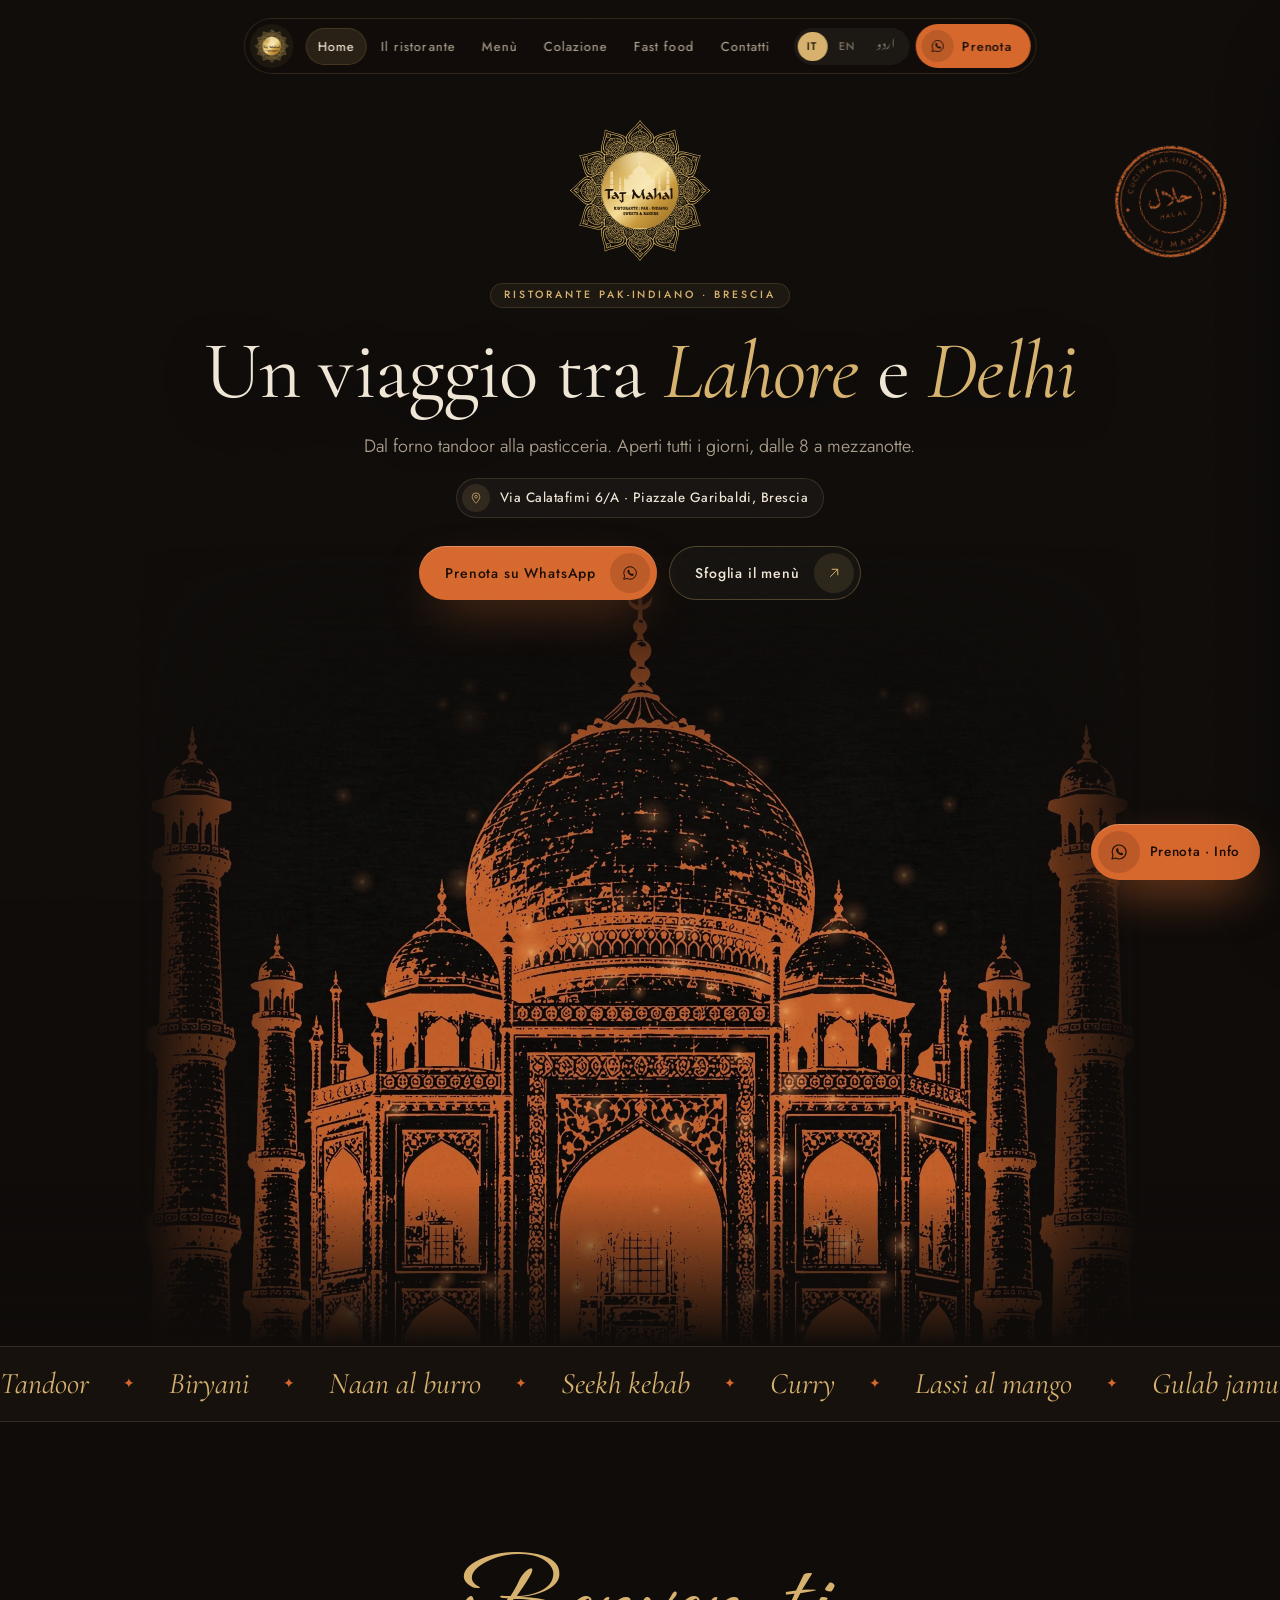
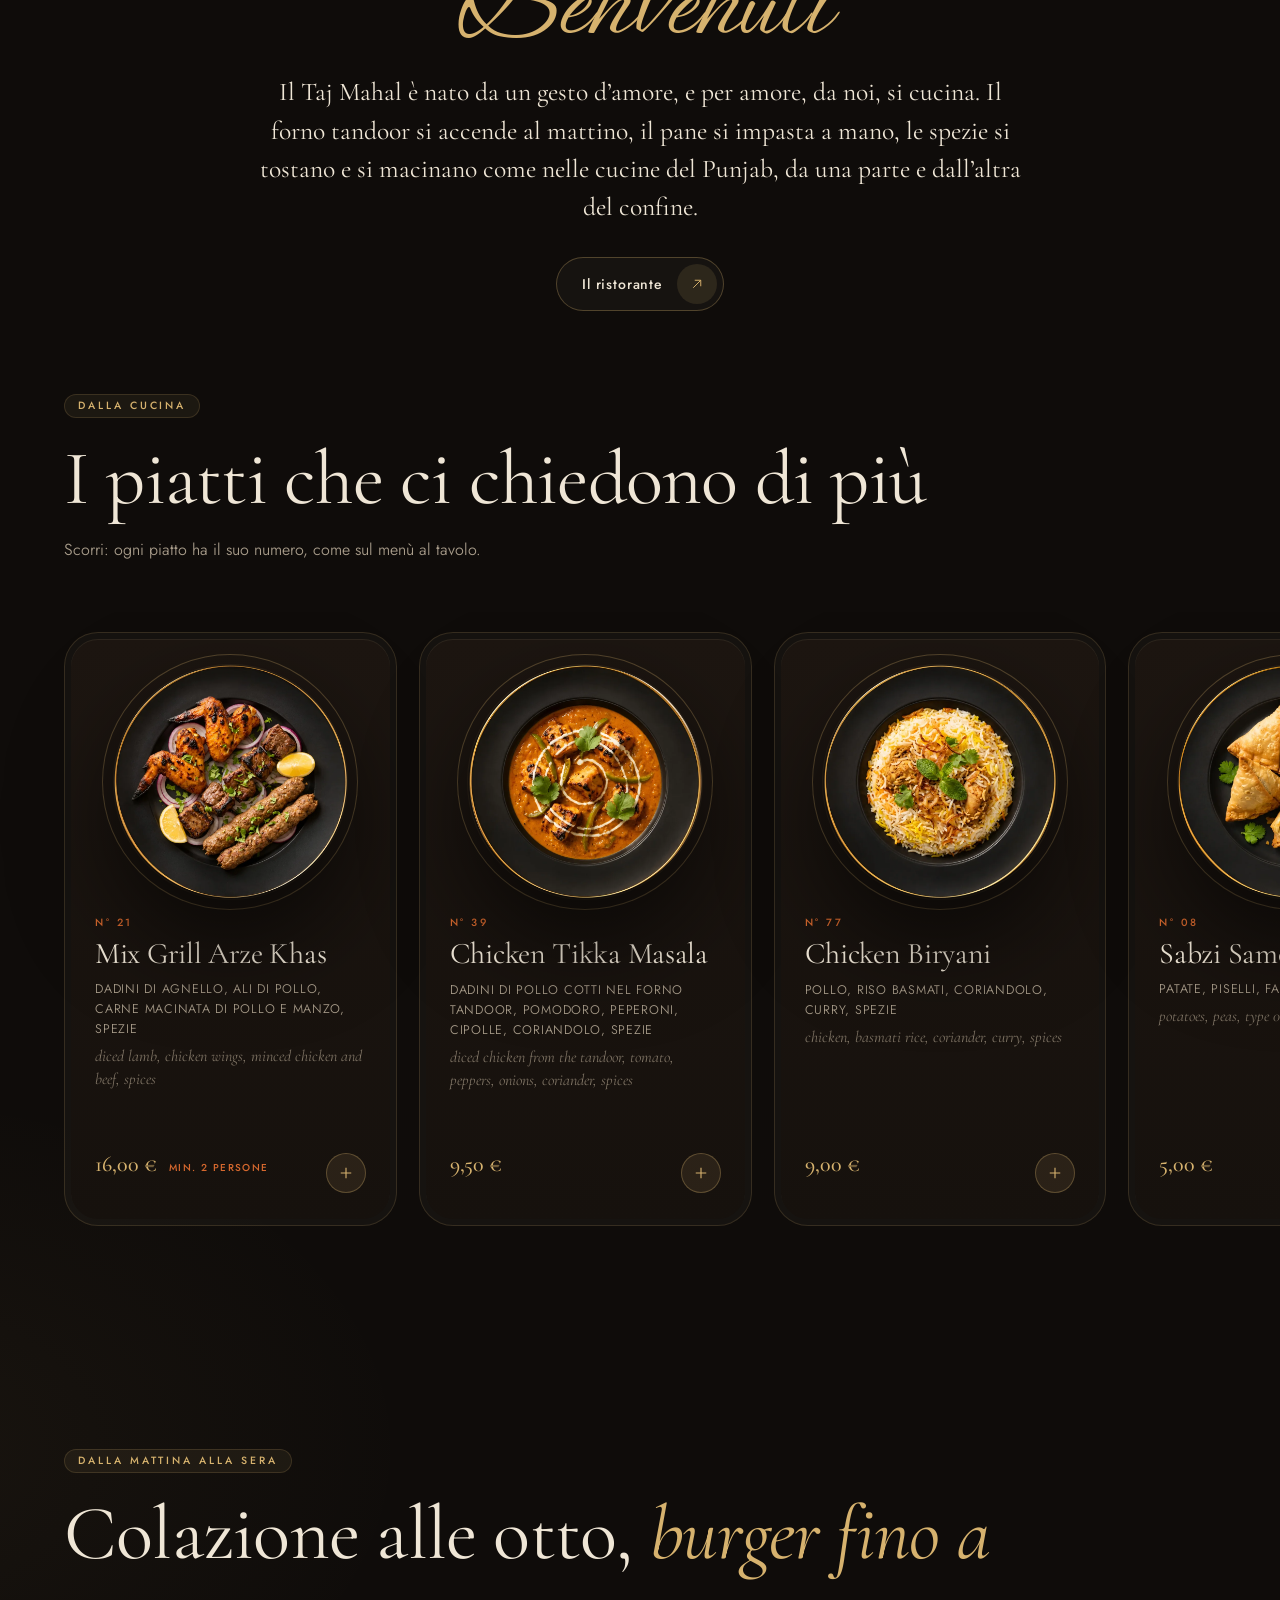
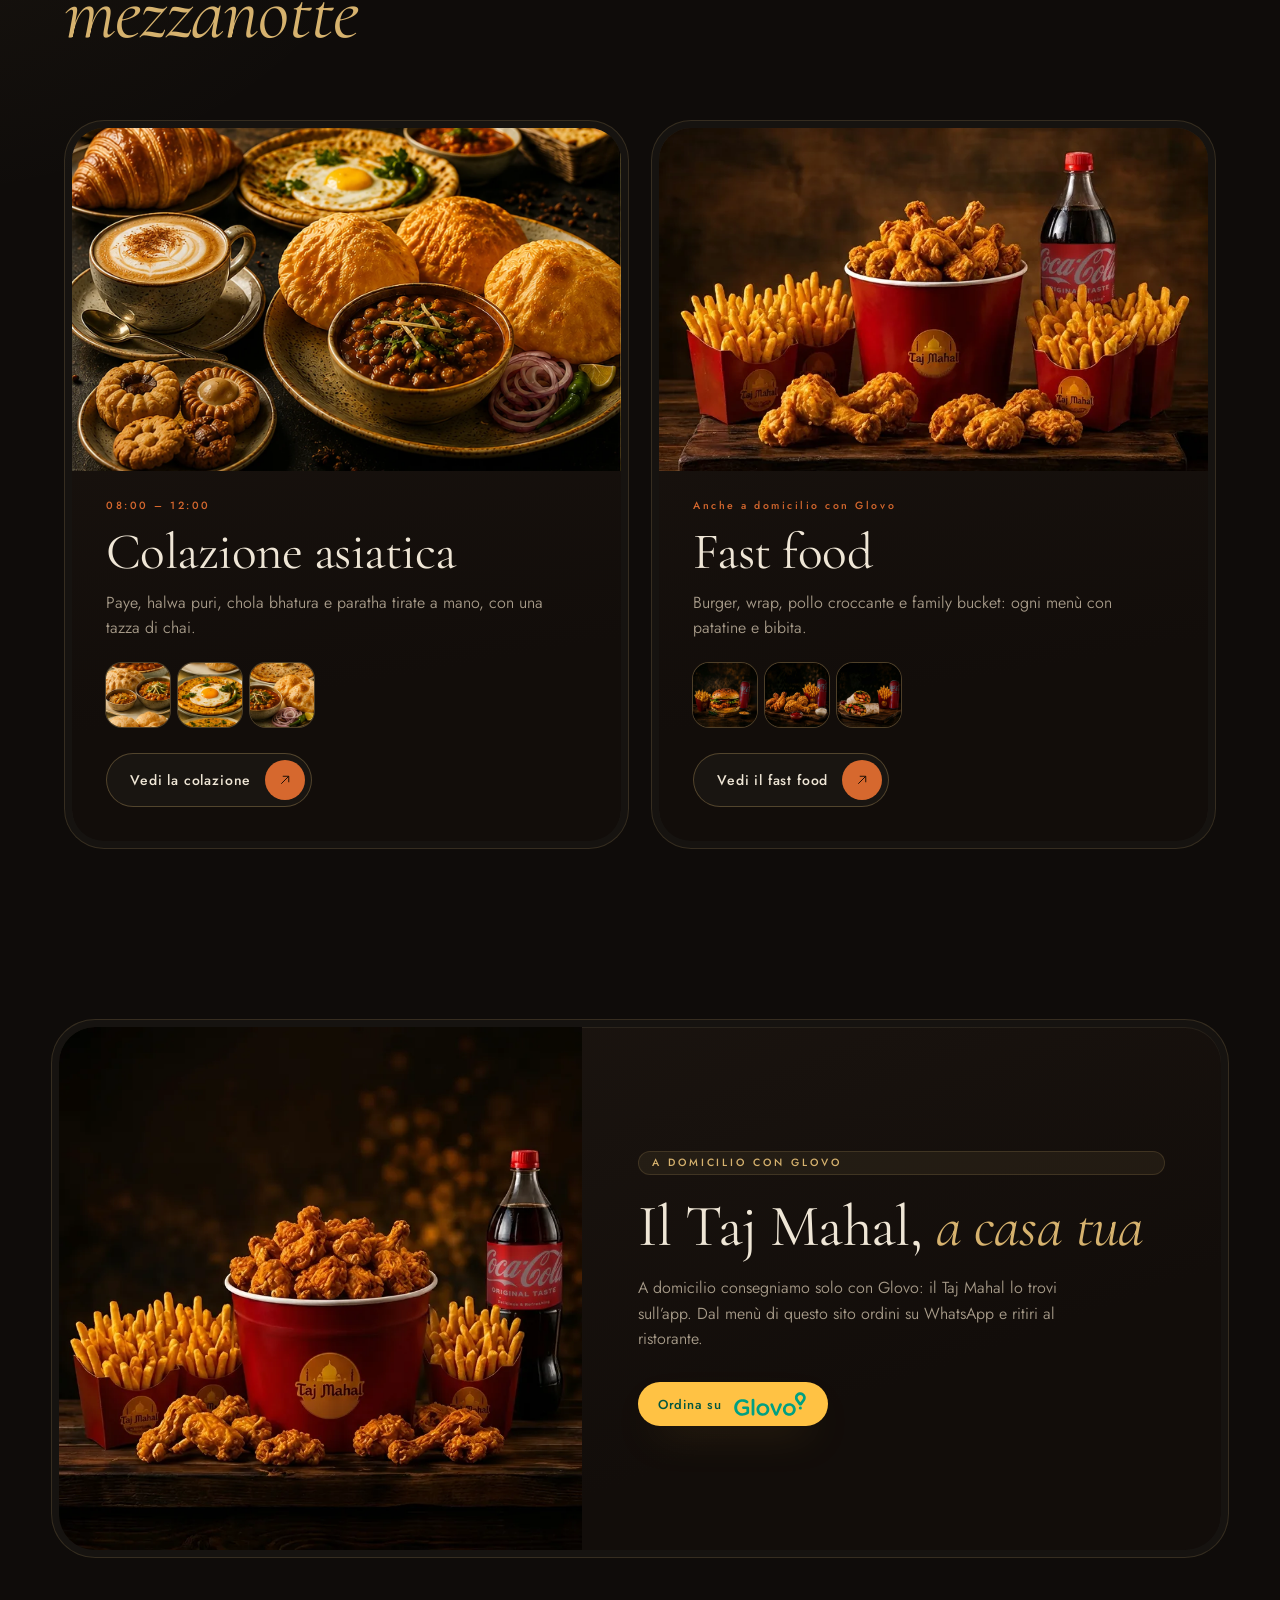
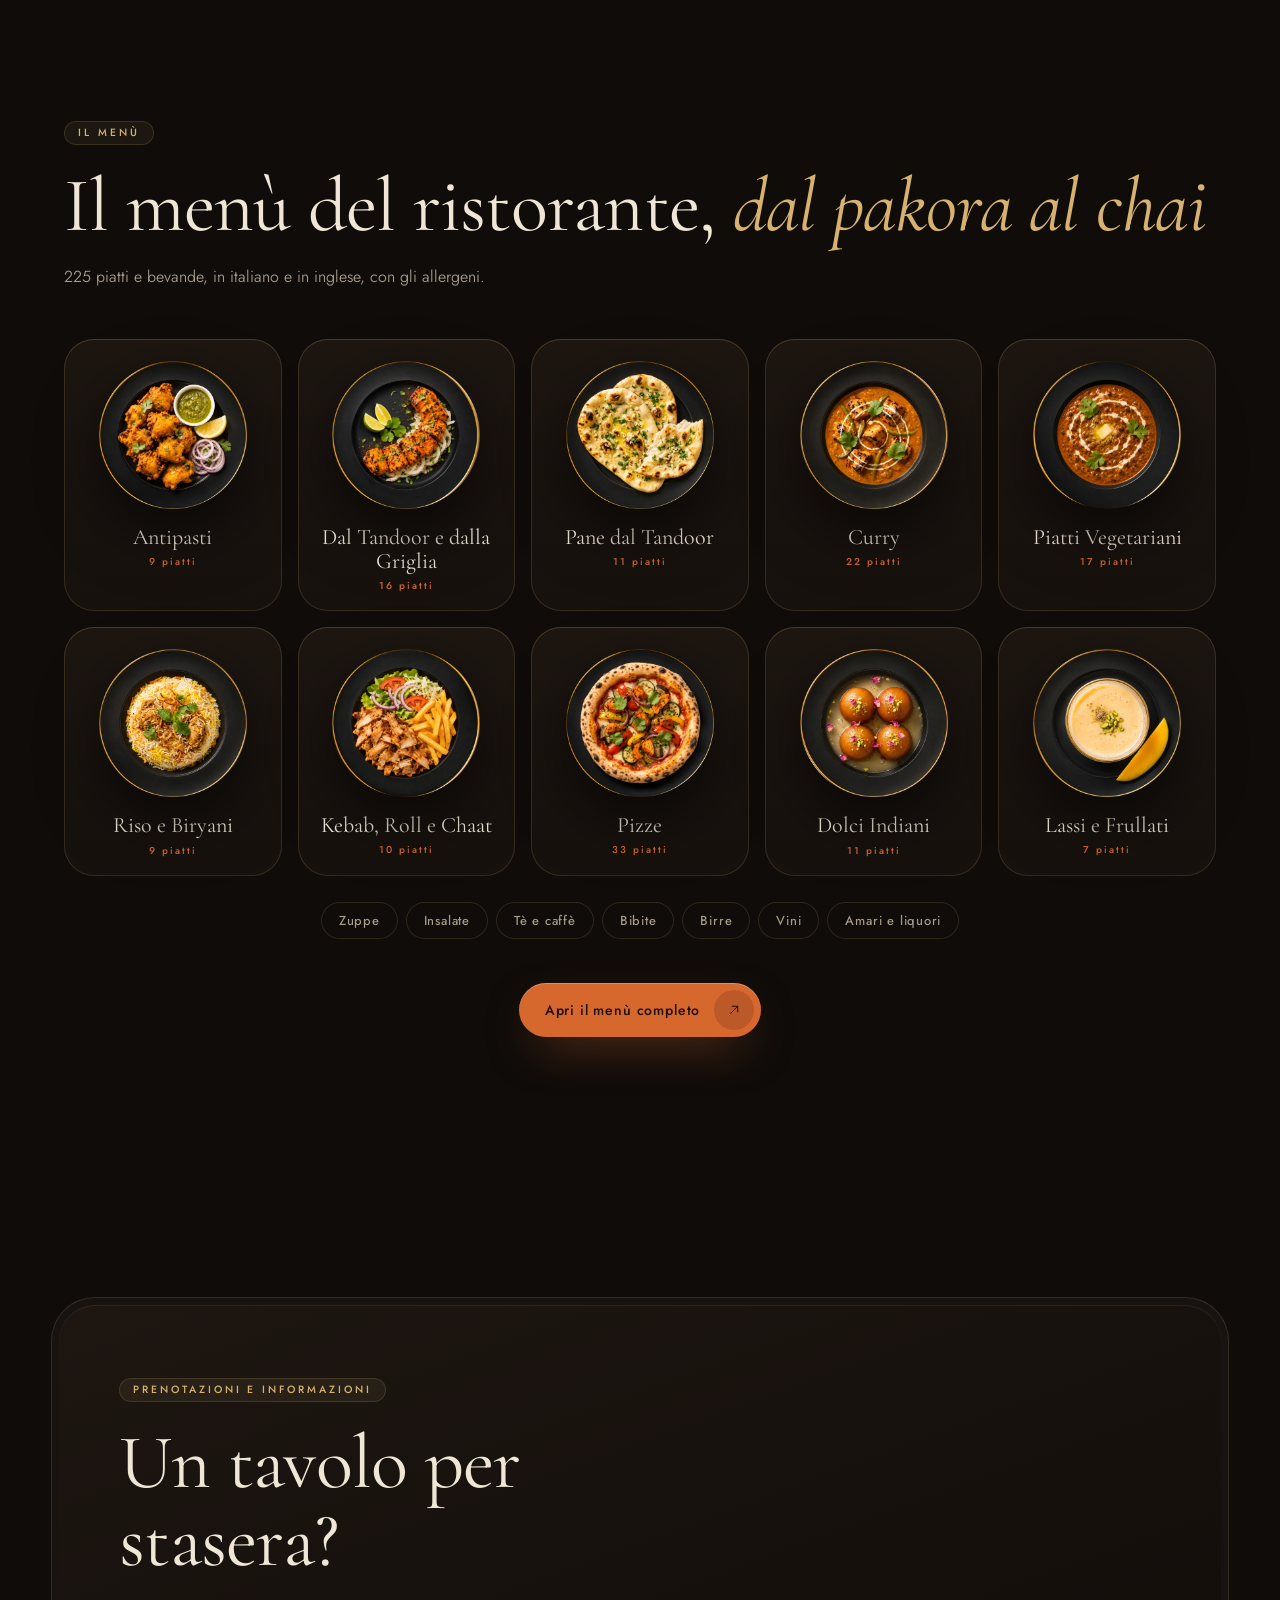
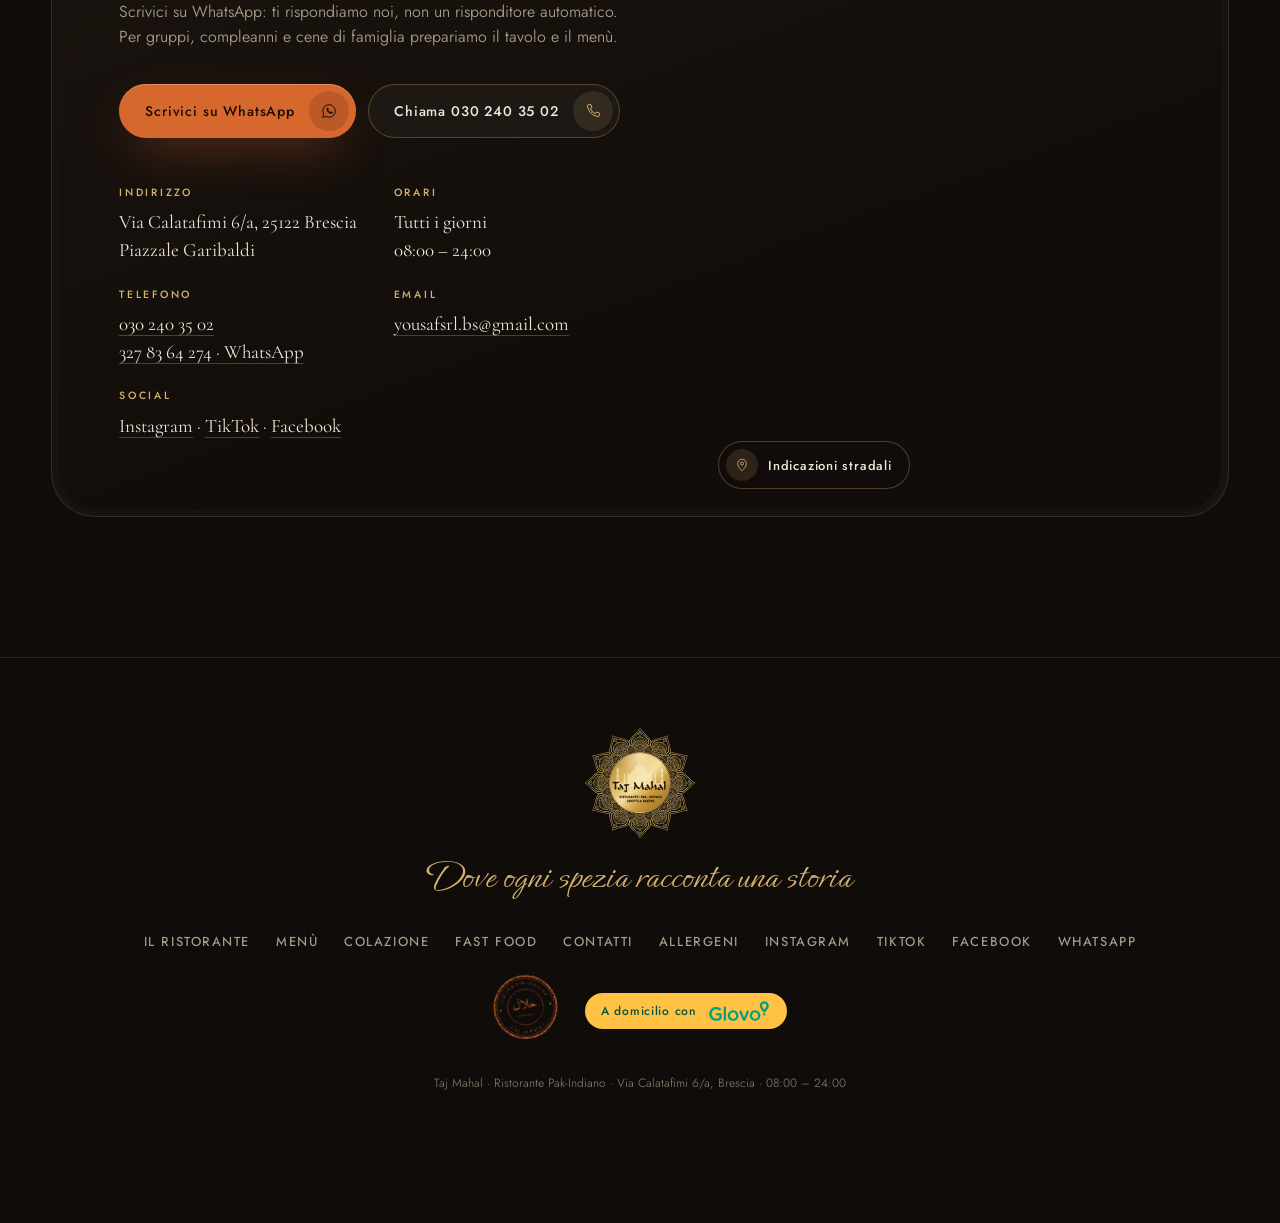
<file: index.html>
<!doctype html>
<html lang="it">
<head>
<meta charset="utf-8">
<meta name="viewport" content="width=device-width, initial-scale=1, viewport-fit=cover">
<title>Taj Mahal · Ristorante Pak-Indiano a Brescia</title>
<meta name="description" content="Taj Mahal, ristorante pakistano e indiano a Brescia in Via Calatafimi 6/a, Piazzale Garibaldi. Tandoor, curry, biryani, kebab, colazione asiatica, fast food e pasticceria. Cucina halal, aperti tutti i giorni dalle 8 alle 24.">
<meta name="theme-color" content="#0f0c0a">
<link rel="icon" href="img/logo_oro.svg">
<link rel="preload" href="fonts/cormorant.ttf" as="font" crossorigin>
<link rel="stylesheet" href="stile.css?v=18">
</head>
<body class="pag-home">
<div class="grana" aria-hidden="true"></div>
<nav class="isola" aria-label="Navigazione">
  <a class="isola-logo" href="index.html" aria-label="Taj Mahal, Home"><img src="img/logo_oro.svg" alt=""></a>
  <div class="isola-link"><a href="index.html" class="attivo" aria-current="page" data-en="Home" data-ur="ہوم">Home</a><a href="ristorante.html" data-en="The restaurant" data-ur="ریسٹورنٹ">Il ristorante</a><a href="menu.html" data-en="Menu" data-ur="مینو">Menù</a><a href="colazione.html" data-en="Breakfast" data-ur="ناشتہ">Colazione</a><a href="fastfood.html" data-en="Fast food" data-ur="فاسٹ فوڈ">Fast food</a><a href="contatti.html" data-en="Contact" data-ur="رابطہ">Contatti</a></div>
  <div class="lingua" role="group" aria-label="Lingua / Language / زبان"><button class="l-it" data-l="it" lang="it">IT</button><button class="l-en" data-l="en" lang="en">EN</button><button class="l-ur" data-l="ur" lang="ur">اردو</button></div>
  <a class="isola-wa" href="https://wa.me/393278364274?text=Ciao%20Taj%20Mahal%2C%20vorrei%20prenotare%20un%20tavolo" target="_blank" rel="noopener"><i><svg viewBox="0 0 24 24" aria-hidden="true"><path d="M3.6 20.4l1.2-4.3A8.4 8.4 0 1 1 8 19.3z" fill="none" stroke="currentColor" stroke-width="1.3" stroke-linejoin="round"/><path d="M9 8.2c.3-.6.6-.6.9-.6h.5c.2 0 .4.1.5.4l.7 1.6c.1.2 0 .5-.1.6l-.5.6c.6 1.1 1.5 2 2.7 2.6l.6-.6c.2-.2.4-.2.6-.1l1.6.7c.2.1.4.3.3.6v.5c0 .4-.3.9-.8 1.1-.7.3-1.9.3-3.6-.6-1.6-.9-3-2.4-3.6-3.9-.5-1.3-.3-2.3.2-2.9z" fill="currentColor"/></svg></i><span data-en="Book" data-ur="بکنگ">Prenota</span></a>
  <button class="hamb" aria-label="Menù di navigazione" aria-expanded="false"><span></span><span></span></button>
</nav>
<div class="velo" aria-hidden="true">
  <a href="index.html" class="attivo" aria-current="page" data-en="Home" data-ur="ہوم">Home</a><a href="ristorante.html" data-en="The restaurant" data-ur="ریسٹورنٹ">Il ristorante</a><a href="menu.html" data-en="Menu" data-ur="مینو">Menù</a><a href="colazione.html" data-en="Breakfast" data-ur="ناشتہ">Colazione</a><a href="fastfood.html" data-en="Fast food" data-ur="فاسٹ فوڈ">Fast food</a><a href="contatti.html" data-en="Contact" data-ur="رابطہ">Contatti</a>
  <a class="velo-wa" href="https://wa.me/393278364274?text=Ciao%20Taj%20Mahal%2C%20vorrei%20prenotare%20un%20tavolo" target="_blank" rel="noopener" data-en="Book on WhatsApp" data-ur="واٹس ایپ پر بکنگ کریں">Prenota su WhatsApp</a>
</div>

<header class="eroe" id="top">
  <div class="eroe-testo">
    <img class="eroe-logo carica" src="img/logo_oro.svg" alt="Taj Mahal, Ristorante Pak-Indiano, Sweets &amp; Bakers">
    <span class="occhiello carica" style="--d:120ms" data-en="Pakistani &amp; Indian restaurant · Brescia" data-ur="پاکستانی اور انڈین ریسٹورنٹ · بریشیا">Ristorante Pak-Indiano · Brescia</span>
    <h1 class="carica" style="--d:220ms" data-en="A journey between &lt;em&gt;Lahore&lt;/em&gt; and &lt;em&gt;Delhi&lt;/em&gt;" data-ur="&lt;em&gt;لاہور&lt;/em&gt; اور &lt;em&gt;دہلی&lt;/em&gt; کے درمیان ایک سفر">Un viaggio tra <em>Lahore</em> e <em>Delhi</em></h1>
    <p class="eroe-sotto carica" style="--d:320ms" data-en="From the tandoor oven to the pastry kitchen. Open every day, 8 am to midnight." data-ur="تندور سے بیکری تک۔ روزانہ کھلا ہے، صبح 8 بجے سے آدھی رات تک۔">Dal forno tandoor alla pasticceria. Aperti tutti i giorni, dalle 8 a mezzanotte.</p>
    <a class="eroe-dove carica" style="--d:380ms" href="https://www.google.com/maps/search/?api=1&query=Taj+Mahal+Via+Calatafimi+6a+Brescia" target="_blank" rel="noopener"><i><svg viewBox="0 0 24 24" aria-hidden="true"><path d="M12 21s-6.5-6.1-6.5-11.2a6.5 6.5 0 0 1 13 0C18.5 14.9 12 21 12 21z" fill="none" stroke="currentColor" stroke-width="1.3"/><circle cx="12" cy="9.8" r="2.3" fill="none" stroke="currentColor" stroke-width="1.3"/></svg></i>Via Calatafimi 6/A · Piazzale Garibaldi, Brescia</a>
    <div class="eroe-cta carica" style="--d:440ms"><a class="btn pieno" href="https://wa.me/393278364274?text=Ciao%20Taj%20Mahal%2C%20vorrei%20prenotare%20un%20tavolo" target="_blank" rel="noopener"><span data-en="Book on WhatsApp" data-ur="واٹس ایپ پر بکنگ کریں">Prenota su WhatsApp</span><i><svg viewBox="0 0 24 24" aria-hidden="true"><path d="M3.6 20.4l1.2-4.3A8.4 8.4 0 1 1 8 19.3z" fill="none" stroke="currentColor" stroke-width="1.3" stroke-linejoin="round"/><path d="M9 8.2c.3-.6.6-.6.9-.6h.5c.2 0 .4.1.5.4l.7 1.6c.1.2 0 .5-.1.6l-.5.6c.6 1.1 1.5 2 2.7 2.6l.6-.6c.2-.2.4-.2.6-.1l1.6.7c.2.1.4.3.3.6v.5c0 .4-.3.9-.8 1.1-.7.3-1.9.3-3.6-.6-1.6-.9-3-2.4-3.6-3.9-.5-1.3-.3-2.3.2-2.9z" fill="currentColor"/></svg></i></a><a class="btn vuoto" href="menu.html"><span data-en="See the menu" data-ur="مینو دیکھیں">Sfoglia il menù</span><i><svg viewBox="0 0 24 24" aria-hidden="true"><path d="M7 17L17 7M9 7h8v8" fill="none" stroke="currentColor" stroke-width="1.3"/></svg></i></a></div>
  </div>
  <div class="eroe-taj" aria-hidden="true"><img src="img/taj_nero_taglio.webp" alt=""><canvas class="brace"></canvas></div>
  <div class="eroe-timbro carica" style="--d:600ms"><svg class="timbro" viewBox="0 0 100 100" role="img" aria-label="Halal"><defs><filter id="tb-u" x="-5%" y="-5%" width="110%" height="110%"><feTurbulence type="fractalNoise" baseFrequency=".55" numOctaves="2" seed="11"/><feColorMatrix type="matrix" values="0 0 0 0 0  0 0 0 0 0  0 0 0 0 0  4.2 0 0 0 -1"/><feComposite in="SourceGraphic" operator="in"/></filter><path id="tb-su" d="M15.5,50 A34.5,34.5 0 0 1 84.5,50"/><path id="tb-giu" d="M16,50 A34,34 0 0 0 84,50"/></defs><g filter="url(#tb-u)" fill="#d6682e" stroke="#d6682e"><circle cx="50" cy="50" r="47" fill="none" stroke-width="2.4"/><circle cx="50" cy="50" r="43.5" fill="none" stroke-width=".7"/><circle cx="50" cy="50" r="27" fill="none" stroke-width=".7"/><text font-family="Jost" font-size="6" letter-spacing="1.3" stroke="none" text-anchor="middle"><textPath href="#tb-su" startOffset="50%">CUCINA PAK-INDIANA</textPath></text><text font-family="Jost" font-size="6.6" letter-spacing="2.2" stroke="none" text-anchor="middle" dominant-baseline="hanging"><textPath href="#tb-giu" startOffset="50%">TAJ MAHAL</textPath></text><circle cx="12" cy="50" r="1.4" stroke="none"/><circle cx="88" cy="50" r="1.4" stroke="none"/><text x="50" y="52" font-family="Amiri" font-size="21" stroke="none" text-anchor="middle">حلال</text><text x="50.8" y="63" font-family="Jost" font-size="5.4" letter-spacing="2" stroke="none" text-anchor="middle">HALAL</text></g></svg></div>
</header>

<div class="nastro" aria-hidden="true"><div><span data-en="Tandoor" data-ur="تندور">Tandoor</span><i>✦</i><span data-en="Biryani" data-ur="بریانی">Biryani</span><i>✦</i><span data-en="Butter naan" data-ur="مکھن والا نان">Naan al burro</span><i>✦</i><span data-en="Seekh kebab" data-ur="سیخ کباب">Seekh kebab</span><i>✦</i><span data-en="Curry" data-ur="سالن">Curry</span><i>✦</i><span data-en="Mango lassi" data-ur="آم کی لسی">Lassi al mango</span><i>✦</i><span data-en="Gulab jamun" data-ur="گلاب جامن">Gulab jamun</span><i>✦</i><span data-en="Chai" data-ur="چائے">Chai</span><i>✦</i><span data-en="Halal" data-ur="حلال">Halal</span><i>✦</i><span data-en="Tandoor" data-ur="تندور">Tandoor</span><i>✦</i><span data-en="Biryani" data-ur="بریانی">Biryani</span><i>✦</i><span data-en="Butter naan" data-ur="مکھن والا نان">Naan al burro</span><i>✦</i><span data-en="Seekh kebab" data-ur="سیخ کباب">Seekh kebab</span><i>✦</i><span data-en="Curry" data-ur="سالن">Curry</span><i>✦</i><span data-en="Mango lassi" data-ur="آم کی لسی">Lassi al mango</span><i>✦</i><span data-en="Gulab jamun" data-ur="گلاب جامن">Gulab jamun</span><i>✦</i><span data-en="Chai" data-ur="چائے">Chai</span><i>✦</i><span data-en="Halal" data-ur="حلال">Halal</span><i>✦</i></div></div>

<section class="benvenuti rivela">
  <h2 class="scr" data-en="Welcome" data-ur="خوش آمدید">Benvenuti</h2>
  <p data-en="The Taj Mahal was born of love, and with love we cook. Our clay tandoor is lit every morning, our bread is kneaded by hand and our spices are toasted and ground the way they are in the kitchens of Punjab, on both sides of the border." data-ur="تاج محل محبت سے بنا، اور ہم محبت سے کھانا پکاتے ہیں۔ ہمارا مٹی کا تندور ہر صبح جلتا ہے، روٹی ہاتھ سے گوندھی جاتی ہے اور مصالحے ویسے ہی بھونے اور پیسے جاتے ہیں جیسے پنجاب کے باورچی خانوں میں، سرحد کے دونوں طرف۔">Il Taj Mahal è nato da un gesto d’amore, e per amore, da noi, si cucina. Il forno tandoor si accende al mattino, il pane si impasta a mano, le spezie si tostano e si macinano come nelle cucine del Punjab, da una parte e dall’altra del confine.</p>
  <a class="btn vuoto" href="ristorante.html"><span data-en="The restaurant" data-ur="ریسٹورنٹ">Il ristorante</span><i><svg viewBox="0 0 24 24" aria-hidden="true"><path d="M7 17L17 7M9 7h8v8" fill="none" stroke="currentColor" stroke-width="1.3"/></svg></i></a>
</section>


<section class="piatti" id="piatti">
  <div class="pt-testa rivela">
    <span class="occhiello" data-en="From our kitchen" data-ur="ہمارے کچن سے">Dalla cucina</span>
    <h2 data-en="The dishes our guests ask for" data-ur="وہ کھانے جو مہمان سب سے زیادہ مانگتے ہیں">I piatti che ci chiedono di più</h2>
    <p data-en="Scroll: every dish has its number, just like the menu at the table." data-ur="اسکرول کریں: ہر ڈش کا اپنا نمبر ہے، بالکل میز والے مینو کی طرح۔">Scorri: ogni piatto ha il suo numero, come sul menù al tavolo.</p>
  </div>
  <div class="binario" tabindex="0" aria-label="Piatti in evidenza"><article class="piatto rivela" style="--d:0ms"><div class="pi-guscio"><div class="pi-nucleo"><div class="pi-foto"><span class="pi-anello"></span><img src="img/piatti/03_mix_grill.webp" alt="Mix Grill Arze Khas" loading="lazy"></div><div class="pi-n">N° 21</div><h3>Mix Grill Arze Khas</h3><p class="it">dadini di agnello, ali di pollo, carne macinata di pollo e manzo, spezie</p><p class="en">diced lamb, chicken wings, minced chicken and beef, spices</p><p class="ur" lang="ur" dir="rtl">مٹن کے ٹکڑے، چکن ونگز، چکن اور گائے کا قیمہ، مصالحے</p><div class="pi-pr"><b>16,00 €</b><span class="nota" data-en="min. 2 people" data-ur="کم از کم 2 افراد">min. 2 persone</span><button class="agg" data-id="m21" data-nome="Mix Grill Arze Khas (n° 21)" data-prezzo="16.00" aria-label="Aggiungi Mix Grill Arze Khas (n° 21) all’ordine"><svg viewBox="0 0 24 24" aria-hidden="true"><path d="M12 5v14M5 12h14" fill="none" stroke="currentColor" stroke-width="1.5"/></svg></button></div></div></div></article><article class="piatto rivela" style="--d:70ms"><div class="pi-guscio"><div class="pi-nucleo"><div class="pi-foto"><span class="pi-anello"></span><img src="img/piatti/01_chicken_tikka_masala.webp" alt="Chicken Tikka Masala" loading="lazy"></div><div class="pi-n">N° 39</div><h3>Chicken Tikka Masala</h3><p class="it">dadini di pollo cotti nel forno tandoor, pomodoro, peperoni, cipolle, coriandolo, spezie</p><p class="en">diced chicken from the tandoor, tomato, peppers, onions, coriander, spices</p><p class="ur" lang="ur" dir="rtl">تندوری چکن کے ٹکڑے، ٹماٹر، شملہ مرچ، پیاز، دھنیا، مصالحے</p><div class="pi-pr"><b>9,50 €</b><button class="agg" data-id="m39" data-nome="Chicken Tikka Masala (n° 39)" data-prezzo="9.50" aria-label="Aggiungi Chicken Tikka Masala (n° 39) all’ordine"><svg viewBox="0 0 24 24" aria-hidden="true"><path d="M12 5v14M5 12h14" fill="none" stroke="currentColor" stroke-width="1.5"/></svg></button></div></div></div></article><article class="piatto rivela" style="--d:140ms"><div class="pi-guscio"><div class="pi-nucleo"><div class="pi-foto"><span class="pi-anello"></span><img src="img/piatti/02_chicken_biryani.webp" alt="Chicken Biryani" loading="lazy"></div><div class="pi-n">N° 77</div><h3>Chicken Biryani</h3><p class="it">pollo, riso basmati, coriandolo, curry, spezie</p><p class="en">chicken, basmati rice, coriander, curry, spices</p><p class="ur" lang="ur" dir="rtl">چکن، باسمتی چاول، دھنیا، کری، مصالحے</p><div class="pi-pr"><b>9,00 €</b><button class="agg" data-id="m77" data-nome="Chicken Biryani (n° 77)" data-prezzo="9.00" aria-label="Aggiungi Chicken Biryani (n° 77) all’ordine"><svg viewBox="0 0 24 24" aria-hidden="true"><path d="M12 5v14M5 12h14" fill="none" stroke="currentColor" stroke-width="1.5"/></svg></button></div></div></div></article><article class="piatto rivela" style="--d:210ms"><div class="pi-guscio"><div class="pi-nucleo"><div class="pi-foto"><span class="pi-anello"></span><img src="img/piatti/04_samosa.webp" alt="Sabzi Samosa" loading="lazy"></div><div class="pi-n">N° 08</div><h3>Sabzi Samosa</h3><p class="it">patate, piselli, farina tipo 00, spezie</p><p class="en">potatoes, peas, type 00 flour, spices</p><p class="ur" lang="ur" dir="rtl">آلو، مٹر، میدہ، مصالحے</p><div class="pi-pr"><b>5,00 €</b><button class="agg" data-id="m08" data-nome="Sabzi Samosa (n° 8)" data-prezzo="5.00" aria-label="Aggiungi Sabzi Samosa (n° 8) all’ordine"><svg viewBox="0 0 24 24" aria-hidden="true"><path d="M12 5v14M5 12h14" fill="none" stroke="currentColor" stroke-width="1.5"/></svg></button></div></div></div></article><article class="piatto rivela" style="--d:280ms"><div class="pi-guscio"><div class="pi-nucleo"><div class="pi-foto"><span class="pi-anello"></span><img src="img/piatti/16_gamberi_masala.webp" alt="Gamberi Masala" loading="lazy"></div><div class="pi-n">N° 52</div><h3>Gamberi Masala</h3><p class="it">gamberetti, pomodoro fresco, peperoni, salsa di verdure, coriandolo, spezie</p><p class="en">shrimp, fresh tomato, peppers, vegetable sauce, coriander, spices</p><p class="ur" lang="ur" dir="rtl">جھینگے، تازہ ٹماٹر، شملہ مرچ، سبزیوں کی گریوی، دھنیا، مصالحے</p><div class="pi-pr"><b>13,00 €</b><button class="agg" data-id="m52" data-nome="Gamberi Masala (n° 52)" data-prezzo="13.00" aria-label="Aggiungi Gamberi Masala (n° 52) all’ordine"><svg viewBox="0 0 24 24" aria-hidden="true"><path d="M12 5v14M5 12h14" fill="none" stroke="currentColor" stroke-width="1.5"/></svg></button></div></div></div></article><article class="piatto rivela" style="--d:350ms"><div class="pi-guscio"><div class="pi-nucleo"><div class="pi-foto"><span class="pi-anello"></span><img src="img/piatti/10_seekh_kebab_roll.webp" alt="Seekh Kebab Roll" loading="lazy"></div><div class="pi-n">N° 111</div><h3>Seekh Kebab Roll</h3><p class="it">piadina arrotolata, carne macinata di pollo, insalata verde, cipolla, verza, pomodoro, salsa piccante, yogurt, salsa all’aglio</p><p class="en">rolled flatbread, minced chicken, green salad, onion, cabbage, tomato, hot sauce, yogurt, garlic sauce</p><p class="ur" lang="ur" dir="rtl">رول روٹی، چکن کا قیمہ، سبز سلاد، پیاز، بند گوبھی، ٹماٹر، تیز ساس، دہی، لہسن کی ساس</p><div class="pi-pr"><b>5,50 €</b><button class="agg" data-id="m111" data-nome="Seekh Kebab Roll (n° 111)" data-prezzo="5.50" aria-label="Aggiungi Seekh Kebab Roll (n° 111) all’ordine"><svg viewBox="0 0 24 24" aria-hidden="true"><path d="M12 5v14M5 12h14" fill="none" stroke="currentColor" stroke-width="1.5"/></svg></button></div></div></div></article><article class="piatto rivela" style="--d:420ms"><div class="pi-guscio"><div class="pi-nucleo"><div class="pi-foto"><span class="pi-anello"></span><img src="img/piatti/12_tikki_chaat.webp" alt="Tikki Chaat" loading="lazy"></div><div class="pi-n">N° 114</div><h3>Tikki Chaat</h3><p class="it">polpette di verdure, uova, farina tipo 00, spezie, cipolla, ceci, salsa alla menta, salsa dolce, pomodoro, cetrioli</p><p class="en">vegetable patties, eggs, type 00 flour, spices, onion, chickpeas, mint sauce, sweet sauce, tomato, cucumbers</p><p class="ur" lang="ur" dir="rtl">سبزیوں کی ٹکیاں، انڈے، میدہ، مصالحے، پیاز، چنے، پودینے کی چٹنی، میٹھی چٹنی، ٹماٹر، کھیرا</p><div class="pi-pr"><b>6,00 €</b><button class="agg" data-id="m114" data-nome="Tikki Chaat (n° 114)" data-prezzo="6.00" aria-label="Aggiungi Tikki Chaat (n° 114) all’ordine"><svg viewBox="0 0 24 24" aria-hidden="true"><path d="M12 5v14M5 12h14" fill="none" stroke="currentColor" stroke-width="1.5"/></svg></button></div></div></div></article><article class="piatto rivela" style="--d:490ms"><div class="pi-guscio"><div class="pi-nucleo"><div class="pi-foto"><span class="pi-anello"></span><img src="img/piatti/15_butter_chicken.webp" alt="Butter Chicken" loading="lazy"></div><div class="pi-n">N° 44</div><h3>Butter Chicken</h3><p class="it">pollo cotto nel forno tandoor, mandorle, panna, zucchero, spezie</p><p class="en">tandoor-cooked chicken, almonds, cream, sugar, spices</p><p class="ur" lang="ur" dir="rtl">تندوری چکن، بادام، کریم، چینی، مصالحے</p><div class="pi-pr"><b>11,00 €</b><button class="agg" data-id="m44" data-nome="Butter Chicken (n° 44)" data-prezzo="11.00" aria-label="Aggiungi Butter Chicken (n° 44) all’ordine"><svg viewBox="0 0 24 24" aria-hidden="true"><path d="M12 5v14M5 12h14" fill="none" stroke="currentColor" stroke-width="1.5"/></svg></button></div></div></div></article><article class="piatto rivela" style="--d:560ms"><div class="pi-guscio"><div class="pi-nucleo"><div class="pi-foto"><span class="pi-anello"></span><img src="img/piatti/07_palak_paneer.webp" alt="Palak Paneer" loading="lazy"></div><div class="pi-n">N° 60</div><h3>Palak Paneer</h3><p class="it">spinaci, formaggio, panna, coriandolo, curry, spezie</p><p class="en">spinach, cheese, cream, coriander, curry, spices</p><p class="ur" lang="ur" dir="rtl">پالک، پنیر، کریم، دھنیا، کری، مصالحے</p><div class="pi-pr"><b>9,00 €</b><button class="agg" data-id="m60" data-nome="Palak Paneer (n° 60)" data-prezzo="9.00" aria-label="Aggiungi Palak Paneer (n° 60) all’ordine"><svg viewBox="0 0 24 24" aria-hidden="true"><path d="M12 5v14M5 12h14" fill="none" stroke="currentColor" stroke-width="1.5"/></svg></button></div></div></div></article><article class="piatto rivela" style="--d:630ms"><div class="pi-guscio"><div class="pi-nucleo"><div class="pi-foto"><span class="pi-anello"></span><img src="img/piatti/09_ras_malai.webp" alt="Ras Malai" loading="lazy"></div><div class="pi-n">N° 94</div><h3>Ras Malai</h3><p class="it">latte fresco, pistacchio, zucchero, formaggio</p><p class="en">fresh milk, pistachio, sugar, cheese</p><p class="ur" lang="ur" dir="rtl">تازہ دودھ، پستہ، چینی، پنیر</p><div class="pi-pr"><b>5,00 €</b><button class="agg" data-id="m94" data-nome="Ras Malai (n° 94)" data-prezzo="5.00" aria-label="Aggiungi Ras Malai (n° 94) all’ordine"><svg viewBox="0 0 24 24" aria-hidden="true"><path d="M12 5v14M5 12h14" fill="none" stroke="currentColor" stroke-width="1.5"/></svg></button></div></div></div></article></div>
</section>

<section class="giornata" id="giornata">
  <div class="pt-testa rivela">
    <span class="occhiello" data-en="From morning to night" data-ur="صبح سے رات تک">Dalla mattina alla sera</span>
    <h2 data-en="Breakfast at eight, &lt;em&gt;burgers until midnight&lt;/em&gt;" data-ur="صبح آٹھ بجے ناشتہ، &lt;em&gt;آدھی رات تک برگر&lt;/em&gt;">Colazione alle otto, <em>burger fino a mezzanotte</em></h2>
  </div>
  <div class="gi-carte">
    <a class="gi-carta rivela" href="colazione.html"><div class="gi-guscio"><div class="gi-nucleo">
      <div class="gi-foto"><img src="img/colazione/scena.webp" alt="" loading="lazy"></div>
      <div class="gi-testo"><span class="pi-n">08:00 – 12:00</span><h3 data-en="Asian breakfast" data-ur="ایشیائی ناشتہ">Colazione asiatica</h3>
        <p data-en="Paye, halwa puri, chola bhatura and paratha rolled by hand, with a cup of chai." data-ur="پائے، حلوہ پوری، چھولے بھٹورے اور ہاتھ سے بنے پراٹھے، ساتھ ایک کپ چائے۔">Paye, halwa puri, chola bhatura e paratha tirate a mano, con una tazza di chai.</p>
        <div class="gi-mini"><img src="img/colazione/halwa_puri.webp" alt="" loading="lazy"><img src="img/colazione/anda_pratha.webp" alt="" loading="lazy"><img src="img/colazione/chola_bhatura.webp" alt="" loading="lazy"></div>
        <span class="gi-vai"><span data-en="See breakfast" data-ur="ناشتہ دیکھیں">Vedi la colazione</span><i><svg viewBox="0 0 24 24" aria-hidden="true"><path d="M7 17L17 7M9 7h8v8" fill="none" stroke="currentColor" stroke-width="1.3"/></svg></i></span></div>
    </div></div></a>
    <a class="gi-carta rivela" style="--d:120ms" href="fastfood.html"><div class="gi-guscio"><div class="gi-nucleo">
      <div class="gi-foto"><img src="img/fastfood/19.webp" alt="" loading="lazy"></div>
      <div class="gi-testo"><span class="pi-n" data-en="Also delivered with Glovo" data-ur="Glovo کے ذریعے گھر پر بھی">Anche a domicilio con Glovo</span><h3>Fast food</h3>
        <p data-en="Burgers, wraps, crispy chicken and family buckets: every menu with fries and a drink." data-ur="برگر، ریپ، کرسپی چکن اور فیملی بکٹ: ہر مینو کے ساتھ فرائز اور مشروب۔">Burger, wrap, pollo croccante e family bucket: ogni menù con patatine e bibita.</p>
        <div class="gi-mini"><img src="img/fastfood/02.webp" alt="" loading="lazy"><img src="img/fastfood/11.webp" alt="" loading="lazy"><img src="img/fastfood/18.webp" alt="" loading="lazy"></div>
        <span class="gi-vai"><span data-en="See fast food" data-ur="فاسٹ فوڈ دیکھیں">Vedi il fast food</span><i><svg viewBox="0 0 24 24" aria-hidden="true"><path d="M7 17L17 7M9 7h8v8" fill="none" stroke="currentColor" stroke-width="1.3"/></svg></i></span></div>
    </div></div></a>
  </div>
</section>

<section class="delivery" id="delivery">
  <div class="dl-guscio rivela"><div class="dl-nucleo">
    <div class="dl-foto"><img src="img/fastfood/20.webp" alt="" loading="lazy"></div>
    <div class="dl-testo">
      <span class="occhiello" data-en="Delivery with Glovo" data-ur="Glovo کے ذریعے ہوم ڈیلیوری">A domicilio con Glovo</span>
      <h2 data-en="Taj Mahal, &lt;em&gt;at your door&lt;/em&gt;" data-ur="تاج محل، &lt;em&gt;آپ کے دروازے پر&lt;/em&gt;">Il Taj Mahal, <em>a casa tua</em></h2>
      <p data-en="Home delivery is only with Glovo: you will find the Taj Mahal in the app. From the menu on this site you can order on WhatsApp and pick up at the restaurant." data-ur="ہوم ڈیلیوری صرف Glovo کے ذریعے ہے: Taj Mahal آپ کو ایپ میں مل جائے گا۔ اس ویب سائٹ کے مینو سے واٹس ایپ پر آرڈر کریں اور ریسٹورنٹ سے لے جائیں۔">A domicilio consegniamo solo con Glovo: il Taj Mahal lo trovi sull’app. Dal menù di questo sito ordini su WhatsApp e ritiri al ristorante.</p>
      <a class="glovo" href="https://glovoapp.com/it/it/brescia/stores/ristorante-taj-mahal-vbs" target="_blank" rel="noopener"><span data-en="Order on" data-ur="آرڈر کریں">Ordina su</span><img src="img/marchi/glovo_verde.svg" alt="Glovo"></a>
    </div>
  </div></div>
</section>

<section class="indice" id="menu">
  <div class="mn-testa rivela">
    <span class="occhiello" data-en="The menu" data-ur="مینو">Il menù</span>
    <h2 data-en="The restaurant menu, &lt;em&gt;from pakora to chai&lt;/em&gt;" data-ur="ریسٹورنٹ کا مینو، &lt;em&gt;پکوڑوں سے چائے تک&lt;/em&gt;">Il menù del ristorante, <em>dal pakora al chai</em></h2>
    <p data-en="225 dishes and drinks, written in Italian and English, with allergens." data-ur="225 کھانے اور مشروبات، اطالوی اور انگریزی میں، الرجی کی معلومات کے ساتھ۔">225 piatti e bevande, in italiano e in inglese, con gli allergeni.</p>
  </div>
  <div class="tessere"><a class="tessera rivela" style="--d:0ms" href="menu.html#m-antipasti"><span class="te-foto"><img src="img/piatti/13_chicken_pakora.webp" alt="" loading="lazy"></span><span class="te-nome" data-en="Starters" data-ur="اسٹارٹرز">Antipasti</span><span class="te-n">9</span></a><a class="tessera rivela" style="--d:50ms" href="menu.html#m-tandoor"><span class="te-foto"><img src="img/piatti/14_chicken_tikka_grill.webp" alt="" loading="lazy"></span><span class="te-nome" data-en="From the Tandoor &amp; Grill" data-ur="تندور اور گرل سے">Dal Tandoor e dalla Griglia</span><span class="te-n">16</span></a><a class="tessera rivela" style="--d:100ms" href="menu.html#m-pane"><span class="te-foto"><img src="img/piatti/05_garlic_naan.webp" alt="" loading="lazy"></span><span class="te-nome" data-en="Tandoor Breads" data-ur="تندوری روٹیاں">Pane dal Tandoor</span><span class="te-n">11</span></a><a class="tessera rivela" style="--d:150ms" href="menu.html#m-curry"><span class="te-foto"><img src="img/piatti/01_chicken_tikka_masala.webp" alt="" loading="lazy"></span><span class="te-nome" data-en="Curries" data-ur="سالن">Curry</span><span class="te-n">22</span></a><a class="tessera rivela" style="--d:200ms" href="menu.html#m-vegetariani"><span class="te-foto"><img src="img/piatti/17_daal_makhani.webp" alt="" loading="lazy"></span><span class="te-nome" data-en="Vegetarian Dishes" data-ur="سبزی خور کھانے">Piatti Vegetariani</span><span class="te-n">17</span></a><a class="tessera rivela" style="--d:250ms" href="menu.html#m-riso"><span class="te-foto"><img src="img/piatti/02_chicken_biryani.webp" alt="" loading="lazy"></span><span class="te-nome" data-en="Rice &amp; Biryani" data-ur="چاول اور بریانی">Riso e Biryani</span><span class="te-n">9</span></a><a class="tessera rivela" style="--d:300ms" href="menu.html#m-kebab"><span class="te-foto"><img src="img/piatti/19_piatto_kebab.webp" alt="" loading="lazy"></span><span class="te-nome" data-en="Kebab, Rolls &amp; Chaat" data-ur="کباب، رول اور چاٹ">Kebab, Roll e Chaat</span><span class="te-n">10</span></a><a class="tessera rivela" style="--d:350ms" href="menu.html#m-pizza"><span class="te-foto"><img src="img/piatti/11_pizza_taj_mahal.webp" alt="" loading="lazy"></span><span class="te-nome" data-en="Pizzas" data-ur="پیزا">Pizze</span><span class="te-n">33</span></a><a class="tessera rivela" style="--d:400ms" href="menu.html#m-dolci"><span class="te-foto"><img src="img/piatti/06_gulab_jamun.webp" alt="" loading="lazy"></span><span class="te-nome" data-en="Indian Sweets" data-ur="انڈین مٹھائیاں">Dolci Indiani</span><span class="te-n">11</span></a><a class="tessera rivela" style="--d:450ms" href="menu.html#m-lassi"><span class="te-foto"><img src="img/piatti/08_mango_lassi.webp" alt="" loading="lazy"></span><span class="te-nome" data-en="Lassi &amp; Shakes" data-ur="لسی اور شیکس">Lassi e Frullati</span><span class="te-n">7</span></a></div>
  <div class="pillole rivela"><a href="menu.html#m-zuppe" data-en="Soups" data-ur="سوپ">Zuppe</a><a href="menu.html#m-insalate" data-en="Salads" data-ur="سلاد">Insalate</a><a href="menu.html#m-te" data-en="Tea &amp; coffee" data-ur="چائے اور کافی">Tè e caffè</a><a href="menu.html#m-bibite" data-en="Soft Drinks" data-ur="سافٹ ڈرنکس">Bibite</a><a href="menu.html#m-birre" data-en="Beers" data-ur="بیئر">Birre</a><a href="menu.html#m-vini" data-en="Wines" data-ur="وائن">Vini</a><a href="menu.html#m-liquori" data-en="Spirits" data-ur="اسپرٹس">Amari e liquori</a></div>
  <div class="in-cta rivela"><a class="btn pieno" href="menu.html"><span data-en="Open the full menu" data-ur="مکمل مینو کھولیں">Apri il menù completo</span><i><svg viewBox="0 0 24 24" aria-hidden="true"><path d="M7 17L17 7M9 7h8v8" fill="none" stroke="currentColor" stroke-width="1.3"/></svg></i></a></div>
</section>

<section class="prenota" id="dove">
  <div class="pr-guscio rivela"><div class="pr-nucleo">
    <div class="pr-testo">
      <span class="occhiello" data-en="Bookings &amp; information" data-ur="بکنگ اور معلومات">Prenotazioni e informazioni</span>
      <h2 data-en="A table for tonight?" data-ur="آج رات کے لیے میز؟">Un tavolo per stasera?</h2>
      <p data-en="Message us on WhatsApp: a real person answers, not a bot. For groups, birthdays and family dinners we set the table and the menu." data-ur="ہمیں واٹس ایپ پر لکھیں: جواب کوئی مشین نہیں، ہم خود دیتے ہیں۔ گروپس، سالگرہ اور فیملی دعوتوں کے لیے ہم میز اور مینو تیار کرتے ہیں۔">Scrivici su WhatsApp: ti rispondiamo noi, non un risponditore automatico. Per gruppi, compleanni e cene di famiglia prepariamo il tavolo e il menù.</p>
      <div class="pr-cta"><a class="btn pieno" href="https://wa.me/393278364274?text=Ciao%20Taj%20Mahal%2C%20vorrei%20prenotare%20un%20tavolo" target="_blank" rel="noopener"><span data-en="Message us on WhatsApp" data-ur="ہمیں واٹس ایپ پر لکھیں">Scrivici su WhatsApp</span><i><svg viewBox="0 0 24 24" aria-hidden="true"><path d="M3.6 20.4l1.2-4.3A8.4 8.4 0 1 1 8 19.3z" fill="none" stroke="currentColor" stroke-width="1.3" stroke-linejoin="round"/><path d="M9 8.2c.3-.6.6-.6.9-.6h.5c.2 0 .4.1.5.4l.7 1.6c.1.2 0 .5-.1.6l-.5.6c.6 1.1 1.5 2 2.7 2.6l.6-.6c.2-.2.4-.2.6-.1l1.6.7c.2.1.4.3.3.6v.5c0 .4-.3.9-.8 1.1-.7.3-1.9.3-3.6-.6-1.6-.9-3-2.4-3.6-3.9-.5-1.3-.3-2.3.2-2.9z" fill="currentColor"/></svg></i></a><a class="btn vuoto" href="tel:+390302403502"><span data-en="Call 030 240 35 02" data-ur="فون کریں 030 240 35 02">Chiama 030 240 35 02</span><i><svg viewBox="0 0 24 24" aria-hidden="true"><path d="M6.6 3.5h2.6l1.4 4-2 1.3a11 11 0 0 0 6.6 6.6l1.3-2 4 1.4v2.6a2 2 0 0 1-2.2 2A16.5 16.5 0 0 1 4.6 5.7a2 2 0 0 1 2-2.2z" fill="none" stroke="currentColor" stroke-width="1.3" stroke-linejoin="round"/></svg></i></a></div>
      <dl class="pr-info">
        <div><dt data-en="Address" data-ur="پتہ">Indirizzo</dt><dd>Via Calatafimi 6/a, 25122 Brescia<br>Piazzale Garibaldi</dd></div>
        <div><dt data-en="Opening hours" data-ur="اوقات">Orari</dt><dd><span data-en="Every day" data-ur="روزانہ">Tutti i giorni</span><br>08:00 – 24:00</dd></div>
        <div><dt data-en="Phone" data-ur="فون">Telefono</dt><dd><a href="tel:+390302403502">030 240 35 02</a><br><a href="https://wa.me/393278364274?text=Ciao%20Taj%20Mahal%2C%20vorrei%20un%27informazione" target="_blank" rel="noopener">327 83 64 274 · WhatsApp</a></dd></div>
        <div><dt data-en="Email" data-ur="ای میل">Email</dt><dd><a href="mailto:yousafsrl.bs@gmail.com">yousafsrl.bs@gmail.com</a></dd></div>
        <div><dt data-en="Social" data-ur="سوشل میڈیا">Social</dt><dd><a href="https://www.instagram.com/ristorantetajmahalbrescia/" target="_blank" rel="noopener">Instagram</a> · <a href="https://www.tiktok.com/@ristotajmahalbrescia" target="_blank" rel="noopener">TikTok</a> · <a href="https://www.facebook.com/people/TajMahal-Brescia/61592563081274/" target="_blank" rel="noopener">Facebook</a></dd></div>
      </dl>
    </div>
    <div class="pr-mappa">
      <iframe title="Mappa Taj Mahal Brescia" loading="lazy" referrerpolicy="no-referrer-when-downgrade"
        src="https://maps.google.com/maps?q=Via%20Calatafimi%206a%2C%2025122%20Brescia&z=16&output=embed"></iframe>
      <a class="pr-indicazioni" href="https://www.google.com/maps/search/?api=1&query=Taj+Mahal+Via+Calatafimi+6a+Brescia" target="_blank" rel="noopener"><i><svg viewBox="0 0 24 24" aria-hidden="true"><path d="M12 21s-6.5-6.1-6.5-11.2a6.5 6.5 0 0 1 13 0C18.5 14.9 12 21 12 21z" fill="none" stroke="currentColor" stroke-width="1.3"/><circle cx="12" cy="9.8" r="2.3" fill="none" stroke="currentColor" stroke-width="1.3"/></svg></i><span data-en="Directions" data-ur="راستہ دیکھیں">Indicazioni stradali</span></a>
    </div>
  </div></div>
</section>
<footer class="piede">
  <img src="img/logo_oro.svg" alt="Taj Mahal" class="pd-logo">
  <p class="scr pd-motto" data-en="Where every spice tells a story" data-ur="جہاں ہر مصالحہ ایک کہانی سناتا ہے">Dove ogni spezia racconta una storia</p>
  <div class="pd-link"><a href="ristorante.html" data-en="The restaurant" data-ur="ریسٹورنٹ">Il ristorante</a><a href="menu.html" data-en="Menu" data-ur="مینو">Menù</a><a href="colazione.html" data-en="Breakfast" data-ur="ناشتہ">Colazione</a><a href="fastfood.html" data-en="Fast food" data-ur="فاسٹ فوڈ">Fast food</a><a href="contatti.html" data-en="Contact" data-ur="رابطہ">Contatti</a><a href="menu.html#allergeni" data-en="Allergens" data-ur="الرجی">Allergeni</a><a href="https://www.instagram.com/ristorantetajmahalbrescia/" target="_blank" rel="noopener">Instagram</a><a href="https://www.tiktok.com/@ristotajmahalbrescia" target="_blank" rel="noopener">TikTok</a><a href="https://www.facebook.com/people/TajMahal-Brescia/61592563081274/" target="_blank" rel="noopener">Facebook</a><a href="https://wa.me/393278364274?text=Ciao%20Taj%20Mahal%2C%20vorrei%20prenotare%20un%20tavolo" target="_blank" rel="noopener">WhatsApp</a></div>
  <div class="pd-marchi"><span class="pd-halal"><svg class="timbro" viewBox="0 0 100 100" role="img" aria-label="Halal"><defs><filter id="tb-u" x="-5%" y="-5%" width="110%" height="110%"><feTurbulence type="fractalNoise" baseFrequency=".55" numOctaves="2" seed="11"/><feColorMatrix type="matrix" values="0 0 0 0 0  0 0 0 0 0  0 0 0 0 0  4.2 0 0 0 -1"/><feComposite in="SourceGraphic" operator="in"/></filter><path id="tb-su" d="M15.5,50 A34.5,34.5 0 0 1 84.5,50"/><path id="tb-giu" d="M16,50 A34,34 0 0 0 84,50"/></defs><g filter="url(#tb-u)" fill="#d6682e" stroke="#d6682e"><circle cx="50" cy="50" r="47" fill="none" stroke-width="2.4"/><circle cx="50" cy="50" r="43.5" fill="none" stroke-width=".7"/><circle cx="50" cy="50" r="27" fill="none" stroke-width=".7"/><text font-family="Jost" font-size="6" letter-spacing="1.3" stroke="none" text-anchor="middle"><textPath href="#tb-su" startOffset="50%">CUCINA PAK-INDIANA</textPath></text><text font-family="Jost" font-size="6.6" letter-spacing="2.2" stroke="none" text-anchor="middle" dominant-baseline="hanging"><textPath href="#tb-giu" startOffset="50%">TAJ MAHAL</textPath></text><circle cx="12" cy="50" r="1.4" stroke="none"/><circle cx="88" cy="50" r="1.4" stroke="none"/><text x="50" y="52" font-family="Amiri" font-size="21" stroke="none" text-anchor="middle">حلال</text><text x="50.8" y="63" font-family="Jost" font-size="5.4" letter-spacing="2" stroke="none" text-anchor="middle">HALAL</text></g></svg></span><a class="glovo" href="https://glovoapp.com/it/it/brescia/stores/ristorante-taj-mahal-vbs" target="_blank" rel="noopener"><span data-en="Delivered by" data-ur="ہوم ڈیلیوری">A domicilio con</span><img src="img/marchi/glovo_verde.svg" alt="Glovo"></a></div>
  <p class="pd-legale">Taj Mahal · Ristorante Pak-Indiano · Via Calatafimi 6/a, Brescia · 08:00 – 24:00</p>
</footer>


<button class="car-fisso" aria-label="Apri il tuo ordine"><i><svg viewBox="0 0 24 24" aria-hidden="true"><path d="M5 7h14l-1.4 10.2a2 2 0 0 1-2 1.8H8.4a2 2 0 0 1-2-1.8z M9 7V6a3 3 0 0 1 6 0v1" fill="none" stroke="currentColor" stroke-width="1.3" stroke-linejoin="round"/></svg><em class="car-n">0</em></i><span class="car-tot">0,00 €</span></button>
<div class="car-velo" aria-hidden="true"></div>
<aside class="car" data-wa="393278364274" aria-label="Il tuo ordine" aria-hidden="true">
  <div class="car-testa"><div><span class="occhiello" data-en="Pick up order" data-ur="لے جانے کا آرڈر">Ordine da ritirare</span><h3 data-en="Your order" data-ur="آپ کا آرڈر">Il tuo ordine</h3></div>
    <button class="car-chiudi" aria-label="Chiudi"><svg viewBox="0 0 24 24" aria-hidden="true"><path d="M6 6l12 12M18 6L6 18" fill="none" stroke="currentColor" stroke-width="1.4"/></svg></button></div>
  <div class="car-corpo">
    <p class="car-vuoto" data-en="Your order is empty: tap + next to a dish to add it." data-ur="آپ کا آرڈر خالی ہے: کسی ڈش کے ساتھ + دبا کر شامل کریں۔">L’ordine è vuoto: tocca + accanto a un piatto per aggiungerlo.</p>
    <ul class="car-lista"></ul>
    <div class="car-totale"><span data-en="Total" data-ur="کل">Totale</span><b class="car-tot2">0,00 €</b></div>
    <form class="car-form" novalidate>
      <input type="hidden" name="modo" value="ritiro">
      <label class="car-campo"><span data-en="Name" data-ur="نام">Nome</span><input name="nome" autocomplete="name" required><em class="car-err" data-en="Please enter your name" data-ur="براہِ کرم اپنا نام لکھیں">Inserisci il nome</em></label>
      <label class="car-campo"><span data-en="Pick up time (e.g. 20:30)" data-ur="وصولی کا وقت (مثلاً 20:30)">Orario di ritiro (es. 20:30)</span><input name="orario" inputmode="numeric"></label>
      <label class="car-campo car-bibita"><span data-en="Fast food: drink and sauces" data-ur="فاسٹ فوڈ: مشروب اور ساسز">Fast food: bibita e salse</span><input name="bibita" placeholder="Coca-Cola, ketchup…"></label>
      <label class="car-campo"><span data-en="Notes, intolerances" data-ur="نوٹس، الرجی">Note, intolleranze</span><textarea name="note" rows="2"></textarea></label>
      <p class="car-paga" data-en="Pick up at the restaurant, Via Calatafimi 6/a: we confirm order and time on WhatsApp, you pay when you collect, cash or card. Home delivery only with Glovo." data-ur="ریسٹورنٹ سے وصولی، Via Calatafimi 6/a: ہم واٹس ایپ پر آرڈر اور وقت کی تصدیق کرتے ہیں، ادائیگی وصولی پر، نقد یا کارڈ سے۔ ہوم ڈیلیوری صرف Glovo کے ذریعے۔">Ritiro al ristorante, Via Calatafimi 6/a: ti confermiamo ordine e orario su WhatsApp, paghi quando ritiri, in contanti o con carta. A domicilio solo con Glovo.</p>
      <div class="car-glovo"><a class="glovo" href="https://glovoapp.com/it/it/brescia/stores/ristorante-taj-mahal-vbs" target="_blank" rel="noopener"><span data-en="Delivered by" data-ur="ہوم ڈیلیوری">A domicilio con</span><img src="img/marchi/glovo_verde.svg" alt="Glovo"></a></div>
      <button class="btn pieno car-invia" type="submit"><span data-en="Send the order on WhatsApp" data-ur="آرڈر واٹس ایپ پر بھیجیں">Invia l’ordine su WhatsApp</span><i><svg viewBox="0 0 24 24" aria-hidden="true"><path d="M3.6 20.4l1.2-4.3A8.4 8.4 0 1 1 8 19.3z" fill="none" stroke="currentColor" stroke-width="1.3" stroke-linejoin="round"/><path d="M9 8.2c.3-.6.6-.6.9-.6h.5c.2 0 .4.1.5.4l.7 1.6c.1.2 0 .5-.1.6l-.5.6c.6 1.1 1.5 2 2.7 2.6l.6-.6c.2-.2.4-.2.6-.1l1.6.7c.2.1.4.3.3.6v.5c0 .4-.3.9-.8 1.1-.7.3-1.9.3-3.6-.6-1.6-.9-3-2.4-3.6-3.9-.5-1.3-.3-2.3.2-2.9z" fill="currentColor"/></svg></i></button>
    </form>
  </div>
</aside>
<a class="wa-fisso" href="https://wa.me/393278364274?text=Ciao%20Taj%20Mahal%2C%20vorrei%20prenotare%20un%20tavolo" target="_blank" rel="noopener" aria-label="Prenota o chiedi informazioni su WhatsApp"><i><svg viewBox="0 0 24 24" aria-hidden="true"><path d="M3.6 20.4l1.2-4.3A8.4 8.4 0 1 1 8 19.3z" fill="none" stroke="currentColor" stroke-width="1.3" stroke-linejoin="round"/><path d="M9 8.2c.3-.6.6-.6.9-.6h.5c.2 0 .4.1.5.4l.7 1.6c.1.2 0 .5-.1.6l-.5.6c.6 1.1 1.5 2 2.7 2.6l.6-.6c.2-.2.4-.2.6-.1l1.6.7c.2.1.4.3.3.6v.5c0 .4-.3.9-.8 1.1-.7.3-1.9.3-3.6-.6-1.6-.9-3-2.4-3.6-3.9-.5-1.3-.3-2.3.2-2.9z" fill="currentColor"/></svg></i><span data-en="Book · Info" data-ur="بکنگ · معلومات">Prenota · Info</span></a>
<script src="vita.js?v=18" defer></script>
</body>
</html>
</file>
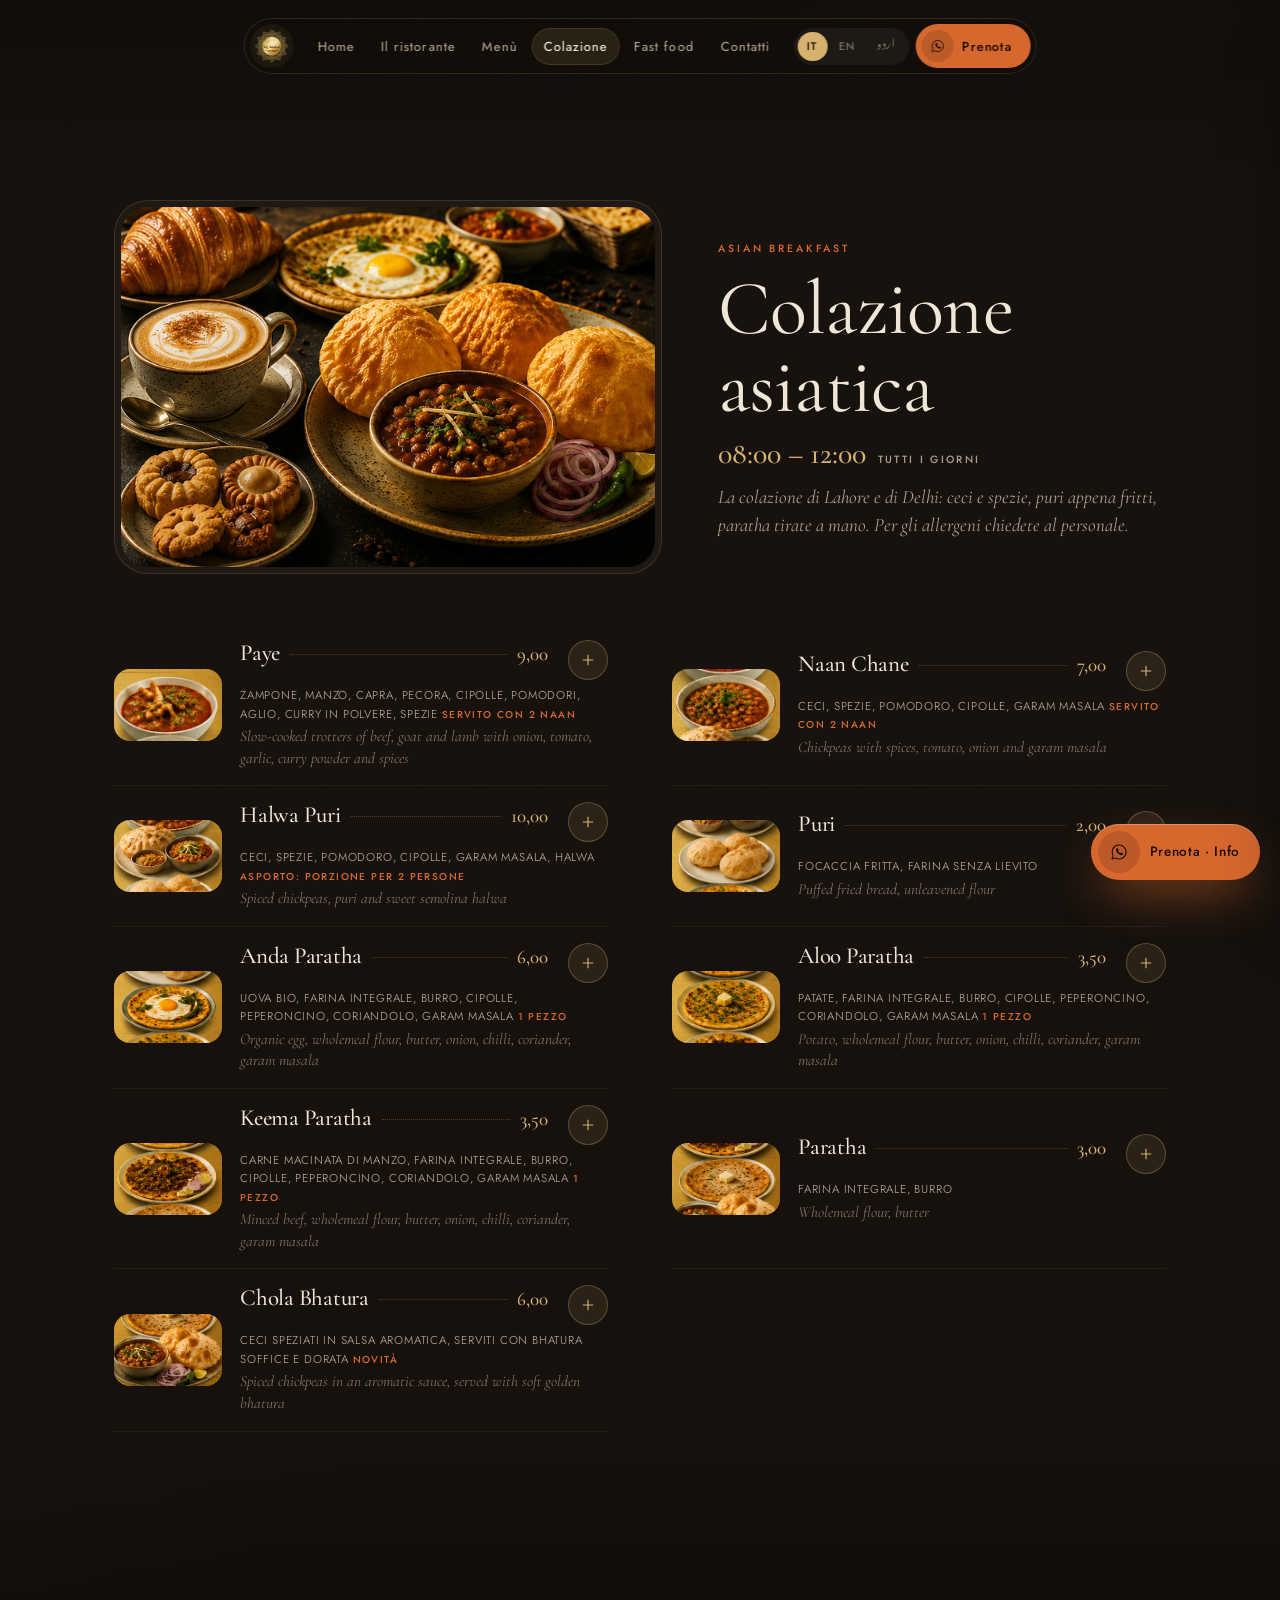
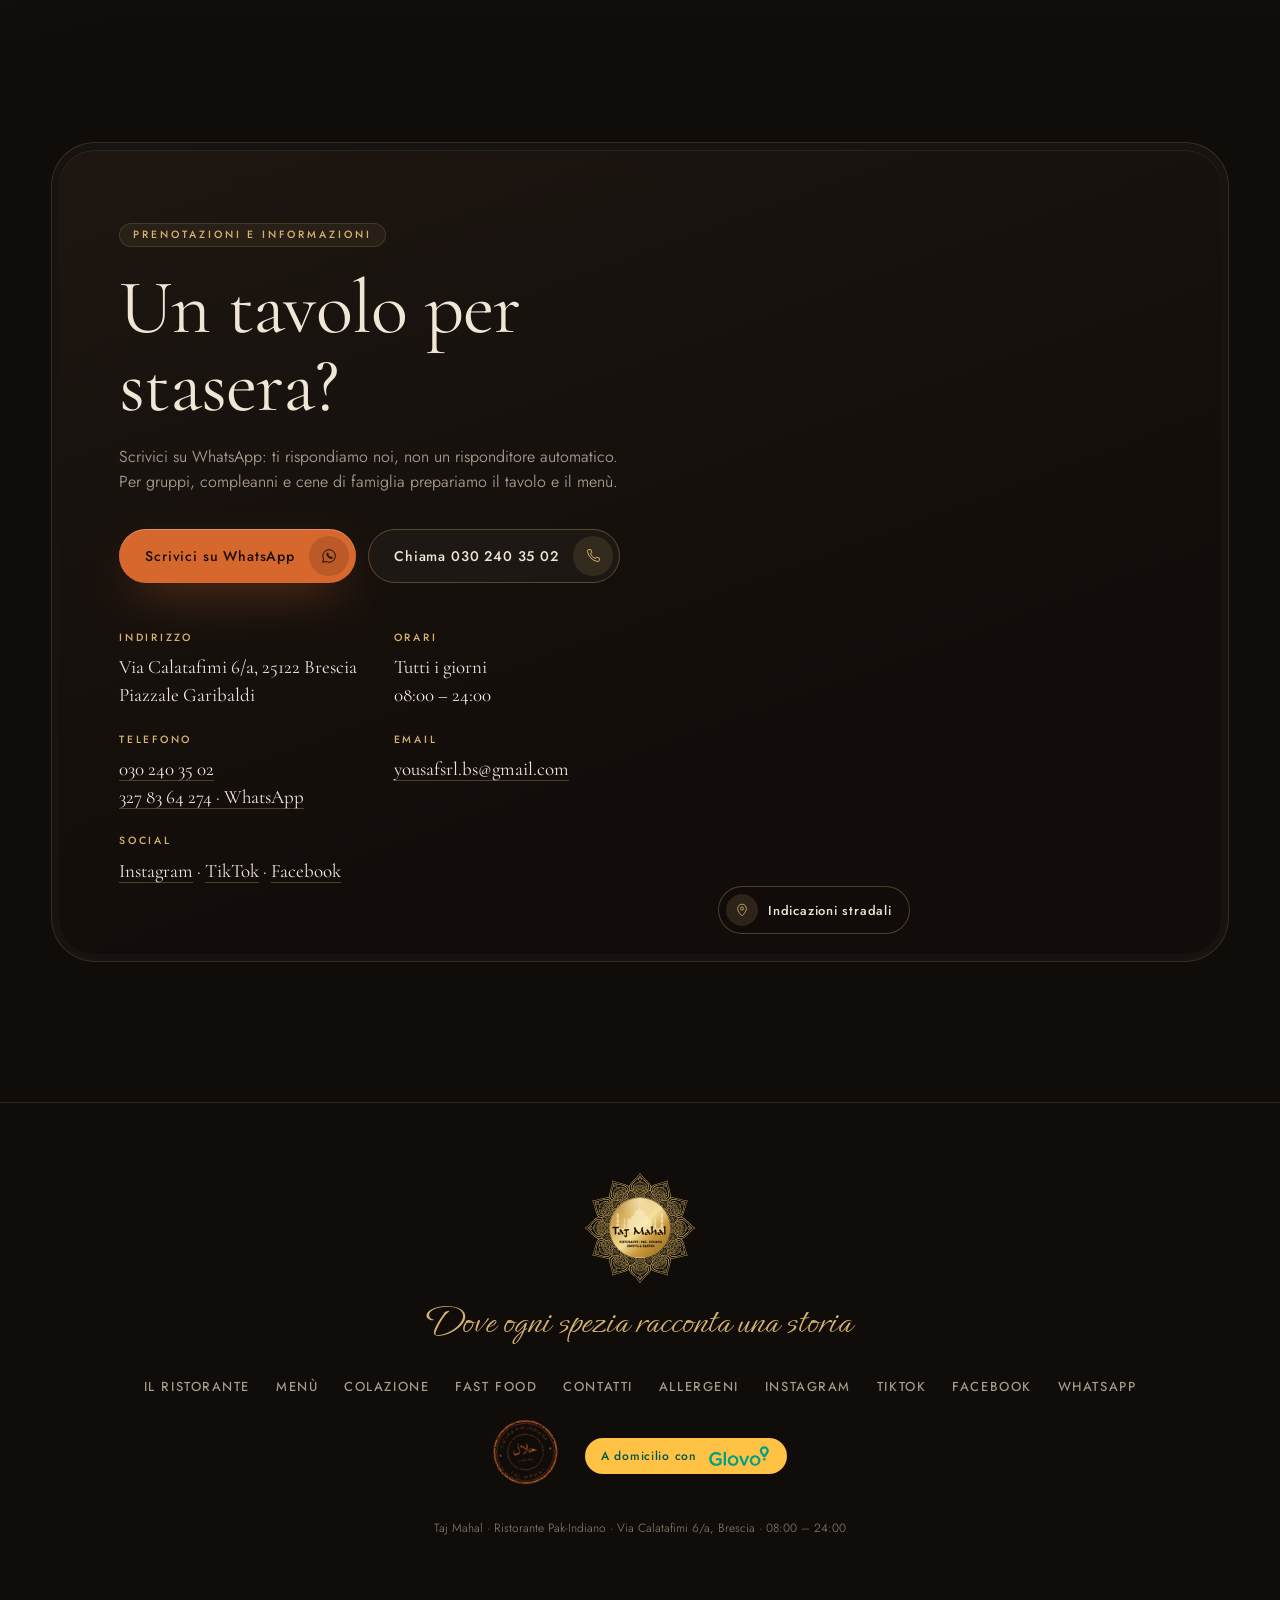
<file: colazione.html>
<!doctype html>
<html lang="it">
<head>
<meta charset="utf-8">
<meta name="viewport" content="width=device-width, initial-scale=1, viewport-fit=cover">
<title>Colazione asiatica · Taj Mahal Brescia</title>
<meta name="description" content="La colazione asiatica del Taj Mahal di Brescia, tutti i giorni dalle 8 alle 12: paye, naan chane, halwa puri, paratha, chola bhatura.">
<meta name="theme-color" content="#0f0c0a">
<link rel="icon" href="img/logo_oro.svg">
<link rel="preload" href="fonts/cormorant.ttf" as="font" crossorigin>
<link rel="stylesheet" href="stile.css?v=18">
</head>
<body class="pag-colazione">
<div class="grana" aria-hidden="true"></div>
<nav class="isola" aria-label="Navigazione">
  <a class="isola-logo" href="index.html" aria-label="Taj Mahal, Home"><img src="img/logo_oro.svg" alt=""></a>
  <div class="isola-link"><a href="index.html" data-en="Home" data-ur="ہوم">Home</a><a href="ristorante.html" data-en="The restaurant" data-ur="ریسٹورنٹ">Il ristorante</a><a href="menu.html" data-en="Menu" data-ur="مینو">Menù</a><a href="colazione.html" class="attivo" aria-current="page" data-en="Breakfast" data-ur="ناشتہ">Colazione</a><a href="fastfood.html" data-en="Fast food" data-ur="فاسٹ فوڈ">Fast food</a><a href="contatti.html" data-en="Contact" data-ur="رابطہ">Contatti</a></div>
  <div class="lingua" role="group" aria-label="Lingua / Language / زبان"><button class="l-it" data-l="it" lang="it">IT</button><button class="l-en" data-l="en" lang="en">EN</button><button class="l-ur" data-l="ur" lang="ur">اردو</button></div>
  <a class="isola-wa" href="https://wa.me/393278364274?text=Ciao%20Taj%20Mahal%2C%20vorrei%20prenotare%20un%20tavolo" target="_blank" rel="noopener"><i><svg viewBox="0 0 24 24" aria-hidden="true"><path d="M3.6 20.4l1.2-4.3A8.4 8.4 0 1 1 8 19.3z" fill="none" stroke="currentColor" stroke-width="1.3" stroke-linejoin="round"/><path d="M9 8.2c.3-.6.6-.6.9-.6h.5c.2 0 .4.1.5.4l.7 1.6c.1.2 0 .5-.1.6l-.5.6c.6 1.1 1.5 2 2.7 2.6l.6-.6c.2-.2.4-.2.6-.1l1.6.7c.2.1.4.3.3.6v.5c0 .4-.3.9-.8 1.1-.7.3-1.9.3-3.6-.6-1.6-.9-3-2.4-3.6-3.9-.5-1.3-.3-2.3.2-2.9z" fill="currentColor"/></svg></i><span data-en="Book" data-ur="بکنگ">Prenota</span></a>
  <button class="hamb" aria-label="Menù di navigazione" aria-expanded="false"><span></span><span></span></button>
</nav>
<div class="velo" aria-hidden="true">
  <a href="index.html" data-en="Home" data-ur="ہوم">Home</a><a href="ristorante.html" data-en="The restaurant" data-ur="ریسٹورنٹ">Il ristorante</a><a href="menu.html" data-en="Menu" data-ur="مینو">Menù</a><a href="colazione.html" class="attivo" aria-current="page" data-en="Breakfast" data-ur="ناشتہ">Colazione</a><a href="fastfood.html" data-en="Fast food" data-ur="فاسٹ فوڈ">Fast food</a><a href="contatti.html" data-en="Contact" data-ur="رابطہ">Contatti</a>
  <a class="velo-wa" href="https://wa.me/393278364274?text=Ciao%20Taj%20Mahal%2C%20vorrei%20prenotare%20un%20tavolo" target="_blank" rel="noopener" data-en="Book on WhatsApp" data-ur="واٹس ایپ پر بکنگ کریں">Prenota su WhatsApp</a>
</div>

<section class="menu sola"><div class="mn-corpo"><section class="sz colazione" id="top"><header class="cz-testa"><div class="cz-scena"><img src="img/colazione/scena.webp" alt="Colazione asiatica al Taj Mahal: puri, chole, paratha all’uovo e chai" loading="lazy"></div><div><span class="sopra" data-en="Colazione asiatica">Asian breakfast</span><h1 data-en="Asian breakfast" data-ur="ایشیائی ناشتہ">Colazione asiatica</h1><p class="cz-ore"><b>08:00 – 12:00</b><span data-en="every day" data-ur="روزانہ">tutti i giorni</span></p><p class="sz-intro" data-en="The breakfast of Lahore and Delhi: chickpeas and spices, puri straight from the oil, paratha rolled by hand. For allergens, ask our staff." data-ur="لاہور اور دہلی کا ناشتہ: چنے اور مصالحے، کڑاہی سے نکلی گرم پوریاں، ہاتھ سے بنے پراٹھے۔ الرجی کے بارے میں ہمارے عملے سے پوچھیں۔">La colazione di Lahore e di Delhi: ceci e spezie, puri appena fritti, paratha tirate a mano. Per gli allergeni chiedete al personale.</p></div></header><ul class="cz-lista"><li class="cz-voce"><span class="cz-foto"><img src="img/colazione/paye.webp" alt="Paye" loading="lazy"></span><div class="vt"><div class="vr"><h4>Paye</h4><span class="vp"></span><b>9,00</b><button class="agg" data-id="c-paye" data-nome="Paye (colazione)" data-prezzo="9.00" aria-label="Aggiungi Paye (colazione) all’ordine"><svg viewBox="0 0 24 24" aria-hidden="true"><path d="M12 5v14M5 12h14" fill="none" stroke="currentColor" stroke-width="1.5"/></svg></button></div><p class="it">Zampone, manzo, capra, pecora, cipolle, pomodori, aglio, curry in polvere, spezie <span class="nota" data-en="Served with 2 naan" data-ur="2 نان کے ساتھ">Servito con 2 naan</span></p><p class="en">Slow-cooked trotters of beef, goat and lamb with onion, tomato, garlic, curry powder and spices</p><p class="ur" lang="ur" dir="rtl">گائے، بکرے اور بھیڑ کے پائے، پیاز، ٹماٹر، لہسن، کری پاؤڈر اور مصالحوں کے ساتھ دھیمی آنچ پر پکے</p></div></li><li class="cz-voce"><span class="cz-foto"><img src="img/colazione/naan_chane.webp" alt="Naan Chane" loading="lazy"></span><div class="vt"><div class="vr"><h4>Naan Chane</h4><span class="vp"></span><b>7,00</b><button class="agg" data-id="c-naan_chane" data-nome="Naan Chane (colazione)" data-prezzo="7.00" aria-label="Aggiungi Naan Chane (colazione) all’ordine"><svg viewBox="0 0 24 24" aria-hidden="true"><path d="M12 5v14M5 12h14" fill="none" stroke="currentColor" stroke-width="1.5"/></svg></button></div><p class="it">Ceci, spezie, pomodoro, cipolle, garam masala <span class="nota" data-en="Served with 2 naan" data-ur="2 نان کے ساتھ">Servito con 2 naan</span></p><p class="en">Chickpeas with spices, tomato, onion and garam masala</p><p class="ur" lang="ur" dir="rtl">مصالحوں، ٹماٹر، پیاز اور گرم مصالحے کے ساتھ چنے</p></div></li><li class="cz-voce"><span class="cz-foto"><img src="img/colazione/halwa_puri.webp" alt="Halwa Puri" loading="lazy"></span><div class="vt"><div class="vr"><h4>Halwa Puri</h4><span class="vp"></span><b>10,00</b><button class="agg" data-id="c-halwa_puri" data-nome="Halwa Puri per 2 persone (colazione)" data-prezzo="10.00" aria-label="Aggiungi Halwa Puri per 2 persone (colazione) all’ordine"><svg viewBox="0 0 24 24" aria-hidden="true"><path d="M12 5v14M5 12h14" fill="none" stroke="currentColor" stroke-width="1.5"/></svg></button></div><p class="it">Ceci, spezie, pomodoro, cipolle, garam masala, halwa <span class="nota" data-en="Takeaway: portion for 2 people" data-ur="ساتھ لے جانے کے لیے: 2 افراد کا حصہ">Asporto: porzione per 2 persone</span></p><p class="en">Spiced chickpeas, puri and sweet semolina halwa</p><p class="ur" lang="ur" dir="rtl">مصالحے دار چنے، پوری اور سوجی کا میٹھا حلوہ</p></div></li><li class="cz-voce"><span class="cz-foto"><img src="img/colazione/puri.webp" alt="Puri" loading="lazy"></span><div class="vt"><div class="vr"><h4>Puri</h4><span class="vp"></span><b>2,00</b><button class="agg" data-id="c-puri" data-nome="Puri (colazione)" data-prezzo="2.00" aria-label="Aggiungi Puri (colazione) all’ordine"><svg viewBox="0 0 24 24" aria-hidden="true"><path d="M12 5v14M5 12h14" fill="none" stroke="currentColor" stroke-width="1.5"/></svg></button></div><p class="it">Focaccia fritta, farina senza lievito</p><p class="en">Puffed fried bread, unleavened flour</p><p class="ur" lang="ur" dir="rtl">پھولی ہوئی تلی روٹی، بغیر خمیر کا آٹا</p></div></li><li class="cz-voce"><span class="cz-foto"><img src="img/colazione/anda_pratha.webp" alt="Anda Paratha" loading="lazy"></span><div class="vt"><div class="vr"><h4>Anda Paratha</h4><span class="vp"></span><b>6,00</b><button class="agg" data-id="c-anda_pratha" data-nome="Anda Paratha (colazione)" data-prezzo="6.00" aria-label="Aggiungi Anda Paratha (colazione) all’ordine"><svg viewBox="0 0 24 24" aria-hidden="true"><path d="M12 5v14M5 12h14" fill="none" stroke="currentColor" stroke-width="1.5"/></svg></button></div><p class="it">Uova bio, farina integrale, burro, cipolle, peperoncino, coriandolo, garam masala <span class="nota" data-en="1 piece" data-ur="1 عدد">1 pezzo</span></p><p class="en">Organic egg, wholemeal flour, butter, onion, chilli, coriander, garam masala</p><p class="ur" lang="ur" dir="rtl">آرگینک انڈا، آٹا، مکھن، پیاز، مرچ، دھنیا، گرم مصالحہ</p></div></li><li class="cz-voce"><span class="cz-foto"><img src="img/colazione/aloo_pratha.webp" alt="Aloo Paratha" loading="lazy"></span><div class="vt"><div class="vr"><h4>Aloo Paratha</h4><span class="vp"></span><b>3,50</b><button class="agg" data-id="c-aloo_pratha" data-nome="Aloo Paratha (colazione)" data-prezzo="3.50" aria-label="Aggiungi Aloo Paratha (colazione) all’ordine"><svg viewBox="0 0 24 24" aria-hidden="true"><path d="M12 5v14M5 12h14" fill="none" stroke="currentColor" stroke-width="1.5"/></svg></button></div><p class="it">Patate, farina integrale, burro, cipolle, peperoncino, coriandolo, garam masala <span class="nota" data-en="1 piece" data-ur="1 عدد">1 pezzo</span></p><p class="en">Potato, wholemeal flour, butter, onion, chilli, coriander, garam masala</p><p class="ur" lang="ur" dir="rtl">آلو، آٹا، مکھن، پیاز، مرچ، دھنیا، گرم مصالحہ</p></div></li><li class="cz-voce"><span class="cz-foto"><img src="img/colazione/keema_pratha.webp" alt="Keema Paratha" loading="lazy"></span><div class="vt"><div class="vr"><h4>Keema Paratha</h4><span class="vp"></span><b>3,50</b><button class="agg" data-id="c-keema_pratha" data-nome="Keema Paratha (colazione)" data-prezzo="3.50" aria-label="Aggiungi Keema Paratha (colazione) all’ordine"><svg viewBox="0 0 24 24" aria-hidden="true"><path d="M12 5v14M5 12h14" fill="none" stroke="currentColor" stroke-width="1.5"/></svg></button></div><p class="it">Carne macinata di manzo, farina integrale, burro, cipolle, peperoncino, coriandolo, garam masala <span class="nota" data-en="1 piece" data-ur="1 عدد">1 pezzo</span></p><p class="en">Minced beef, wholemeal flour, butter, onion, chilli, coriander, garam masala</p><p class="ur" lang="ur" dir="rtl">گائے کا قیمہ، آٹا، مکھن، پیاز، مرچ، دھنیا، گرم مصالحہ</p></div></li><li class="cz-voce"><span class="cz-foto"><img src="img/colazione/pratha.webp" alt="Paratha" loading="lazy"></span><div class="vt"><div class="vr"><h4>Paratha</h4><span class="vp"></span><b>3,00</b><button class="agg" data-id="c-pratha" data-nome="Paratha (colazione)" data-prezzo="3.00" aria-label="Aggiungi Paratha (colazione) all’ordine"><svg viewBox="0 0 24 24" aria-hidden="true"><path d="M12 5v14M5 12h14" fill="none" stroke="currentColor" stroke-width="1.5"/></svg></button></div><p class="it">Farina integrale, burro</p><p class="en">Wholemeal flour, butter</p><p class="ur" lang="ur" dir="rtl">آٹا، مکھن</p></div></li><li class="cz-voce"><span class="cz-foto"><img src="img/colazione/chola_bhatura.webp" alt="Chola Bhatura" loading="lazy"></span><div class="vt"><div class="vr"><h4>Chola Bhatura</h4><span class="vp"></span><b>6,00</b><button class="agg" data-id="c-chola_bhatura" data-nome="Chola Bhatura (colazione)" data-prezzo="6.00" aria-label="Aggiungi Chola Bhatura (colazione) all’ordine"><svg viewBox="0 0 24 24" aria-hidden="true"><path d="M12 5v14M5 12h14" fill="none" stroke="currentColor" stroke-width="1.5"/></svg></button></div><p class="it">Ceci speziati in salsa aromatica, serviti con bhatura soffice e dorata <span class="nota" data-en="New" data-ur="نیا">Novità</span></p><p class="en">Spiced chickpeas in an aromatic sauce, served with soft golden bhatura</p><p class="ur" lang="ur" dir="rtl">خوشبودار گریوی میں مصالحے دار چنے، نرم سنہرے بھٹورے کے ساتھ</p></div></li></ul></section></div></section>

<section class="prenota" id="dove">
  <div class="pr-guscio rivela"><div class="pr-nucleo">
    <div class="pr-testo">
      <span class="occhiello" data-en="Bookings &amp; information" data-ur="بکنگ اور معلومات">Prenotazioni e informazioni</span>
      <h2 data-en="A table for tonight?" data-ur="آج رات کے لیے میز؟">Un tavolo per stasera?</h2>
      <p data-en="Message us on WhatsApp: a real person answers, not a bot. For groups, birthdays and family dinners we set the table and the menu." data-ur="ہمیں واٹس ایپ پر لکھیں: جواب کوئی مشین نہیں، ہم خود دیتے ہیں۔ گروپس، سالگرہ اور فیملی دعوتوں کے لیے ہم میز اور مینو تیار کرتے ہیں۔">Scrivici su WhatsApp: ti rispondiamo noi, non un risponditore automatico. Per gruppi, compleanni e cene di famiglia prepariamo il tavolo e il menù.</p>
      <div class="pr-cta"><a class="btn pieno" href="https://wa.me/393278364274?text=Ciao%20Taj%20Mahal%2C%20vorrei%20prenotare%20un%20tavolo" target="_blank" rel="noopener"><span data-en="Message us on WhatsApp" data-ur="ہمیں واٹس ایپ پر لکھیں">Scrivici su WhatsApp</span><i><svg viewBox="0 0 24 24" aria-hidden="true"><path d="M3.6 20.4l1.2-4.3A8.4 8.4 0 1 1 8 19.3z" fill="none" stroke="currentColor" stroke-width="1.3" stroke-linejoin="round"/><path d="M9 8.2c.3-.6.6-.6.9-.6h.5c.2 0 .4.1.5.4l.7 1.6c.1.2 0 .5-.1.6l-.5.6c.6 1.1 1.5 2 2.7 2.6l.6-.6c.2-.2.4-.2.6-.1l1.6.7c.2.1.4.3.3.6v.5c0 .4-.3.9-.8 1.1-.7.3-1.9.3-3.6-.6-1.6-.9-3-2.4-3.6-3.9-.5-1.3-.3-2.3.2-2.9z" fill="currentColor"/></svg></i></a><a class="btn vuoto" href="tel:+390302403502"><span data-en="Call 030 240 35 02" data-ur="فون کریں 030 240 35 02">Chiama 030 240 35 02</span><i><svg viewBox="0 0 24 24" aria-hidden="true"><path d="M6.6 3.5h2.6l1.4 4-2 1.3a11 11 0 0 0 6.6 6.6l1.3-2 4 1.4v2.6a2 2 0 0 1-2.2 2A16.5 16.5 0 0 1 4.6 5.7a2 2 0 0 1 2-2.2z" fill="none" stroke="currentColor" stroke-width="1.3" stroke-linejoin="round"/></svg></i></a></div>
      <dl class="pr-info">
        <div><dt data-en="Address" data-ur="پتہ">Indirizzo</dt><dd>Via Calatafimi 6/a, 25122 Brescia<br>Piazzale Garibaldi</dd></div>
        <div><dt data-en="Opening hours" data-ur="اوقات">Orari</dt><dd><span data-en="Every day" data-ur="روزانہ">Tutti i giorni</span><br>08:00 – 24:00</dd></div>
        <div><dt data-en="Phone" data-ur="فون">Telefono</dt><dd><a href="tel:+390302403502">030 240 35 02</a><br><a href="https://wa.me/393278364274?text=Ciao%20Taj%20Mahal%2C%20vorrei%20un%27informazione" target="_blank" rel="noopener">327 83 64 274 · WhatsApp</a></dd></div>
        <div><dt data-en="Email" data-ur="ای میل">Email</dt><dd><a href="mailto:yousafsrl.bs@gmail.com">yousafsrl.bs@gmail.com</a></dd></div>
        <div><dt data-en="Social" data-ur="سوشل میڈیا">Social</dt><dd><a href="https://www.instagram.com/ristorantetajmahalbrescia/" target="_blank" rel="noopener">Instagram</a> · <a href="https://www.tiktok.com/@ristotajmahalbrescia" target="_blank" rel="noopener">TikTok</a> · <a href="https://www.facebook.com/people/TajMahal-Brescia/61592563081274/" target="_blank" rel="noopener">Facebook</a></dd></div>
      </dl>
    </div>
    <div class="pr-mappa">
      <iframe title="Mappa Taj Mahal Brescia" loading="lazy" referrerpolicy="no-referrer-when-downgrade"
        src="https://maps.google.com/maps?q=Via%20Calatafimi%206a%2C%2025122%20Brescia&z=16&output=embed"></iframe>
      <a class="pr-indicazioni" href="https://www.google.com/maps/search/?api=1&query=Taj+Mahal+Via+Calatafimi+6a+Brescia" target="_blank" rel="noopener"><i><svg viewBox="0 0 24 24" aria-hidden="true"><path d="M12 21s-6.5-6.1-6.5-11.2a6.5 6.5 0 0 1 13 0C18.5 14.9 12 21 12 21z" fill="none" stroke="currentColor" stroke-width="1.3"/><circle cx="12" cy="9.8" r="2.3" fill="none" stroke="currentColor" stroke-width="1.3"/></svg></i><span data-en="Directions" data-ur="راستہ دیکھیں">Indicazioni stradali</span></a>
    </div>
  </div></div>
</section>
<footer class="piede">
  <img src="img/logo_oro.svg" alt="Taj Mahal" class="pd-logo">
  <p class="scr pd-motto" data-en="Where every spice tells a story" data-ur="جہاں ہر مصالحہ ایک کہانی سناتا ہے">Dove ogni spezia racconta una storia</p>
  <div class="pd-link"><a href="ristorante.html" data-en="The restaurant" data-ur="ریسٹورنٹ">Il ristorante</a><a href="menu.html" data-en="Menu" data-ur="مینو">Menù</a><a href="colazione.html" data-en="Breakfast" data-ur="ناشتہ">Colazione</a><a href="fastfood.html" data-en="Fast food" data-ur="فاسٹ فوڈ">Fast food</a><a href="contatti.html" data-en="Contact" data-ur="رابطہ">Contatti</a><a href="menu.html#allergeni" data-en="Allergens" data-ur="الرجی">Allergeni</a><a href="https://www.instagram.com/ristorantetajmahalbrescia/" target="_blank" rel="noopener">Instagram</a><a href="https://www.tiktok.com/@ristotajmahalbrescia" target="_blank" rel="noopener">TikTok</a><a href="https://www.facebook.com/people/TajMahal-Brescia/61592563081274/" target="_blank" rel="noopener">Facebook</a><a href="https://wa.me/393278364274?text=Ciao%20Taj%20Mahal%2C%20vorrei%20prenotare%20un%20tavolo" target="_blank" rel="noopener">WhatsApp</a></div>
  <div class="pd-marchi"><span class="pd-halal"><svg class="timbro" viewBox="0 0 100 100" role="img" aria-label="Halal"><defs><filter id="tb-u" x="-5%" y="-5%" width="110%" height="110%"><feTurbulence type="fractalNoise" baseFrequency=".55" numOctaves="2" seed="11"/><feColorMatrix type="matrix" values="0 0 0 0 0  0 0 0 0 0  0 0 0 0 0  4.2 0 0 0 -1"/><feComposite in="SourceGraphic" operator="in"/></filter><path id="tb-su" d="M15.5,50 A34.5,34.5 0 0 1 84.5,50"/><path id="tb-giu" d="M16,50 A34,34 0 0 0 84,50"/></defs><g filter="url(#tb-u)" fill="#d6682e" stroke="#d6682e"><circle cx="50" cy="50" r="47" fill="none" stroke-width="2.4"/><circle cx="50" cy="50" r="43.5" fill="none" stroke-width=".7"/><circle cx="50" cy="50" r="27" fill="none" stroke-width=".7"/><text font-family="Jost" font-size="6" letter-spacing="1.3" stroke="none" text-anchor="middle"><textPath href="#tb-su" startOffset="50%">CUCINA PAK-INDIANA</textPath></text><text font-family="Jost" font-size="6.6" letter-spacing="2.2" stroke="none" text-anchor="middle" dominant-baseline="hanging"><textPath href="#tb-giu" startOffset="50%">TAJ MAHAL</textPath></text><circle cx="12" cy="50" r="1.4" stroke="none"/><circle cx="88" cy="50" r="1.4" stroke="none"/><text x="50" y="52" font-family="Amiri" font-size="21" stroke="none" text-anchor="middle">حلال</text><text x="50.8" y="63" font-family="Jost" font-size="5.4" letter-spacing="2" stroke="none" text-anchor="middle">HALAL</text></g></svg></span><a class="glovo" href="https://glovoapp.com/it/it/brescia/stores/ristorante-taj-mahal-vbs" target="_blank" rel="noopener"><span data-en="Delivered by" data-ur="ہوم ڈیلیوری">A domicilio con</span><img src="img/marchi/glovo_verde.svg" alt="Glovo"></a></div>
  <p class="pd-legale">Taj Mahal · Ristorante Pak-Indiano · Via Calatafimi 6/a, Brescia · 08:00 – 24:00</p>
</footer>

<a class="su-fisso" href="#top" aria-label="Torna su"><svg viewBox="0 0 24 24" aria-hidden="true"><path d="M12 19V5M6 11l6-6 6 6" fill="none" stroke="currentColor" stroke-width="1.3"/></svg></a>
<button class="car-fisso" aria-label="Apri il tuo ordine"><i><svg viewBox="0 0 24 24" aria-hidden="true"><path d="M5 7h14l-1.4 10.2a2 2 0 0 1-2 1.8H8.4a2 2 0 0 1-2-1.8z M9 7V6a3 3 0 0 1 6 0v1" fill="none" stroke="currentColor" stroke-width="1.3" stroke-linejoin="round"/></svg><em class="car-n">0</em></i><span class="car-tot">0,00 €</span></button>
<div class="car-velo" aria-hidden="true"></div>
<aside class="car" data-wa="393278364274" aria-label="Il tuo ordine" aria-hidden="true">
  <div class="car-testa"><div><span class="occhiello" data-en="Pick up order" data-ur="لے جانے کا آرڈر">Ordine da ritirare</span><h3 data-en="Your order" data-ur="آپ کا آرڈر">Il tuo ordine</h3></div>
    <button class="car-chiudi" aria-label="Chiudi"><svg viewBox="0 0 24 24" aria-hidden="true"><path d="M6 6l12 12M18 6L6 18" fill="none" stroke="currentColor" stroke-width="1.4"/></svg></button></div>
  <div class="car-corpo">
    <p class="car-vuoto" data-en="Your order is empty: tap + next to a dish to add it." data-ur="آپ کا آرڈر خالی ہے: کسی ڈش کے ساتھ + دبا کر شامل کریں۔">L’ordine è vuoto: tocca + accanto a un piatto per aggiungerlo.</p>
    <ul class="car-lista"></ul>
    <div class="car-totale"><span data-en="Total" data-ur="کل">Totale</span><b class="car-tot2">0,00 €</b></div>
    <form class="car-form" novalidate>
      <input type="hidden" name="modo" value="ritiro">
      <label class="car-campo"><span data-en="Name" data-ur="نام">Nome</span><input name="nome" autocomplete="name" required><em class="car-err" data-en="Please enter your name" data-ur="براہِ کرم اپنا نام لکھیں">Inserisci il nome</em></label>
      <label class="car-campo"><span data-en="Pick up time (e.g. 20:30)" data-ur="وصولی کا وقت (مثلاً 20:30)">Orario di ritiro (es. 20:30)</span><input name="orario" inputmode="numeric"></label>
      <label class="car-campo car-bibita"><span data-en="Fast food: drink and sauces" data-ur="فاسٹ فوڈ: مشروب اور ساسز">Fast food: bibita e salse</span><input name="bibita" placeholder="Coca-Cola, ketchup…"></label>
      <label class="car-campo"><span data-en="Notes, intolerances" data-ur="نوٹس، الرجی">Note, intolleranze</span><textarea name="note" rows="2"></textarea></label>
      <p class="car-paga" data-en="Pick up at the restaurant, Via Calatafimi 6/a: we confirm order and time on WhatsApp, you pay when you collect, cash or card. Home delivery only with Glovo." data-ur="ریسٹورنٹ سے وصولی، Via Calatafimi 6/a: ہم واٹس ایپ پر آرڈر اور وقت کی تصدیق کرتے ہیں، ادائیگی وصولی پر، نقد یا کارڈ سے۔ ہوم ڈیلیوری صرف Glovo کے ذریعے۔">Ritiro al ristorante, Via Calatafimi 6/a: ti confermiamo ordine e orario su WhatsApp, paghi quando ritiri, in contanti o con carta. A domicilio solo con Glovo.</p>
      <div class="car-glovo"><a class="glovo" href="https://glovoapp.com/it/it/brescia/stores/ristorante-taj-mahal-vbs" target="_blank" rel="noopener"><span data-en="Delivered by" data-ur="ہوم ڈیلیوری">A domicilio con</span><img src="img/marchi/glovo_verde.svg" alt="Glovo"></a></div>
      <button class="btn pieno car-invia" type="submit"><span data-en="Send the order on WhatsApp" data-ur="آرڈر واٹس ایپ پر بھیجیں">Invia l’ordine su WhatsApp</span><i><svg viewBox="0 0 24 24" aria-hidden="true"><path d="M3.6 20.4l1.2-4.3A8.4 8.4 0 1 1 8 19.3z" fill="none" stroke="currentColor" stroke-width="1.3" stroke-linejoin="round"/><path d="M9 8.2c.3-.6.6-.6.9-.6h.5c.2 0 .4.1.5.4l.7 1.6c.1.2 0 .5-.1.6l-.5.6c.6 1.1 1.5 2 2.7 2.6l.6-.6c.2-.2.4-.2.6-.1l1.6.7c.2.1.4.3.3.6v.5c0 .4-.3.9-.8 1.1-.7.3-1.9.3-3.6-.6-1.6-.9-3-2.4-3.6-3.9-.5-1.3-.3-2.3.2-2.9z" fill="currentColor"/></svg></i></button>
    </form>
  </div>
</aside>
<a class="wa-fisso" href="https://wa.me/393278364274?text=Ciao%20Taj%20Mahal%2C%20vorrei%20prenotare%20un%20tavolo" target="_blank" rel="noopener" aria-label="Prenota o chiedi informazioni su WhatsApp"><i><svg viewBox="0 0 24 24" aria-hidden="true"><path d="M3.6 20.4l1.2-4.3A8.4 8.4 0 1 1 8 19.3z" fill="none" stroke="currentColor" stroke-width="1.3" stroke-linejoin="round"/><path d="M9 8.2c.3-.6.6-.6.9-.6h.5c.2 0 .4.1.5.4l.7 1.6c.1.2 0 .5-.1.6l-.5.6c.6 1.1 1.5 2 2.7 2.6l.6-.6c.2-.2.4-.2.6-.1l1.6.7c.2.1.4.3.3.6v.5c0 .4-.3.9-.8 1.1-.7.3-1.9.3-3.6-.6-1.6-.9-3-2.4-3.6-3.9-.5-1.3-.3-2.3.2-2.9z" fill="currentColor"/></svg></i><span data-en="Book · Info" data-ur="بکنگ · معلومات">Prenota · Info</span></a>
<script src="vita.js?v=18" defer></script>
</body>
</html>
</file>
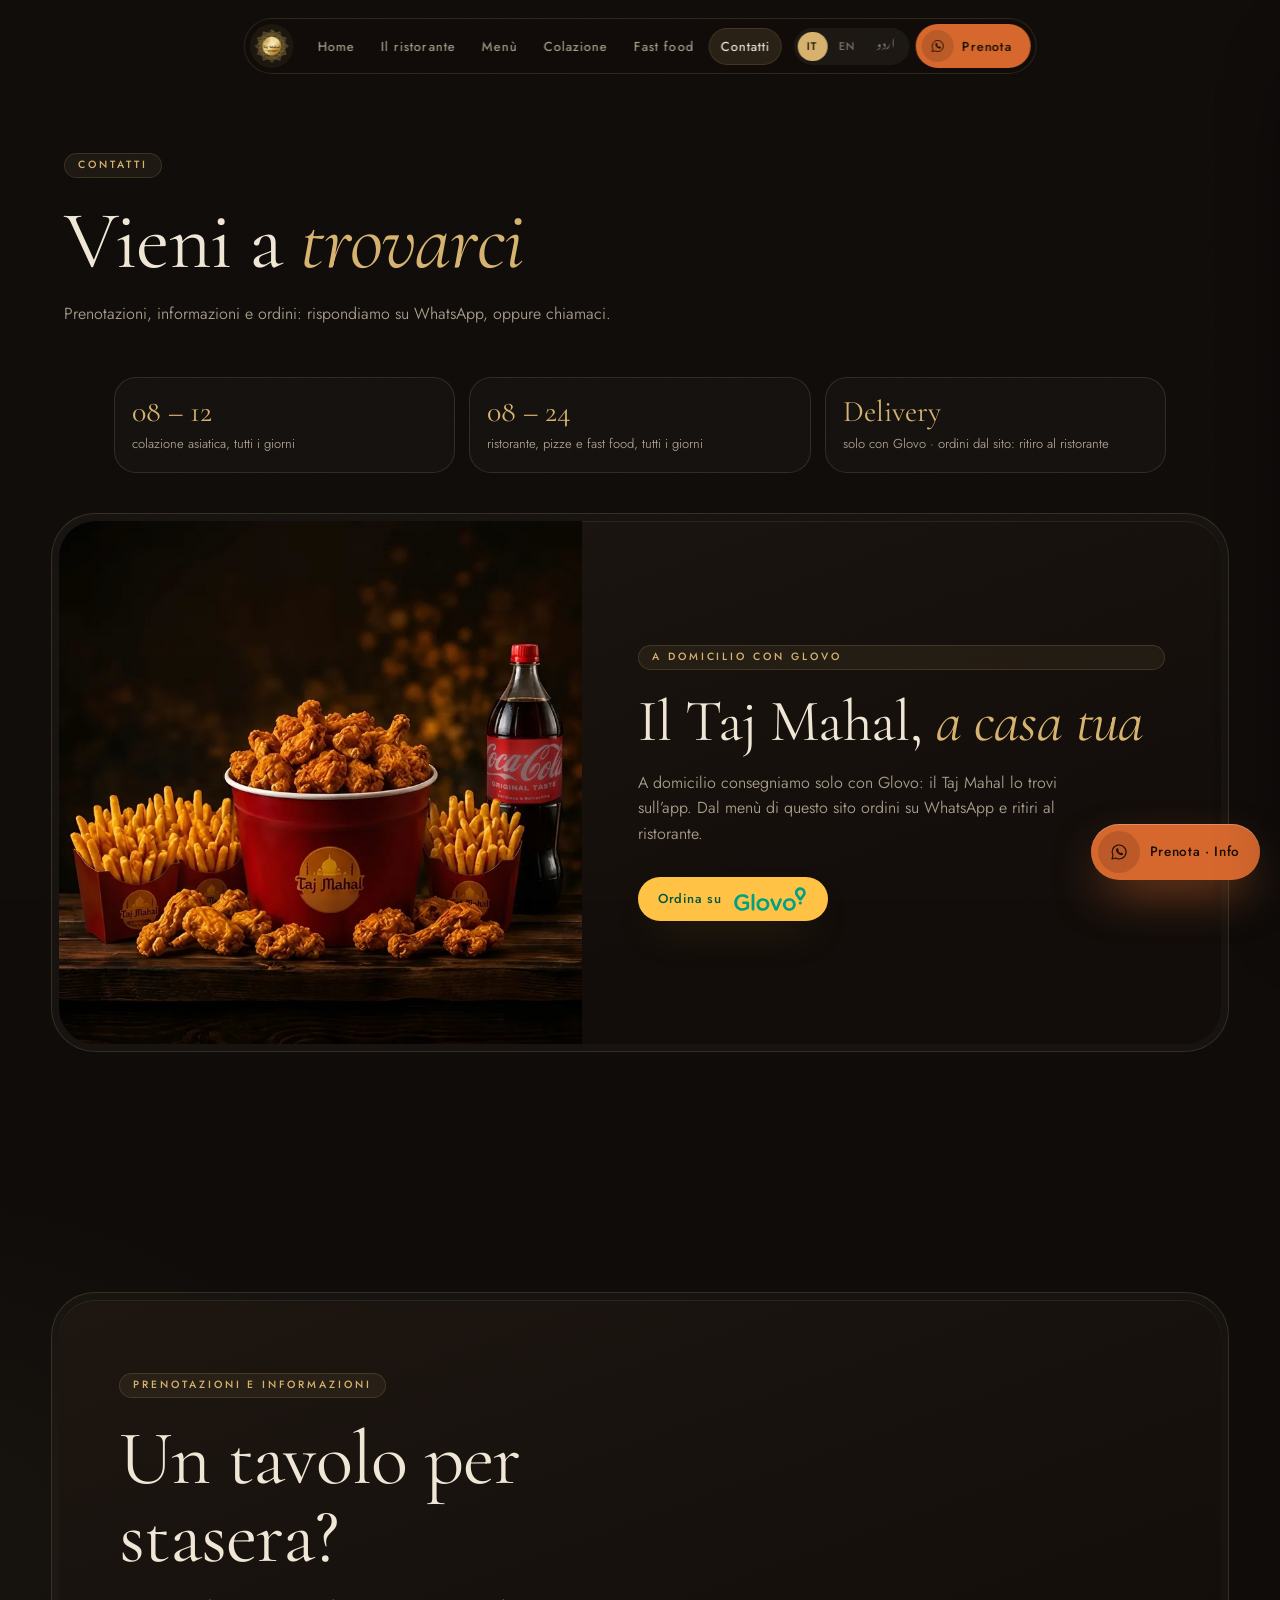
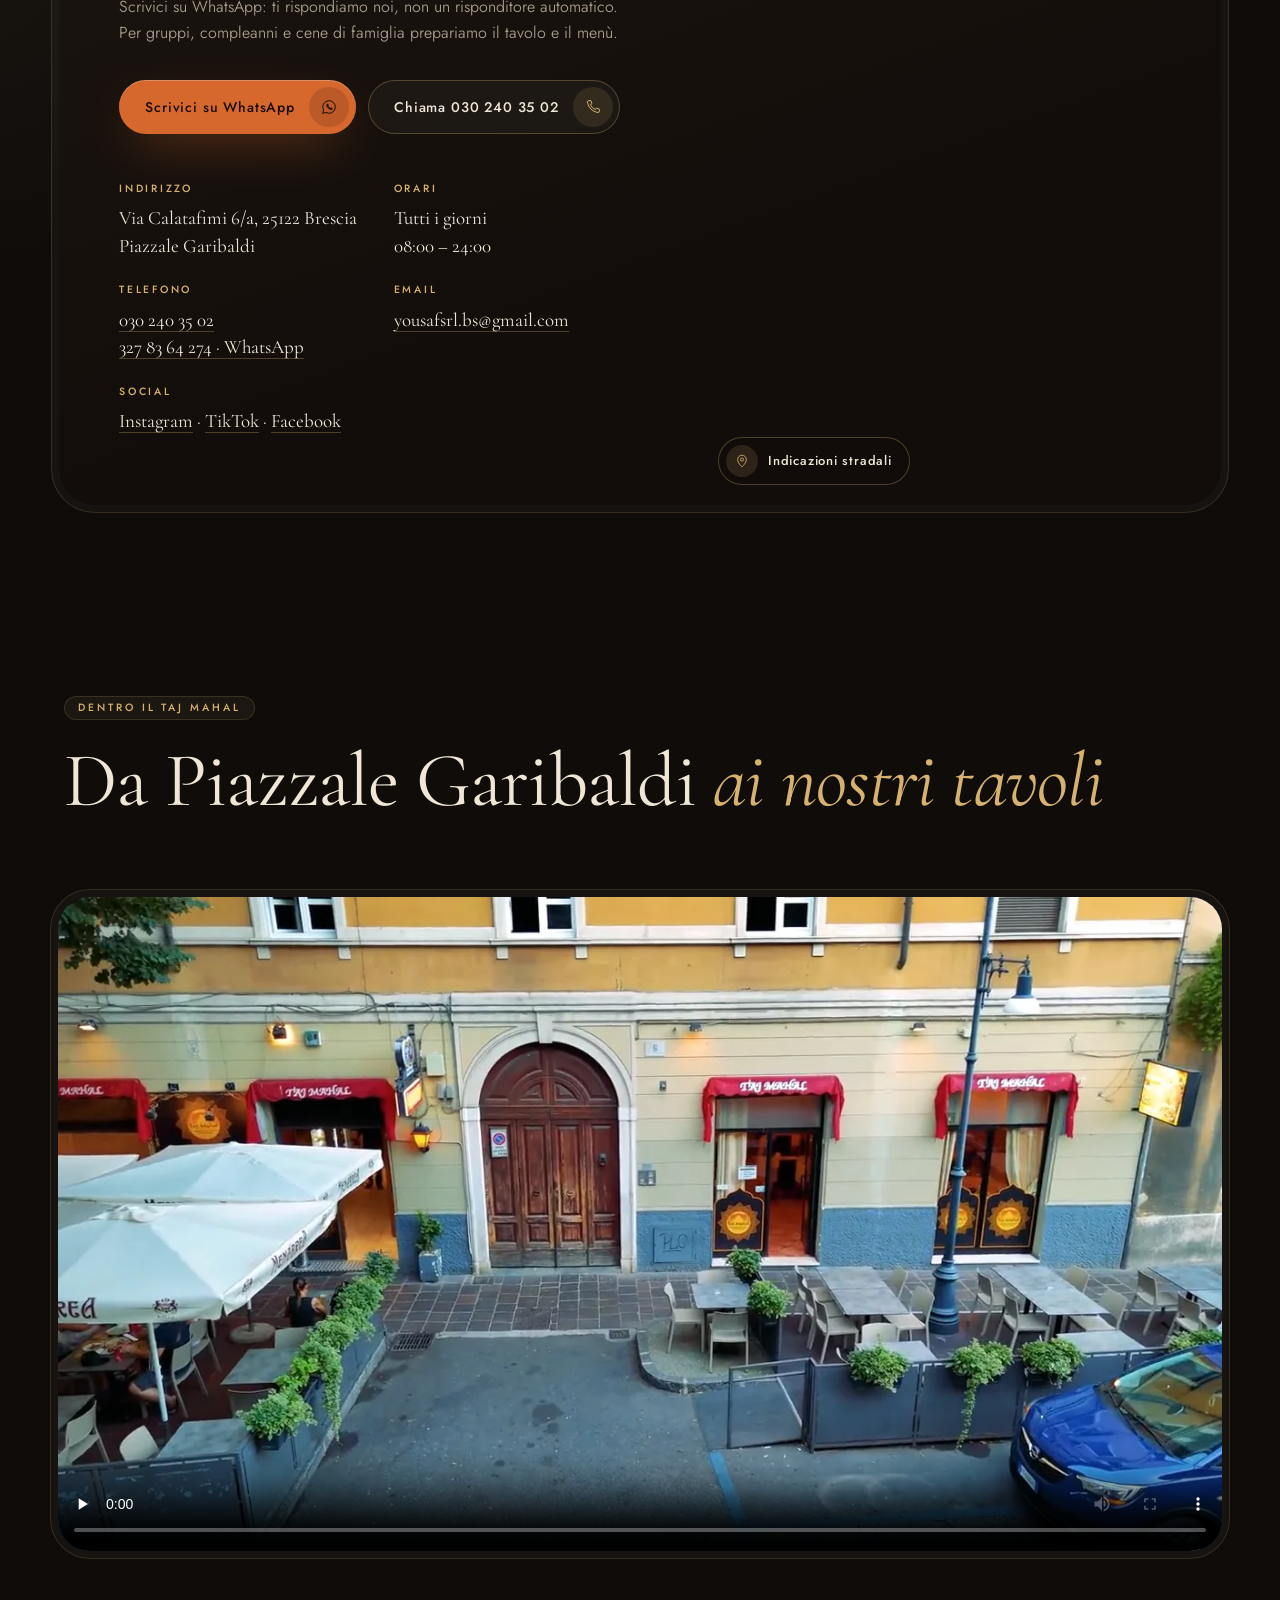
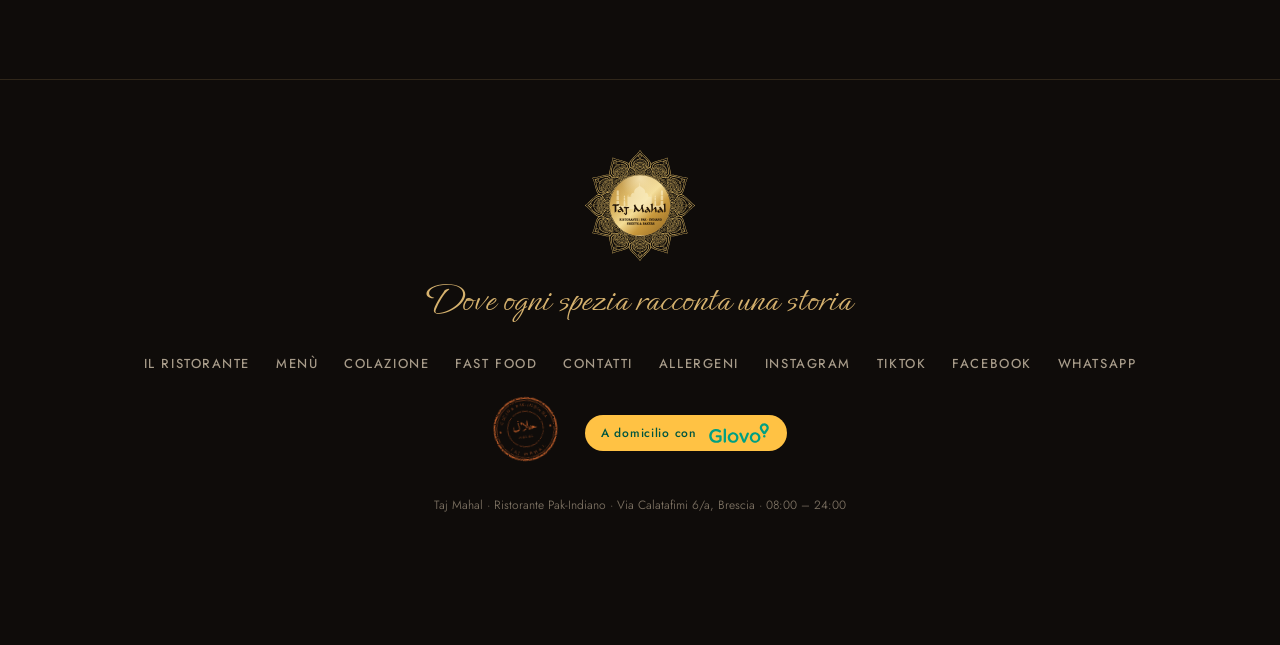
<file: contatti.html>
<!doctype html>
<html lang="it">
<head>
<meta charset="utf-8">
<meta name="viewport" content="width=device-width, initial-scale=1, viewport-fit=cover">
<title>Contatti · Taj Mahal Brescia</title>
<meta name="description" content="Contatti del Taj Mahal di Brescia: Via Calatafimi 6/a, Piazzale Garibaldi. Prenotazioni e informazioni su WhatsApp 327 83 64 274, telefono 030 240 35 02, aperti tutti i giorni dalle 8 alle 24.">
<meta name="theme-color" content="#0f0c0a">
<link rel="icon" href="img/logo_oro.svg">
<link rel="preload" href="fonts/cormorant.ttf" as="font" crossorigin>
<link rel="stylesheet" href="stile.css?v=18">
</head>
<body class="pag-contatti">
<div class="grana" aria-hidden="true"></div>
<nav class="isola" aria-label="Navigazione">
  <a class="isola-logo" href="index.html" aria-label="Taj Mahal, Home"><img src="img/logo_oro.svg" alt=""></a>
  <div class="isola-link"><a href="index.html" data-en="Home" data-ur="ہوم">Home</a><a href="ristorante.html" data-en="The restaurant" data-ur="ریسٹورنٹ">Il ristorante</a><a href="menu.html" data-en="Menu" data-ur="مینو">Menù</a><a href="colazione.html" data-en="Breakfast" data-ur="ناشتہ">Colazione</a><a href="fastfood.html" data-en="Fast food" data-ur="فاسٹ فوڈ">Fast food</a><a href="contatti.html" class="attivo" aria-current="page" data-en="Contact" data-ur="رابطہ">Contatti</a></div>
  <div class="lingua" role="group" aria-label="Lingua / Language / زبان"><button class="l-it" data-l="it" lang="it">IT</button><button class="l-en" data-l="en" lang="en">EN</button><button class="l-ur" data-l="ur" lang="ur">اردو</button></div>
  <a class="isola-wa" href="https://wa.me/393278364274?text=Ciao%20Taj%20Mahal%2C%20vorrei%20prenotare%20un%20tavolo" target="_blank" rel="noopener"><i><svg viewBox="0 0 24 24" aria-hidden="true"><path d="M3.6 20.4l1.2-4.3A8.4 8.4 0 1 1 8 19.3z" fill="none" stroke="currentColor" stroke-width="1.3" stroke-linejoin="round"/><path d="M9 8.2c.3-.6.6-.6.9-.6h.5c.2 0 .4.1.5.4l.7 1.6c.1.2 0 .5-.1.6l-.5.6c.6 1.1 1.5 2 2.7 2.6l.6-.6c.2-.2.4-.2.6-.1l1.6.7c.2.1.4.3.3.6v.5c0 .4-.3.9-.8 1.1-.7.3-1.9.3-3.6-.6-1.6-.9-3-2.4-3.6-3.9-.5-1.3-.3-2.3.2-2.9z" fill="currentColor"/></svg></i><span data-en="Book" data-ur="بکنگ">Prenota</span></a>
  <button class="hamb" aria-label="Menù di navigazione" aria-expanded="false"><span></span><span></span></button>
</nav>
<div class="velo" aria-hidden="true">
  <a href="index.html" data-en="Home" data-ur="ہوم">Home</a><a href="ristorante.html" data-en="The restaurant" data-ur="ریسٹورنٹ">Il ristorante</a><a href="menu.html" data-en="Menu" data-ur="مینو">Menù</a><a href="colazione.html" data-en="Breakfast" data-ur="ناشتہ">Colazione</a><a href="fastfood.html" data-en="Fast food" data-ur="فاسٹ فوڈ">Fast food</a><a href="contatti.html" class="attivo" aria-current="page" data-en="Contact" data-ur="رابطہ">Contatti</a>
  <a class="velo-wa" href="https://wa.me/393278364274?text=Ciao%20Taj%20Mahal%2C%20vorrei%20prenotare%20un%20tavolo" target="_blank" rel="noopener" data-en="Book on WhatsApp" data-ur="واٹس ایپ پر بکنگ کریں">Prenota su WhatsApp</a>
</div>

<header class="mn-testa mn-testa-pag" id="top"><span class="occhiello" data-en="Contact" data-ur="رابطہ">Contatti</span><h1 data-en="Come and &lt;em&gt;see us&lt;/em&gt;" data-ur="ہم سے &lt;em&gt;ملنے آئیں&lt;/em&gt;">Vieni a <em>trovarci</em></h1><p data-en="Bookings, information and orders: we answer on WhatsApp, or give us a call." data-ur="بکنگ، معلومات اور آرڈر: ہم واٹس ایپ پر جواب دیتے ہیں، یا ہمیں فون کریں۔">Prenotazioni, informazioni e ordini: rispondiamo su WhatsApp, oppure chiamaci.</p></header>
<section class="orari">
  <div class="cu-dati rivela">
    <div><b>08 – 12</b><span data-en="Asian breakfast, every day" data-ur="ایشیائی ناشتہ، روزانہ">colazione asiatica, tutti i giorni</span></div>
    <div><b>08 – 24</b><span data-en="restaurant, pizza and fast food, every day" data-ur="ریسٹورنٹ، پیزا اور فاسٹ فوڈ، روزانہ">ristorante, pizze e fast food, tutti i giorni</span></div>
    <div><b data-en="Delivery" data-ur="ہوم ڈیلیوری">Delivery</b><span data-en="only with Glovo · orders from the site: pick up at the restaurant" data-ur="صرف Glovo کے ذریعے · ویب سائٹ کے آرڈر: ریسٹورنٹ سے وصولی">solo con Glovo · ordini dal sito: ritiro al ristorante</span></div>
  </div>
</section>

<section class="delivery" id="delivery">
  <div class="dl-guscio rivela"><div class="dl-nucleo">
    <div class="dl-foto"><img src="img/fastfood/20.webp" alt="" loading="lazy"></div>
    <div class="dl-testo">
      <span class="occhiello" data-en="Delivery with Glovo" data-ur="Glovo کے ذریعے ہوم ڈیلیوری">A domicilio con Glovo</span>
      <h2 data-en="Taj Mahal, &lt;em&gt;at your door&lt;/em&gt;" data-ur="تاج محل، &lt;em&gt;آپ کے دروازے پر&lt;/em&gt;">Il Taj Mahal, <em>a casa tua</em></h2>
      <p data-en="Home delivery is only with Glovo: you will find the Taj Mahal in the app. From the menu on this site you can order on WhatsApp and pick up at the restaurant." data-ur="ہوم ڈیلیوری صرف Glovo کے ذریعے ہے: Taj Mahal آپ کو ایپ میں مل جائے گا۔ اس ویب سائٹ کے مینو سے واٹس ایپ پر آرڈر کریں اور ریسٹورنٹ سے لے جائیں۔">A domicilio consegniamo solo con Glovo: il Taj Mahal lo trovi sull’app. Dal menù di questo sito ordini su WhatsApp e ritiri al ristorante.</p>
      <a class="glovo" href="https://glovoapp.com/it/it/brescia/stores/ristorante-taj-mahal-vbs" target="_blank" rel="noopener"><span data-en="Order on" data-ur="آرڈر کریں">Ordina su</span><img src="img/marchi/glovo_verde.svg" alt="Glovo"></a>
    </div>
  </div></div>
</section>

<section class="prenota" id="dove">
  <div class="pr-guscio rivela"><div class="pr-nucleo">
    <div class="pr-testo">
      <span class="occhiello" data-en="Bookings &amp; information" data-ur="بکنگ اور معلومات">Prenotazioni e informazioni</span>
      <h2 data-en="A table for tonight?" data-ur="آج رات کے لیے میز؟">Un tavolo per stasera?</h2>
      <p data-en="Message us on WhatsApp: a real person answers, not a bot. For groups, birthdays and family dinners we set the table and the menu." data-ur="ہمیں واٹس ایپ پر لکھیں: جواب کوئی مشین نہیں، ہم خود دیتے ہیں۔ گروپس، سالگرہ اور فیملی دعوتوں کے لیے ہم میز اور مینو تیار کرتے ہیں۔">Scrivici su WhatsApp: ti rispondiamo noi, non un risponditore automatico. Per gruppi, compleanni e cene di famiglia prepariamo il tavolo e il menù.</p>
      <div class="pr-cta"><a class="btn pieno" href="https://wa.me/393278364274?text=Ciao%20Taj%20Mahal%2C%20vorrei%20prenotare%20un%20tavolo" target="_blank" rel="noopener"><span data-en="Message us on WhatsApp" data-ur="ہمیں واٹس ایپ پر لکھیں">Scrivici su WhatsApp</span><i><svg viewBox="0 0 24 24" aria-hidden="true"><path d="M3.6 20.4l1.2-4.3A8.4 8.4 0 1 1 8 19.3z" fill="none" stroke="currentColor" stroke-width="1.3" stroke-linejoin="round"/><path d="M9 8.2c.3-.6.6-.6.9-.6h.5c.2 0 .4.1.5.4l.7 1.6c.1.2 0 .5-.1.6l-.5.6c.6 1.1 1.5 2 2.7 2.6l.6-.6c.2-.2.4-.2.6-.1l1.6.7c.2.1.4.3.3.6v.5c0 .4-.3.9-.8 1.1-.7.3-1.9.3-3.6-.6-1.6-.9-3-2.4-3.6-3.9-.5-1.3-.3-2.3.2-2.9z" fill="currentColor"/></svg></i></a><a class="btn vuoto" href="tel:+390302403502"><span data-en="Call 030 240 35 02" data-ur="فون کریں 030 240 35 02">Chiama 030 240 35 02</span><i><svg viewBox="0 0 24 24" aria-hidden="true"><path d="M6.6 3.5h2.6l1.4 4-2 1.3a11 11 0 0 0 6.6 6.6l1.3-2 4 1.4v2.6a2 2 0 0 1-2.2 2A16.5 16.5 0 0 1 4.6 5.7a2 2 0 0 1 2-2.2z" fill="none" stroke="currentColor" stroke-width="1.3" stroke-linejoin="round"/></svg></i></a></div>
      <dl class="pr-info">
        <div><dt data-en="Address" data-ur="پتہ">Indirizzo</dt><dd>Via Calatafimi 6/a, 25122 Brescia<br>Piazzale Garibaldi</dd></div>
        <div><dt data-en="Opening hours" data-ur="اوقات">Orari</dt><dd><span data-en="Every day" data-ur="روزانہ">Tutti i giorni</span><br>08:00 – 24:00</dd></div>
        <div><dt data-en="Phone" data-ur="فون">Telefono</dt><dd><a href="tel:+390302403502">030 240 35 02</a><br><a href="https://wa.me/393278364274?text=Ciao%20Taj%20Mahal%2C%20vorrei%20un%27informazione" target="_blank" rel="noopener">327 83 64 274 · WhatsApp</a></dd></div>
        <div><dt data-en="Email" data-ur="ای میل">Email</dt><dd><a href="mailto:yousafsrl.bs@gmail.com">yousafsrl.bs@gmail.com</a></dd></div>
        <div><dt data-en="Social" data-ur="سوشل میڈیا">Social</dt><dd><a href="https://www.instagram.com/ristorantetajmahalbrescia/" target="_blank" rel="noopener">Instagram</a> · <a href="https://www.tiktok.com/@ristotajmahalbrescia" target="_blank" rel="noopener">TikTok</a> · <a href="https://www.facebook.com/people/TajMahal-Brescia/61592563081274/" target="_blank" rel="noopener">Facebook</a></dd></div>
      </dl>
    </div>
    <div class="pr-mappa">
      <iframe title="Mappa Taj Mahal Brescia" loading="lazy" referrerpolicy="no-referrer-when-downgrade"
        src="https://maps.google.com/maps?q=Via%20Calatafimi%206a%2C%2025122%20Brescia&z=16&output=embed"></iframe>
      <a class="pr-indicazioni" href="https://www.google.com/maps/search/?api=1&query=Taj+Mahal+Via+Calatafimi+6a+Brescia" target="_blank" rel="noopener"><i><svg viewBox="0 0 24 24" aria-hidden="true"><path d="M12 21s-6.5-6.1-6.5-11.2a6.5 6.5 0 0 1 13 0C18.5 14.9 12 21 12 21z" fill="none" stroke="currentColor" stroke-width="1.3"/><circle cx="12" cy="9.8" r="2.3" fill="none" stroke="currentColor" stroke-width="1.3"/></svg></i><span data-en="Directions" data-ur="راستہ دیکھیں">Indicazioni stradali</span></a>
    </div>
  </div></div>
</section>

<section class="video" id="video">
  <div class="pt-testa rivela">
    <span class="occhiello" data-en="Inside the Taj Mahal" data-ur="تاج محل کے اندر">Dentro il Taj Mahal</span>
    <h2 data-en="From Piazzale Garibaldi &lt;em&gt;to our tables&lt;/em&gt;" data-ur="پیاتسالے گاریبالدی سے &lt;em&gt;ہماری میزوں تک&lt;/em&gt;">Da Piazzale Garibaldi <em>ai nostri tavoli</em></h2>
  </div>
  <div class="vd-guscio rivela"><div class="vd-nucleo">
    <video controls playsinline preload="none" poster="img/video_copertina.webp"><source src="video/taj_ristorante.mp4" type="video/mp4"></video>
  </div></div>
</section>
<footer class="piede">
  <img src="img/logo_oro.svg" alt="Taj Mahal" class="pd-logo">
  <p class="scr pd-motto" data-en="Where every spice tells a story" data-ur="جہاں ہر مصالحہ ایک کہانی سناتا ہے">Dove ogni spezia racconta una storia</p>
  <div class="pd-link"><a href="ristorante.html" data-en="The restaurant" data-ur="ریسٹورنٹ">Il ristorante</a><a href="menu.html" data-en="Menu" data-ur="مینو">Menù</a><a href="colazione.html" data-en="Breakfast" data-ur="ناشتہ">Colazione</a><a href="fastfood.html" data-en="Fast food" data-ur="فاسٹ فوڈ">Fast food</a><a href="contatti.html" data-en="Contact" data-ur="رابطہ">Contatti</a><a href="menu.html#allergeni" data-en="Allergens" data-ur="الرجی">Allergeni</a><a href="https://www.instagram.com/ristorantetajmahalbrescia/" target="_blank" rel="noopener">Instagram</a><a href="https://www.tiktok.com/@ristotajmahalbrescia" target="_blank" rel="noopener">TikTok</a><a href="https://www.facebook.com/people/TajMahal-Brescia/61592563081274/" target="_blank" rel="noopener">Facebook</a><a href="https://wa.me/393278364274?text=Ciao%20Taj%20Mahal%2C%20vorrei%20prenotare%20un%20tavolo" target="_blank" rel="noopener">WhatsApp</a></div>
  <div class="pd-marchi"><span class="pd-halal"><svg class="timbro" viewBox="0 0 100 100" role="img" aria-label="Halal"><defs><filter id="tb-u" x="-5%" y="-5%" width="110%" height="110%"><feTurbulence type="fractalNoise" baseFrequency=".55" numOctaves="2" seed="11"/><feColorMatrix type="matrix" values="0 0 0 0 0  0 0 0 0 0  0 0 0 0 0  4.2 0 0 0 -1"/><feComposite in="SourceGraphic" operator="in"/></filter><path id="tb-su" d="M15.5,50 A34.5,34.5 0 0 1 84.5,50"/><path id="tb-giu" d="M16,50 A34,34 0 0 0 84,50"/></defs><g filter="url(#tb-u)" fill="#d6682e" stroke="#d6682e"><circle cx="50" cy="50" r="47" fill="none" stroke-width="2.4"/><circle cx="50" cy="50" r="43.5" fill="none" stroke-width=".7"/><circle cx="50" cy="50" r="27" fill="none" stroke-width=".7"/><text font-family="Jost" font-size="6" letter-spacing="1.3" stroke="none" text-anchor="middle"><textPath href="#tb-su" startOffset="50%">CUCINA PAK-INDIANA</textPath></text><text font-family="Jost" font-size="6.6" letter-spacing="2.2" stroke="none" text-anchor="middle" dominant-baseline="hanging"><textPath href="#tb-giu" startOffset="50%">TAJ MAHAL</textPath></text><circle cx="12" cy="50" r="1.4" stroke="none"/><circle cx="88" cy="50" r="1.4" stroke="none"/><text x="50" y="52" font-family="Amiri" font-size="21" stroke="none" text-anchor="middle">حلال</text><text x="50.8" y="63" font-family="Jost" font-size="5.4" letter-spacing="2" stroke="none" text-anchor="middle">HALAL</text></g></svg></span><a class="glovo" href="https://glovoapp.com/it/it/brescia/stores/ristorante-taj-mahal-vbs" target="_blank" rel="noopener"><span data-en="Delivered by" data-ur="ہوم ڈیلیوری">A domicilio con</span><img src="img/marchi/glovo_verde.svg" alt="Glovo"></a></div>
  <p class="pd-legale">Taj Mahal · Ristorante Pak-Indiano · Via Calatafimi 6/a, Brescia · 08:00 – 24:00</p>
</footer>

<a class="su-fisso" href="#top" aria-label="Torna su"><svg viewBox="0 0 24 24" aria-hidden="true"><path d="M12 19V5M6 11l6-6 6 6" fill="none" stroke="currentColor" stroke-width="1.3"/></svg></a>
<button class="car-fisso" aria-label="Apri il tuo ordine"><i><svg viewBox="0 0 24 24" aria-hidden="true"><path d="M5 7h14l-1.4 10.2a2 2 0 0 1-2 1.8H8.4a2 2 0 0 1-2-1.8z M9 7V6a3 3 0 0 1 6 0v1" fill="none" stroke="currentColor" stroke-width="1.3" stroke-linejoin="round"/></svg><em class="car-n">0</em></i><span class="car-tot">0,00 €</span></button>
<div class="car-velo" aria-hidden="true"></div>
<aside class="car" data-wa="393278364274" aria-label="Il tuo ordine" aria-hidden="true">
  <div class="car-testa"><div><span class="occhiello" data-en="Pick up order" data-ur="لے جانے کا آرڈر">Ordine da ritirare</span><h3 data-en="Your order" data-ur="آپ کا آرڈر">Il tuo ordine</h3></div>
    <button class="car-chiudi" aria-label="Chiudi"><svg viewBox="0 0 24 24" aria-hidden="true"><path d="M6 6l12 12M18 6L6 18" fill="none" stroke="currentColor" stroke-width="1.4"/></svg></button></div>
  <div class="car-corpo">
    <p class="car-vuoto" data-en="Your order is empty: tap + next to a dish to add it." data-ur="آپ کا آرڈر خالی ہے: کسی ڈش کے ساتھ + دبا کر شامل کریں۔">L’ordine è vuoto: tocca + accanto a un piatto per aggiungerlo.</p>
    <ul class="car-lista"></ul>
    <div class="car-totale"><span data-en="Total" data-ur="کل">Totale</span><b class="car-tot2">0,00 €</b></div>
    <form class="car-form" novalidate>
      <input type="hidden" name="modo" value="ritiro">
      <label class="car-campo"><span data-en="Name" data-ur="نام">Nome</span><input name="nome" autocomplete="name" required><em class="car-err" data-en="Please enter your name" data-ur="براہِ کرم اپنا نام لکھیں">Inserisci il nome</em></label>
      <label class="car-campo"><span data-en="Pick up time (e.g. 20:30)" data-ur="وصولی کا وقت (مثلاً 20:30)">Orario di ritiro (es. 20:30)</span><input name="orario" inputmode="numeric"></label>
      <label class="car-campo car-bibita"><span data-en="Fast food: drink and sauces" data-ur="فاسٹ فوڈ: مشروب اور ساسز">Fast food: bibita e salse</span><input name="bibita" placeholder="Coca-Cola, ketchup…"></label>
      <label class="car-campo"><span data-en="Notes, intolerances" data-ur="نوٹس، الرجی">Note, intolleranze</span><textarea name="note" rows="2"></textarea></label>
      <p class="car-paga" data-en="Pick up at the restaurant, Via Calatafimi 6/a: we confirm order and time on WhatsApp, you pay when you collect, cash or card. Home delivery only with Glovo." data-ur="ریسٹورنٹ سے وصولی، Via Calatafimi 6/a: ہم واٹس ایپ پر آرڈر اور وقت کی تصدیق کرتے ہیں، ادائیگی وصولی پر، نقد یا کارڈ سے۔ ہوم ڈیلیوری صرف Glovo کے ذریعے۔">Ritiro al ristorante, Via Calatafimi 6/a: ti confermiamo ordine e orario su WhatsApp, paghi quando ritiri, in contanti o con carta. A domicilio solo con Glovo.</p>
      <div class="car-glovo"><a class="glovo" href="https://glovoapp.com/it/it/brescia/stores/ristorante-taj-mahal-vbs" target="_blank" rel="noopener"><span data-en="Delivered by" data-ur="ہوم ڈیلیوری">A domicilio con</span><img src="img/marchi/glovo_verde.svg" alt="Glovo"></a></div>
      <button class="btn pieno car-invia" type="submit"><span data-en="Send the order on WhatsApp" data-ur="آرڈر واٹس ایپ پر بھیجیں">Invia l’ordine su WhatsApp</span><i><svg viewBox="0 0 24 24" aria-hidden="true"><path d="M3.6 20.4l1.2-4.3A8.4 8.4 0 1 1 8 19.3z" fill="none" stroke="currentColor" stroke-width="1.3" stroke-linejoin="round"/><path d="M9 8.2c.3-.6.6-.6.9-.6h.5c.2 0 .4.1.5.4l.7 1.6c.1.2 0 .5-.1.6l-.5.6c.6 1.1 1.5 2 2.7 2.6l.6-.6c.2-.2.4-.2.6-.1l1.6.7c.2.1.4.3.3.6v.5c0 .4-.3.9-.8 1.1-.7.3-1.9.3-3.6-.6-1.6-.9-3-2.4-3.6-3.9-.5-1.3-.3-2.3.2-2.9z" fill="currentColor"/></svg></i></button>
    </form>
  </div>
</aside>
<a class="wa-fisso" href="https://wa.me/393278364274?text=Ciao%20Taj%20Mahal%2C%20vorrei%20prenotare%20un%20tavolo" target="_blank" rel="noopener" aria-label="Prenota o chiedi informazioni su WhatsApp"><i><svg viewBox="0 0 24 24" aria-hidden="true"><path d="M3.6 20.4l1.2-4.3A8.4 8.4 0 1 1 8 19.3z" fill="none" stroke="currentColor" stroke-width="1.3" stroke-linejoin="round"/><path d="M9 8.2c.3-.6.6-.6.9-.6h.5c.2 0 .4.1.5.4l.7 1.6c.1.2 0 .5-.1.6l-.5.6c.6 1.1 1.5 2 2.7 2.6l.6-.6c.2-.2.4-.2.6-.1l1.6.7c.2.1.4.3.3.6v.5c0 .4-.3.9-.8 1.1-.7.3-1.9.3-3.6-.6-1.6-.9-3-2.4-3.6-3.9-.5-1.3-.3-2.3.2-2.9z" fill="currentColor"/></svg></i><span data-en="Book · Info" data-ur="بکنگ · معلومات">Prenota · Info</span></a>
<script src="vita.js?v=18" defer></script>
</body>
</html>
</file>
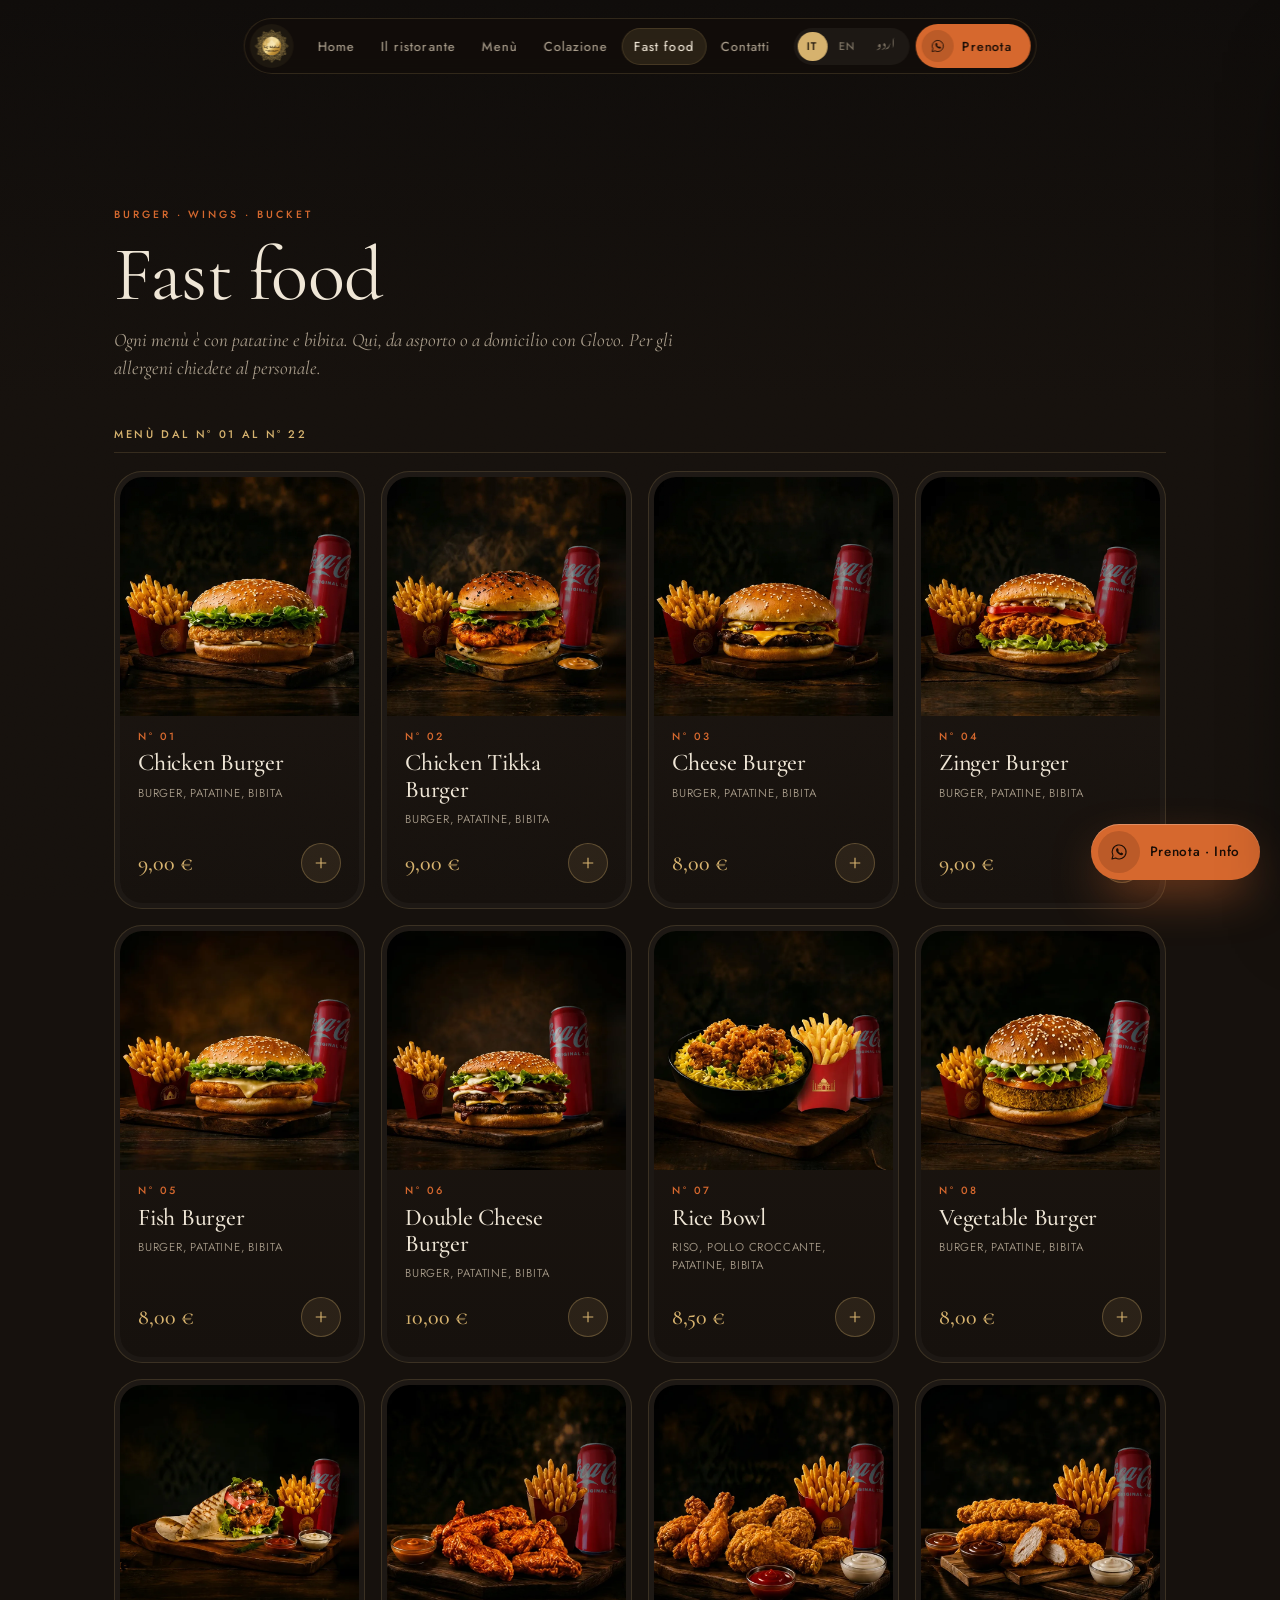
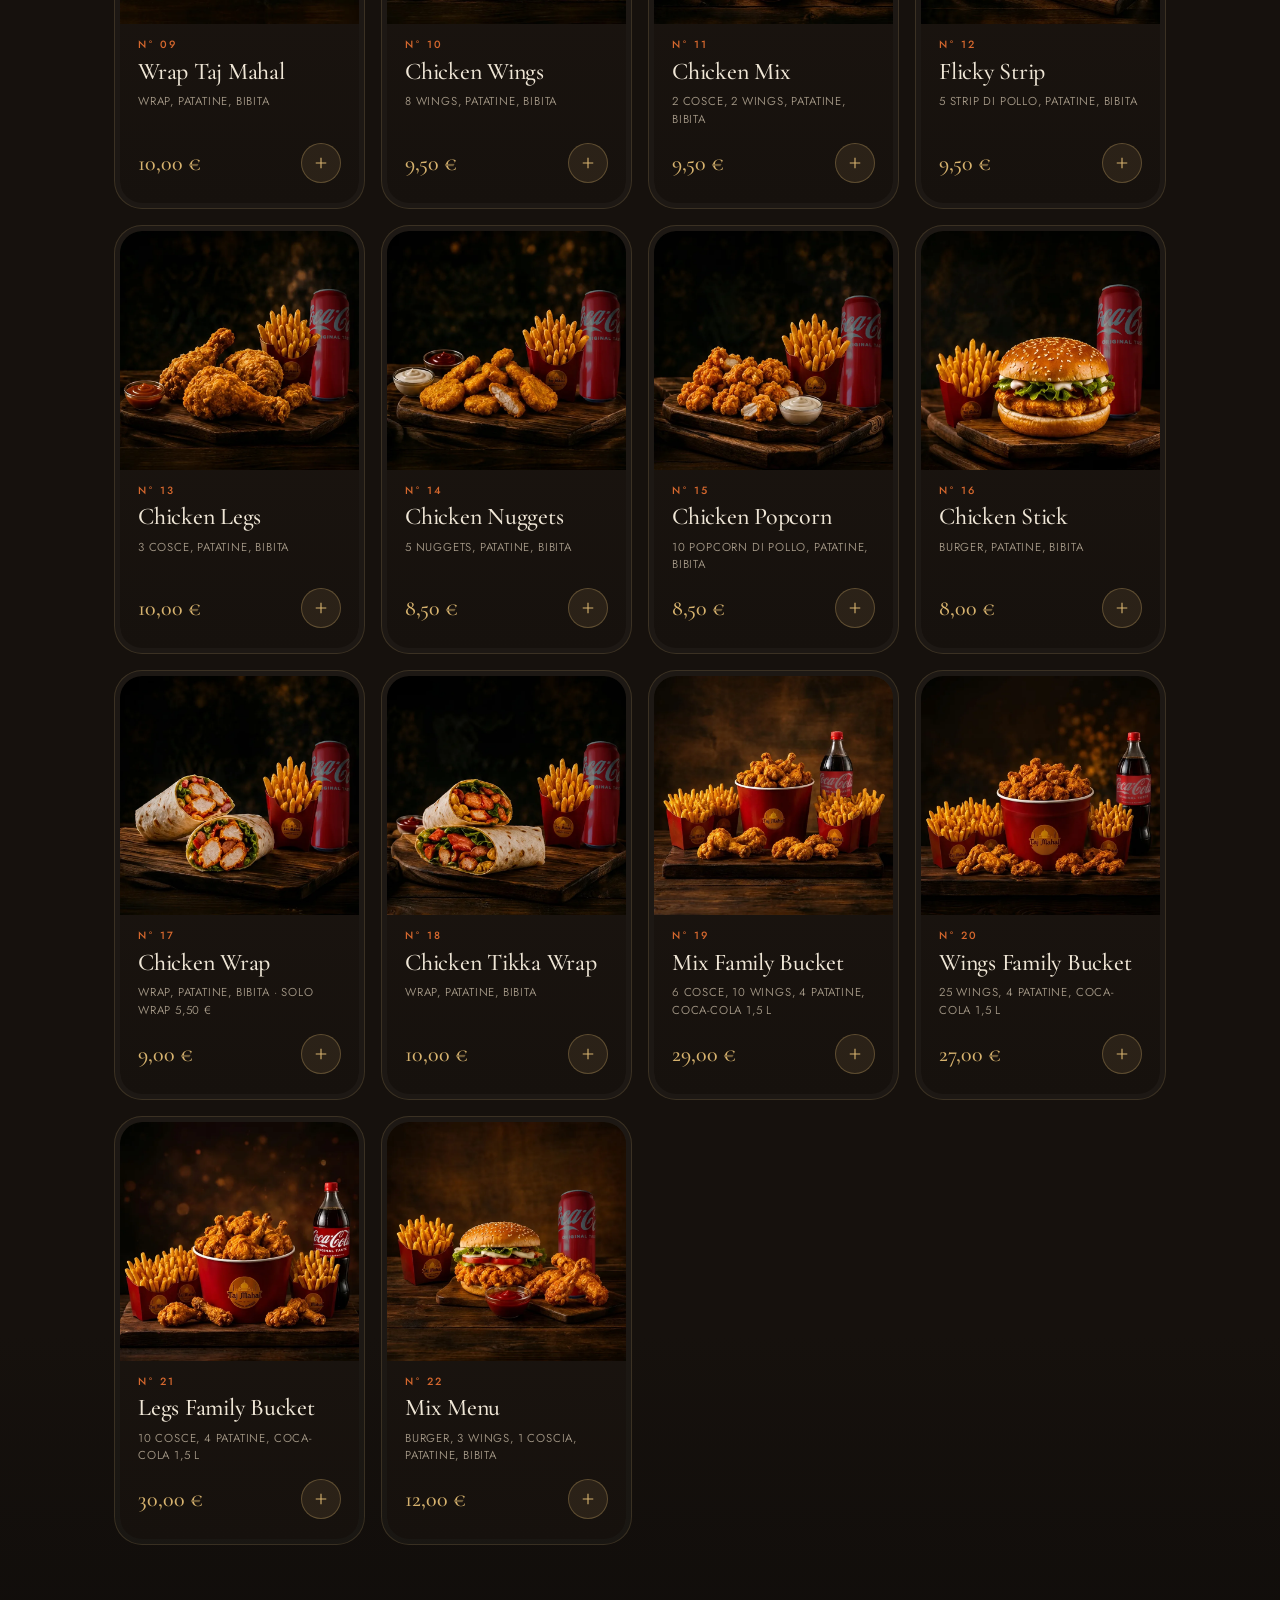
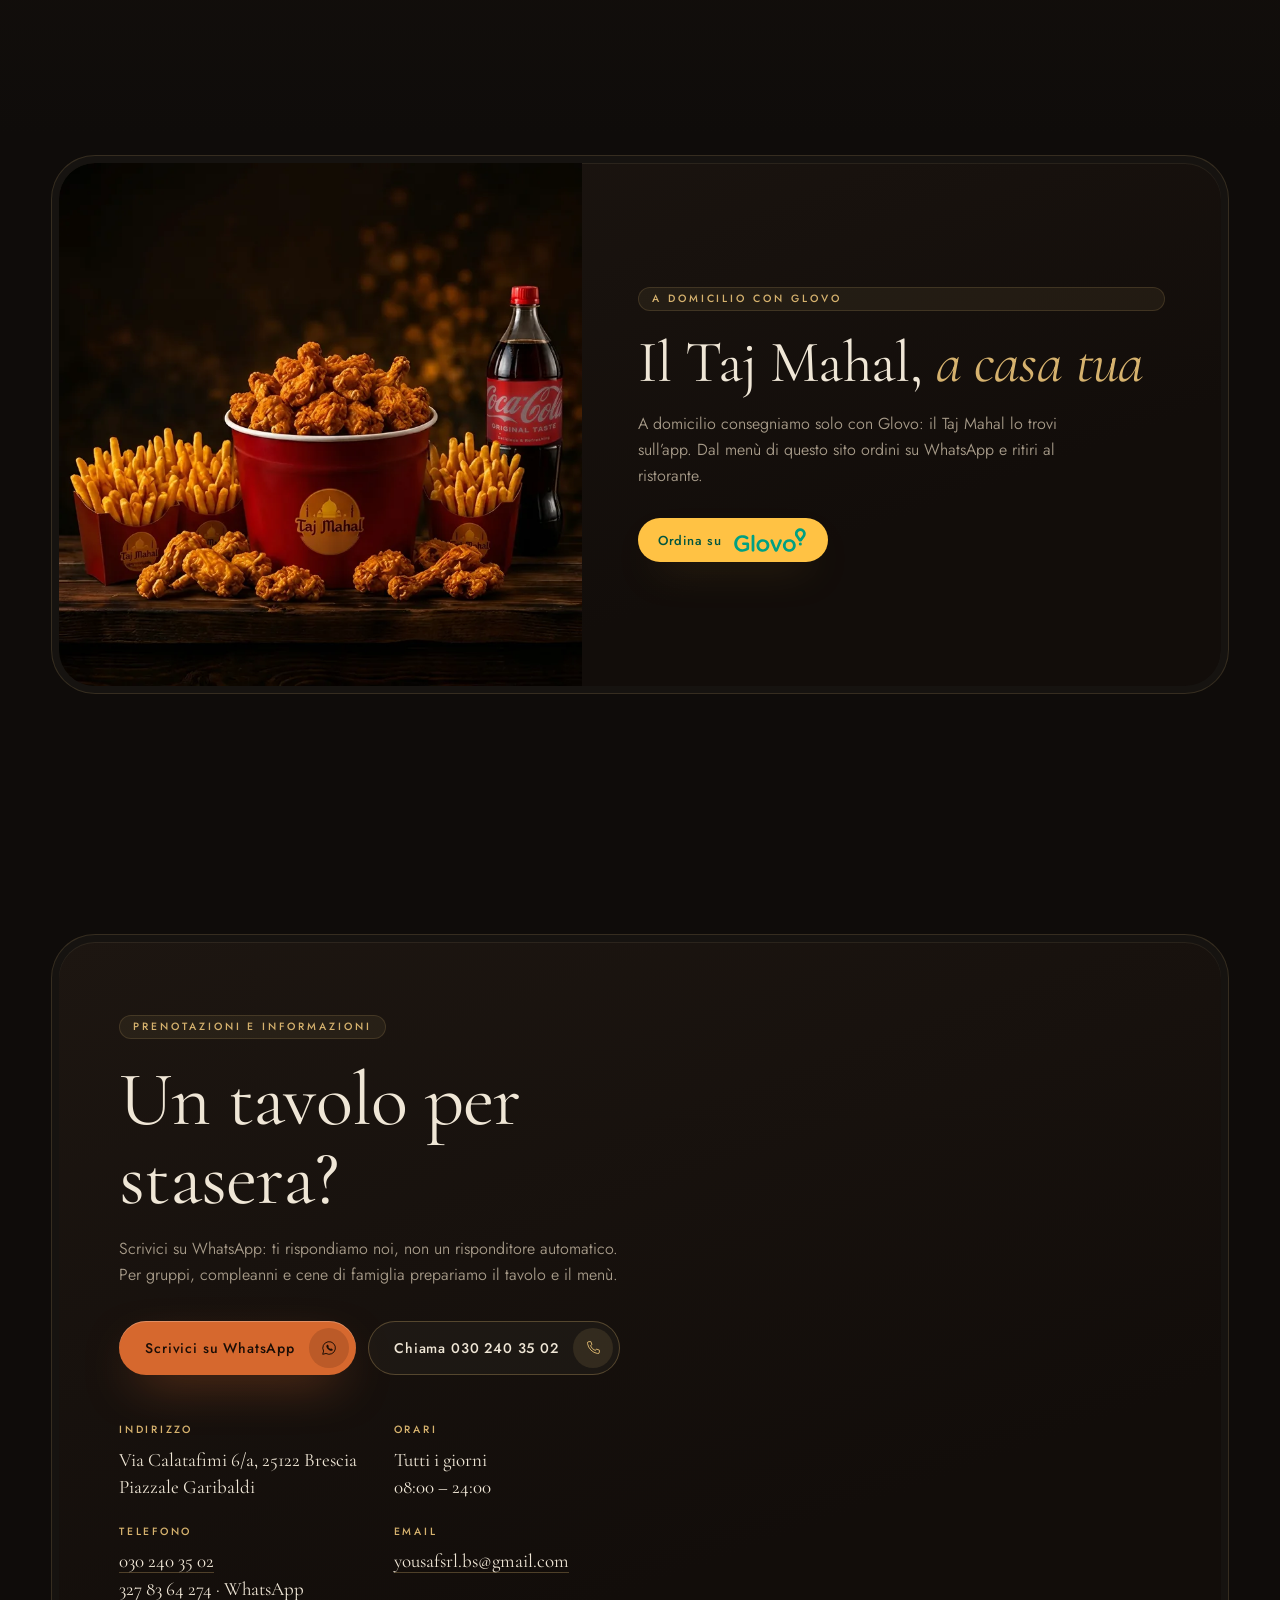
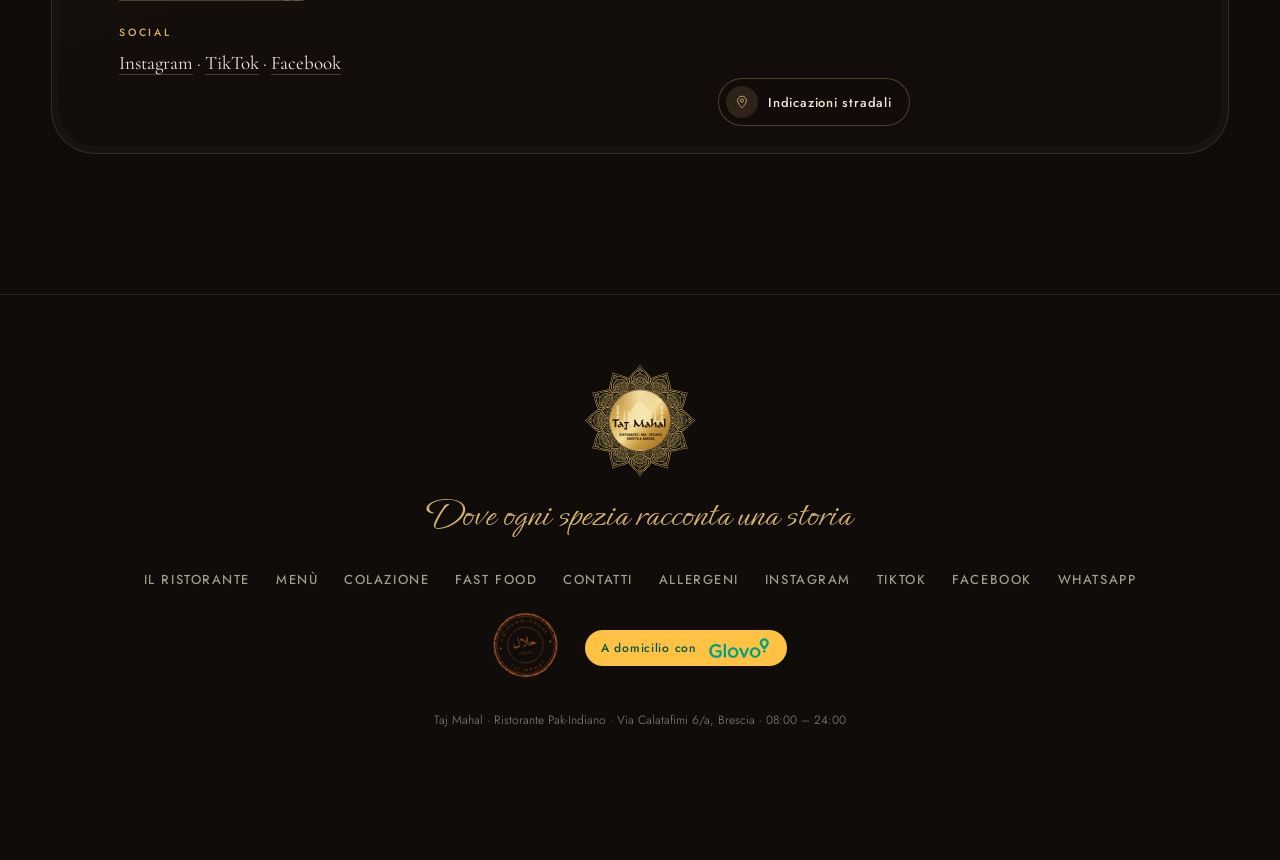
<file: fastfood.html>
<!doctype html>
<html lang="it">
<head>
<meta charset="utf-8">
<meta name="viewport" content="width=device-width, initial-scale=1, viewport-fit=cover">
<title>Fast food · Taj Mahal Brescia</title>
<meta name="description" content="Il fast food del Taj Mahal di Brescia: burger, wrap, rice bowl, chicken wings, nuggets e family bucket, con patatine e bibita. Anche a domicilio con Glovo.">
<meta name="theme-color" content="#0f0c0a">
<link rel="icon" href="img/logo_oro.svg">
<link rel="preload" href="fonts/cormorant.ttf" as="font" crossorigin>
<link rel="stylesheet" href="stile.css?v=18">
</head>
<body class="pag-fastfood">
<div class="grana" aria-hidden="true"></div>
<nav class="isola" aria-label="Navigazione">
  <a class="isola-logo" href="index.html" aria-label="Taj Mahal, Home"><img src="img/logo_oro.svg" alt=""></a>
  <div class="isola-link"><a href="index.html" data-en="Home" data-ur="ہوم">Home</a><a href="ristorante.html" data-en="The restaurant" data-ur="ریسٹورنٹ">Il ristorante</a><a href="menu.html" data-en="Menu" data-ur="مینو">Menù</a><a href="colazione.html" data-en="Breakfast" data-ur="ناشتہ">Colazione</a><a href="fastfood.html" class="attivo" aria-current="page" data-en="Fast food" data-ur="فاسٹ فوڈ">Fast food</a><a href="contatti.html" data-en="Contact" data-ur="رابطہ">Contatti</a></div>
  <div class="lingua" role="group" aria-label="Lingua / Language / زبان"><button class="l-it" data-l="it" lang="it">IT</button><button class="l-en" data-l="en" lang="en">EN</button><button class="l-ur" data-l="ur" lang="ur">اردو</button></div>
  <a class="isola-wa" href="https://wa.me/393278364274?text=Ciao%20Taj%20Mahal%2C%20vorrei%20prenotare%20un%20tavolo" target="_blank" rel="noopener"><i><svg viewBox="0 0 24 24" aria-hidden="true"><path d="M3.6 20.4l1.2-4.3A8.4 8.4 0 1 1 8 19.3z" fill="none" stroke="currentColor" stroke-width="1.3" stroke-linejoin="round"/><path d="M9 8.2c.3-.6.6-.6.9-.6h.5c.2 0 .4.1.5.4l.7 1.6c.1.2 0 .5-.1.6l-.5.6c.6 1.1 1.5 2 2.7 2.6l.6-.6c.2-.2.4-.2.6-.1l1.6.7c.2.1.4.3.3.6v.5c0 .4-.3.9-.8 1.1-.7.3-1.9.3-3.6-.6-1.6-.9-3-2.4-3.6-3.9-.5-1.3-.3-2.3.2-2.9z" fill="currentColor"/></svg></i><span data-en="Book" data-ur="بکنگ">Prenota</span></a>
  <button class="hamb" aria-label="Menù di navigazione" aria-expanded="false"><span></span><span></span></button>
</nav>
<div class="velo" aria-hidden="true">
  <a href="index.html" data-en="Home" data-ur="ہوم">Home</a><a href="ristorante.html" data-en="The restaurant" data-ur="ریسٹورنٹ">Il ristorante</a><a href="menu.html" data-en="Menu" data-ur="مینو">Menù</a><a href="colazione.html" data-en="Breakfast" data-ur="ناشتہ">Colazione</a><a href="fastfood.html" class="attivo" aria-current="page" data-en="Fast food" data-ur="فاسٹ فوڈ">Fast food</a><a href="contatti.html" data-en="Contact" data-ur="رابطہ">Contatti</a>
  <a class="velo-wa" href="https://wa.me/393278364274?text=Ciao%20Taj%20Mahal%2C%20vorrei%20prenotare%20un%20tavolo" target="_blank" rel="noopener" data-en="Book on WhatsApp" data-ur="واٹس ایپ پر بکنگ کریں">Prenota su WhatsApp</a>
</div>

<section class="menu sola"><div class="mn-corpo"><section class="sz fastfood" id="top"><header class="sz-testa"><div><span class="sopra" data-en="Fast food" data-ur="فاسٹ فوڈ">Burger · wings · bucket</span><h1>Fast food</h1><p class="sz-intro" data-en="Every menu comes with fries and a drink. Here, to take away, or delivered with Glovo. For allergens, ask our staff." data-ur="ہر مینو کے ساتھ فرائز اور مشروب۔ یہاں کھائیں، ساتھ لے جائیں یا Glovo سے گھر منگوائیں۔ الرجی کے بارے میں ہمارے عملے سے پوچھیں۔">Ogni menù è con patatine e bibita. Qui, da asporto o a domicilio con Glovo. Per gli allergeni chiedete al personale.</p></div></header><div class="ff-gruppo"><h5><span data-en="Menus no. 01 to 22" data-ur="مینو نمبر 01 سے 22 تک">Menù dal N° 01 al N° 22</span></h5><div class="ff-griglia"><article class="ff-carta"><div class="ff-guscio"><div class="ff-nucleo"><div class="ff-foto"><img src="img/fastfood/01.webp" alt="Chicken Burger"></div><div class="ff-testo"><span class="pi-n">N° 01</span><h4>Chicken Burger</h4><p data-en="Burger, fries, drink" data-ur="برگر، فرائز، مشروب">Burger, patatine, bibita</p><div class="ff-pr"><b>9,00 €</b><button class="agg" data-id="f1" data-nome="Chicken Burger (fast food n° 1)" data-prezzo="9.00" aria-label="Aggiungi Chicken Burger (fast food n° 1) all’ordine"><svg viewBox="0 0 24 24" aria-hidden="true"><path d="M12 5v14M5 12h14" fill="none" stroke="currentColor" stroke-width="1.5"/></svg></button></div></div></div></div></article><article class="ff-carta"><div class="ff-guscio"><div class="ff-nucleo"><div class="ff-foto"><img src="img/fastfood/02.webp" alt="Chicken Tikka Burger"></div><div class="ff-testo"><span class="pi-n">N° 02</span><h4>Chicken Tikka Burger</h4><p data-en="Burger, fries, drink" data-ur="برگر، فرائز، مشروب">Burger, patatine, bibita</p><div class="ff-pr"><b>9,00 €</b><button class="agg" data-id="f2" data-nome="Chicken Tikka Burger (fast food n° 2)" data-prezzo="9.00" aria-label="Aggiungi Chicken Tikka Burger (fast food n° 2) all’ordine"><svg viewBox="0 0 24 24" aria-hidden="true"><path d="M12 5v14M5 12h14" fill="none" stroke="currentColor" stroke-width="1.5"/></svg></button></div></div></div></div></article><article class="ff-carta"><div class="ff-guscio"><div class="ff-nucleo"><div class="ff-foto"><img src="img/fastfood/03.webp" alt="Cheese Burger"></div><div class="ff-testo"><span class="pi-n">N° 03</span><h4>Cheese Burger</h4><p data-en="Burger, fries, drink" data-ur="برگر، فرائز، مشروب">Burger, patatine, bibita</p><div class="ff-pr"><b>8,00 €</b><button class="agg" data-id="f3" data-nome="Cheese Burger (fast food n° 3)" data-prezzo="8.00" aria-label="Aggiungi Cheese Burger (fast food n° 3) all’ordine"><svg viewBox="0 0 24 24" aria-hidden="true"><path d="M12 5v14M5 12h14" fill="none" stroke="currentColor" stroke-width="1.5"/></svg></button></div></div></div></div></article><article class="ff-carta"><div class="ff-guscio"><div class="ff-nucleo"><div class="ff-foto"><img src="img/fastfood/04.webp" alt="Zinger Burger"></div><div class="ff-testo"><span class="pi-n">N° 04</span><h4>Zinger Burger</h4><p data-en="Burger, fries, drink" data-ur="برگر، فرائز، مشروب">Burger, patatine, bibita</p><div class="ff-pr"><b>9,00 €</b><button class="agg" data-id="f4" data-nome="Zinger Burger (fast food n° 4)" data-prezzo="9.00" aria-label="Aggiungi Zinger Burger (fast food n° 4) all’ordine"><svg viewBox="0 0 24 24" aria-hidden="true"><path d="M12 5v14M5 12h14" fill="none" stroke="currentColor" stroke-width="1.5"/></svg></button></div></div></div></div></article><article class="ff-carta"><div class="ff-guscio"><div class="ff-nucleo"><div class="ff-foto"><img src="img/fastfood/05.webp" alt="Fish Burger"></div><div class="ff-testo"><span class="pi-n">N° 05</span><h4>Fish Burger</h4><p data-en="Burger, fries, drink" data-ur="برگر، فرائز، مشروب">Burger, patatine, bibita</p><div class="ff-pr"><b>8,00 €</b><button class="agg" data-id="f5" data-nome="Fish Burger (fast food n° 5)" data-prezzo="8.00" aria-label="Aggiungi Fish Burger (fast food n° 5) all’ordine"><svg viewBox="0 0 24 24" aria-hidden="true"><path d="M12 5v14M5 12h14" fill="none" stroke="currentColor" stroke-width="1.5"/></svg></button></div></div></div></div></article><article class="ff-carta"><div class="ff-guscio"><div class="ff-nucleo"><div class="ff-foto"><img src="img/fastfood/06.webp" alt="Double Cheese Burger"></div><div class="ff-testo"><span class="pi-n">N° 06</span><h4>Double Cheese Burger</h4><p data-en="Burger, fries, drink" data-ur="برگر، فرائز، مشروب">Burger, patatine, bibita</p><div class="ff-pr"><b>10,00 €</b><button class="agg" data-id="f6" data-nome="Double Cheese Burger (fast food n° 6)" data-prezzo="10.00" aria-label="Aggiungi Double Cheese Burger (fast food n° 6) all’ordine"><svg viewBox="0 0 24 24" aria-hidden="true"><path d="M12 5v14M5 12h14" fill="none" stroke="currentColor" stroke-width="1.5"/></svg></button></div></div></div></div></article><article class="ff-carta"><div class="ff-guscio"><div class="ff-nucleo"><div class="ff-foto"><img src="img/fastfood/07.webp" alt="Rice Bowl"></div><div class="ff-testo"><span class="pi-n">N° 07</span><h4>Rice Bowl</h4><p data-en="Rice, crispy chicken, fries, drink" data-ur="چاول، کرسپی چکن، فرائز، مشروب">Riso, pollo croccante, patatine, bibita</p><div class="ff-pr"><b>8,50 €</b><button class="agg" data-id="f7" data-nome="Rice Bowl (fast food n° 7)" data-prezzo="8.50" aria-label="Aggiungi Rice Bowl (fast food n° 7) all’ordine"><svg viewBox="0 0 24 24" aria-hidden="true"><path d="M12 5v14M5 12h14" fill="none" stroke="currentColor" stroke-width="1.5"/></svg></button></div></div></div></div></article><article class="ff-carta"><div class="ff-guscio"><div class="ff-nucleo"><div class="ff-foto"><img src="img/fastfood/08.webp" alt="Vegetable Burger"></div><div class="ff-testo"><span class="pi-n">N° 08</span><h4>Vegetable Burger</h4><p data-en="Burger, fries, drink" data-ur="برگر، فرائز، مشروب">Burger, patatine, bibita</p><div class="ff-pr"><b>8,00 €</b><button class="agg" data-id="f8" data-nome="Vegetable Burger (fast food n° 8)" data-prezzo="8.00" aria-label="Aggiungi Vegetable Burger (fast food n° 8) all’ordine"><svg viewBox="0 0 24 24" aria-hidden="true"><path d="M12 5v14M5 12h14" fill="none" stroke="currentColor" stroke-width="1.5"/></svg></button></div></div></div></div></article><article class="ff-carta"><div class="ff-guscio"><div class="ff-nucleo"><div class="ff-foto"><img src="img/fastfood/09.webp" alt="Wrap Taj Mahal" loading="lazy"></div><div class="ff-testo"><span class="pi-n">N° 09</span><h4>Wrap Taj Mahal</h4><p data-en="Wrap, fries, drink" data-ur="ریپ، فرائز، مشروب">Wrap, patatine, bibita</p><div class="ff-pr"><b>10,00 €</b><button class="agg" data-id="f9" data-nome="Wrap Taj Mahal (fast food n° 9)" data-prezzo="10.00" aria-label="Aggiungi Wrap Taj Mahal (fast food n° 9) all’ordine"><svg viewBox="0 0 24 24" aria-hidden="true"><path d="M12 5v14M5 12h14" fill="none" stroke="currentColor" stroke-width="1.5"/></svg></button></div></div></div></div></article><article class="ff-carta"><div class="ff-guscio"><div class="ff-nucleo"><div class="ff-foto"><img src="img/fastfood/10.webp" alt="Chicken Wings" loading="lazy"></div><div class="ff-testo"><span class="pi-n">N° 10</span><h4>Chicken Wings</h4><p data-en="8 wings, fries, drink" data-ur="8 ونگز، فرائز، مشروب">8 wings, patatine, bibita</p><div class="ff-pr"><b>9,50 €</b><button class="agg" data-id="f10" data-nome="Chicken Wings (fast food n° 10)" data-prezzo="9.50" aria-label="Aggiungi Chicken Wings (fast food n° 10) all’ordine"><svg viewBox="0 0 24 24" aria-hidden="true"><path d="M12 5v14M5 12h14" fill="none" stroke="currentColor" stroke-width="1.5"/></svg></button></div></div></div></div></article><article class="ff-carta"><div class="ff-guscio"><div class="ff-nucleo"><div class="ff-foto"><img src="img/fastfood/11.webp" alt="Chicken Mix" loading="lazy"></div><div class="ff-testo"><span class="pi-n">N° 11</span><h4>Chicken Mix</h4><p data-en="2 legs, 2 wings, fries, drink" data-ur="2 لیگ پیس، 2 ونگز، فرائز، مشروب">2 cosce, 2 wings, patatine, bibita</p><div class="ff-pr"><b>9,50 €</b><button class="agg" data-id="f11" data-nome="Chicken Mix (fast food n° 11)" data-prezzo="9.50" aria-label="Aggiungi Chicken Mix (fast food n° 11) all’ordine"><svg viewBox="0 0 24 24" aria-hidden="true"><path d="M12 5v14M5 12h14" fill="none" stroke="currentColor" stroke-width="1.5"/></svg></button></div></div></div></div></article><article class="ff-carta"><div class="ff-guscio"><div class="ff-nucleo"><div class="ff-foto"><img src="img/fastfood/12.webp" alt="Flicky Strip" loading="lazy"></div><div class="ff-testo"><span class="pi-n">N° 12</span><h4>Flicky Strip</h4><p data-en="5 chicken strips, fries, drink" data-ur="5 چکن اسٹرپس، فرائز، مشروب">5 strip di pollo, patatine, bibita</p><div class="ff-pr"><b>9,50 €</b><button class="agg" data-id="f12" data-nome="Flicky Strip (fast food n° 12)" data-prezzo="9.50" aria-label="Aggiungi Flicky Strip (fast food n° 12) all’ordine"><svg viewBox="0 0 24 24" aria-hidden="true"><path d="M12 5v14M5 12h14" fill="none" stroke="currentColor" stroke-width="1.5"/></svg></button></div></div></div></div></article><article class="ff-carta"><div class="ff-guscio"><div class="ff-nucleo"><div class="ff-foto"><img src="img/fastfood/13.webp" alt="Chicken Legs" loading="lazy"></div><div class="ff-testo"><span class="pi-n">N° 13</span><h4>Chicken Legs</h4><p data-en="3 legs, fries, drink" data-ur="3 لیگ پیس، فرائز، مشروب">3 cosce, patatine, bibita</p><div class="ff-pr"><b>10,00 €</b><button class="agg" data-id="f13" data-nome="Chicken Legs (fast food n° 13)" data-prezzo="10.00" aria-label="Aggiungi Chicken Legs (fast food n° 13) all’ordine"><svg viewBox="0 0 24 24" aria-hidden="true"><path d="M12 5v14M5 12h14" fill="none" stroke="currentColor" stroke-width="1.5"/></svg></button></div></div></div></div></article><article class="ff-carta"><div class="ff-guscio"><div class="ff-nucleo"><div class="ff-foto"><img src="img/fastfood/14.webp" alt="Chicken Nuggets" loading="lazy"></div><div class="ff-testo"><span class="pi-n">N° 14</span><h4>Chicken Nuggets</h4><p data-en="5 nuggets, fries, drink" data-ur="5 نگٹس، فرائز، مشروب">5 nuggets, patatine, bibita</p><div class="ff-pr"><b>8,50 €</b><button class="agg" data-id="f14" data-nome="Chicken Nuggets (fast food n° 14)" data-prezzo="8.50" aria-label="Aggiungi Chicken Nuggets (fast food n° 14) all’ordine"><svg viewBox="0 0 24 24" aria-hidden="true"><path d="M12 5v14M5 12h14" fill="none" stroke="currentColor" stroke-width="1.5"/></svg></button></div></div></div></div></article><article class="ff-carta"><div class="ff-guscio"><div class="ff-nucleo"><div class="ff-foto"><img src="img/fastfood/15.webp" alt="Chicken Popcorn" loading="lazy"></div><div class="ff-testo"><span class="pi-n">N° 15</span><h4>Chicken Popcorn</h4><p data-en="10 chicken popcorn, fries, drink" data-ur="10 چکن پاپ کارن، فرائز، مشروب">10 popcorn di pollo, patatine, bibita</p><div class="ff-pr"><b>8,50 €</b><button class="agg" data-id="f15" data-nome="Chicken Popcorn (fast food n° 15)" data-prezzo="8.50" aria-label="Aggiungi Chicken Popcorn (fast food n° 15) all’ordine"><svg viewBox="0 0 24 24" aria-hidden="true"><path d="M12 5v14M5 12h14" fill="none" stroke="currentColor" stroke-width="1.5"/></svg></button></div></div></div></div></article><article class="ff-carta"><div class="ff-guscio"><div class="ff-nucleo"><div class="ff-foto"><img src="img/fastfood/16.webp" alt="Chicken Stick" loading="lazy"></div><div class="ff-testo"><span class="pi-n">N° 16</span><h4>Chicken Stick</h4><p data-en="Burger, fries, drink" data-ur="برگر، فرائز، مشروب">Burger, patatine, bibita</p><div class="ff-pr"><b>8,00 €</b><button class="agg" data-id="f16" data-nome="Chicken Stick (fast food n° 16)" data-prezzo="8.00" aria-label="Aggiungi Chicken Stick (fast food n° 16) all’ordine"><svg viewBox="0 0 24 24" aria-hidden="true"><path d="M12 5v14M5 12h14" fill="none" stroke="currentColor" stroke-width="1.5"/></svg></button></div></div></div></div></article><article class="ff-carta"><div class="ff-guscio"><div class="ff-nucleo"><div class="ff-foto"><img src="img/fastfood/17.webp" alt="Chicken Wrap" loading="lazy"></div><div class="ff-testo"><span class="pi-n">N° 17</span><h4>Chicken Wrap</h4><p data-en="Wrap, fries, drink · wrap only € 5.50" data-ur="ریپ، فرائز، مشروب · صرف ریپ € 5.50">Wrap, patatine, bibita · solo wrap 5,50 €</p><div class="ff-pr"><b>9,00 €</b><button class="agg" data-id="f17" data-nome="Chicken Wrap (fast food n° 17)" data-prezzo="9.00" aria-label="Aggiungi Chicken Wrap (fast food n° 17) all’ordine"><svg viewBox="0 0 24 24" aria-hidden="true"><path d="M12 5v14M5 12h14" fill="none" stroke="currentColor" stroke-width="1.5"/></svg></button></div></div></div></div></article><article class="ff-carta"><div class="ff-guscio"><div class="ff-nucleo"><div class="ff-foto"><img src="img/fastfood/18.webp" alt="Chicken Tikka Wrap" loading="lazy"></div><div class="ff-testo"><span class="pi-n">N° 18</span><h4>Chicken Tikka Wrap</h4><p data-en="Wrap, fries, drink" data-ur="ریپ، فرائز، مشروب">Wrap, patatine, bibita</p><div class="ff-pr"><b>10,00 €</b><button class="agg" data-id="f18" data-nome="Chicken Tikka Wrap (fast food n° 18)" data-prezzo="10.00" aria-label="Aggiungi Chicken Tikka Wrap (fast food n° 18) all’ordine"><svg viewBox="0 0 24 24" aria-hidden="true"><path d="M12 5v14M5 12h14" fill="none" stroke="currentColor" stroke-width="1.5"/></svg></button></div></div></div></div></article><article class="ff-carta bucket"><div class="ff-guscio"><div class="ff-nucleo"><div class="ff-foto"><img src="img/fastfood/19.webp" alt="Mix Family Bucket" loading="lazy"></div><div class="ff-testo"><span class="pi-n">N° 19</span><h4>Mix Family Bucket</h4><p data-en="6 legs, 10 wings, 4 fries, Coca-Cola 1.5 l" data-ur="6 لیگ پیس، 10 ونگز، 4 فرائز، کوکا کولا 1.5 لیٹر">6 cosce, 10 wings, 4 patatine, Coca-Cola 1,5 l</p><div class="ff-pr"><b>29,00 €</b><button class="agg" data-id="f19" data-nome="Mix Family Bucket (fast food n° 19)" data-prezzo="29.00" aria-label="Aggiungi Mix Family Bucket (fast food n° 19) all’ordine"><svg viewBox="0 0 24 24" aria-hidden="true"><path d="M12 5v14M5 12h14" fill="none" stroke="currentColor" stroke-width="1.5"/></svg></button></div></div></div></div></article><article class="ff-carta bucket"><div class="ff-guscio"><div class="ff-nucleo"><div class="ff-foto"><img src="img/fastfood/20.webp" alt="Wings Family Bucket" loading="lazy"></div><div class="ff-testo"><span class="pi-n">N° 20</span><h4>Wings Family Bucket</h4><p data-en="25 wings, 4 fries, Coca-Cola 1.5 l" data-ur="25 ونگز، 4 فرائز، کوکا کولا 1.5 لیٹر">25 wings, 4 patatine, Coca-Cola 1,5 l</p><div class="ff-pr"><b>27,00 €</b><button class="agg" data-id="f20" data-nome="Wings Family Bucket (fast food n° 20)" data-prezzo="27.00" aria-label="Aggiungi Wings Family Bucket (fast food n° 20) all’ordine"><svg viewBox="0 0 24 24" aria-hidden="true"><path d="M12 5v14M5 12h14" fill="none" stroke="currentColor" stroke-width="1.5"/></svg></button></div></div></div></div></article><article class="ff-carta bucket"><div class="ff-guscio"><div class="ff-nucleo"><div class="ff-foto"><img src="img/fastfood/21.webp" alt="Legs Family Bucket" loading="lazy"></div><div class="ff-testo"><span class="pi-n">N° 21</span><h4>Legs Family Bucket</h4><p data-en="10 legs, 4 fries, Coca-Cola 1.5 l" data-ur="10 لیگ پیس، 4 فرائز، کوکا کولا 1.5 لیٹر">10 cosce, 4 patatine, Coca-Cola 1,5 l</p><div class="ff-pr"><b>30,00 €</b><button class="agg" data-id="f21" data-nome="Legs Family Bucket (fast food n° 21)" data-prezzo="30.00" aria-label="Aggiungi Legs Family Bucket (fast food n° 21) all’ordine"><svg viewBox="0 0 24 24" aria-hidden="true"><path d="M12 5v14M5 12h14" fill="none" stroke="currentColor" stroke-width="1.5"/></svg></button></div></div></div></div></article><article class="ff-carta"><div class="ff-guscio"><div class="ff-nucleo"><div class="ff-foto"><img src="img/fastfood/22.webp" alt="Mix Menu" loading="lazy"></div><div class="ff-testo"><span class="pi-n">N° 22</span><h4>Mix Menu</h4><p data-en="Burger, 3 wings, 1 leg, fries, drink" data-ur="برگر، 3 ونگز، 1 لیگ پیس، فرائز، مشروب">Burger, 3 wings, 1 coscia, patatine, bibita</p><div class="ff-pr"><b>12,00 €</b><button class="agg" data-id="f22" data-nome="Mix Menu (fast food n° 22)" data-prezzo="12.00" aria-label="Aggiungi Mix Menu (fast food n° 22) all’ordine"><svg viewBox="0 0 24 24" aria-hidden="true"><path d="M12 5v14M5 12h14" fill="none" stroke="currentColor" stroke-width="1.5"/></svg></button></div></div></div></div></article></div></div></section></div></section>

<section class="delivery" id="delivery">
  <div class="dl-guscio rivela"><div class="dl-nucleo">
    <div class="dl-foto"><img src="img/fastfood/20.webp" alt="" loading="lazy"></div>
    <div class="dl-testo">
      <span class="occhiello" data-en="Delivery with Glovo" data-ur="Glovo کے ذریعے ہوم ڈیلیوری">A domicilio con Glovo</span>
      <h2 data-en="Taj Mahal, &lt;em&gt;at your door&lt;/em&gt;" data-ur="تاج محل، &lt;em&gt;آپ کے دروازے پر&lt;/em&gt;">Il Taj Mahal, <em>a casa tua</em></h2>
      <p data-en="Home delivery is only with Glovo: you will find the Taj Mahal in the app. From the menu on this site you can order on WhatsApp and pick up at the restaurant." data-ur="ہوم ڈیلیوری صرف Glovo کے ذریعے ہے: Taj Mahal آپ کو ایپ میں مل جائے گا۔ اس ویب سائٹ کے مینو سے واٹس ایپ پر آرڈر کریں اور ریسٹورنٹ سے لے جائیں۔">A domicilio consegniamo solo con Glovo: il Taj Mahal lo trovi sull’app. Dal menù di questo sito ordini su WhatsApp e ritiri al ristorante.</p>
      <a class="glovo" href="https://glovoapp.com/it/it/brescia/stores/ristorante-taj-mahal-vbs" target="_blank" rel="noopener"><span data-en="Order on" data-ur="آرڈر کریں">Ordina su</span><img src="img/marchi/glovo_verde.svg" alt="Glovo"></a>
    </div>
  </div></div>
</section>

<section class="prenota" id="dove">
  <div class="pr-guscio rivela"><div class="pr-nucleo">
    <div class="pr-testo">
      <span class="occhiello" data-en="Bookings &amp; information" data-ur="بکنگ اور معلومات">Prenotazioni e informazioni</span>
      <h2 data-en="A table for tonight?" data-ur="آج رات کے لیے میز؟">Un tavolo per stasera?</h2>
      <p data-en="Message us on WhatsApp: a real person answers, not a bot. For groups, birthdays and family dinners we set the table and the menu." data-ur="ہمیں واٹس ایپ پر لکھیں: جواب کوئی مشین نہیں، ہم خود دیتے ہیں۔ گروپس، سالگرہ اور فیملی دعوتوں کے لیے ہم میز اور مینو تیار کرتے ہیں۔">Scrivici su WhatsApp: ti rispondiamo noi, non un risponditore automatico. Per gruppi, compleanni e cene di famiglia prepariamo il tavolo e il menù.</p>
      <div class="pr-cta"><a class="btn pieno" href="https://wa.me/393278364274?text=Ciao%20Taj%20Mahal%2C%20vorrei%20prenotare%20un%20tavolo" target="_blank" rel="noopener"><span data-en="Message us on WhatsApp" data-ur="ہمیں واٹس ایپ پر لکھیں">Scrivici su WhatsApp</span><i><svg viewBox="0 0 24 24" aria-hidden="true"><path d="M3.6 20.4l1.2-4.3A8.4 8.4 0 1 1 8 19.3z" fill="none" stroke="currentColor" stroke-width="1.3" stroke-linejoin="round"/><path d="M9 8.2c.3-.6.6-.6.9-.6h.5c.2 0 .4.1.5.4l.7 1.6c.1.2 0 .5-.1.6l-.5.6c.6 1.1 1.5 2 2.7 2.6l.6-.6c.2-.2.4-.2.6-.1l1.6.7c.2.1.4.3.3.6v.5c0 .4-.3.9-.8 1.1-.7.3-1.9.3-3.6-.6-1.6-.9-3-2.4-3.6-3.9-.5-1.3-.3-2.3.2-2.9z" fill="currentColor"/></svg></i></a><a class="btn vuoto" href="tel:+390302403502"><span data-en="Call 030 240 35 02" data-ur="فون کریں 030 240 35 02">Chiama 030 240 35 02</span><i><svg viewBox="0 0 24 24" aria-hidden="true"><path d="M6.6 3.5h2.6l1.4 4-2 1.3a11 11 0 0 0 6.6 6.6l1.3-2 4 1.4v2.6a2 2 0 0 1-2.2 2A16.5 16.5 0 0 1 4.6 5.7a2 2 0 0 1 2-2.2z" fill="none" stroke="currentColor" stroke-width="1.3" stroke-linejoin="round"/></svg></i></a></div>
      <dl class="pr-info">
        <div><dt data-en="Address" data-ur="پتہ">Indirizzo</dt><dd>Via Calatafimi 6/a, 25122 Brescia<br>Piazzale Garibaldi</dd></div>
        <div><dt data-en="Opening hours" data-ur="اوقات">Orari</dt><dd><span data-en="Every day" data-ur="روزانہ">Tutti i giorni</span><br>08:00 – 24:00</dd></div>
        <div><dt data-en="Phone" data-ur="فون">Telefono</dt><dd><a href="tel:+390302403502">030 240 35 02</a><br><a href="https://wa.me/393278364274?text=Ciao%20Taj%20Mahal%2C%20vorrei%20un%27informazione" target="_blank" rel="noopener">327 83 64 274 · WhatsApp</a></dd></div>
        <div><dt data-en="Email" data-ur="ای میل">Email</dt><dd><a href="mailto:yousafsrl.bs@gmail.com">yousafsrl.bs@gmail.com</a></dd></div>
        <div><dt data-en="Social" data-ur="سوشل میڈیا">Social</dt><dd><a href="https://www.instagram.com/ristorantetajmahalbrescia/" target="_blank" rel="noopener">Instagram</a> · <a href="https://www.tiktok.com/@ristotajmahalbrescia" target="_blank" rel="noopener">TikTok</a> · <a href="https://www.facebook.com/people/TajMahal-Brescia/61592563081274/" target="_blank" rel="noopener">Facebook</a></dd></div>
      </dl>
    </div>
    <div class="pr-mappa">
      <iframe title="Mappa Taj Mahal Brescia" loading="lazy" referrerpolicy="no-referrer-when-downgrade"
        src="https://maps.google.com/maps?q=Via%20Calatafimi%206a%2C%2025122%20Brescia&z=16&output=embed"></iframe>
      <a class="pr-indicazioni" href="https://www.google.com/maps/search/?api=1&query=Taj+Mahal+Via+Calatafimi+6a+Brescia" target="_blank" rel="noopener"><i><svg viewBox="0 0 24 24" aria-hidden="true"><path d="M12 21s-6.5-6.1-6.5-11.2a6.5 6.5 0 0 1 13 0C18.5 14.9 12 21 12 21z" fill="none" stroke="currentColor" stroke-width="1.3"/><circle cx="12" cy="9.8" r="2.3" fill="none" stroke="currentColor" stroke-width="1.3"/></svg></i><span data-en="Directions" data-ur="راستہ دیکھیں">Indicazioni stradali</span></a>
    </div>
  </div></div>
</section>
<footer class="piede">
  <img src="img/logo_oro.svg" alt="Taj Mahal" class="pd-logo">
  <p class="scr pd-motto" data-en="Where every spice tells a story" data-ur="جہاں ہر مصالحہ ایک کہانی سناتا ہے">Dove ogni spezia racconta una storia</p>
  <div class="pd-link"><a href="ristorante.html" data-en="The restaurant" data-ur="ریسٹورنٹ">Il ristorante</a><a href="menu.html" data-en="Menu" data-ur="مینو">Menù</a><a href="colazione.html" data-en="Breakfast" data-ur="ناشتہ">Colazione</a><a href="fastfood.html" data-en="Fast food" data-ur="فاسٹ فوڈ">Fast food</a><a href="contatti.html" data-en="Contact" data-ur="رابطہ">Contatti</a><a href="menu.html#allergeni" data-en="Allergens" data-ur="الرجی">Allergeni</a><a href="https://www.instagram.com/ristorantetajmahalbrescia/" target="_blank" rel="noopener">Instagram</a><a href="https://www.tiktok.com/@ristotajmahalbrescia" target="_blank" rel="noopener">TikTok</a><a href="https://www.facebook.com/people/TajMahal-Brescia/61592563081274/" target="_blank" rel="noopener">Facebook</a><a href="https://wa.me/393278364274?text=Ciao%20Taj%20Mahal%2C%20vorrei%20prenotare%20un%20tavolo" target="_blank" rel="noopener">WhatsApp</a></div>
  <div class="pd-marchi"><span class="pd-halal"><svg class="timbro" viewBox="0 0 100 100" role="img" aria-label="Halal"><defs><filter id="tb-u" x="-5%" y="-5%" width="110%" height="110%"><feTurbulence type="fractalNoise" baseFrequency=".55" numOctaves="2" seed="11"/><feColorMatrix type="matrix" values="0 0 0 0 0  0 0 0 0 0  0 0 0 0 0  4.2 0 0 0 -1"/><feComposite in="SourceGraphic" operator="in"/></filter><path id="tb-su" d="M15.5,50 A34.5,34.5 0 0 1 84.5,50"/><path id="tb-giu" d="M16,50 A34,34 0 0 0 84,50"/></defs><g filter="url(#tb-u)" fill="#d6682e" stroke="#d6682e"><circle cx="50" cy="50" r="47" fill="none" stroke-width="2.4"/><circle cx="50" cy="50" r="43.5" fill="none" stroke-width=".7"/><circle cx="50" cy="50" r="27" fill="none" stroke-width=".7"/><text font-family="Jost" font-size="6" letter-spacing="1.3" stroke="none" text-anchor="middle"><textPath href="#tb-su" startOffset="50%">CUCINA PAK-INDIANA</textPath></text><text font-family="Jost" font-size="6.6" letter-spacing="2.2" stroke="none" text-anchor="middle" dominant-baseline="hanging"><textPath href="#tb-giu" startOffset="50%">TAJ MAHAL</textPath></text><circle cx="12" cy="50" r="1.4" stroke="none"/><circle cx="88" cy="50" r="1.4" stroke="none"/><text x="50" y="52" font-family="Amiri" font-size="21" stroke="none" text-anchor="middle">حلال</text><text x="50.8" y="63" font-family="Jost" font-size="5.4" letter-spacing="2" stroke="none" text-anchor="middle">HALAL</text></g></svg></span><a class="glovo" href="https://glovoapp.com/it/it/brescia/stores/ristorante-taj-mahal-vbs" target="_blank" rel="noopener"><span data-en="Delivered by" data-ur="ہوم ڈیلیوری">A domicilio con</span><img src="img/marchi/glovo_verde.svg" alt="Glovo"></a></div>
  <p class="pd-legale">Taj Mahal · Ristorante Pak-Indiano · Via Calatafimi 6/a, Brescia · 08:00 – 24:00</p>
</footer>

<a class="su-fisso" href="#top" aria-label="Torna su"><svg viewBox="0 0 24 24" aria-hidden="true"><path d="M12 19V5M6 11l6-6 6 6" fill="none" stroke="currentColor" stroke-width="1.3"/></svg></a>
<button class="car-fisso" aria-label="Apri il tuo ordine"><i><svg viewBox="0 0 24 24" aria-hidden="true"><path d="M5 7h14l-1.4 10.2a2 2 0 0 1-2 1.8H8.4a2 2 0 0 1-2-1.8z M9 7V6a3 3 0 0 1 6 0v1" fill="none" stroke="currentColor" stroke-width="1.3" stroke-linejoin="round"/></svg><em class="car-n">0</em></i><span class="car-tot">0,00 €</span></button>
<div class="car-velo" aria-hidden="true"></div>
<aside class="car" data-wa="393278364274" aria-label="Il tuo ordine" aria-hidden="true">
  <div class="car-testa"><div><span class="occhiello" data-en="Pick up order" data-ur="لے جانے کا آرڈر">Ordine da ritirare</span><h3 data-en="Your order" data-ur="آپ کا آرڈر">Il tuo ordine</h3></div>
    <button class="car-chiudi" aria-label="Chiudi"><svg viewBox="0 0 24 24" aria-hidden="true"><path d="M6 6l12 12M18 6L6 18" fill="none" stroke="currentColor" stroke-width="1.4"/></svg></button></div>
  <div class="car-corpo">
    <p class="car-vuoto" data-en="Your order is empty: tap + next to a dish to add it." data-ur="آپ کا آرڈر خالی ہے: کسی ڈش کے ساتھ + دبا کر شامل کریں۔">L’ordine è vuoto: tocca + accanto a un piatto per aggiungerlo.</p>
    <ul class="car-lista"></ul>
    <div class="car-totale"><span data-en="Total" data-ur="کل">Totale</span><b class="car-tot2">0,00 €</b></div>
    <form class="car-form" novalidate>
      <input type="hidden" name="modo" value="ritiro">
      <label class="car-campo"><span data-en="Name" data-ur="نام">Nome</span><input name="nome" autocomplete="name" required><em class="car-err" data-en="Please enter your name" data-ur="براہِ کرم اپنا نام لکھیں">Inserisci il nome</em></label>
      <label class="car-campo"><span data-en="Pick up time (e.g. 20:30)" data-ur="وصولی کا وقت (مثلاً 20:30)">Orario di ritiro (es. 20:30)</span><input name="orario" inputmode="numeric"></label>
      <label class="car-campo car-bibita"><span data-en="Fast food: drink and sauces" data-ur="فاسٹ فوڈ: مشروب اور ساسز">Fast food: bibita e salse</span><input name="bibita" placeholder="Coca-Cola, ketchup…"></label>
      <label class="car-campo"><span data-en="Notes, intolerances" data-ur="نوٹس، الرجی">Note, intolleranze</span><textarea name="note" rows="2"></textarea></label>
      <p class="car-paga" data-en="Pick up at the restaurant, Via Calatafimi 6/a: we confirm order and time on WhatsApp, you pay when you collect, cash or card. Home delivery only with Glovo." data-ur="ریسٹورنٹ سے وصولی، Via Calatafimi 6/a: ہم واٹس ایپ پر آرڈر اور وقت کی تصدیق کرتے ہیں، ادائیگی وصولی پر، نقد یا کارڈ سے۔ ہوم ڈیلیوری صرف Glovo کے ذریعے۔">Ritiro al ristorante, Via Calatafimi 6/a: ti confermiamo ordine e orario su WhatsApp, paghi quando ritiri, in contanti o con carta. A domicilio solo con Glovo.</p>
      <div class="car-glovo"><a class="glovo" href="https://glovoapp.com/it/it/brescia/stores/ristorante-taj-mahal-vbs" target="_blank" rel="noopener"><span data-en="Delivered by" data-ur="ہوم ڈیلیوری">A domicilio con</span><img src="img/marchi/glovo_verde.svg" alt="Glovo"></a></div>
      <button class="btn pieno car-invia" type="submit"><span data-en="Send the order on WhatsApp" data-ur="آرڈر واٹس ایپ پر بھیجیں">Invia l’ordine su WhatsApp</span><i><svg viewBox="0 0 24 24" aria-hidden="true"><path d="M3.6 20.4l1.2-4.3A8.4 8.4 0 1 1 8 19.3z" fill="none" stroke="currentColor" stroke-width="1.3" stroke-linejoin="round"/><path d="M9 8.2c.3-.6.6-.6.9-.6h.5c.2 0 .4.1.5.4l.7 1.6c.1.2 0 .5-.1.6l-.5.6c.6 1.1 1.5 2 2.7 2.6l.6-.6c.2-.2.4-.2.6-.1l1.6.7c.2.1.4.3.3.6v.5c0 .4-.3.9-.8 1.1-.7.3-1.9.3-3.6-.6-1.6-.9-3-2.4-3.6-3.9-.5-1.3-.3-2.3.2-2.9z" fill="currentColor"/></svg></i></button>
    </form>
  </div>
</aside>
<a class="wa-fisso" href="https://wa.me/393278364274?text=Ciao%20Taj%20Mahal%2C%20vorrei%20prenotare%20un%20tavolo" target="_blank" rel="noopener" aria-label="Prenota o chiedi informazioni su WhatsApp"><i><svg viewBox="0 0 24 24" aria-hidden="true"><path d="M3.6 20.4l1.2-4.3A8.4 8.4 0 1 1 8 19.3z" fill="none" stroke="currentColor" stroke-width="1.3" stroke-linejoin="round"/><path d="M9 8.2c.3-.6.6-.6.9-.6h.5c.2 0 .4.1.5.4l.7 1.6c.1.2 0 .5-.1.6l-.5.6c.6 1.1 1.5 2 2.7 2.6l.6-.6c.2-.2.4-.2.6-.1l1.6.7c.2.1.4.3.3.6v.5c0 .4-.3.9-.8 1.1-.7.3-1.9.3-3.6-.6-1.6-.9-3-2.4-3.6-3.9-.5-1.3-.3-2.3.2-2.9z" fill="currentColor"/></svg></i><span data-en="Book · Info" data-ur="بکنگ · معلومات">Prenota · Info</span></a>
<script src="vita.js?v=18" defer></script>
</body>
</html>
</file>
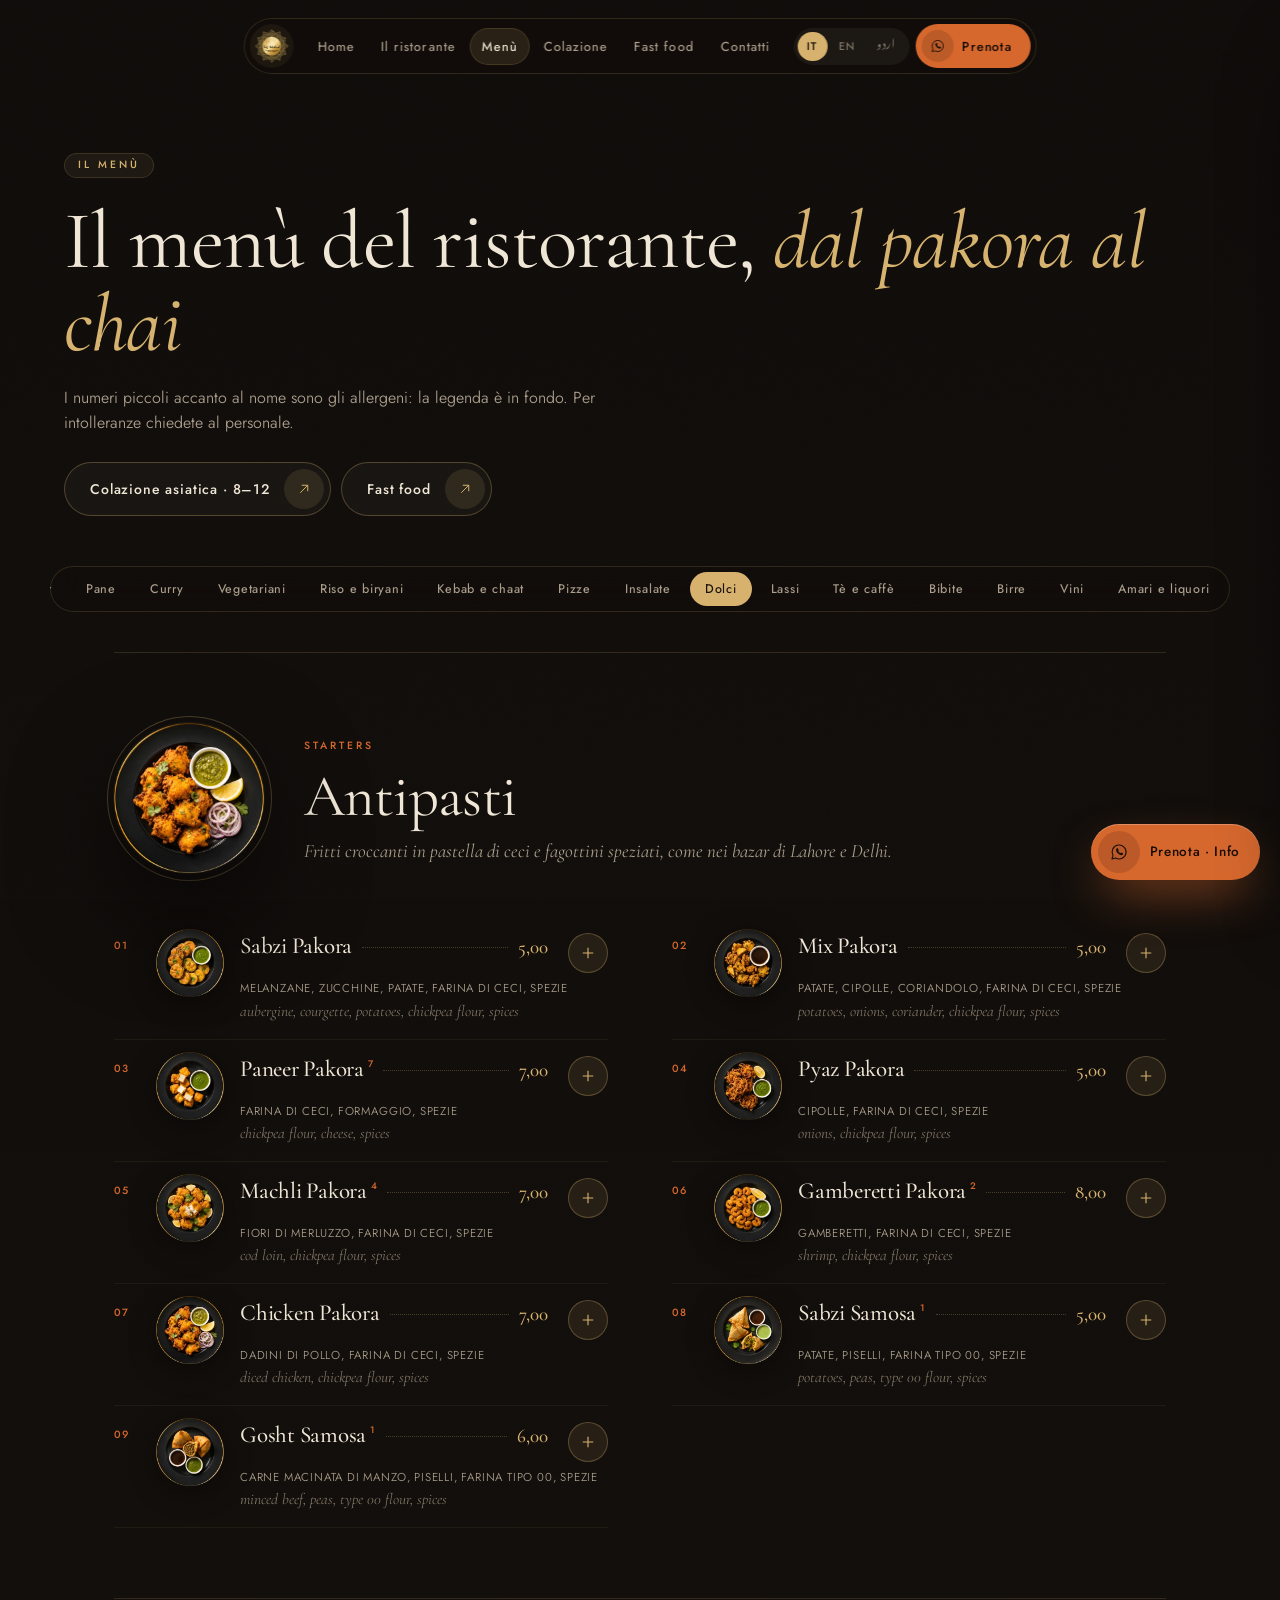
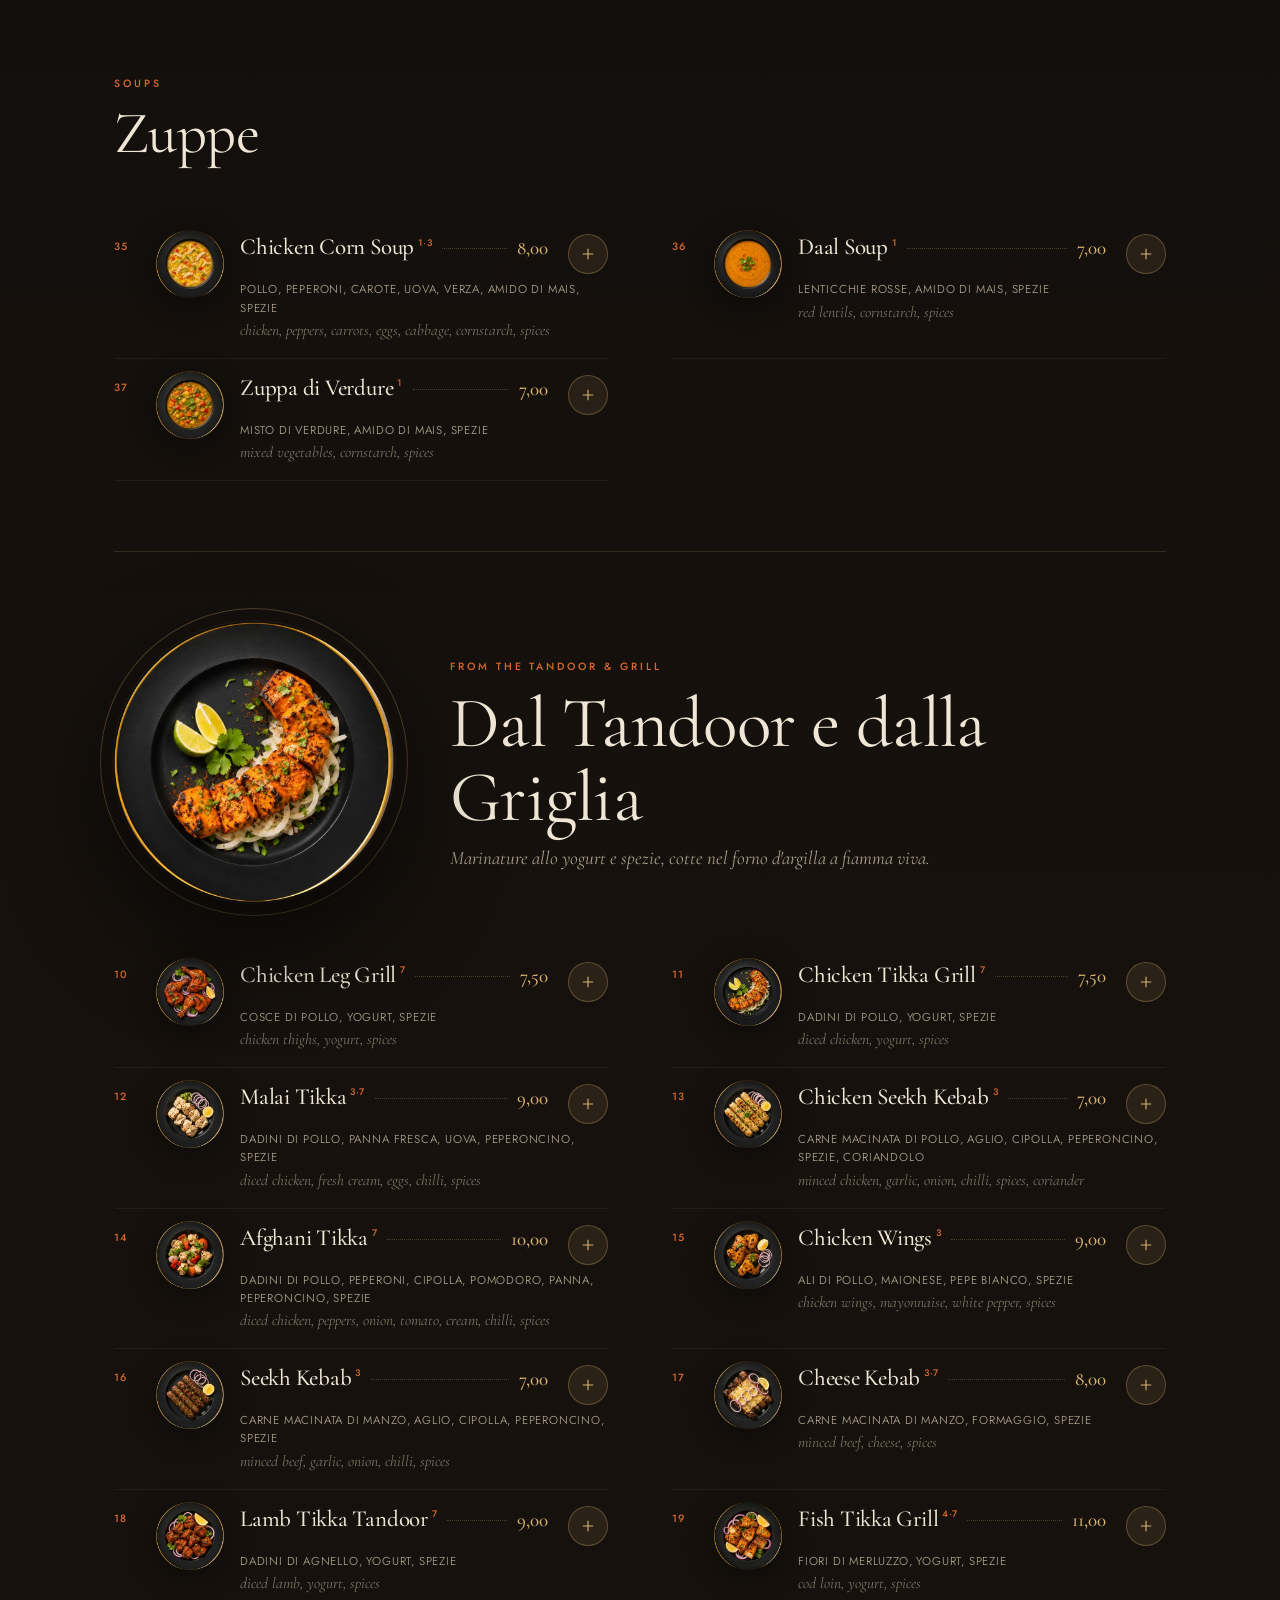
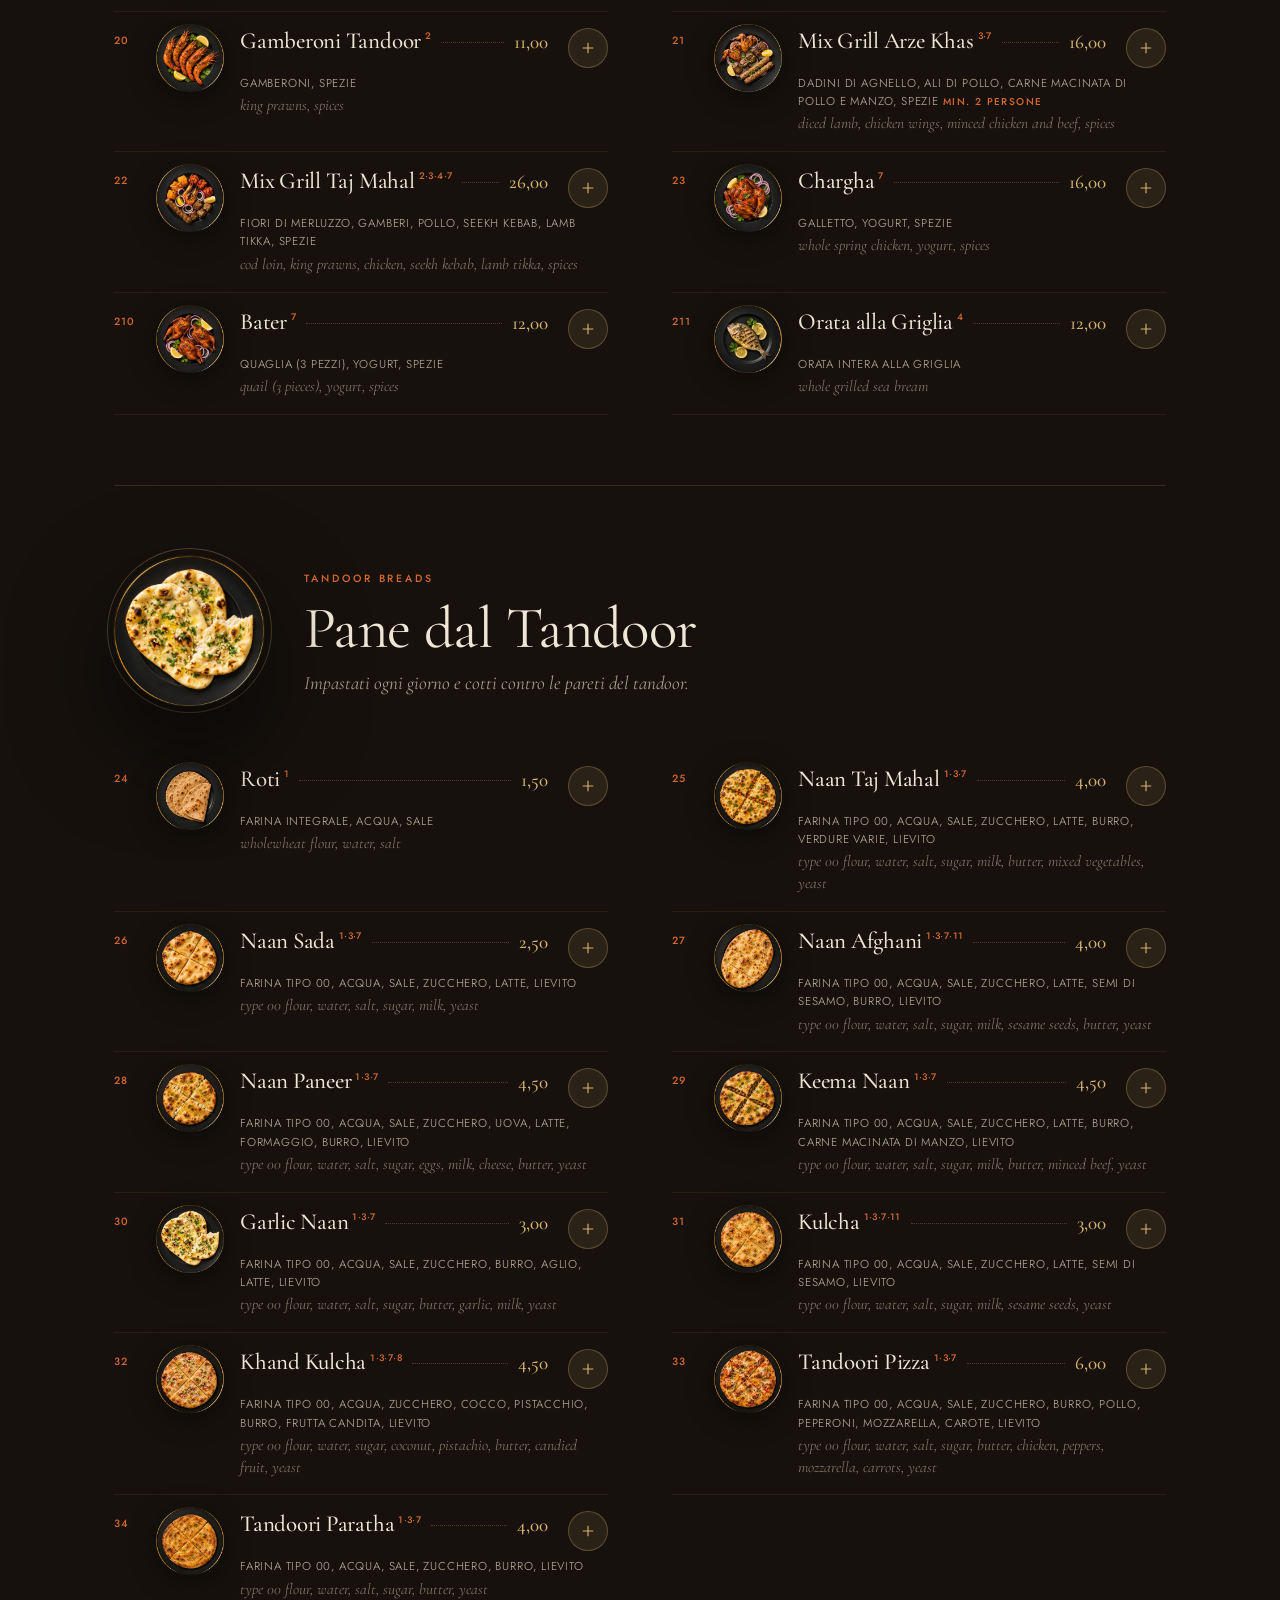
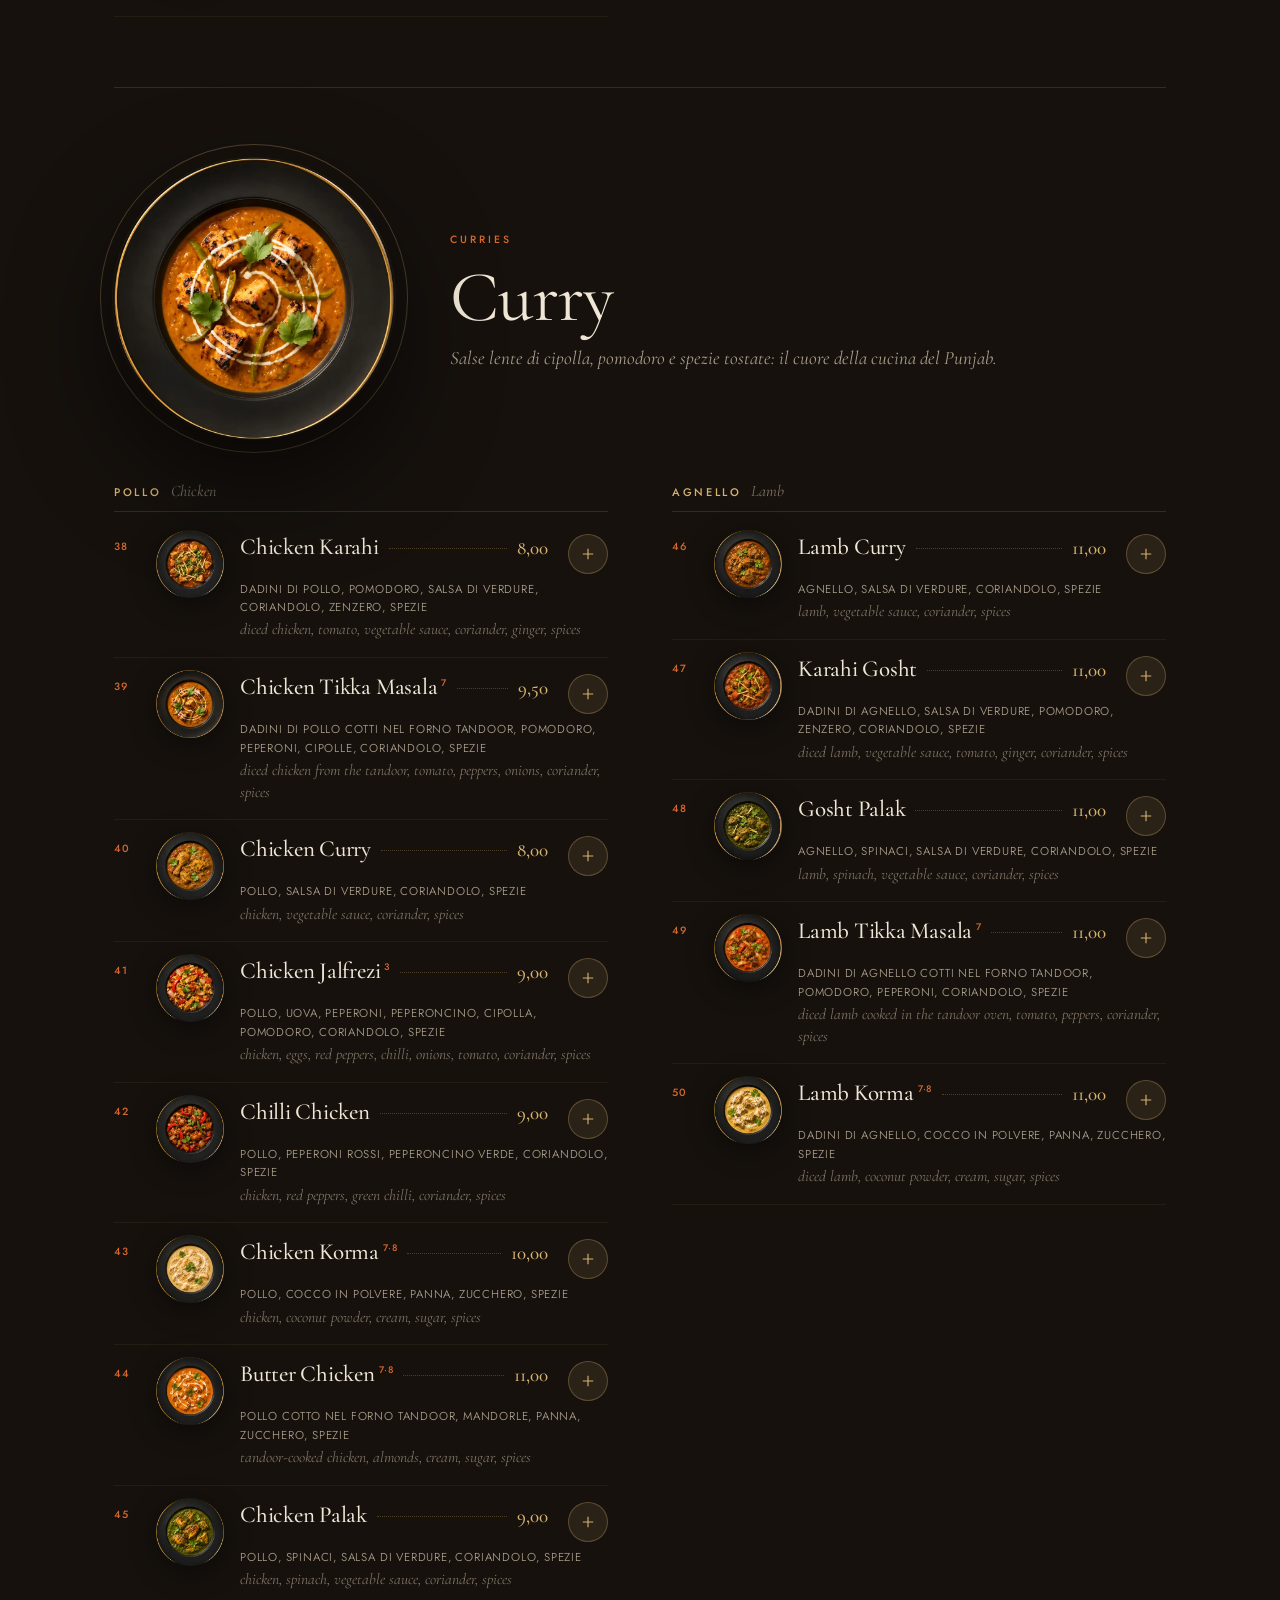
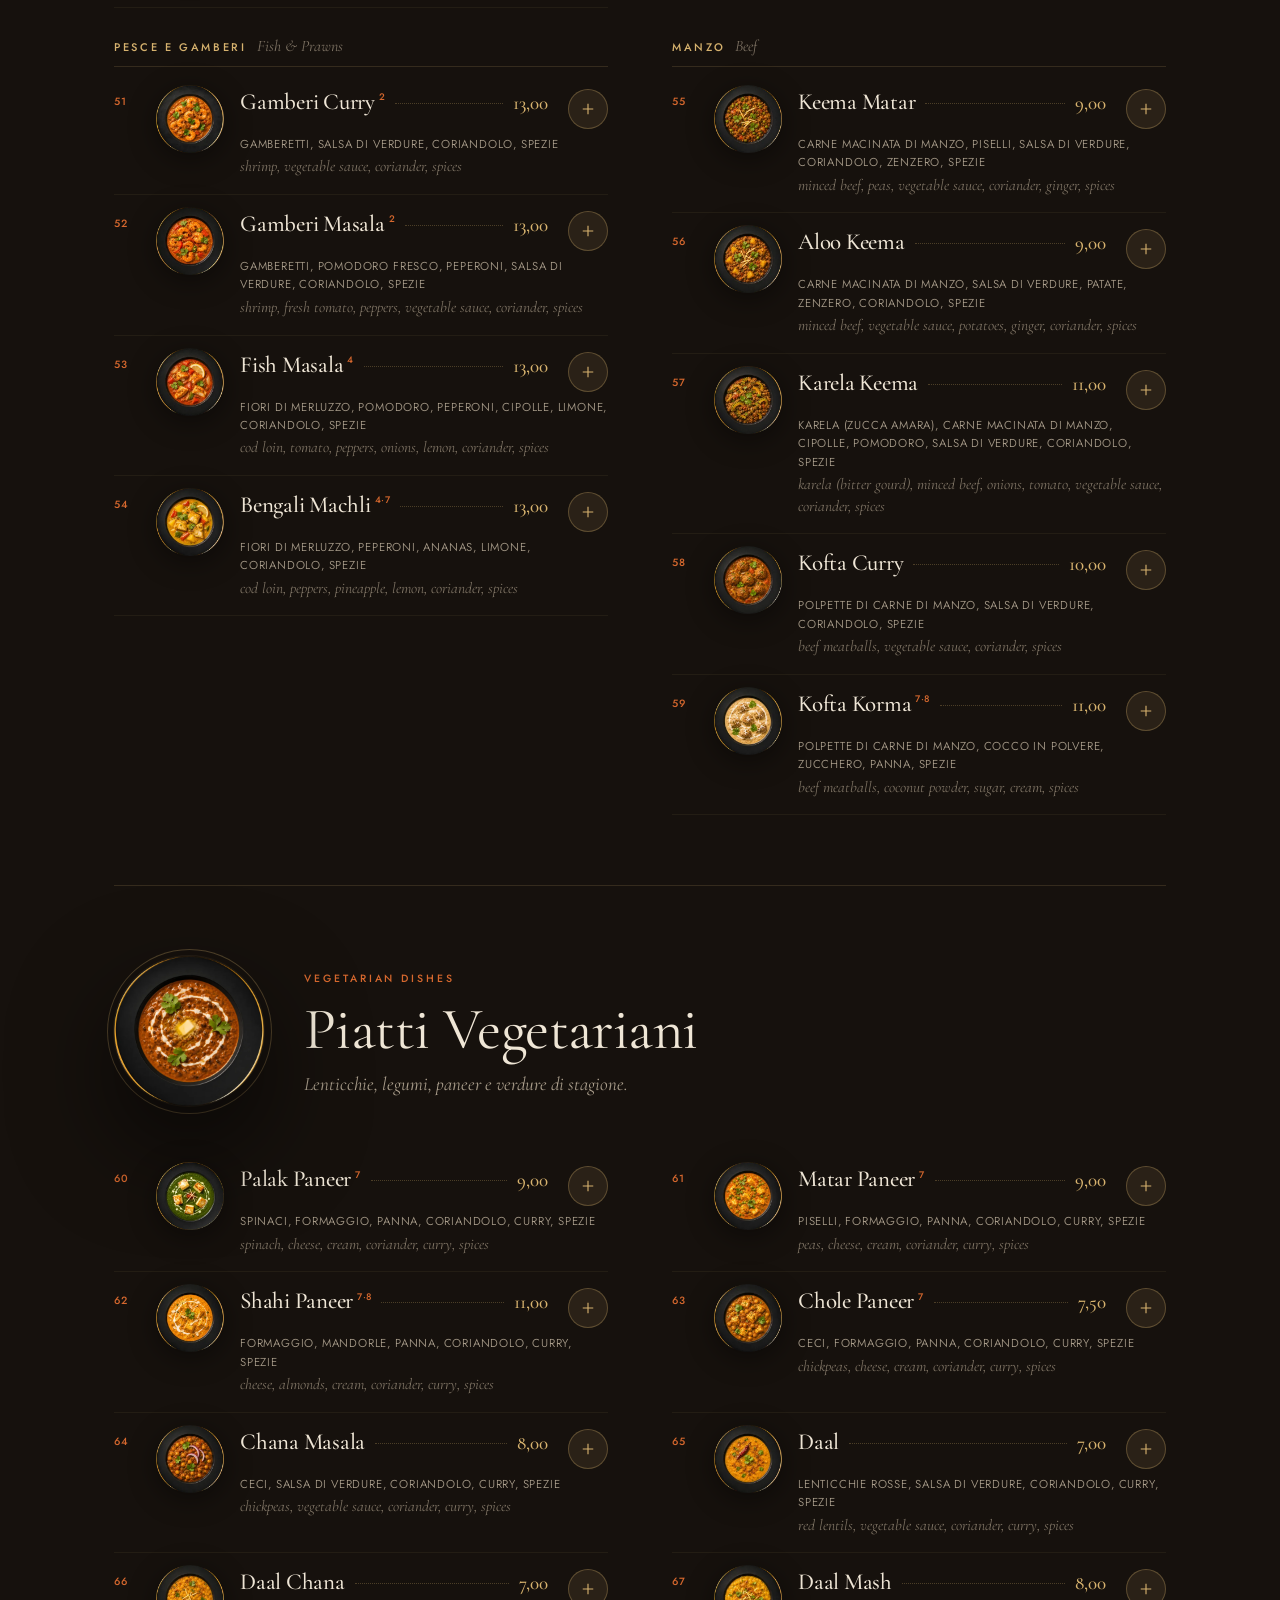
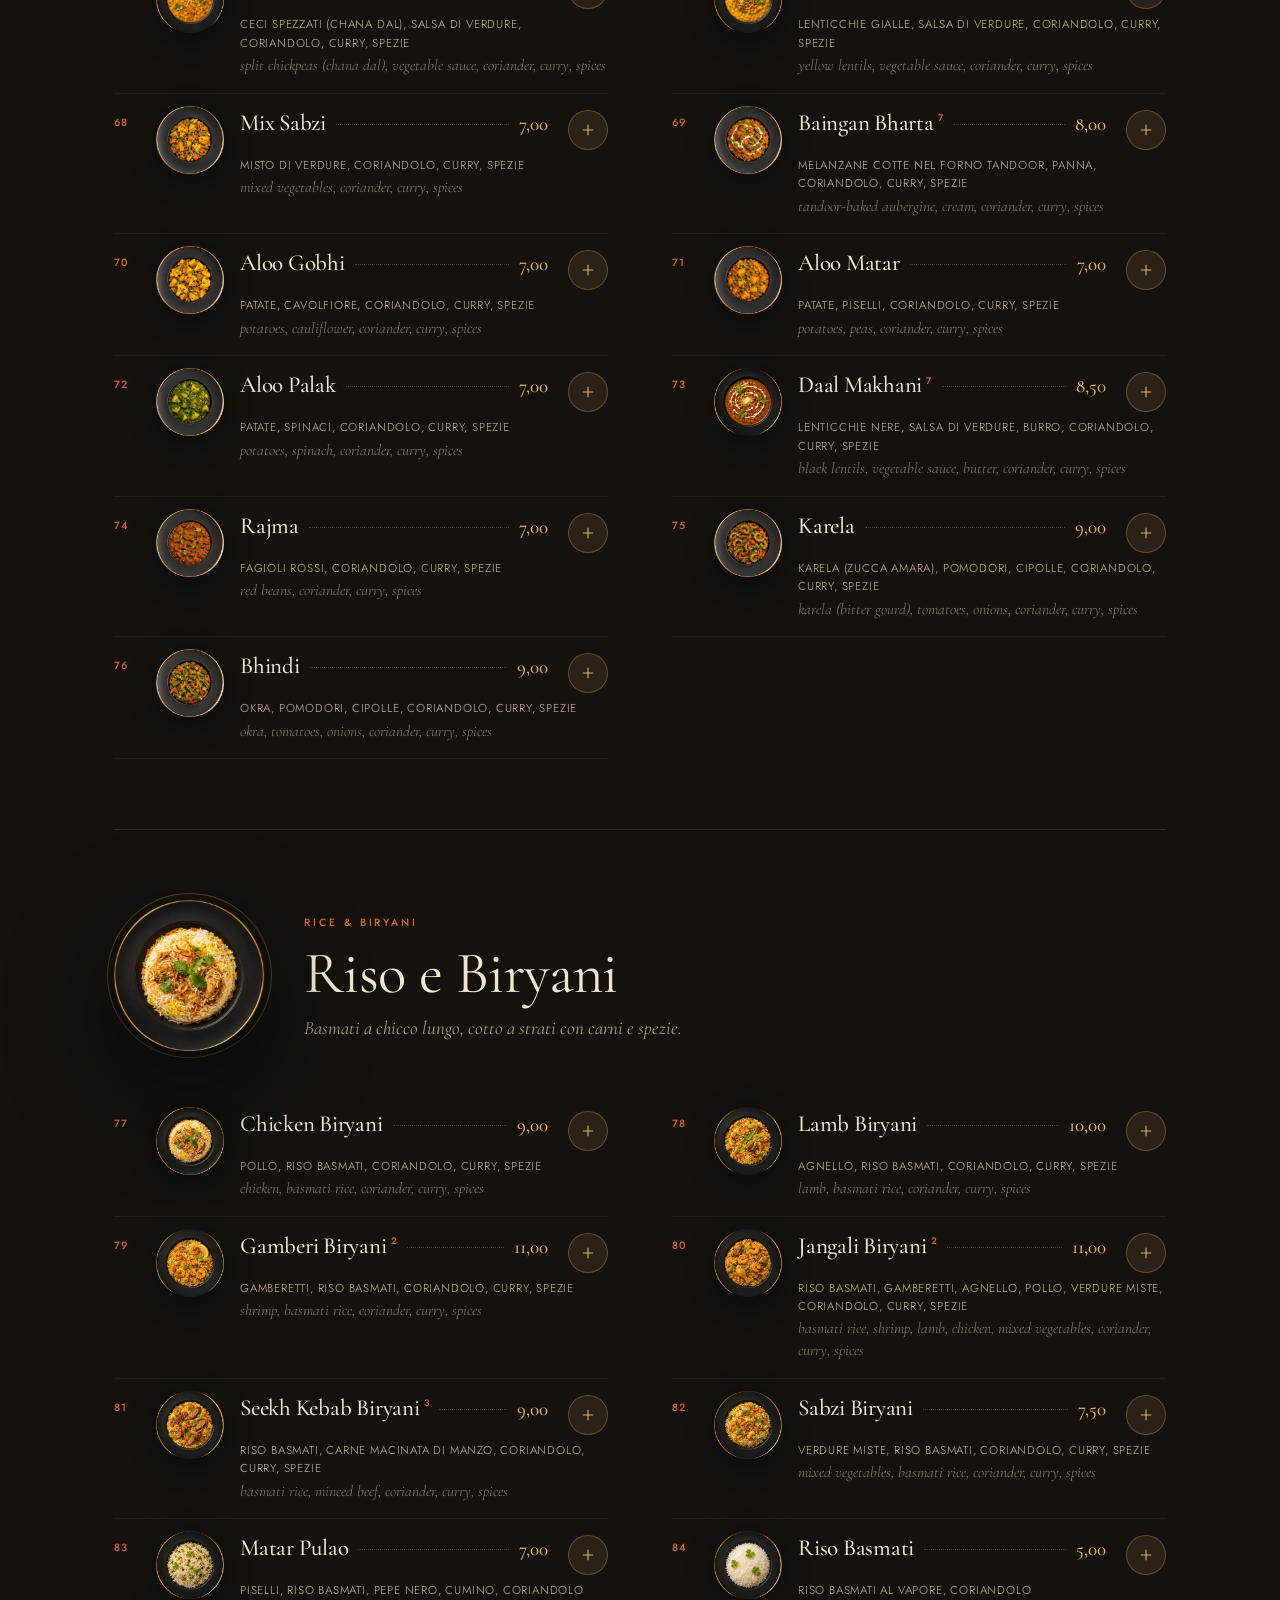
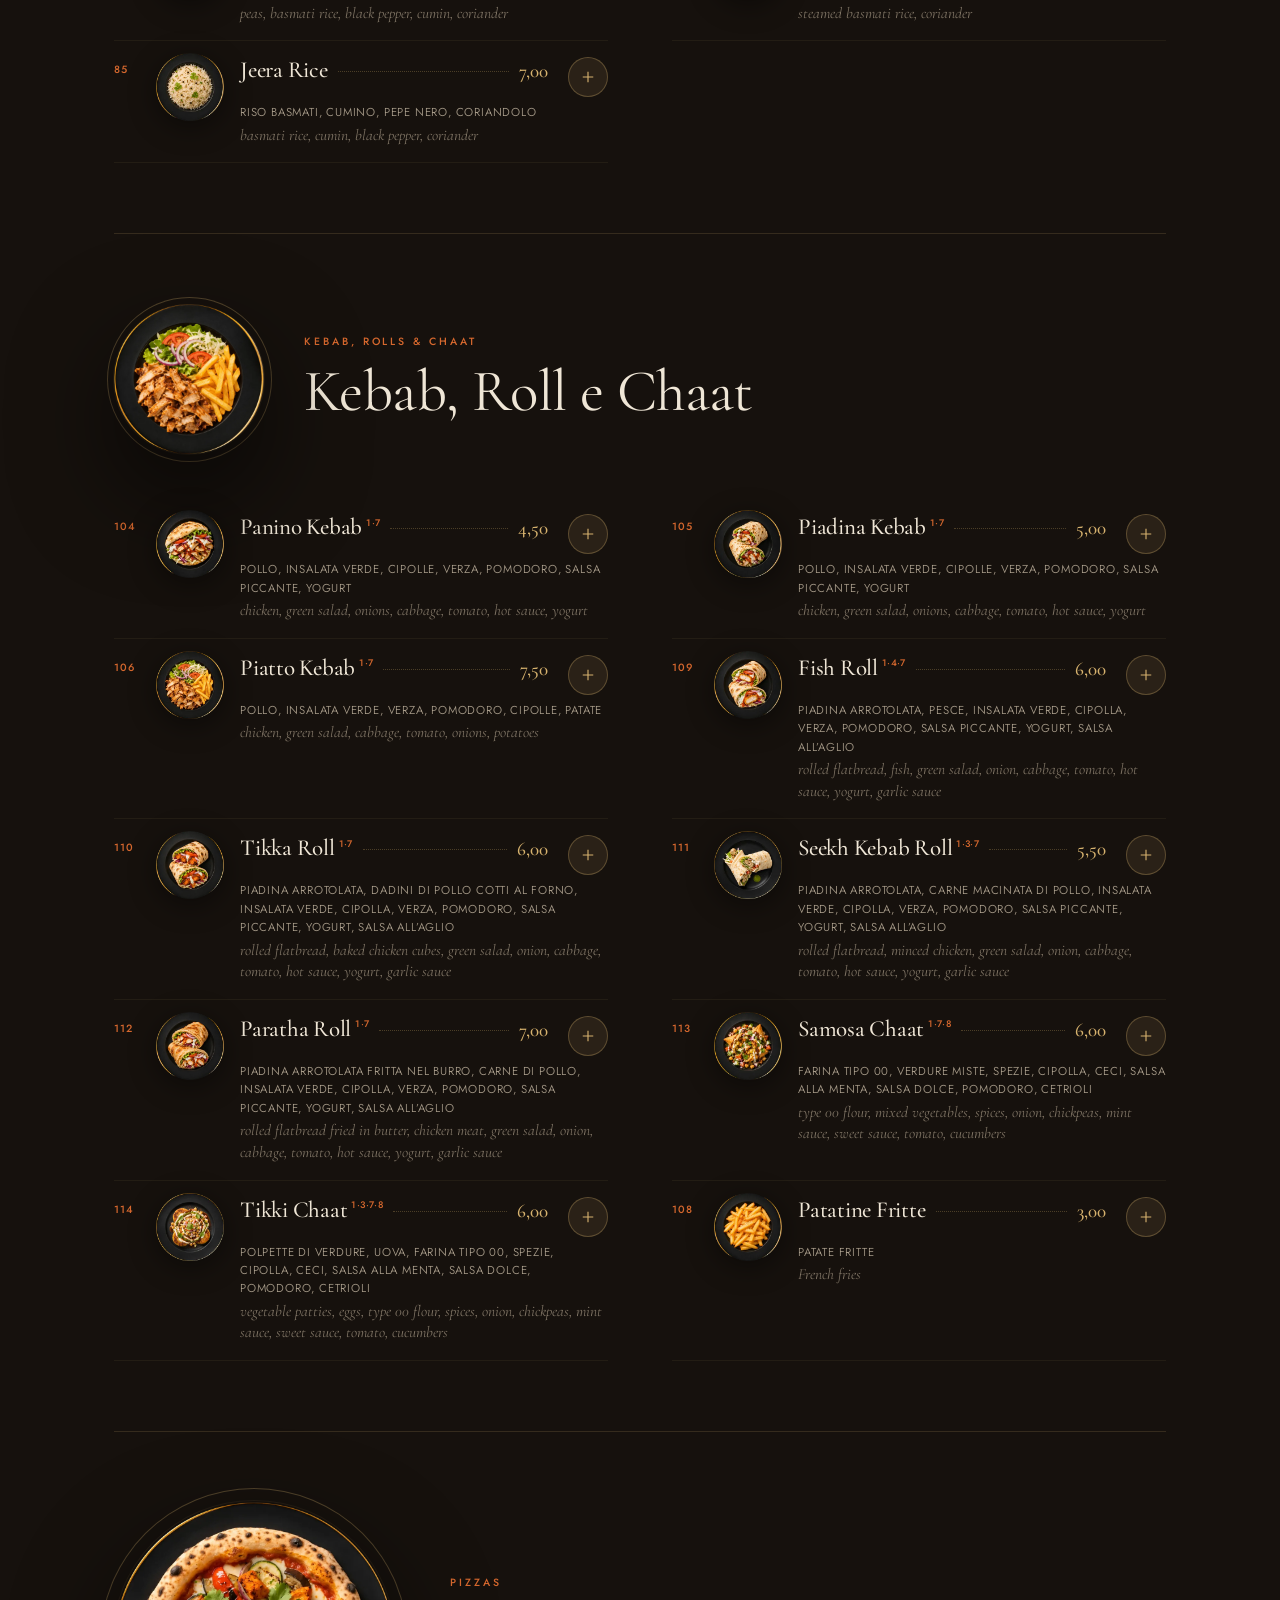
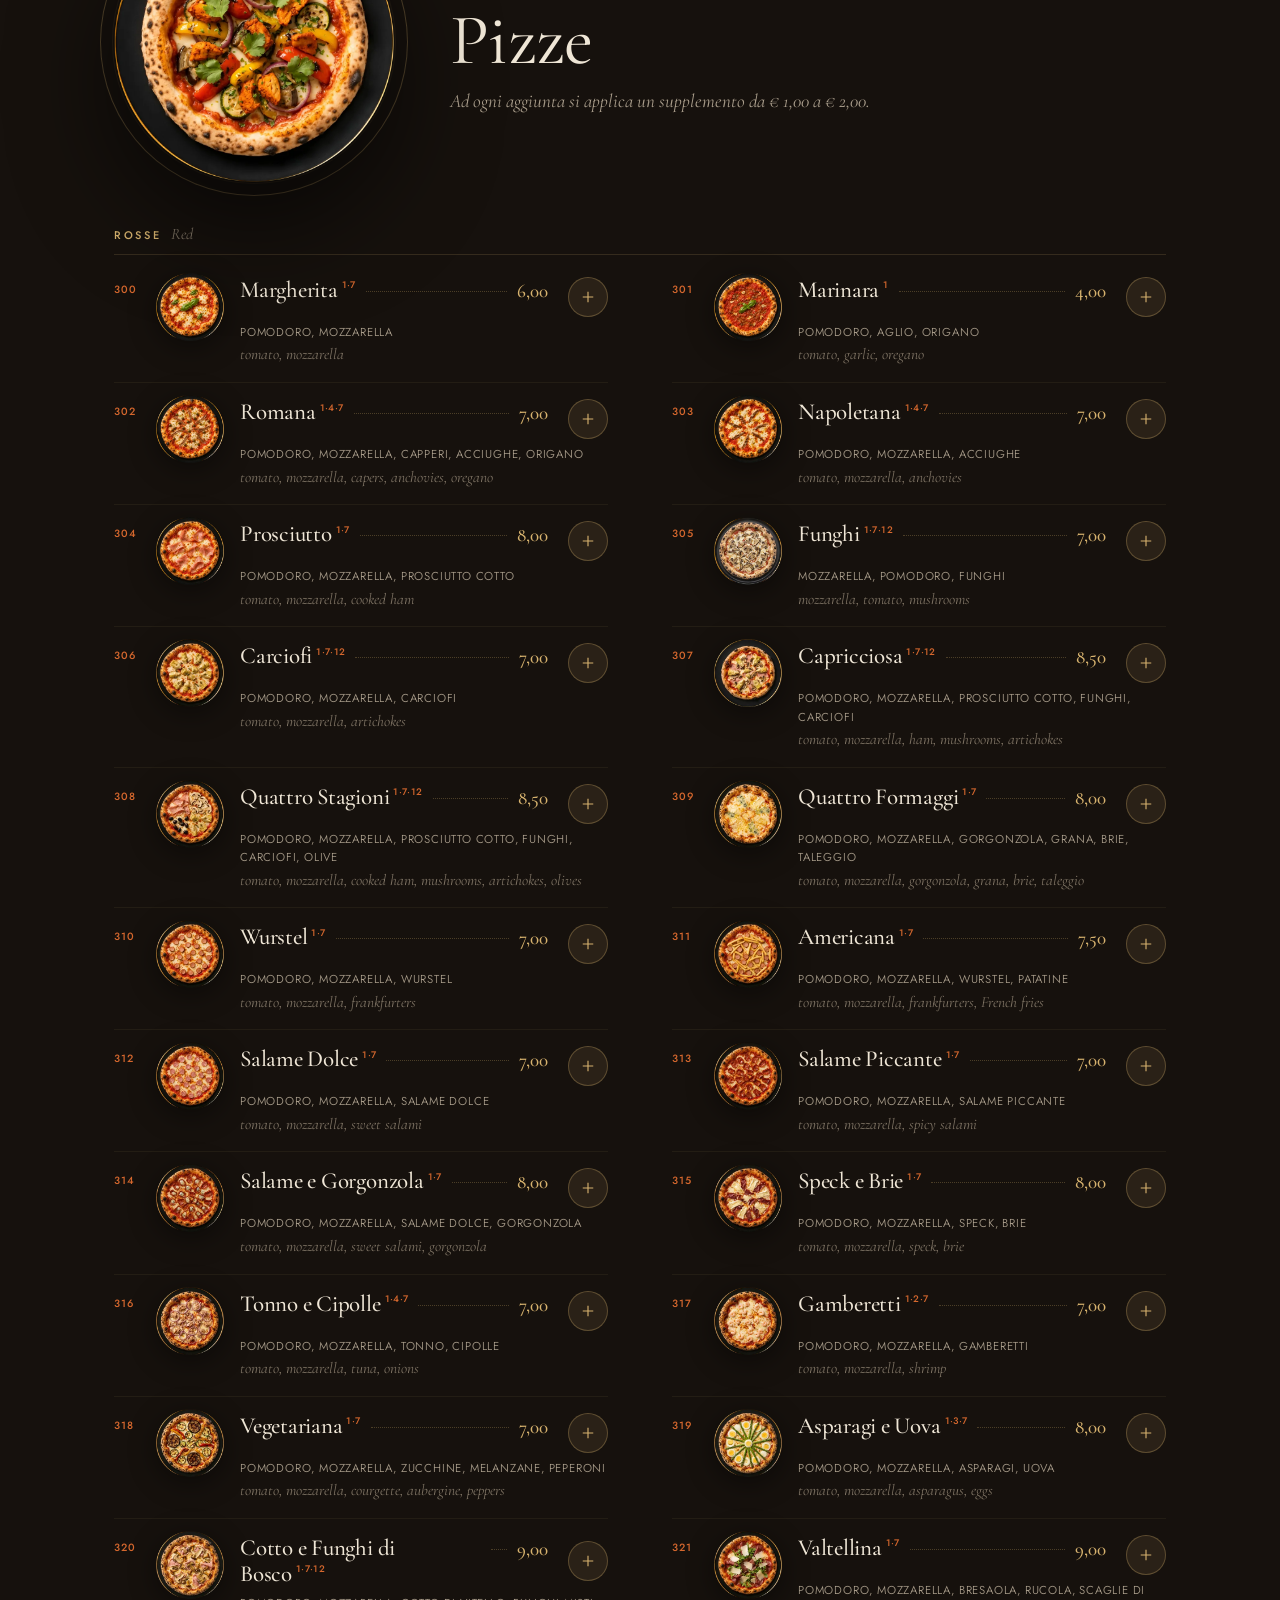
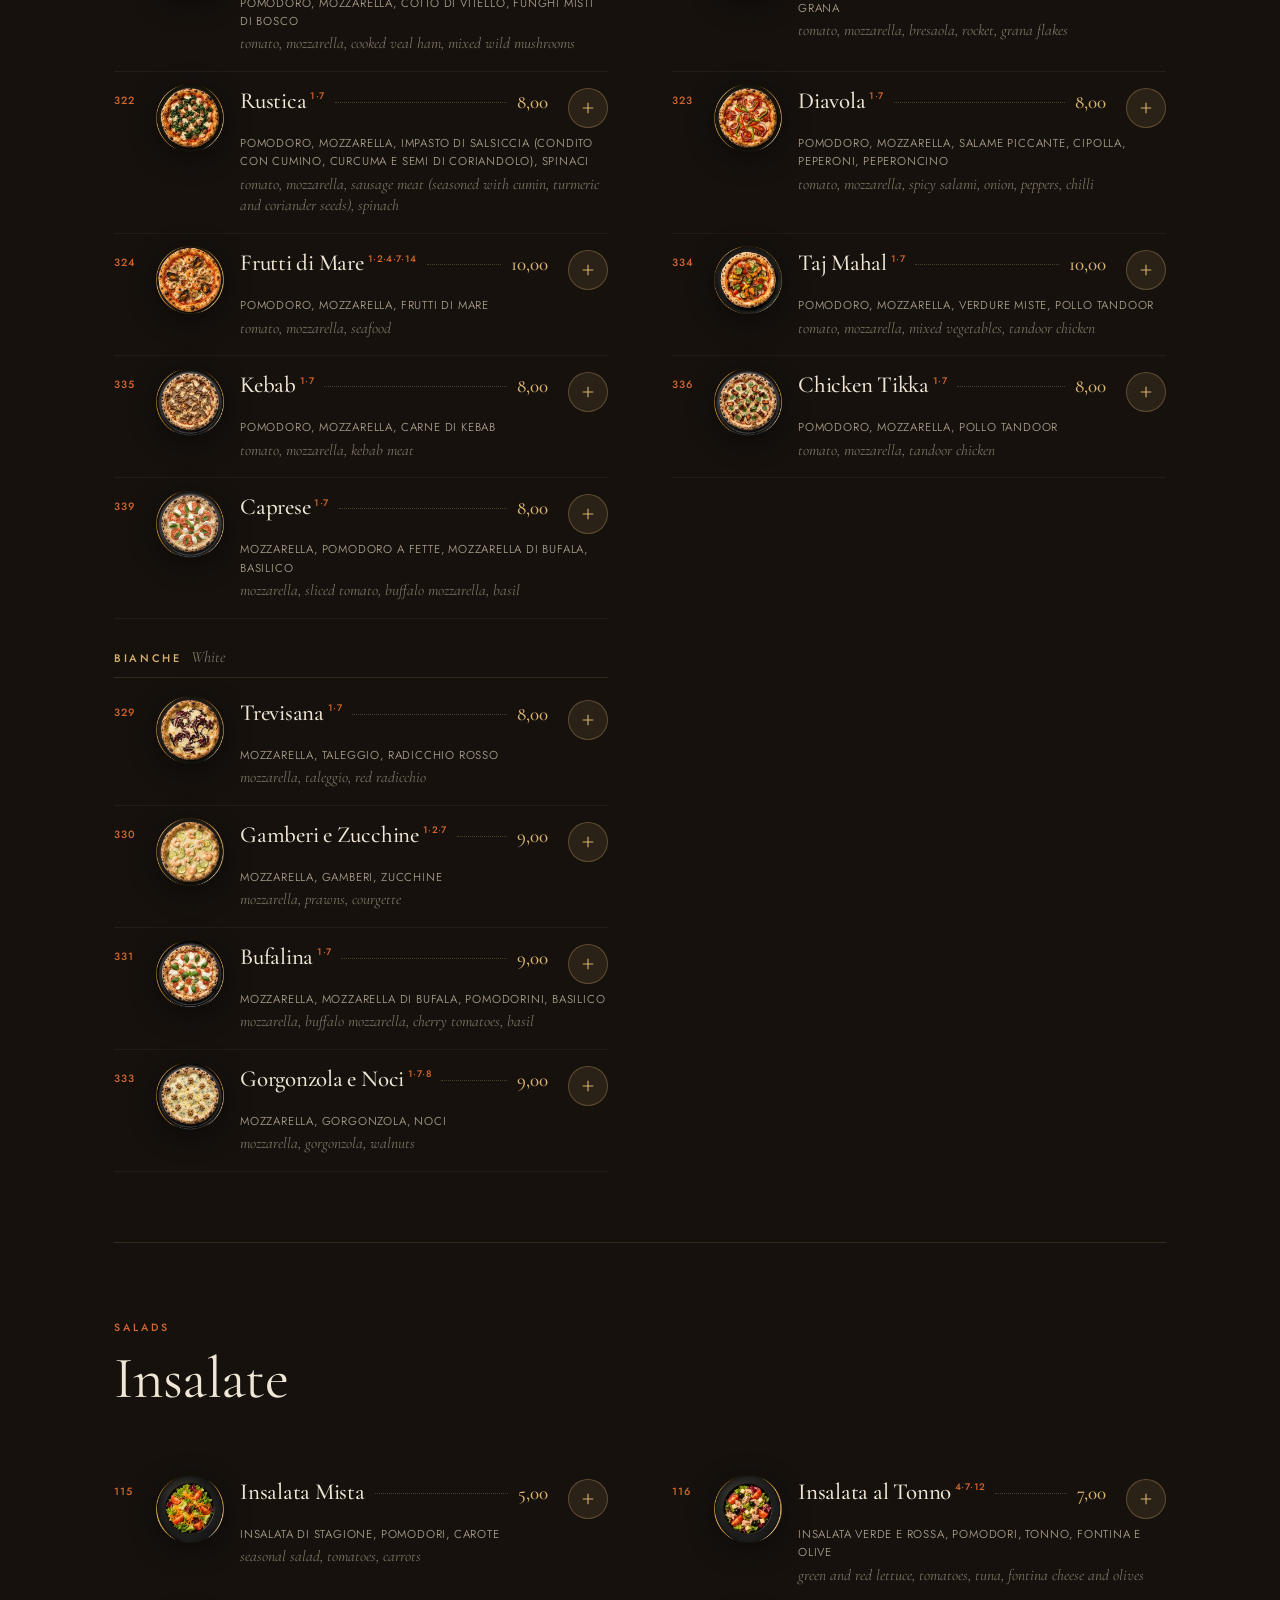
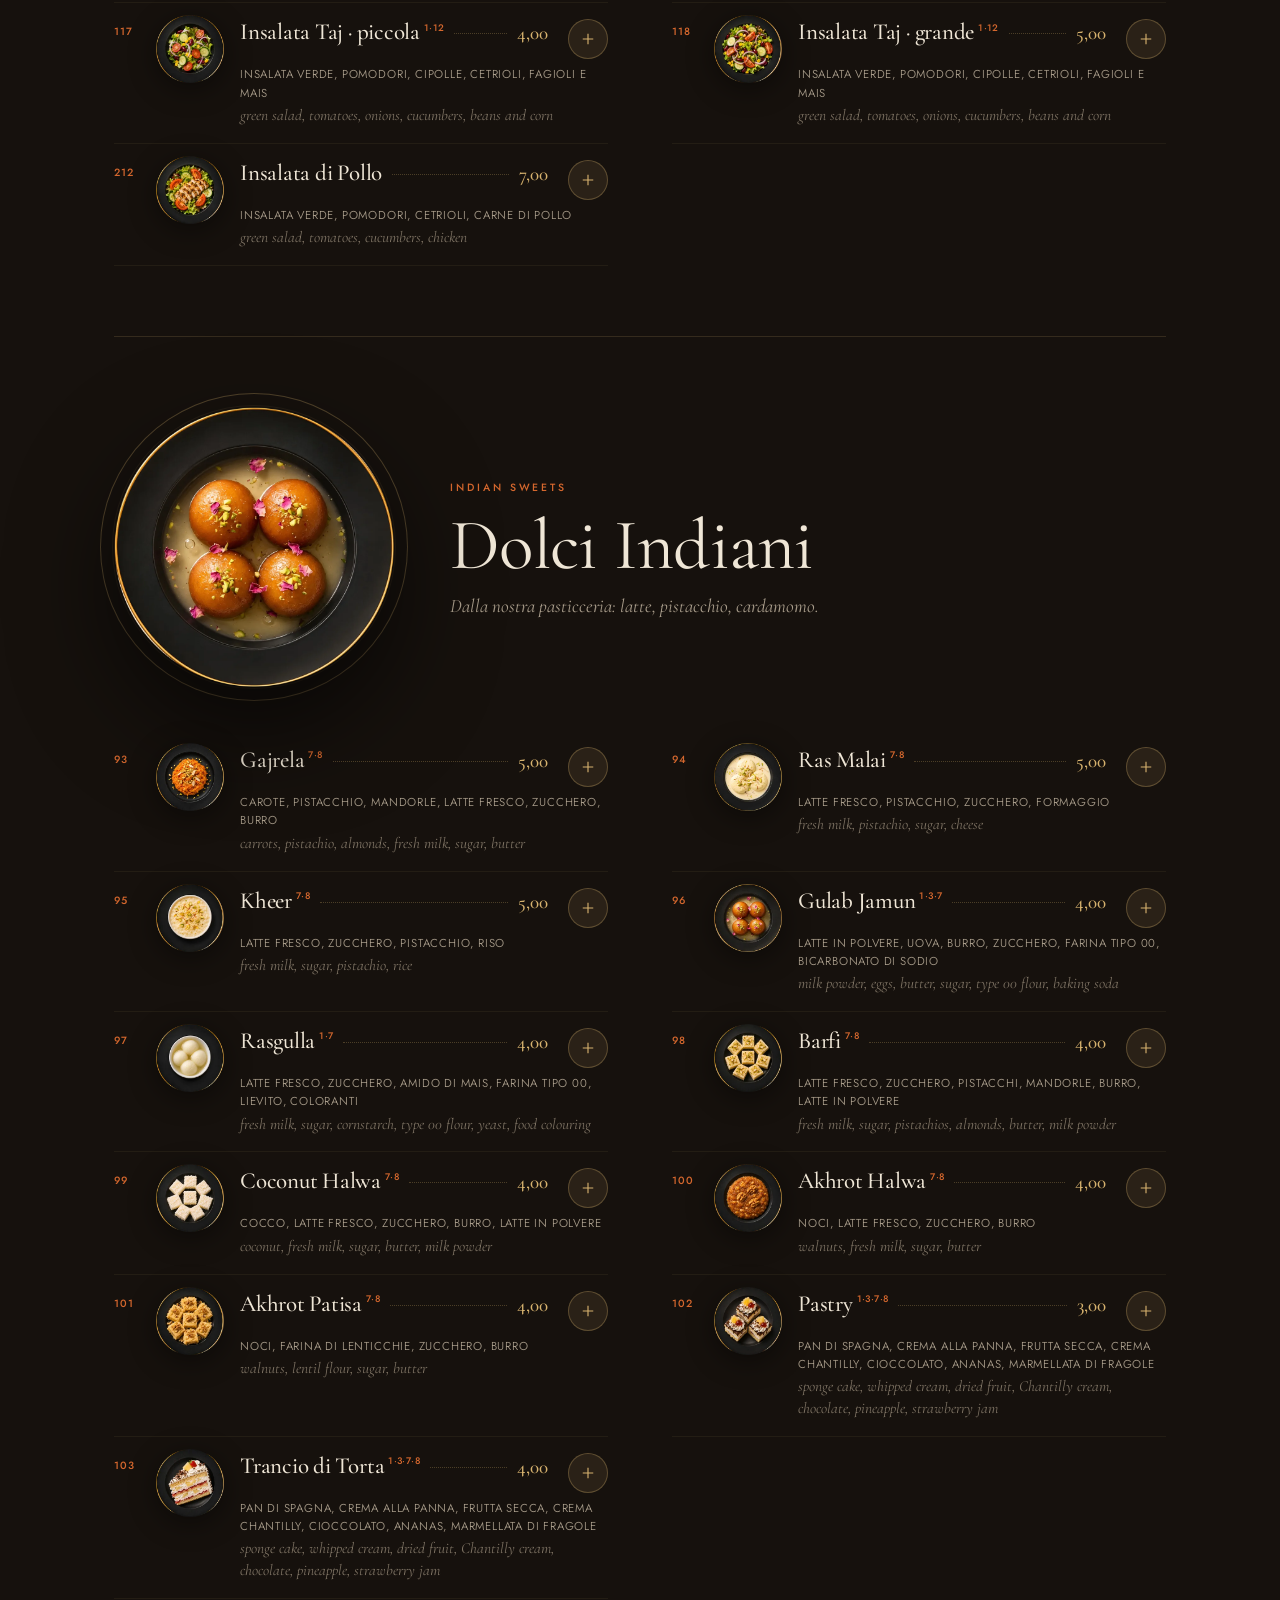
<file: menu.html>
<!doctype html>
<html lang="it">
<head>
<meta charset="utf-8">
<meta name="viewport" content="width=device-width, initial-scale=1, viewport-fit=cover">
<title>Menù · Taj Mahal Brescia, Ristorante Pak-Indiano</title>
<meta name="description" content="Il menù del Taj Mahal di Brescia: antipasti, tandoor, pane naan, curry, biryani, piatti vegetariani, kebab, pizze, dolci indiani, lassi e bevande, con prezzi e allergeni.">
<meta name="theme-color" content="#0f0c0a">
<link rel="icon" href="img/logo_oro.svg">
<link rel="preload" href="fonts/cormorant.ttf" as="font" crossorigin>
<link rel="stylesheet" href="stile.css?v=18">
</head>
<body class="pag-menu">
<div class="grana" aria-hidden="true"></div>
<nav class="isola" aria-label="Navigazione">
  <a class="isola-logo" href="index.html" aria-label="Taj Mahal, Home"><img src="img/logo_oro.svg" alt=""></a>
  <div class="isola-link"><a href="index.html" data-en="Home" data-ur="ہوم">Home</a><a href="ristorante.html" data-en="The restaurant" data-ur="ریسٹورنٹ">Il ristorante</a><a href="menu.html" class="attivo" aria-current="page" data-en="Menu" data-ur="مینو">Menù</a><a href="colazione.html" data-en="Breakfast" data-ur="ناشتہ">Colazione</a><a href="fastfood.html" data-en="Fast food" data-ur="فاسٹ فوڈ">Fast food</a><a href="contatti.html" data-en="Contact" data-ur="رابطہ">Contatti</a></div>
  <div class="lingua" role="group" aria-label="Lingua / Language / زبان"><button class="l-it" data-l="it" lang="it">IT</button><button class="l-en" data-l="en" lang="en">EN</button><button class="l-ur" data-l="ur" lang="ur">اردو</button></div>
  <a class="isola-wa" href="https://wa.me/393278364274?text=Ciao%20Taj%20Mahal%2C%20vorrei%20prenotare%20un%20tavolo" target="_blank" rel="noopener"><i><svg viewBox="0 0 24 24" aria-hidden="true"><path d="M3.6 20.4l1.2-4.3A8.4 8.4 0 1 1 8 19.3z" fill="none" stroke="currentColor" stroke-width="1.3" stroke-linejoin="round"/><path d="M9 8.2c.3-.6.6-.6.9-.6h.5c.2 0 .4.1.5.4l.7 1.6c.1.2 0 .5-.1.6l-.5.6c.6 1.1 1.5 2 2.7 2.6l.6-.6c.2-.2.4-.2.6-.1l1.6.7c.2.1.4.3.3.6v.5c0 .4-.3.9-.8 1.1-.7.3-1.9.3-3.6-.6-1.6-.9-3-2.4-3.6-3.9-.5-1.3-.3-2.3.2-2.9z" fill="currentColor"/></svg></i><span data-en="Book" data-ur="بکنگ">Prenota</span></a>
  <button class="hamb" aria-label="Menù di navigazione" aria-expanded="false"><span></span><span></span></button>
</nav>
<div class="velo" aria-hidden="true">
  <a href="index.html" data-en="Home" data-ur="ہوم">Home</a><a href="ristorante.html" data-en="The restaurant" data-ur="ریسٹورنٹ">Il ristorante</a><a href="menu.html" class="attivo" aria-current="page" data-en="Menu" data-ur="مینو">Menù</a><a href="colazione.html" data-en="Breakfast" data-ur="ناشتہ">Colazione</a><a href="fastfood.html" data-en="Fast food" data-ur="فاسٹ فوڈ">Fast food</a><a href="contatti.html" data-en="Contact" data-ur="رابطہ">Contatti</a>
  <a class="velo-wa" href="https://wa.me/393278364274?text=Ciao%20Taj%20Mahal%2C%20vorrei%20prenotare%20un%20tavolo" target="_blank" rel="noopener" data-en="Book on WhatsApp" data-ur="واٹس ایپ پر بکنگ کریں">Prenota su WhatsApp</a>
</div>

<section class="menu">
  <header class="mn-testa mn-testa-pag" id="top"><span class="occhiello" data-en="The menu" data-ur="مینو">Il menù</span><h1 data-en="The restaurant menu, &lt;em&gt;from pakora to chai&lt;/em&gt;" data-ur="ریسٹورنٹ کا مینو، &lt;em&gt;پکوڑوں سے چائے تک&lt;/em&gt;">Il menù del ristorante, <em>dal pakora al chai</em></h1><p data-en="The small numbers next to each name are allergens: the key is at the bottom. Ask our staff about intolerances." data-ur="نام کے ساتھ چھوٹے نمبر الرجی بتاتے ہیں: تفصیل نیچے ہے۔ الرجی کے بارے میں ہمارے عملے سے پوچھیں۔">I numeri piccoli accanto al nome sono gli allergeni: la legenda è in fondo. Per intolleranze chiedete al personale.</p><div class="mn-altri"><a class="btn vuoto" href="colazione.html"><span data-en="Asian breakfast · 8–12" data-ur="ایشیائی ناشتہ · صبح 8 سے 12 بجے تک">Colazione asiatica · 8–12</span><i><svg viewBox="0 0 24 24" aria-hidden="true"><path d="M7 17L17 7M9 7h8v8" fill="none" stroke="currentColor" stroke-width="1.3"/></svg></i></a><a class="btn vuoto" href="fastfood.html"><span data-en="Fast food" data-ur="فاسٹ فوڈ">Fast food</span><i><svg viewBox="0 0 24 24" aria-hidden="true"><path d="M7 17L17 7M9 7h8v8" fill="none" stroke="currentColor" stroke-width="1.3"/></svg></i></a></div></header>
  <div class="schede" aria-label="Sezioni del menù"><div><a href="#m-antipasti" data-sz="antipasti" data-en="Starters" data-ur="اسٹارٹرز">Antipasti</a><a href="#m-zuppe" data-sz="zuppe" data-en="Soups" data-ur="سوپ">Zuppe</a><a href="#m-tandoor" data-sz="tandoor" data-en="Tandoor" data-ur="تندور">Tandoor</a><a href="#m-pane" data-sz="pane" data-en="Breads" data-ur="روٹیاں">Pane</a><a href="#m-curry" data-sz="curry" data-en="Curries" data-ur="سالن">Curry</a><a href="#m-vegetariani" data-sz="vegetariani" data-en="Vegetarian" data-ur="سبزی خور">Vegetariani</a><a href="#m-riso" data-sz="riso" data-en="Rice" data-ur="چاول">Riso e biryani</a><a href="#m-kebab" data-sz="kebab" data-en="Kebab" data-ur="کباب">Kebab e chaat</a><a href="#m-pizza" data-sz="pizza" data-en="Pizzas" data-ur="پیزا">Pizze</a><a href="#m-insalate" data-sz="insalate" data-en="Salads" data-ur="سلاد">Insalate</a><a href="#m-dolci" data-sz="dolci" data-en="Sweets" data-ur="میٹھا">Dolci</a><a href="#m-lassi" data-sz="lassi" data-en="Lassi" data-ur="لسی">Lassi</a><a href="#m-te" data-sz="te" data-en="Tea &amp; coffee" data-ur="چائے اور کافی">Tè e caffè</a><a href="#m-bibite" data-sz="bibite" data-en="Soft Drinks" data-ur="سافٹ ڈرنکس">Bibite</a><a href="#m-birre" data-sz="birre" data-en="Beers" data-ur="بیئر">Birre</a><a href="#m-vini" data-sz="vini" data-en="Wines" data-ur="وائن">Vini</a><a href="#m-liquori" data-sz="liquori" data-en="Spirits" data-ur="اسپرٹس">Amari e liquori</a></div></div>
  <div class="mn-corpo"><section class="sz" id="m-antipasti"><header class="sz-testa"><div class="sz-foto"><span class="pi-anello"></span><img src="img/piatti/13_chicken_pakora.webp" alt="" loading="lazy"></div><div><span class="sopra" data-en="Antipasti">Starters</span><h3 data-en="Starters" data-ur="اسٹارٹرز">Antipasti</h3><p class="sz-intro" data-en="Crisp fritters in chickpea batter and spiced pastries, as in the bazaars of Lahore and Delhi." data-ur="بیسن میں تلے کرارے پکوڑے اور مصالحے دار سموسے، بالکل لاہور اور دہلی کے بازاروں جیسے۔">Fritti croccanti in pastella di ceci e fagottini speziati, come nei bazar di Lahore e Delhi.</p></div></header><div class="sz-corpo"><ul><li class="voce"><span class="vn">01</span><button class="vf" data-n="01" data-nome="Sabzi Pakora" aria-label="Foto: Sabzi Pakora"><img src="img/piatti_m/01.webp" alt="" loading="lazy" width="240" height="240"></button><div class="vt"><div class="vr"><h4>Sabzi Pakora</h4><span class="vp"></span><b>5,00</b><button class="agg" data-id="m01" data-nome="Sabzi Pakora (n° 1)" data-prezzo="5.00" aria-label="Aggiungi Sabzi Pakora (n° 1) all’ordine"><svg viewBox="0 0 24 24" aria-hidden="true"><path d="M12 5v14M5 12h14" fill="none" stroke="currentColor" stroke-width="1.5"/></svg></button></div><p class="it">melanzane, zucchine, patate, farina di ceci, spezie</p><p class="en">aubergine, courgette, potatoes, chickpea flour, spices</p><p class="ur" lang="ur" dir="rtl">بینگن، توری، آلو، بیسن، مصالحے</p></div></li><li class="voce"><span class="vn">02</span><button class="vf" data-n="02" data-nome="Mix Pakora" aria-label="Foto: Mix Pakora"><img src="img/piatti_m/02.webp" alt="" loading="lazy" width="240" height="240"></button><div class="vt"><div class="vr"><h4>Mix Pakora</h4><span class="vp"></span><b>5,00</b><button class="agg" data-id="m02" data-nome="Mix Pakora (n° 2)" data-prezzo="5.00" aria-label="Aggiungi Mix Pakora (n° 2) all’ordine"><svg viewBox="0 0 24 24" aria-hidden="true"><path d="M12 5v14M5 12h14" fill="none" stroke="currentColor" stroke-width="1.5"/></svg></button></div><p class="it">patate, cipolle, coriandolo, farina di ceci, spezie</p><p class="en">potatoes, onions, coriander, chickpea flour, spices</p><p class="ur" lang="ur" dir="rtl">آلو، پیاز، دھنیا، بیسن، مصالحے</p></div></li><li class="voce"><span class="vn">03</span><button class="vf" data-n="03" data-nome="Paneer Pakora" aria-label="Foto: Paneer Pakora"><img src="img/piatti_m/03.webp" alt="" loading="lazy" width="240" height="240"></button><div class="vt"><div class="vr"><h4>Paneer Pakora<sup title="Allergeni">7</sup></h4><span class="vp"></span><b>7,00</b><button class="agg" data-id="m03" data-nome="Paneer Pakora (n° 3)" data-prezzo="7.00" aria-label="Aggiungi Paneer Pakora (n° 3) all’ordine"><svg viewBox="0 0 24 24" aria-hidden="true"><path d="M12 5v14M5 12h14" fill="none" stroke="currentColor" stroke-width="1.5"/></svg></button></div><p class="it">farina di ceci, formaggio, spezie</p><p class="en">chickpea flour, cheese, spices</p><p class="ur" lang="ur" dir="rtl">بیسن، پنیر، مصالحے</p></div></li><li class="voce"><span class="vn">04</span><button class="vf" data-n="04" data-nome="Pyaz Pakora" aria-label="Foto: Pyaz Pakora"><img src="img/piatti_m/04.webp" alt="" loading="lazy" width="240" height="240"></button><div class="vt"><div class="vr"><h4>Pyaz Pakora</h4><span class="vp"></span><b>5,00</b><button class="agg" data-id="m04" data-nome="Pyaz Pakora (n° 4)" data-prezzo="5.00" aria-label="Aggiungi Pyaz Pakora (n° 4) all’ordine"><svg viewBox="0 0 24 24" aria-hidden="true"><path d="M12 5v14M5 12h14" fill="none" stroke="currentColor" stroke-width="1.5"/></svg></button></div><p class="it">cipolle, farina di ceci, spezie</p><p class="en">onions, chickpea flour, spices</p><p class="ur" lang="ur" dir="rtl">پیاز، بیسن، مصالحے</p></div></li><li class="voce"><span class="vn">05</span><button class="vf" data-n="05" data-nome="Machli Pakora" aria-label="Foto: Machli Pakora"><img src="img/piatti_m/05.webp" alt="" loading="lazy" width="240" height="240"></button><div class="vt"><div class="vr"><h4>Machli Pakora<sup title="Allergeni">4</sup></h4><span class="vp"></span><b>7,00</b><button class="agg" data-id="m05" data-nome="Machli Pakora (n° 5)" data-prezzo="7.00" aria-label="Aggiungi Machli Pakora (n° 5) all’ordine"><svg viewBox="0 0 24 24" aria-hidden="true"><path d="M12 5v14M5 12h14" fill="none" stroke="currentColor" stroke-width="1.5"/></svg></button></div><p class="it">fiori di merluzzo, farina di ceci, spezie</p><p class="en">cod loin, chickpea flour, spices</p><p class="ur" lang="ur" dir="rtl">کوڈ مچھلی، بیسن، مصالحے</p></div></li><li class="voce"><span class="vn">06</span><button class="vf" data-n="06" data-nome="Gamberetti Pakora" aria-label="Foto: Gamberetti Pakora"><img src="img/piatti_m/06.webp" alt="" loading="lazy" width="240" height="240"></button><div class="vt"><div class="vr"><h4>Gamberetti Pakora<sup title="Allergeni">2</sup></h4><span class="vp"></span><b>8,00</b><button class="agg" data-id="m06" data-nome="Gamberetti Pakora (n° 6)" data-prezzo="8.00" aria-label="Aggiungi Gamberetti Pakora (n° 6) all’ordine"><svg viewBox="0 0 24 24" aria-hidden="true"><path d="M12 5v14M5 12h14" fill="none" stroke="currentColor" stroke-width="1.5"/></svg></button></div><p class="it">gamberetti, farina di ceci, spezie</p><p class="en">shrimp, chickpea flour, spices</p><p class="ur" lang="ur" dir="rtl">جھینگے، بیسن، مصالحے</p></div></li><li class="voce"><span class="vn">07</span><button class="vf" data-n="07" data-nome="Chicken Pakora" aria-label="Foto: Chicken Pakora"><img src="img/piatti_m/07.webp" alt="" loading="lazy" width="240" height="240"></button><div class="vt"><div class="vr"><h4>Chicken Pakora</h4><span class="vp"></span><b>7,00</b><button class="agg" data-id="m07" data-nome="Chicken Pakora (n° 7)" data-prezzo="7.00" aria-label="Aggiungi Chicken Pakora (n° 7) all’ordine"><svg viewBox="0 0 24 24" aria-hidden="true"><path d="M12 5v14M5 12h14" fill="none" stroke="currentColor" stroke-width="1.5"/></svg></button></div><p class="it">dadini di pollo, farina di ceci, spezie</p><p class="en">diced chicken, chickpea flour, spices</p><p class="ur" lang="ur" dir="rtl">چکن کے ٹکڑے، بیسن، مصالحے</p></div></li><li class="voce"><span class="vn">08</span><button class="vf" data-n="08" data-nome="Sabzi Samosa" aria-label="Foto: Sabzi Samosa"><img src="img/piatti_m/08.webp" alt="" loading="lazy" width="240" height="240"></button><div class="vt"><div class="vr"><h4>Sabzi Samosa<sup title="Allergeni">1</sup></h4><span class="vp"></span><b>5,00</b><button class="agg" data-id="m08" data-nome="Sabzi Samosa (n° 8)" data-prezzo="5.00" aria-label="Aggiungi Sabzi Samosa (n° 8) all’ordine"><svg viewBox="0 0 24 24" aria-hidden="true"><path d="M12 5v14M5 12h14" fill="none" stroke="currentColor" stroke-width="1.5"/></svg></button></div><p class="it">patate, piselli, farina tipo 00, spezie</p><p class="en">potatoes, peas, type 00 flour, spices</p><p class="ur" lang="ur" dir="rtl">آلو، مٹر، میدہ، مصالحے</p></div></li><li class="voce"><span class="vn">09</span><button class="vf" data-n="09" data-nome="Gosht Samosa" aria-label="Foto: Gosht Samosa"><img src="img/piatti_m/09.webp" alt="" loading="lazy" width="240" height="240"></button><div class="vt"><div class="vr"><h4>Gosht Samosa<sup title="Allergeni">1</sup></h4><span class="vp"></span><b>6,00</b><button class="agg" data-id="m09" data-nome="Gosht Samosa (n° 9)" data-prezzo="6.00" aria-label="Aggiungi Gosht Samosa (n° 9) all’ordine"><svg viewBox="0 0 24 24" aria-hidden="true"><path d="M12 5v14M5 12h14" fill="none" stroke="currentColor" stroke-width="1.5"/></svg></button></div><p class="it">carne macinata di manzo, piselli, farina tipo 00, spezie</p><p class="en">minced beef, peas, type 00 flour, spices</p><p class="ur" lang="ur" dir="rtl">گائے کا قیمہ، مٹر، میدہ، مصالحے</p></div></li></ul></div></section><section class="sz" id="m-zuppe"><header class="sz-testa"><div><span class="sopra" data-en="Zuppe">Soups</span><h3 data-en="Soups" data-ur="سوپ">Zuppe</h3></div></header><div class="sz-corpo"><ul><li class="voce"><span class="vn">35</span><button class="vf" data-n="35" data-nome="Chicken Corn Soup" aria-label="Foto: Chicken Corn Soup"><img src="img/piatti_m/35.webp" alt="" loading="lazy" width="240" height="240"></button><div class="vt"><div class="vr"><h4>Chicken Corn Soup<sup title="Allergeni">1·3</sup></h4><span class="vp"></span><b>8,00</b><button class="agg" data-id="m35" data-nome="Chicken Corn Soup (n° 35)" data-prezzo="8.00" aria-label="Aggiungi Chicken Corn Soup (n° 35) all’ordine"><svg viewBox="0 0 24 24" aria-hidden="true"><path d="M12 5v14M5 12h14" fill="none" stroke="currentColor" stroke-width="1.5"/></svg></button></div><p class="it">pollo, peperoni, carote, uova, verza, amido di mais, spezie</p><p class="en">chicken, peppers, carrots, eggs, cabbage, cornstarch, spices</p><p class="ur" lang="ur" dir="rtl">چکن، شملہ مرچ، گاجر، انڈے، بند گوبھی، کارن فلور، مصالحے</p></div></li><li class="voce"><span class="vn">36</span><button class="vf" data-n="36" data-nome="Daal Soup" aria-label="Foto: Daal Soup"><img src="img/piatti_m/36.webp" alt="" loading="lazy" width="240" height="240"></button><div class="vt"><div class="vr"><h4>Daal Soup<sup title="Allergeni">1</sup></h4><span class="vp"></span><b>7,00</b><button class="agg" data-id="m36" data-nome="Daal Soup (n° 36)" data-prezzo="7.00" aria-label="Aggiungi Daal Soup (n° 36) all’ordine"><svg viewBox="0 0 24 24" aria-hidden="true"><path d="M12 5v14M5 12h14" fill="none" stroke="currentColor" stroke-width="1.5"/></svg></button></div><p class="it">lenticchie rosse, amido di mais, spezie</p><p class="en">red lentils, cornstarch, spices</p><p class="ur" lang="ur" dir="rtl">مسور کی دال، کارن فلور، مصالحے</p></div></li><li class="voce"><span class="vn">37</span><button class="vf" data-n="37" data-nome="Zuppa di Verdure" aria-label="Foto: Zuppa di Verdure"><img src="img/piatti_m/37.webp" alt="" loading="lazy" width="240" height="240"></button><div class="vt"><div class="vr"><h4>Zuppa di Verdure<sup title="Allergeni">1</sup></h4><span class="vp"></span><b>7,00</b><button class="agg" data-id="m37" data-nome="Zuppa di Verdure (n° 37)" data-prezzo="7.00" aria-label="Aggiungi Zuppa di Verdure (n° 37) all’ordine"><svg viewBox="0 0 24 24" aria-hidden="true"><path d="M12 5v14M5 12h14" fill="none" stroke="currentColor" stroke-width="1.5"/></svg></button></div><p class="it">misto di verdure, amido di mais, spezie</p><p class="en">mixed vegetables, cornstarch, spices</p><p class="ur" lang="ur" dir="rtl">مکس سبزیاں، کارن فلور، مصالحے</p></div></li></ul></div></section><section class="sz grande" id="m-tandoor"><header class="sz-testa"><div class="sz-foto"><span class="pi-anello"></span><img src="img/piatti/14_chicken_tikka_grill.webp" alt="" loading="lazy"></div><div><span class="sopra" data-en="Dal Tandoor e dalla Griglia">From the Tandoor &amp; Grill</span><h3 data-en="From the Tandoor &amp; Grill" data-ur="تندور اور گرل سے">Dal Tandoor e dalla Griglia</h3><p class="sz-intro" data-en="Yogurt and spice marinades, cooked over live fire in the clay oven." data-ur="دہی اور مصالحوں میں میرینیٹ، مٹی کے تندور کی دہکتی آگ پر پکا ہوا۔">Marinature allo yogurt e spezie, cotte nel forno d&#x27;argilla a fiamma viva.</p></div></header><div class="sz-corpo"><ul><li class="voce"><span class="vn">10</span><button class="vf" data-n="10" data-nome="Chicken Leg Grill" aria-label="Foto: Chicken Leg Grill"><img src="img/piatti_m/10.webp" alt="" loading="lazy" width="240" height="240"></button><div class="vt"><div class="vr"><h4>Chicken Leg Grill<sup title="Allergeni">7</sup></h4><span class="vp"></span><b>7,50</b><button class="agg" data-id="m10" data-nome="Chicken Leg Grill (n° 10)" data-prezzo="7.50" aria-label="Aggiungi Chicken Leg Grill (n° 10) all’ordine"><svg viewBox="0 0 24 24" aria-hidden="true"><path d="M12 5v14M5 12h14" fill="none" stroke="currentColor" stroke-width="1.5"/></svg></button></div><p class="it">cosce di pollo, yogurt, spezie</p><p class="en">chicken thighs, yogurt, spices</p><p class="ur" lang="ur" dir="rtl">چکن کی ران، دہی، مصالحے</p></div></li><li class="voce"><span class="vn">11</span><button class="vf" data-n="11" data-nome="Chicken Tikka Grill" aria-label="Foto: Chicken Tikka Grill"><img src="img/piatti_m/11.webp" alt="" loading="lazy" width="240" height="240"></button><div class="vt"><div class="vr"><h4>Chicken Tikka Grill<sup title="Allergeni">7</sup></h4><span class="vp"></span><b>7,50</b><button class="agg" data-id="m11" data-nome="Chicken Tikka Grill (n° 11)" data-prezzo="7.50" aria-label="Aggiungi Chicken Tikka Grill (n° 11) all’ordine"><svg viewBox="0 0 24 24" aria-hidden="true"><path d="M12 5v14M5 12h14" fill="none" stroke="currentColor" stroke-width="1.5"/></svg></button></div><p class="it">dadini di pollo, yogurt, spezie</p><p class="en">diced chicken, yogurt, spices</p><p class="ur" lang="ur" dir="rtl">چکن کے ٹکڑے، دہی، مصالحے</p></div></li><li class="voce"><span class="vn">12</span><button class="vf" data-n="12" data-nome="Malai Tikka" aria-label="Foto: Malai Tikka"><img src="img/piatti_m/12.webp" alt="" loading="lazy" width="240" height="240"></button><div class="vt"><div class="vr"><h4>Malai Tikka<sup title="Allergeni">3·7</sup></h4><span class="vp"></span><b>9,00</b><button class="agg" data-id="m12" data-nome="Malai Tikka (n° 12)" data-prezzo="9.00" aria-label="Aggiungi Malai Tikka (n° 12) all’ordine"><svg viewBox="0 0 24 24" aria-hidden="true"><path d="M12 5v14M5 12h14" fill="none" stroke="currentColor" stroke-width="1.5"/></svg></button></div><p class="it">dadini di pollo, panna fresca, uova, peperoncino, spezie</p><p class="en">diced chicken, fresh cream, eggs, chilli, spices</p><p class="ur" lang="ur" dir="rtl">چکن کے ٹکڑے، تازہ کریم، انڈے، مرچ، مصالحے</p></div></li><li class="voce"><span class="vn">13</span><button class="vf" data-n="13" data-nome="Chicken Seekh Kebab" aria-label="Foto: Chicken Seekh Kebab"><img src="img/piatti_m/13.webp" alt="" loading="lazy" width="240" height="240"></button><div class="vt"><div class="vr"><h4>Chicken Seekh Kebab<sup title="Allergeni">3</sup></h4><span class="vp"></span><b>7,00</b><button class="agg" data-id="m13" data-nome="Chicken Seekh Kebab (n° 13)" data-prezzo="7.00" aria-label="Aggiungi Chicken Seekh Kebab (n° 13) all’ordine"><svg viewBox="0 0 24 24" aria-hidden="true"><path d="M12 5v14M5 12h14" fill="none" stroke="currentColor" stroke-width="1.5"/></svg></button></div><p class="it">carne macinata di pollo, aglio, cipolla, peperoncino, spezie, coriandolo</p><p class="en">minced chicken, garlic, onion, chilli, spices, coriander</p><p class="ur" lang="ur" dir="rtl">چکن کا قیمہ، لہسن، پیاز، مرچ، مصالحے، دھنیا</p></div></li><li class="voce"><span class="vn">14</span><button class="vf" data-n="14" data-nome="Afghani Tikka" aria-label="Foto: Afghani Tikka"><img src="img/piatti_m/14.webp" alt="" loading="lazy" width="240" height="240"></button><div class="vt"><div class="vr"><h4>Afghani Tikka<sup title="Allergeni">7</sup></h4><span class="vp"></span><b>10,00</b><button class="agg" data-id="m14" data-nome="Afghani Tikka (n° 14)" data-prezzo="10.00" aria-label="Aggiungi Afghani Tikka (n° 14) all’ordine"><svg viewBox="0 0 24 24" aria-hidden="true"><path d="M12 5v14M5 12h14" fill="none" stroke="currentColor" stroke-width="1.5"/></svg></button></div><p class="it">dadini di pollo, peperoni, cipolla, pomodoro, panna, peperoncino, spezie</p><p class="en">diced chicken, peppers, onion, tomato, cream, chilli, spices</p><p class="ur" lang="ur" dir="rtl">چکن کے ٹکڑے، شملہ مرچ، پیاز، ٹماٹر، کریم، مرچ، مصالحے</p></div></li><li class="voce"><span class="vn">15</span><button class="vf" data-n="15" data-nome="Chicken Wings" aria-label="Foto: Chicken Wings"><img src="img/piatti_m/15.webp" alt="" loading="lazy" width="240" height="240"></button><div class="vt"><div class="vr"><h4>Chicken Wings<sup title="Allergeni">3</sup></h4><span class="vp"></span><b>9,00</b><button class="agg" data-id="m15" data-nome="Chicken Wings (n° 15)" data-prezzo="9.00" aria-label="Aggiungi Chicken Wings (n° 15) all’ordine"><svg viewBox="0 0 24 24" aria-hidden="true"><path d="M12 5v14M5 12h14" fill="none" stroke="currentColor" stroke-width="1.5"/></svg></button></div><p class="it">ali di pollo, maionese, pepe bianco, spezie</p><p class="en">chicken wings, mayonnaise, white pepper, spices</p><p class="ur" lang="ur" dir="rtl">چکن ونگز، مایونیز، سفید مرچ، مصالحے</p></div></li><li class="voce"><span class="vn">16</span><button class="vf" data-n="16" data-nome="Seekh Kebab" aria-label="Foto: Seekh Kebab"><img src="img/piatti_m/16.webp" alt="" loading="lazy" width="240" height="240"></button><div class="vt"><div class="vr"><h4>Seekh Kebab<sup title="Allergeni">3</sup></h4><span class="vp"></span><b>7,00</b><button class="agg" data-id="m16" data-nome="Seekh Kebab (n° 16)" data-prezzo="7.00" aria-label="Aggiungi Seekh Kebab (n° 16) all’ordine"><svg viewBox="0 0 24 24" aria-hidden="true"><path d="M12 5v14M5 12h14" fill="none" stroke="currentColor" stroke-width="1.5"/></svg></button></div><p class="it">carne macinata di manzo, aglio, cipolla, peperoncino, spezie</p><p class="en">minced beef, garlic, onion, chilli, spices</p><p class="ur" lang="ur" dir="rtl">گائے کا قیمہ، لہسن، پیاز، مرچ، مصالحے</p></div></li><li class="voce"><span class="vn">17</span><button class="vf" data-n="17" data-nome="Cheese Kebab" aria-label="Foto: Cheese Kebab"><img src="img/piatti_m/17.webp" alt="" loading="lazy" width="240" height="240"></button><div class="vt"><div class="vr"><h4>Cheese Kebab<sup title="Allergeni">3·7</sup></h4><span class="vp"></span><b>8,00</b><button class="agg" data-id="m17" data-nome="Cheese Kebab (n° 17)" data-prezzo="8.00" aria-label="Aggiungi Cheese Kebab (n° 17) all’ordine"><svg viewBox="0 0 24 24" aria-hidden="true"><path d="M12 5v14M5 12h14" fill="none" stroke="currentColor" stroke-width="1.5"/></svg></button></div><p class="it">carne macinata di manzo, formaggio, spezie</p><p class="en">minced beef, cheese, spices</p><p class="ur" lang="ur" dir="rtl">گائے کا قیمہ، پنیر، مصالحے</p></div></li><li class="voce"><span class="vn">18</span><button class="vf" data-n="18" data-nome="Lamb Tikka Tandoor" aria-label="Foto: Lamb Tikka Tandoor"><img src="img/piatti_m/18.webp" alt="" loading="lazy" width="240" height="240"></button><div class="vt"><div class="vr"><h4>Lamb Tikka Tandoor<sup title="Allergeni">7</sup></h4><span class="vp"></span><b>9,00</b><button class="agg" data-id="m18" data-nome="Lamb Tikka Tandoor (n° 18)" data-prezzo="9.00" aria-label="Aggiungi Lamb Tikka Tandoor (n° 18) all’ordine"><svg viewBox="0 0 24 24" aria-hidden="true"><path d="M12 5v14M5 12h14" fill="none" stroke="currentColor" stroke-width="1.5"/></svg></button></div><p class="it">dadini di agnello, yogurt, spezie</p><p class="en">diced lamb, yogurt, spices</p><p class="ur" lang="ur" dir="rtl">مٹن کے ٹکڑے، دہی، مصالحے</p></div></li><li class="voce"><span class="vn">19</span><button class="vf" data-n="19" data-nome="Fish Tikka Grill" aria-label="Foto: Fish Tikka Grill"><img src="img/piatti_m/19.webp" alt="" loading="lazy" width="240" height="240"></button><div class="vt"><div class="vr"><h4>Fish Tikka Grill<sup title="Allergeni">4·7</sup></h4><span class="vp"></span><b>11,00</b><button class="agg" data-id="m19" data-nome="Fish Tikka Grill (n° 19)" data-prezzo="11.00" aria-label="Aggiungi Fish Tikka Grill (n° 19) all’ordine"><svg viewBox="0 0 24 24" aria-hidden="true"><path d="M12 5v14M5 12h14" fill="none" stroke="currentColor" stroke-width="1.5"/></svg></button></div><p class="it">fiori di merluzzo, yogurt, spezie</p><p class="en">cod loin, yogurt, spices</p><p class="ur" lang="ur" dir="rtl">کوڈ مچھلی، دہی، مصالحے</p></div></li><li class="voce"><span class="vn">20</span><button class="vf" data-n="20" data-nome="Gamberoni Tandoor" aria-label="Foto: Gamberoni Tandoor"><img src="img/piatti_m/20.webp" alt="" loading="lazy" width="240" height="240"></button><div class="vt"><div class="vr"><h4>Gamberoni Tandoor<sup title="Allergeni">2</sup></h4><span class="vp"></span><b>11,00</b><button class="agg" data-id="m20" data-nome="Gamberoni Tandoor (n° 20)" data-prezzo="11.00" aria-label="Aggiungi Gamberoni Tandoor (n° 20) all’ordine"><svg viewBox="0 0 24 24" aria-hidden="true"><path d="M12 5v14M5 12h14" fill="none" stroke="currentColor" stroke-width="1.5"/></svg></button></div><p class="it">gamberoni, spezie</p><p class="en">king prawns, spices</p><p class="ur" lang="ur" dir="rtl">بڑے جھینگے، مصالحے</p></div></li><li class="voce"><span class="vn">21</span><button class="vf" data-n="21" data-nome="Mix Grill Arze Khas" aria-label="Foto: Mix Grill Arze Khas"><img src="img/piatti_m/21.webp" alt="" loading="lazy" width="240" height="240"></button><div class="vt"><div class="vr"><h4>Mix Grill Arze Khas<sup title="Allergeni">3·7</sup></h4><span class="vp"></span><b>16,00</b><button class="agg" data-id="m21" data-nome="Mix Grill Arze Khas (n° 21)" data-prezzo="16.00" aria-label="Aggiungi Mix Grill Arze Khas (n° 21) all’ordine"><svg viewBox="0 0 24 24" aria-hidden="true"><path d="M12 5v14M5 12h14" fill="none" stroke="currentColor" stroke-width="1.5"/></svg></button></div><p class="it">dadini di agnello, ali di pollo, carne macinata di pollo e manzo, spezie <span class="nota" data-en="min. 2 people" data-ur="کم از کم 2 افراد">min. 2 persone</span></p><p class="en">diced lamb, chicken wings, minced chicken and beef, spices</p><p class="ur" lang="ur" dir="rtl">مٹن کے ٹکڑے، چکن ونگز، چکن اور گائے کا قیمہ، مصالحے</p></div></li><li class="voce"><span class="vn">22</span><button class="vf" data-n="22" data-nome="Mix Grill Taj Mahal" aria-label="Foto: Mix Grill Taj Mahal"><img src="img/piatti_m/22.webp" alt="" loading="lazy" width="240" height="240"></button><div class="vt"><div class="vr"><h4>Mix Grill Taj Mahal<sup title="Allergeni">2·3·4·7</sup></h4><span class="vp"></span><b>26,00</b><button class="agg" data-id="m22" data-nome="Mix Grill Taj Mahal (n° 22)" data-prezzo="26.00" aria-label="Aggiungi Mix Grill Taj Mahal (n° 22) all’ordine"><svg viewBox="0 0 24 24" aria-hidden="true"><path d="M12 5v14M5 12h14" fill="none" stroke="currentColor" stroke-width="1.5"/></svg></button></div><p class="it">fiori di merluzzo, gamberi, pollo, seekh kebab, lamb tikka, spezie</p><p class="en">cod loin, king prawns, chicken, seekh kebab, lamb tikka, spices</p><p class="ur" lang="ur" dir="rtl">کوڈ مچھلی، بڑے جھینگے، چکن، سیخ کباب، مٹن تکہ، مصالحے</p></div></li><li class="voce"><span class="vn">23</span><button class="vf" data-n="23" data-nome="Chargha" aria-label="Foto: Chargha"><img src="img/piatti_m/23.webp" alt="" loading="lazy" width="240" height="240"></button><div class="vt"><div class="vr"><h4>Chargha<sup title="Allergeni">7</sup></h4><span class="vp"></span><b>16,00</b><button class="agg" data-id="m23" data-nome="Chargha (n° 23)" data-prezzo="16.00" aria-label="Aggiungi Chargha (n° 23) all’ordine"><svg viewBox="0 0 24 24" aria-hidden="true"><path d="M12 5v14M5 12h14" fill="none" stroke="currentColor" stroke-width="1.5"/></svg></button></div><p class="it">galletto, yogurt, spezie</p><p class="en">whole spring chicken, yogurt, spices</p><p class="ur" lang="ur" dir="rtl">پورا چوزہ، دہی، مصالحے</p></div></li><li class="voce"><span class="vn">210</span><button class="vf" data-n="210" data-nome="Bater" aria-label="Foto: Bater"><img src="img/piatti_m/210.webp" alt="" loading="lazy" width="240" height="240"></button><div class="vt"><div class="vr"><h4>Bater<sup title="Allergeni">7</sup></h4><span class="vp"></span><b>12,00</b><button class="agg" data-id="m210" data-nome="Bater (n° 210)" data-prezzo="12.00" aria-label="Aggiungi Bater (n° 210) all’ordine"><svg viewBox="0 0 24 24" aria-hidden="true"><path d="M12 5v14M5 12h14" fill="none" stroke="currentColor" stroke-width="1.5"/></svg></button></div><p class="it">quaglia (3 pezzi), yogurt, spezie</p><p class="en">quail (3 pieces), yogurt, spices</p><p class="ur" lang="ur" dir="rtl">بٹیر (3 عدد)، دہی، مصالحے</p></div></li><li class="voce"><span class="vn">211</span><button class="vf" data-n="211" data-nome="Orata alla Griglia" aria-label="Foto: Orata alla Griglia"><img src="img/piatti_m/211.webp" alt="" loading="lazy" width="240" height="240"></button><div class="vt"><div class="vr"><h4>Orata alla Griglia<sup title="Allergeni">4</sup></h4><span class="vp"></span><b>12,00</b><button class="agg" data-id="m211" data-nome="Orata alla Griglia (n° 211)" data-prezzo="12.00" aria-label="Aggiungi Orata alla Griglia (n° 211) all’ordine"><svg viewBox="0 0 24 24" aria-hidden="true"><path d="M12 5v14M5 12h14" fill="none" stroke="currentColor" stroke-width="1.5"/></svg></button></div><p class="it">orata intera alla griglia</p><p class="en">whole grilled sea bream</p><p class="ur" lang="ur" dir="rtl">پوری گرل کی ہوئی سی بریم مچھلی</p></div></li></ul></div></section><section class="sz" id="m-pane"><header class="sz-testa"><div class="sz-foto"><span class="pi-anello"></span><img src="img/piatti/05_garlic_naan.webp" alt="" loading="lazy"></div><div><span class="sopra" data-en="Pane dal Tandoor">Tandoor Breads</span><h3 data-en="Tandoor Breads" data-ur="تندوری روٹیاں">Pane dal Tandoor</h3><p class="sz-intro" data-en="Kneaded every day and baked against the walls of the tandoor." data-ur="روزانہ گوندھی جاتی ہیں اور تندور کی دیواروں پر لگائی جاتی ہیں۔">Impastati ogni giorno e cotti contro le pareti del tandoor.</p></div></header><div class="sz-corpo"><ul><li class="voce"><span class="vn">24</span><button class="vf" data-n="24" data-nome="Roti" aria-label="Foto: Roti"><img src="img/piatti_m/24.webp" alt="" loading="lazy" width="240" height="240"></button><div class="vt"><div class="vr"><h4>Roti<sup title="Allergeni">1</sup></h4><span class="vp"></span><b>1,50</b><button class="agg" data-id="m24" data-nome="Roti (n° 24)" data-prezzo="1.50" aria-label="Aggiungi Roti (n° 24) all’ordine"><svg viewBox="0 0 24 24" aria-hidden="true"><path d="M12 5v14M5 12h14" fill="none" stroke="currentColor" stroke-width="1.5"/></svg></button></div><p class="it">farina integrale, acqua, sale</p><p class="en">wholewheat flour, water, salt</p><p class="ur" lang="ur" dir="rtl">آٹا، پانی، نمک</p></div></li><li class="voce"><span class="vn">25</span><button class="vf" data-n="25" data-nome="Naan Taj Mahal" aria-label="Foto: Naan Taj Mahal"><img src="img/piatti_m/25.webp" alt="" loading="lazy" width="240" height="240"></button><div class="vt"><div class="vr"><h4>Naan Taj Mahal<sup title="Allergeni">1·3·7</sup></h4><span class="vp"></span><b>4,00</b><button class="agg" data-id="m25" data-nome="Naan Taj Mahal (n° 25)" data-prezzo="4.00" aria-label="Aggiungi Naan Taj Mahal (n° 25) all’ordine"><svg viewBox="0 0 24 24" aria-hidden="true"><path d="M12 5v14M5 12h14" fill="none" stroke="currentColor" stroke-width="1.5"/></svg></button></div><p class="it">farina tipo 00, acqua, sale, zucchero, latte, burro, verdure varie, lievito</p><p class="en">type 00 flour, water, salt, sugar, milk, butter, mixed vegetables, yeast</p><p class="ur" lang="ur" dir="rtl">میدہ، پانی، نمک، چینی، دودھ، مکھن، مکس سبزیاں، خمیر</p></div></li><li class="voce"><span class="vn">26</span><button class="vf" data-n="26" data-nome="Naan Sada" aria-label="Foto: Naan Sada"><img src="img/piatti_m/26.webp" alt="" loading="lazy" width="240" height="240"></button><div class="vt"><div class="vr"><h4>Naan Sada<sup title="Allergeni">1·3·7</sup></h4><span class="vp"></span><b>2,50</b><button class="agg" data-id="m26" data-nome="Naan Sada (n° 26)" data-prezzo="2.50" aria-label="Aggiungi Naan Sada (n° 26) all’ordine"><svg viewBox="0 0 24 24" aria-hidden="true"><path d="M12 5v14M5 12h14" fill="none" stroke="currentColor" stroke-width="1.5"/></svg></button></div><p class="it">farina tipo 00, acqua, sale, zucchero, latte, lievito</p><p class="en">type 00 flour, water, salt, sugar, milk, yeast</p><p class="ur" lang="ur" dir="rtl">میدہ، پانی، نمک، چینی، دودھ، خمیر</p></div></li><li class="voce"><span class="vn">27</span><button class="vf" data-n="27" data-nome="Naan Afghani" aria-label="Foto: Naan Afghani"><img src="img/piatti_m/27.webp" alt="" loading="lazy" width="240" height="240"></button><div class="vt"><div class="vr"><h4>Naan Afghani<sup title="Allergeni">1·3·7·11</sup></h4><span class="vp"></span><b>4,00</b><button class="agg" data-id="m27" data-nome="Naan Afghani (n° 27)" data-prezzo="4.00" aria-label="Aggiungi Naan Afghani (n° 27) all’ordine"><svg viewBox="0 0 24 24" aria-hidden="true"><path d="M12 5v14M5 12h14" fill="none" stroke="currentColor" stroke-width="1.5"/></svg></button></div><p class="it">farina tipo 00, acqua, sale, zucchero, latte, semi di sesamo, burro, lievito</p><p class="en">type 00 flour, water, salt, sugar, milk, sesame seeds, butter, yeast</p><p class="ur" lang="ur" dir="rtl">میدہ، پانی، نمک، چینی، دودھ، تل، مکھن، خمیر</p></div></li><li class="voce"><span class="vn">28</span><button class="vf" data-n="28" data-nome="Naan Paneer" aria-label="Foto: Naan Paneer"><img src="img/piatti_m/28.webp" alt="" loading="lazy" width="240" height="240"></button><div class="vt"><div class="vr"><h4>Naan Paneer<sup title="Allergeni">1·3·7</sup></h4><span class="vp"></span><b>4,50</b><button class="agg" data-id="m28" data-nome="Naan Paneer (n° 28)" data-prezzo="4.50" aria-label="Aggiungi Naan Paneer (n° 28) all’ordine"><svg viewBox="0 0 24 24" aria-hidden="true"><path d="M12 5v14M5 12h14" fill="none" stroke="currentColor" stroke-width="1.5"/></svg></button></div><p class="it">farina tipo 00, acqua, sale, zucchero, uova, latte, formaggio, burro, lievito</p><p class="en">type 00 flour, water, salt, sugar, eggs, milk, cheese, butter, yeast</p><p class="ur" lang="ur" dir="rtl">میدہ، پانی، نمک، چینی، انڈے، دودھ، پنیر، مکھن، خمیر</p></div></li><li class="voce"><span class="vn">29</span><button class="vf" data-n="29" data-nome="Keema Naan" aria-label="Foto: Keema Naan"><img src="img/piatti_m/29.webp" alt="" loading="lazy" width="240" height="240"></button><div class="vt"><div class="vr"><h4>Keema Naan<sup title="Allergeni">1·3·7</sup></h4><span class="vp"></span><b>4,50</b><button class="agg" data-id="m29" data-nome="Keema Naan (n° 29)" data-prezzo="4.50" aria-label="Aggiungi Keema Naan (n° 29) all’ordine"><svg viewBox="0 0 24 24" aria-hidden="true"><path d="M12 5v14M5 12h14" fill="none" stroke="currentColor" stroke-width="1.5"/></svg></button></div><p class="it">farina tipo 00, acqua, sale, zucchero, latte, burro, carne macinata di manzo, lievito</p><p class="en">type 00 flour, water, salt, sugar, milk, butter, minced beef, yeast</p><p class="ur" lang="ur" dir="rtl">میدہ، پانی، نمک، چینی، دودھ، مکھن، گائے کا قیمہ، خمیر</p></div></li><li class="voce"><span class="vn">30</span><button class="vf" data-n="30" data-nome="Garlic Naan" aria-label="Foto: Garlic Naan"><img src="img/piatti_m/30.webp" alt="" loading="lazy" width="240" height="240"></button><div class="vt"><div class="vr"><h4>Garlic Naan<sup title="Allergeni">1·3·7</sup></h4><span class="vp"></span><b>3,00</b><button class="agg" data-id="m30" data-nome="Garlic Naan (n° 30)" data-prezzo="3.00" aria-label="Aggiungi Garlic Naan (n° 30) all’ordine"><svg viewBox="0 0 24 24" aria-hidden="true"><path d="M12 5v14M5 12h14" fill="none" stroke="currentColor" stroke-width="1.5"/></svg></button></div><p class="it">farina tipo 00, acqua, sale, zucchero, burro, aglio, latte, lievito</p><p class="en">type 00 flour, water, salt, sugar, butter, garlic, milk, yeast</p><p class="ur" lang="ur" dir="rtl">میدہ، پانی، نمک، چینی، مکھن، لہسن، دودھ، خمیر</p></div></li><li class="voce"><span class="vn">31</span><button class="vf" data-n="31" data-nome="Kulcha" aria-label="Foto: Kulcha"><img src="img/piatti_m/31.webp" alt="" loading="lazy" width="240" height="240"></button><div class="vt"><div class="vr"><h4>Kulcha<sup title="Allergeni">1·3·7·11</sup></h4><span class="vp"></span><b>3,00</b><button class="agg" data-id="m31" data-nome="Kulcha (n° 31)" data-prezzo="3.00" aria-label="Aggiungi Kulcha (n° 31) all’ordine"><svg viewBox="0 0 24 24" aria-hidden="true"><path d="M12 5v14M5 12h14" fill="none" stroke="currentColor" stroke-width="1.5"/></svg></button></div><p class="it">farina tipo 00, acqua, sale, zucchero, latte, semi di sesamo, lievito</p><p class="en">type 00 flour, water, salt, sugar, milk, sesame seeds, yeast</p><p class="ur" lang="ur" dir="rtl">میدہ، پانی، نمک، چینی، دودھ، تل، خمیر</p></div></li><li class="voce"><span class="vn">32</span><button class="vf" data-n="32" data-nome="Khand Kulcha" aria-label="Foto: Khand Kulcha"><img src="img/piatti_m/32.webp" alt="" loading="lazy" width="240" height="240"></button><div class="vt"><div class="vr"><h4>Khand Kulcha<sup title="Allergeni">1·3·7·8</sup></h4><span class="vp"></span><b>4,50</b><button class="agg" data-id="m32" data-nome="Khand Kulcha (n° 32)" data-prezzo="4.50" aria-label="Aggiungi Khand Kulcha (n° 32) all’ordine"><svg viewBox="0 0 24 24" aria-hidden="true"><path d="M12 5v14M5 12h14" fill="none" stroke="currentColor" stroke-width="1.5"/></svg></button></div><p class="it">farina tipo 00, acqua, zucchero, cocco, pistacchio, burro, frutta candita, lievito</p><p class="en">type 00 flour, water, sugar, coconut, pistachio, butter, candied fruit, yeast</p><p class="ur" lang="ur" dir="rtl">میدہ، پانی، چینی، ناریل، پستہ، مکھن، مربہ پھل، خمیر</p></div></li><li class="voce"><span class="vn">33</span><button class="vf" data-n="33" data-nome="Tandoori Pizza" aria-label="Foto: Tandoori Pizza"><img src="img/piatti_m/33.webp" alt="" loading="lazy" width="240" height="240"></button><div class="vt"><div class="vr"><h4>Tandoori Pizza<sup title="Allergeni">1·3·7</sup></h4><span class="vp"></span><b>6,00</b><button class="agg" data-id="m33" data-nome="Tandoori Pizza (n° 33)" data-prezzo="6.00" aria-label="Aggiungi Tandoori Pizza (n° 33) all’ordine"><svg viewBox="0 0 24 24" aria-hidden="true"><path d="M12 5v14M5 12h14" fill="none" stroke="currentColor" stroke-width="1.5"/></svg></button></div><p class="it">farina tipo 00, acqua, sale, zucchero, burro, pollo, peperoni, mozzarella, carote, lievito</p><p class="en">type 00 flour, water, salt, sugar, butter, chicken, peppers, mozzarella, carrots, yeast</p><p class="ur" lang="ur" dir="rtl">میدہ، پانی، نمک، چینی، مکھن، چکن، شملہ مرچ، موزاریلا، گاجر، خمیر</p></div></li><li class="voce"><span class="vn">34</span><button class="vf" data-n="34" data-nome="Tandoori Paratha" aria-label="Foto: Tandoori Paratha"><img src="img/piatti_m/34.webp" alt="" loading="lazy" width="240" height="240"></button><div class="vt"><div class="vr"><h4>Tandoori Paratha<sup title="Allergeni">1·3·7</sup></h4><span class="vp"></span><b>4,00</b><button class="agg" data-id="m34" data-nome="Tandoori Paratha (n° 34)" data-prezzo="4.00" aria-label="Aggiungi Tandoori Paratha (n° 34) all’ordine"><svg viewBox="0 0 24 24" aria-hidden="true"><path d="M12 5v14M5 12h14" fill="none" stroke="currentColor" stroke-width="1.5"/></svg></button></div><p class="it">farina tipo 00, acqua, sale, zucchero, burro, lievito</p><p class="en">type 00 flour, water, salt, sugar, butter, yeast</p><p class="ur" lang="ur" dir="rtl">میدہ، پانی، نمک، چینی، مکھن، خمیر</p></div></li></ul></div></section><section class="sz grande" id="m-curry"><header class="sz-testa"><div class="sz-foto"><span class="pi-anello"></span><img src="img/piatti/01_chicken_tikka_masala.webp" alt="" loading="lazy"></div><div><span class="sopra" data-en="Curry" data-ur="سالن">Curries</span><h3 data-en="Curries" data-ur="سالن">Curry</h3><p class="sz-intro" data-en="Slow sauces of onion, tomato and toasted spices: the heart of Punjabi cooking." data-ur="پیاز، ٹماٹر اور بھنے مصالحوں کی دھیمی آنچ والی گریوی: پنجابی کھانوں کی جان۔">Salse lente di cipolla, pomodoro e spezie tostate: il cuore della cucina del Punjab.</p></div></header><div class="sz-corpo gruppi"><div class="gruppo"><h5><span data-en="Chicken" data-ur="چکن">Pollo</span><em>Chicken</em></h5><ul><li class="voce"><span class="vn">38</span><button class="vf" data-n="38" data-nome="Chicken Karahi" aria-label="Foto: Chicken Karahi"><img src="img/piatti_m/38.webp" alt="" loading="lazy" width="240" height="240"></button><div class="vt"><div class="vr"><h4>Chicken Karahi</h4><span class="vp"></span><b>8,00</b><button class="agg" data-id="m38" data-nome="Chicken Karahi (n° 38)" data-prezzo="8.00" aria-label="Aggiungi Chicken Karahi (n° 38) all’ordine"><svg viewBox="0 0 24 24" aria-hidden="true"><path d="M12 5v14M5 12h14" fill="none" stroke="currentColor" stroke-width="1.5"/></svg></button></div><p class="it">dadini di pollo, pomodoro, salsa di verdure, coriandolo, zenzero, spezie</p><p class="en">diced chicken, tomato, vegetable sauce, coriander, ginger, spices</p><p class="ur" lang="ur" dir="rtl">چکن کے ٹکڑے، ٹماٹر، سبزیوں کی گریوی، دھنیا، ادرک، مصالحے</p></div></li><li class="voce"><span class="vn">39</span><button class="vf" data-n="39" data-nome="Chicken Tikka Masala" aria-label="Foto: Chicken Tikka Masala"><img src="img/piatti_m/39.webp" alt="" loading="lazy" width="240" height="240"></button><div class="vt"><div class="vr"><h4>Chicken Tikka Masala<sup title="Allergeni">7</sup></h4><span class="vp"></span><b>9,50</b><button class="agg" data-id="m39" data-nome="Chicken Tikka Masala (n° 39)" data-prezzo="9.50" aria-label="Aggiungi Chicken Tikka Masala (n° 39) all’ordine"><svg viewBox="0 0 24 24" aria-hidden="true"><path d="M12 5v14M5 12h14" fill="none" stroke="currentColor" stroke-width="1.5"/></svg></button></div><p class="it">dadini di pollo cotti nel forno tandoor, pomodoro, peperoni, cipolle, coriandolo, spezie</p><p class="en">diced chicken from the tandoor, tomato, peppers, onions, coriander, spices</p><p class="ur" lang="ur" dir="rtl">تندوری چکن کے ٹکڑے، ٹماٹر، شملہ مرچ، پیاز، دھنیا، مصالحے</p></div></li><li class="voce"><span class="vn">40</span><button class="vf" data-n="40" data-nome="Chicken Curry" aria-label="Foto: Chicken Curry"><img src="img/piatti_m/40.webp" alt="" loading="lazy" width="240" height="240"></button><div class="vt"><div class="vr"><h4>Chicken Curry</h4><span class="vp"></span><b>8,00</b><button class="agg" data-id="m40" data-nome="Chicken Curry (n° 40)" data-prezzo="8.00" aria-label="Aggiungi Chicken Curry (n° 40) all’ordine"><svg viewBox="0 0 24 24" aria-hidden="true"><path d="M12 5v14M5 12h14" fill="none" stroke="currentColor" stroke-width="1.5"/></svg></button></div><p class="it">pollo, salsa di verdure, coriandolo, spezie</p><p class="en">chicken, vegetable sauce, coriander, spices</p><p class="ur" lang="ur" dir="rtl">چکن، سبزیوں کی گریوی، دھنیا، مصالحے</p></div></li><li class="voce"><span class="vn">41</span><button class="vf" data-n="41" data-nome="Chicken Jalfrezi" aria-label="Foto: Chicken Jalfrezi"><img src="img/piatti_m/41.webp" alt="" loading="lazy" width="240" height="240"></button><div class="vt"><div class="vr"><h4>Chicken Jalfrezi<sup title="Allergeni">3</sup></h4><span class="vp"></span><b>9,00</b><button class="agg" data-id="m41" data-nome="Chicken Jalfrezi (n° 41)" data-prezzo="9.00" aria-label="Aggiungi Chicken Jalfrezi (n° 41) all’ordine"><svg viewBox="0 0 24 24" aria-hidden="true"><path d="M12 5v14M5 12h14" fill="none" stroke="currentColor" stroke-width="1.5"/></svg></button></div><p class="it">pollo, uova, peperoni, peperoncino, cipolla, pomodoro, coriandolo, spezie</p><p class="en">chicken, eggs, red peppers, chilli, onions, tomato, coriander, spices</p><p class="ur" lang="ur" dir="rtl">چکن، انڈے، لال شملہ مرچ، مرچ، پیاز، ٹماٹر، دھنیا، مصالحے</p></div></li><li class="voce"><span class="vn">42</span><button class="vf" data-n="42" data-nome="Chilli Chicken" aria-label="Foto: Chilli Chicken"><img src="img/piatti_m/42.webp" alt="" loading="lazy" width="240" height="240"></button><div class="vt"><div class="vr"><h4>Chilli Chicken</h4><span class="vp"></span><b>9,00</b><button class="agg" data-id="m42" data-nome="Chilli Chicken (n° 42)" data-prezzo="9.00" aria-label="Aggiungi Chilli Chicken (n° 42) all’ordine"><svg viewBox="0 0 24 24" aria-hidden="true"><path d="M12 5v14M5 12h14" fill="none" stroke="currentColor" stroke-width="1.5"/></svg></button></div><p class="it">pollo, peperoni rossi, peperoncino verde, coriandolo, spezie</p><p class="en">chicken, red peppers, green chilli, coriander, spices</p><p class="ur" lang="ur" dir="rtl">چکن، لال شملہ مرچ، ہری مرچ، دھنیا، مصالحے</p></div></li><li class="voce"><span class="vn">43</span><button class="vf" data-n="43" data-nome="Chicken Korma" aria-label="Foto: Chicken Korma"><img src="img/piatti_m/43.webp" alt="" loading="lazy" width="240" height="240"></button><div class="vt"><div class="vr"><h4>Chicken Korma<sup title="Allergeni">7·8</sup></h4><span class="vp"></span><b>10,00</b><button class="agg" data-id="m43" data-nome="Chicken Korma (n° 43)" data-prezzo="10.00" aria-label="Aggiungi Chicken Korma (n° 43) all’ordine"><svg viewBox="0 0 24 24" aria-hidden="true"><path d="M12 5v14M5 12h14" fill="none" stroke="currentColor" stroke-width="1.5"/></svg></button></div><p class="it">pollo, cocco in polvere, panna, zucchero, spezie</p><p class="en">chicken, coconut powder, cream, sugar, spices</p><p class="ur" lang="ur" dir="rtl">چکن، ناریل پاؤڈر، کریم، چینی، مصالحے</p></div></li><li class="voce"><span class="vn">44</span><button class="vf" data-n="44" data-nome="Butter Chicken" aria-label="Foto: Butter Chicken"><img src="img/piatti_m/44.webp" alt="" loading="lazy" width="240" height="240"></button><div class="vt"><div class="vr"><h4>Butter Chicken<sup title="Allergeni">7·8</sup></h4><span class="vp"></span><b>11,00</b><button class="agg" data-id="m44" data-nome="Butter Chicken (n° 44)" data-prezzo="11.00" aria-label="Aggiungi Butter Chicken (n° 44) all’ordine"><svg viewBox="0 0 24 24" aria-hidden="true"><path d="M12 5v14M5 12h14" fill="none" stroke="currentColor" stroke-width="1.5"/></svg></button></div><p class="it">pollo cotto nel forno tandoor, mandorle, panna, zucchero, spezie</p><p class="en">tandoor-cooked chicken, almonds, cream, sugar, spices</p><p class="ur" lang="ur" dir="rtl">تندوری چکن، بادام، کریم، چینی، مصالحے</p></div></li><li class="voce"><span class="vn">45</span><button class="vf" data-n="45" data-nome="Chicken Palak" aria-label="Foto: Chicken Palak"><img src="img/piatti_m/45.webp" alt="" loading="lazy" width="240" height="240"></button><div class="vt"><div class="vr"><h4>Chicken Palak</h4><span class="vp"></span><b>9,00</b><button class="agg" data-id="m45" data-nome="Chicken Palak (n° 45)" data-prezzo="9.00" aria-label="Aggiungi Chicken Palak (n° 45) all’ordine"><svg viewBox="0 0 24 24" aria-hidden="true"><path d="M12 5v14M5 12h14" fill="none" stroke="currentColor" stroke-width="1.5"/></svg></button></div><p class="it">pollo, spinaci, salsa di verdure, coriandolo, spezie</p><p class="en">chicken, spinach, vegetable sauce, coriander, spices</p><p class="ur" lang="ur" dir="rtl">چکن، پالک، سبزیوں کی گریوی، دھنیا، مصالحے</p></div></li></ul></div><div class="gruppo"><h5><span data-en="Lamb" data-ur="مٹن">Agnello</span><em>Lamb</em></h5><ul><li class="voce"><span class="vn">46</span><button class="vf" data-n="46" data-nome="Lamb Curry" aria-label="Foto: Lamb Curry"><img src="img/piatti_m/46.webp" alt="" loading="lazy" width="240" height="240"></button><div class="vt"><div class="vr"><h4>Lamb Curry</h4><span class="vp"></span><b>11,00</b><button class="agg" data-id="m46" data-nome="Lamb Curry (n° 46)" data-prezzo="11.00" aria-label="Aggiungi Lamb Curry (n° 46) all’ordine"><svg viewBox="0 0 24 24" aria-hidden="true"><path d="M12 5v14M5 12h14" fill="none" stroke="currentColor" stroke-width="1.5"/></svg></button></div><p class="it">agnello, salsa di verdure, coriandolo, spezie</p><p class="en">lamb, vegetable sauce, coriander, spices</p><p class="ur" lang="ur" dir="rtl">مٹن، سبزیوں کی گریوی، دھنیا، مصالحے</p></div></li><li class="voce"><span class="vn">47</span><button class="vf" data-n="47" data-nome="Karahi Gosht" aria-label="Foto: Karahi Gosht"><img src="img/piatti_m/47.webp" alt="" loading="lazy" width="240" height="240"></button><div class="vt"><div class="vr"><h4>Karahi Gosht</h4><span class="vp"></span><b>11,00</b><button class="agg" data-id="m47" data-nome="Karahi Gosht (n° 47)" data-prezzo="11.00" aria-label="Aggiungi Karahi Gosht (n° 47) all’ordine"><svg viewBox="0 0 24 24" aria-hidden="true"><path d="M12 5v14M5 12h14" fill="none" stroke="currentColor" stroke-width="1.5"/></svg></button></div><p class="it">dadini di agnello, salsa di verdure, pomodoro, zenzero, coriandolo, spezie</p><p class="en">diced lamb, vegetable sauce, tomato, ginger, coriander, spices</p><p class="ur" lang="ur" dir="rtl">مٹن کے ٹکڑے، سبزیوں کی گریوی، ٹماٹر، ادرک، دھنیا، مصالحے</p></div></li><li class="voce"><span class="vn">48</span><button class="vf" data-n="48" data-nome="Gosht Palak" aria-label="Foto: Gosht Palak"><img src="img/piatti_m/48.webp" alt="" loading="lazy" width="240" height="240"></button><div class="vt"><div class="vr"><h4>Gosht Palak</h4><span class="vp"></span><b>11,00</b><button class="agg" data-id="m48" data-nome="Gosht Palak (n° 48)" data-prezzo="11.00" aria-label="Aggiungi Gosht Palak (n° 48) all’ordine"><svg viewBox="0 0 24 24" aria-hidden="true"><path d="M12 5v14M5 12h14" fill="none" stroke="currentColor" stroke-width="1.5"/></svg></button></div><p class="it">agnello, spinaci, salsa di verdure, coriandolo, spezie</p><p class="en">lamb, spinach, vegetable sauce, coriander, spices</p><p class="ur" lang="ur" dir="rtl">مٹن، پالک، سبزیوں کی گریوی، دھنیا، مصالحے</p></div></li><li class="voce"><span class="vn">49</span><button class="vf" data-n="49" data-nome="Lamb Tikka Masala" aria-label="Foto: Lamb Tikka Masala"><img src="img/piatti_m/49.webp" alt="" loading="lazy" width="240" height="240"></button><div class="vt"><div class="vr"><h4>Lamb Tikka Masala<sup title="Allergeni">7</sup></h4><span class="vp"></span><b>11,00</b><button class="agg" data-id="m49" data-nome="Lamb Tikka Masala (n° 49)" data-prezzo="11.00" aria-label="Aggiungi Lamb Tikka Masala (n° 49) all’ordine"><svg viewBox="0 0 24 24" aria-hidden="true"><path d="M12 5v14M5 12h14" fill="none" stroke="currentColor" stroke-width="1.5"/></svg></button></div><p class="it">dadini di agnello cotti nel forno tandoor, pomodoro, peperoni, coriandolo, spezie</p><p class="en">diced lamb cooked in the tandoor oven, tomato, peppers, coriander, spices</p><p class="ur" lang="ur" dir="rtl">تندور میں پکے مٹن کے ٹکڑے، ٹماٹر، شملہ مرچ، دھنیا، مصالحے</p></div></li><li class="voce"><span class="vn">50</span><button class="vf" data-n="50" data-nome="Lamb Korma" aria-label="Foto: Lamb Korma"><img src="img/piatti_m/50.webp" alt="" loading="lazy" width="240" height="240"></button><div class="vt"><div class="vr"><h4>Lamb Korma<sup title="Allergeni">7·8</sup></h4><span class="vp"></span><b>11,00</b><button class="agg" data-id="m50" data-nome="Lamb Korma (n° 50)" data-prezzo="11.00" aria-label="Aggiungi Lamb Korma (n° 50) all’ordine"><svg viewBox="0 0 24 24" aria-hidden="true"><path d="M12 5v14M5 12h14" fill="none" stroke="currentColor" stroke-width="1.5"/></svg></button></div><p class="it">dadini di agnello, cocco in polvere, panna, zucchero, spezie</p><p class="en">diced lamb, coconut powder, cream, sugar, spices</p><p class="ur" lang="ur" dir="rtl">مٹن کے ٹکڑے، ناریل پاؤڈر، کریم، چینی، مصالحے</p></div></li></ul></div><div class="gruppo"><h5><span data-en="Fish &amp; Prawns" data-ur="مچھلی اور جھینگے">Pesce e gamberi</span><em>Fish &amp; Prawns</em></h5><ul><li class="voce"><span class="vn">51</span><button class="vf" data-n="51" data-nome="Gamberi Curry" aria-label="Foto: Gamberi Curry"><img src="img/piatti_m/51.webp" alt="" loading="lazy" width="240" height="240"></button><div class="vt"><div class="vr"><h4>Gamberi Curry<sup title="Allergeni">2</sup></h4><span class="vp"></span><b>13,00</b><button class="agg" data-id="m51" data-nome="Gamberi Curry (n° 51)" data-prezzo="13.00" aria-label="Aggiungi Gamberi Curry (n° 51) all’ordine"><svg viewBox="0 0 24 24" aria-hidden="true"><path d="M12 5v14M5 12h14" fill="none" stroke="currentColor" stroke-width="1.5"/></svg></button></div><p class="it">gamberetti, salsa di verdure, coriandolo, spezie</p><p class="en">shrimp, vegetable sauce, coriander, spices</p><p class="ur" lang="ur" dir="rtl">جھینگے، سبزیوں کی گریوی، دھنیا، مصالحے</p></div></li><li class="voce"><span class="vn">52</span><button class="vf" data-n="52" data-nome="Gamberi Masala" aria-label="Foto: Gamberi Masala"><img src="img/piatti_m/52.webp" alt="" loading="lazy" width="240" height="240"></button><div class="vt"><div class="vr"><h4>Gamberi Masala<sup title="Allergeni">2</sup></h4><span class="vp"></span><b>13,00</b><button class="agg" data-id="m52" data-nome="Gamberi Masala (n° 52)" data-prezzo="13.00" aria-label="Aggiungi Gamberi Masala (n° 52) all’ordine"><svg viewBox="0 0 24 24" aria-hidden="true"><path d="M12 5v14M5 12h14" fill="none" stroke="currentColor" stroke-width="1.5"/></svg></button></div><p class="it">gamberetti, pomodoro fresco, peperoni, salsa di verdure, coriandolo, spezie</p><p class="en">shrimp, fresh tomato, peppers, vegetable sauce, coriander, spices</p><p class="ur" lang="ur" dir="rtl">جھینگے، تازہ ٹماٹر، شملہ مرچ، سبزیوں کی گریوی، دھنیا، مصالحے</p></div></li><li class="voce"><span class="vn">53</span><button class="vf" data-n="53" data-nome="Fish Masala" aria-label="Foto: Fish Masala"><img src="img/piatti_m/53.webp" alt="" loading="lazy" width="240" height="240"></button><div class="vt"><div class="vr"><h4>Fish Masala<sup title="Allergeni">4</sup></h4><span class="vp"></span><b>13,00</b><button class="agg" data-id="m53" data-nome="Fish Masala (n° 53)" data-prezzo="13.00" aria-label="Aggiungi Fish Masala (n° 53) all’ordine"><svg viewBox="0 0 24 24" aria-hidden="true"><path d="M12 5v14M5 12h14" fill="none" stroke="currentColor" stroke-width="1.5"/></svg></button></div><p class="it">fiori di merluzzo, pomodoro, peperoni, cipolle, limone, coriandolo, spezie</p><p class="en">cod loin, tomato, peppers, onions, lemon, coriander, spices</p><p class="ur" lang="ur" dir="rtl">کوڈ مچھلی، ٹماٹر، شملہ مرچ، پیاز، لیموں، دھنیا، مصالحے</p></div></li><li class="voce"><span class="vn">54</span><button class="vf" data-n="54" data-nome="Bengali Machli" aria-label="Foto: Bengali Machli"><img src="img/piatti_m/54.webp" alt="" loading="lazy" width="240" height="240"></button><div class="vt"><div class="vr"><h4>Bengali Machli<sup title="Allergeni">4·7</sup></h4><span class="vp"></span><b>13,00</b><button class="agg" data-id="m54" data-nome="Bengali Machli (n° 54)" data-prezzo="13.00" aria-label="Aggiungi Bengali Machli (n° 54) all’ordine"><svg viewBox="0 0 24 24" aria-hidden="true"><path d="M12 5v14M5 12h14" fill="none" stroke="currentColor" stroke-width="1.5"/></svg></button></div><p class="it">fiori di merluzzo, peperoni, ananas, limone, coriandolo, spezie</p><p class="en">cod loin, peppers, pineapple, lemon, coriander, spices</p><p class="ur" lang="ur" dir="rtl">کوڈ مچھلی، شملہ مرچ، انناس، لیموں، دھنیا، مصالحے</p></div></li></ul></div><div class="gruppo"><h5><span data-en="Beef" data-ur="گائے کا گوشت">Manzo</span><em>Beef</em></h5><ul><li class="voce"><span class="vn">55</span><button class="vf" data-n="55" data-nome="Keema Matar" aria-label="Foto: Keema Matar"><img src="img/piatti_m/55.webp" alt="" loading="lazy" width="240" height="240"></button><div class="vt"><div class="vr"><h4>Keema Matar</h4><span class="vp"></span><b>9,00</b><button class="agg" data-id="m55" data-nome="Keema Matar (n° 55)" data-prezzo="9.00" aria-label="Aggiungi Keema Matar (n° 55) all’ordine"><svg viewBox="0 0 24 24" aria-hidden="true"><path d="M12 5v14M5 12h14" fill="none" stroke="currentColor" stroke-width="1.5"/></svg></button></div><p class="it">carne macinata di manzo, piselli, salsa di verdure, coriandolo, zenzero, spezie</p><p class="en">minced beef, peas, vegetable sauce, coriander, ginger, spices</p><p class="ur" lang="ur" dir="rtl">گائے کا قیمہ، مٹر، سبزیوں کی گریوی، دھنیا، ادرک، مصالحے</p></div></li><li class="voce"><span class="vn">56</span><button class="vf" data-n="56" data-nome="Aloo Keema" aria-label="Foto: Aloo Keema"><img src="img/piatti_m/56.webp" alt="" loading="lazy" width="240" height="240"></button><div class="vt"><div class="vr"><h4>Aloo Keema</h4><span class="vp"></span><b>9,00</b><button class="agg" data-id="m56" data-nome="Aloo Keema (n° 56)" data-prezzo="9.00" aria-label="Aggiungi Aloo Keema (n° 56) all’ordine"><svg viewBox="0 0 24 24" aria-hidden="true"><path d="M12 5v14M5 12h14" fill="none" stroke="currentColor" stroke-width="1.5"/></svg></button></div><p class="it">carne macinata di manzo, salsa di verdure, patate, zenzero, coriandolo, spezie</p><p class="en">minced beef, vegetable sauce, potatoes, ginger, coriander, spices</p><p class="ur" lang="ur" dir="rtl">گائے کا قیمہ، سبزیوں کی گریوی، آلو، ادرک، دھنیا، مصالحے</p></div></li><li class="voce"><span class="vn">57</span><button class="vf" data-n="57" data-nome="Karela Keema" aria-label="Foto: Karela Keema"><img src="img/piatti_m/57.webp" alt="" loading="lazy" width="240" height="240"></button><div class="vt"><div class="vr"><h4>Karela Keema</h4><span class="vp"></span><b>11,00</b><button class="agg" data-id="m57" data-nome="Karela Keema (n° 57)" data-prezzo="11.00" aria-label="Aggiungi Karela Keema (n° 57) all’ordine"><svg viewBox="0 0 24 24" aria-hidden="true"><path d="M12 5v14M5 12h14" fill="none" stroke="currentColor" stroke-width="1.5"/></svg></button></div><p class="it">karela (zucca amara), carne macinata di manzo, cipolle, pomodoro, salsa di verdure, coriandolo, spezie</p><p class="en">karela (bitter gourd), minced beef, onions, tomato, vegetable sauce, coriander, spices</p><p class="ur" lang="ur" dir="rtl">کریلا، گائے کا قیمہ، پیاز، ٹماٹر، سبزیوں کی گریوی، دھنیا، مصالحے</p></div></li><li class="voce"><span class="vn">58</span><button class="vf" data-n="58" data-nome="Kofta Curry" aria-label="Foto: Kofta Curry"><img src="img/piatti_m/58.webp" alt="" loading="lazy" width="240" height="240"></button><div class="vt"><div class="vr"><h4>Kofta Curry</h4><span class="vp"></span><b>10,00</b><button class="agg" data-id="m58" data-nome="Kofta Curry (n° 58)" data-prezzo="10.00" aria-label="Aggiungi Kofta Curry (n° 58) all’ordine"><svg viewBox="0 0 24 24" aria-hidden="true"><path d="M12 5v14M5 12h14" fill="none" stroke="currentColor" stroke-width="1.5"/></svg></button></div><p class="it">polpette di carne di manzo, salsa di verdure, coriandolo, spezie</p><p class="en">beef meatballs, vegetable sauce, coriander, spices</p><p class="ur" lang="ur" dir="rtl">گائے کے گوشت کے کوفتے، سبزیوں کی گریوی، دھنیا، مصالحے</p></div></li><li class="voce"><span class="vn">59</span><button class="vf" data-n="59" data-nome="Kofta Korma" aria-label="Foto: Kofta Korma"><img src="img/piatti_m/59.webp" alt="" loading="lazy" width="240" height="240"></button><div class="vt"><div class="vr"><h4>Kofta Korma<sup title="Allergeni">7·8</sup></h4><span class="vp"></span><b>11,00</b><button class="agg" data-id="m59" data-nome="Kofta Korma (n° 59)" data-prezzo="11.00" aria-label="Aggiungi Kofta Korma (n° 59) all’ordine"><svg viewBox="0 0 24 24" aria-hidden="true"><path d="M12 5v14M5 12h14" fill="none" stroke="currentColor" stroke-width="1.5"/></svg></button></div><p class="it">polpette di carne di manzo, cocco in polvere, zucchero, panna, spezie</p><p class="en">beef meatballs, coconut powder, sugar, cream, spices</p><p class="ur" lang="ur" dir="rtl">گائے کے گوشت کے کوفتے، ناریل پاؤڈر، چینی، کریم، مصالحے</p></div></li></ul></div></div></section><section class="sz" id="m-vegetariani"><header class="sz-testa"><div class="sz-foto"><span class="pi-anello"></span><img src="img/piatti/17_daal_makhani.webp" alt="" loading="lazy"></div><div><span class="sopra" data-en="Piatti Vegetariani">Vegetarian Dishes</span><h3 data-en="Vegetarian Dishes" data-ur="سبزی خور کھانے">Piatti Vegetariani</h3><p class="sz-intro" data-en="Lentils, pulses, paneer and seasonal vegetables." data-ur="دالیں، چنے، پنیر اور موسمی سبزیاں۔">Lenticchie, legumi, paneer e verdure di stagione.</p></div></header><div class="sz-corpo"><ul><li class="voce"><span class="vn">60</span><button class="vf" data-n="60" data-nome="Palak Paneer" aria-label="Foto: Palak Paneer"><img src="img/piatti_m/60.webp" alt="" loading="lazy" width="240" height="240"></button><div class="vt"><div class="vr"><h4>Palak Paneer<sup title="Allergeni">7</sup></h4><span class="vp"></span><b>9,00</b><button class="agg" data-id="m60" data-nome="Palak Paneer (n° 60)" data-prezzo="9.00" aria-label="Aggiungi Palak Paneer (n° 60) all’ordine"><svg viewBox="0 0 24 24" aria-hidden="true"><path d="M12 5v14M5 12h14" fill="none" stroke="currentColor" stroke-width="1.5"/></svg></button></div><p class="it">spinaci, formaggio, panna, coriandolo, curry, spezie</p><p class="en">spinach, cheese, cream, coriander, curry, spices</p><p class="ur" lang="ur" dir="rtl">پالک، پنیر، کریم، دھنیا، کری، مصالحے</p></div></li><li class="voce"><span class="vn">61</span><button class="vf" data-n="61" data-nome="Matar Paneer" aria-label="Foto: Matar Paneer"><img src="img/piatti_m/61.webp" alt="" loading="lazy" width="240" height="240"></button><div class="vt"><div class="vr"><h4>Matar Paneer<sup title="Allergeni">7</sup></h4><span class="vp"></span><b>9,00</b><button class="agg" data-id="m61" data-nome="Matar Paneer (n° 61)" data-prezzo="9.00" aria-label="Aggiungi Matar Paneer (n° 61) all’ordine"><svg viewBox="0 0 24 24" aria-hidden="true"><path d="M12 5v14M5 12h14" fill="none" stroke="currentColor" stroke-width="1.5"/></svg></button></div><p class="it">piselli, formaggio, panna, coriandolo, curry, spezie</p><p class="en">peas, cheese, cream, coriander, curry, spices</p><p class="ur" lang="ur" dir="rtl">مٹر، پنیر، کریم، دھنیا، کری، مصالحے</p></div></li><li class="voce"><span class="vn">62</span><button class="vf" data-n="62" data-nome="Shahi Paneer" aria-label="Foto: Shahi Paneer"><img src="img/piatti_m/62.webp" alt="" loading="lazy" width="240" height="240"></button><div class="vt"><div class="vr"><h4>Shahi Paneer<sup title="Allergeni">7·8</sup></h4><span class="vp"></span><b>11,00</b><button class="agg" data-id="m62" data-nome="Shahi Paneer (n° 62)" data-prezzo="11.00" aria-label="Aggiungi Shahi Paneer (n° 62) all’ordine"><svg viewBox="0 0 24 24" aria-hidden="true"><path d="M12 5v14M5 12h14" fill="none" stroke="currentColor" stroke-width="1.5"/></svg></button></div><p class="it">formaggio, mandorle, panna, coriandolo, curry, spezie</p><p class="en">cheese, almonds, cream, coriander, curry, spices</p><p class="ur" lang="ur" dir="rtl">پنیر، بادام، کریم، دھنیا، کری، مصالحے</p></div></li><li class="voce"><span class="vn">63</span><button class="vf" data-n="63" data-nome="Chole Paneer" aria-label="Foto: Chole Paneer"><img src="img/piatti_m/63.webp" alt="" loading="lazy" width="240" height="240"></button><div class="vt"><div class="vr"><h4>Chole Paneer<sup title="Allergeni">7</sup></h4><span class="vp"></span><b>7,50</b><button class="agg" data-id="m63" data-nome="Chole Paneer (n° 63)" data-prezzo="7.50" aria-label="Aggiungi Chole Paneer (n° 63) all’ordine"><svg viewBox="0 0 24 24" aria-hidden="true"><path d="M12 5v14M5 12h14" fill="none" stroke="currentColor" stroke-width="1.5"/></svg></button></div><p class="it">ceci, formaggio, panna, coriandolo, curry, spezie</p><p class="en">chickpeas, cheese, cream, coriander, curry, spices</p><p class="ur" lang="ur" dir="rtl">چنے، پنیر، کریم، دھنیا، کری، مصالحے</p></div></li><li class="voce"><span class="vn">64</span><button class="vf" data-n="64" data-nome="Chana Masala" aria-label="Foto: Chana Masala"><img src="img/piatti_m/64.webp" alt="" loading="lazy" width="240" height="240"></button><div class="vt"><div class="vr"><h4>Chana Masala</h4><span class="vp"></span><b>8,00</b><button class="agg" data-id="m64" data-nome="Chana Masala (n° 64)" data-prezzo="8.00" aria-label="Aggiungi Chana Masala (n° 64) all’ordine"><svg viewBox="0 0 24 24" aria-hidden="true"><path d="M12 5v14M5 12h14" fill="none" stroke="currentColor" stroke-width="1.5"/></svg></button></div><p class="it">ceci, salsa di verdure, coriandolo, curry, spezie</p><p class="en">chickpeas, vegetable sauce, coriander, curry, spices</p><p class="ur" lang="ur" dir="rtl">چنے، سبزیوں کی گریوی، دھنیا، کری، مصالحے</p></div></li><li class="voce"><span class="vn">65</span><button class="vf" data-n="65" data-nome="Daal" aria-label="Foto: Daal"><img src="img/piatti_m/65.webp" alt="" loading="lazy" width="240" height="240"></button><div class="vt"><div class="vr"><h4>Daal</h4><span class="vp"></span><b>7,00</b><button class="agg" data-id="m65" data-nome="Daal (n° 65)" data-prezzo="7.00" aria-label="Aggiungi Daal (n° 65) all’ordine"><svg viewBox="0 0 24 24" aria-hidden="true"><path d="M12 5v14M5 12h14" fill="none" stroke="currentColor" stroke-width="1.5"/></svg></button></div><p class="it">lenticchie rosse, salsa di verdure, coriandolo, curry, spezie</p><p class="en">red lentils, vegetable sauce, coriander, curry, spices</p><p class="ur" lang="ur" dir="rtl">مسور کی دال، سبزیوں کی گریوی، دھنیا، کری، مصالحے</p></div></li><li class="voce"><span class="vn">66</span><button class="vf" data-n="66" data-nome="Daal Chana" aria-label="Foto: Daal Chana"><img src="img/piatti_m/66.webp" alt="" loading="lazy" width="240" height="240"></button><div class="vt"><div class="vr"><h4>Daal Chana</h4><span class="vp"></span><b>7,00</b><button class="agg" data-id="m66" data-nome="Daal Chana (n° 66)" data-prezzo="7.00" aria-label="Aggiungi Daal Chana (n° 66) all’ordine"><svg viewBox="0 0 24 24" aria-hidden="true"><path d="M12 5v14M5 12h14" fill="none" stroke="currentColor" stroke-width="1.5"/></svg></button></div><p class="it">ceci spezzati (chana dal), salsa di verdure, coriandolo, curry, spezie</p><p class="en">split chickpeas (chana dal), vegetable sauce, coriander, curry, spices</p><p class="ur" lang="ur" dir="rtl">چنے کی دال، سبزیوں کی گریوی، دھنیا، کری، مصالحے</p></div></li><li class="voce"><span class="vn">67</span><button class="vf" data-n="67" data-nome="Daal Mash" aria-label="Foto: Daal Mash"><img src="img/piatti_m/67.webp" alt="" loading="lazy" width="240" height="240"></button><div class="vt"><div class="vr"><h4>Daal Mash</h4><span class="vp"></span><b>8,00</b><button class="agg" data-id="m67" data-nome="Daal Mash (n° 67)" data-prezzo="8.00" aria-label="Aggiungi Daal Mash (n° 67) all’ordine"><svg viewBox="0 0 24 24" aria-hidden="true"><path d="M12 5v14M5 12h14" fill="none" stroke="currentColor" stroke-width="1.5"/></svg></button></div><p class="it">lenticchie gialle, salsa di verdure, coriandolo, curry, spezie</p><p class="en">yellow lentils, vegetable sauce, coriander, curry, spices</p><p class="ur" lang="ur" dir="rtl">پیلی دال، سبزیوں کی گریوی، دھنیا، کری، مصالحے</p></div></li><li class="voce"><span class="vn">68</span><button class="vf" data-n="68" data-nome="Mix Sabzi" aria-label="Foto: Mix Sabzi"><img src="img/piatti_m/68.webp" alt="" loading="lazy" width="240" height="240"></button><div class="vt"><div class="vr"><h4>Mix Sabzi</h4><span class="vp"></span><b>7,00</b><button class="agg" data-id="m68" data-nome="Mix Sabzi (n° 68)" data-prezzo="7.00" aria-label="Aggiungi Mix Sabzi (n° 68) all’ordine"><svg viewBox="0 0 24 24" aria-hidden="true"><path d="M12 5v14M5 12h14" fill="none" stroke="currentColor" stroke-width="1.5"/></svg></button></div><p class="it">misto di verdure, coriandolo, curry, spezie</p><p class="en">mixed vegetables, coriander, curry, spices</p><p class="ur" lang="ur" dir="rtl">مکس سبزیاں، دھنیا، کری، مصالحے</p></div></li><li class="voce"><span class="vn">69</span><button class="vf" data-n="69" data-nome="Baingan Bharta" aria-label="Foto: Baingan Bharta"><img src="img/piatti_m/69.webp" alt="" loading="lazy" width="240" height="240"></button><div class="vt"><div class="vr"><h4>Baingan Bharta<sup title="Allergeni">7</sup></h4><span class="vp"></span><b>8,00</b><button class="agg" data-id="m69" data-nome="Baingan Bharta (n° 69)" data-prezzo="8.00" aria-label="Aggiungi Baingan Bharta (n° 69) all’ordine"><svg viewBox="0 0 24 24" aria-hidden="true"><path d="M12 5v14M5 12h14" fill="none" stroke="currentColor" stroke-width="1.5"/></svg></button></div><p class="it">melanzane cotte nel forno tandoor, panna, coriandolo, curry, spezie</p><p class="en">tandoor-baked aubergine, cream, coriander, curry, spices</p><p class="ur" lang="ur" dir="rtl">تندور میں بھنا بینگن، کریم، دھنیا، کری، مصالحے</p></div></li><li class="voce"><span class="vn">70</span><button class="vf" data-n="70" data-nome="Aloo Gobhi" aria-label="Foto: Aloo Gobhi"><img src="img/piatti_m/70.webp" alt="" loading="lazy" width="240" height="240"></button><div class="vt"><div class="vr"><h4>Aloo Gobhi</h4><span class="vp"></span><b>7,00</b><button class="agg" data-id="m70" data-nome="Aloo Gobhi (n° 70)" data-prezzo="7.00" aria-label="Aggiungi Aloo Gobhi (n° 70) all’ordine"><svg viewBox="0 0 24 24" aria-hidden="true"><path d="M12 5v14M5 12h14" fill="none" stroke="currentColor" stroke-width="1.5"/></svg></button></div><p class="it">patate, cavolfiore, coriandolo, curry, spezie</p><p class="en">potatoes, cauliflower, coriander, curry, spices</p><p class="ur" lang="ur" dir="rtl">آلو، گوبھی، دھنیا، کری، مصالحے</p></div></li><li class="voce"><span class="vn">71</span><button class="vf" data-n="71" data-nome="Aloo Matar" aria-label="Foto: Aloo Matar"><img src="img/piatti_m/71.webp" alt="" loading="lazy" width="240" height="240"></button><div class="vt"><div class="vr"><h4>Aloo Matar</h4><span class="vp"></span><b>7,00</b><button class="agg" data-id="m71" data-nome="Aloo Matar (n° 71)" data-prezzo="7.00" aria-label="Aggiungi Aloo Matar (n° 71) all’ordine"><svg viewBox="0 0 24 24" aria-hidden="true"><path d="M12 5v14M5 12h14" fill="none" stroke="currentColor" stroke-width="1.5"/></svg></button></div><p class="it">patate, piselli, coriandolo, curry, spezie</p><p class="en">potatoes, peas, coriander, curry, spices</p><p class="ur" lang="ur" dir="rtl">آلو، مٹر، دھنیا، کری، مصالحے</p></div></li><li class="voce"><span class="vn">72</span><button class="vf" data-n="72" data-nome="Aloo Palak" aria-label="Foto: Aloo Palak"><img src="img/piatti_m/72.webp" alt="" loading="lazy" width="240" height="240"></button><div class="vt"><div class="vr"><h4>Aloo Palak</h4><span class="vp"></span><b>7,00</b><button class="agg" data-id="m72" data-nome="Aloo Palak (n° 72)" data-prezzo="7.00" aria-label="Aggiungi Aloo Palak (n° 72) all’ordine"><svg viewBox="0 0 24 24" aria-hidden="true"><path d="M12 5v14M5 12h14" fill="none" stroke="currentColor" stroke-width="1.5"/></svg></button></div><p class="it">patate, spinaci, coriandolo, curry, spezie</p><p class="en">potatoes, spinach, coriander, curry, spices</p><p class="ur" lang="ur" dir="rtl">آلو، پالک، دھنیا، کری، مصالحے</p></div></li><li class="voce"><span class="vn">73</span><button class="vf" data-n="73" data-nome="Daal Makhani" aria-label="Foto: Daal Makhani"><img src="img/piatti_m/73.webp" alt="" loading="lazy" width="240" height="240"></button><div class="vt"><div class="vr"><h4>Daal Makhani<sup title="Allergeni">7</sup></h4><span class="vp"></span><b>8,50</b><button class="agg" data-id="m73" data-nome="Daal Makhani (n° 73)" data-prezzo="8.50" aria-label="Aggiungi Daal Makhani (n° 73) all’ordine"><svg viewBox="0 0 24 24" aria-hidden="true"><path d="M12 5v14M5 12h14" fill="none" stroke="currentColor" stroke-width="1.5"/></svg></button></div><p class="it">lenticchie nere, salsa di verdure, burro, coriandolo, curry, spezie</p><p class="en">black lentils, vegetable sauce, butter, coriander, curry, spices</p><p class="ur" lang="ur" dir="rtl">کالی دال، سبزیوں کی گریوی، مکھن، دھنیا، کری، مصالحے</p></div></li><li class="voce"><span class="vn">74</span><button class="vf" data-n="74" data-nome="Rajma" aria-label="Foto: Rajma"><img src="img/piatti_m/74.webp" alt="" loading="lazy" width="240" height="240"></button><div class="vt"><div class="vr"><h4>Rajma</h4><span class="vp"></span><b>7,00</b><button class="agg" data-id="m74" data-nome="Rajma (n° 74)" data-prezzo="7.00" aria-label="Aggiungi Rajma (n° 74) all’ordine"><svg viewBox="0 0 24 24" aria-hidden="true"><path d="M12 5v14M5 12h14" fill="none" stroke="currentColor" stroke-width="1.5"/></svg></button></div><p class="it">fagioli rossi, coriandolo, curry, spezie</p><p class="en">red beans, coriander, curry, spices</p><p class="ur" lang="ur" dir="rtl">لال لوبیا، دھنیا، کری، مصالحے</p></div></li><li class="voce"><span class="vn">75</span><button class="vf" data-n="75" data-nome="Karela" aria-label="Foto: Karela"><img src="img/piatti_m/75.webp" alt="" loading="lazy" width="240" height="240"></button><div class="vt"><div class="vr"><h4>Karela</h4><span class="vp"></span><b>9,00</b><button class="agg" data-id="m75" data-nome="Karela (n° 75)" data-prezzo="9.00" aria-label="Aggiungi Karela (n° 75) all’ordine"><svg viewBox="0 0 24 24" aria-hidden="true"><path d="M12 5v14M5 12h14" fill="none" stroke="currentColor" stroke-width="1.5"/></svg></button></div><p class="it">karela (zucca amara), pomodori, cipolle, coriandolo, curry, spezie</p><p class="en">karela (bitter gourd), tomatoes, onions, coriander, curry, spices</p><p class="ur" lang="ur" dir="rtl">کریلا، ٹماٹر، پیاز، دھنیا، کری، مصالحے</p></div></li><li class="voce"><span class="vn">76</span><button class="vf" data-n="76" data-nome="Bhindi" aria-label="Foto: Bhindi"><img src="img/piatti_m/76.webp" alt="" loading="lazy" width="240" height="240"></button><div class="vt"><div class="vr"><h4>Bhindi</h4><span class="vp"></span><b>9,00</b><button class="agg" data-id="m76" data-nome="Bhindi (n° 76)" data-prezzo="9.00" aria-label="Aggiungi Bhindi (n° 76) all’ordine"><svg viewBox="0 0 24 24" aria-hidden="true"><path d="M12 5v14M5 12h14" fill="none" stroke="currentColor" stroke-width="1.5"/></svg></button></div><p class="it">okra, pomodori, cipolle, coriandolo, curry, spezie</p><p class="en">okra, tomatoes, onions, coriander, curry, spices</p><p class="ur" lang="ur" dir="rtl">بھنڈی، ٹماٹر، پیاز، دھنیا، کری، مصالحے</p></div></li></ul></div></section><section class="sz" id="m-riso"><header class="sz-testa"><div class="sz-foto"><span class="pi-anello"></span><img src="img/piatti/02_chicken_biryani.webp" alt="" loading="lazy"></div><div><span class="sopra" data-en="Riso e Biryani">Rice &amp; Biryani</span><h3 data-en="Rice &amp; Biryani" data-ur="چاول اور بریانی">Riso e Biryani</h3><p class="sz-intro" data-en="Long-grain basmati, layered and cooked with meat and spices." data-ur="لمبے دانے والا باسمتی، گوشت اور مصالحوں کے ساتھ تہہ در تہہ پکایا گیا۔">Basmati a chicco lungo, cotto a strati con carni e spezie.</p></div></header><div class="sz-corpo"><ul><li class="voce"><span class="vn">77</span><button class="vf" data-n="77" data-nome="Chicken Biryani" aria-label="Foto: Chicken Biryani"><img src="img/piatti_m/77.webp" alt="" loading="lazy" width="240" height="240"></button><div class="vt"><div class="vr"><h4>Chicken Biryani</h4><span class="vp"></span><b>9,00</b><button class="agg" data-id="m77" data-nome="Chicken Biryani (n° 77)" data-prezzo="9.00" aria-label="Aggiungi Chicken Biryani (n° 77) all’ordine"><svg viewBox="0 0 24 24" aria-hidden="true"><path d="M12 5v14M5 12h14" fill="none" stroke="currentColor" stroke-width="1.5"/></svg></button></div><p class="it">pollo, riso basmati, coriandolo, curry, spezie</p><p class="en">chicken, basmati rice, coriander, curry, spices</p><p class="ur" lang="ur" dir="rtl">چکن، باسمتی چاول، دھنیا، کری، مصالحے</p></div></li><li class="voce"><span class="vn">78</span><button class="vf" data-n="78" data-nome="Lamb Biryani" aria-label="Foto: Lamb Biryani"><img src="img/piatti_m/78.webp" alt="" loading="lazy" width="240" height="240"></button><div class="vt"><div class="vr"><h4>Lamb Biryani</h4><span class="vp"></span><b>10,00</b><button class="agg" data-id="m78" data-nome="Lamb Biryani (n° 78)" data-prezzo="10.00" aria-label="Aggiungi Lamb Biryani (n° 78) all’ordine"><svg viewBox="0 0 24 24" aria-hidden="true"><path d="M12 5v14M5 12h14" fill="none" stroke="currentColor" stroke-width="1.5"/></svg></button></div><p class="it">agnello, riso basmati, coriandolo, curry, spezie</p><p class="en">lamb, basmati rice, coriander, curry, spices</p><p class="ur" lang="ur" dir="rtl">مٹن، باسمتی چاول، دھنیا، کری، مصالحے</p></div></li><li class="voce"><span class="vn">79</span><button class="vf" data-n="79" data-nome="Gamberi Biryani" aria-label="Foto: Gamberi Biryani"><img src="img/piatti_m/79.webp" alt="" loading="lazy" width="240" height="240"></button><div class="vt"><div class="vr"><h4>Gamberi Biryani<sup title="Allergeni">2</sup></h4><span class="vp"></span><b>11,00</b><button class="agg" data-id="m79" data-nome="Gamberi Biryani (n° 79)" data-prezzo="11.00" aria-label="Aggiungi Gamberi Biryani (n° 79) all’ordine"><svg viewBox="0 0 24 24" aria-hidden="true"><path d="M12 5v14M5 12h14" fill="none" stroke="currentColor" stroke-width="1.5"/></svg></button></div><p class="it">gamberetti, riso basmati, coriandolo, curry, spezie</p><p class="en">shrimp, basmati rice, coriander, curry, spices</p><p class="ur" lang="ur" dir="rtl">جھینگے، باسمتی چاول، دھنیا، کری، مصالحے</p></div></li><li class="voce"><span class="vn">80</span><button class="vf" data-n="80" data-nome="Jangali Biryani" aria-label="Foto: Jangali Biryani"><img src="img/piatti_m/80.webp" alt="" loading="lazy" width="240" height="240"></button><div class="vt"><div class="vr"><h4>Jangali Biryani<sup title="Allergeni">2</sup></h4><span class="vp"></span><b>11,00</b><button class="agg" data-id="m80" data-nome="Jangali Biryani (n° 80)" data-prezzo="11.00" aria-label="Aggiungi Jangali Biryani (n° 80) all’ordine"><svg viewBox="0 0 24 24" aria-hidden="true"><path d="M12 5v14M5 12h14" fill="none" stroke="currentColor" stroke-width="1.5"/></svg></button></div><p class="it">riso basmati, gamberetti, agnello, pollo, verdure miste, coriandolo, curry, spezie</p><p class="en">basmati rice, shrimp, lamb, chicken, mixed vegetables, coriander, curry, spices</p><p class="ur" lang="ur" dir="rtl">باسمتی چاول، جھینگے، مٹن، چکن، مکس سبزیاں، دھنیا، کری، مصالحے</p></div></li><li class="voce"><span class="vn">81</span><button class="vf" data-n="81" data-nome="Seekh Kebab Biryani" aria-label="Foto: Seekh Kebab Biryani"><img src="img/piatti_m/81.webp" alt="" loading="lazy" width="240" height="240"></button><div class="vt"><div class="vr"><h4>Seekh Kebab Biryani<sup title="Allergeni">3</sup></h4><span class="vp"></span><b>9,00</b><button class="agg" data-id="m81" data-nome="Seekh Kebab Biryani (n° 81)" data-prezzo="9.00" aria-label="Aggiungi Seekh Kebab Biryani (n° 81) all’ordine"><svg viewBox="0 0 24 24" aria-hidden="true"><path d="M12 5v14M5 12h14" fill="none" stroke="currentColor" stroke-width="1.5"/></svg></button></div><p class="it">riso basmati, carne macinata di manzo, coriandolo, curry, spezie</p><p class="en">basmati rice, minced beef, coriander, curry, spices</p><p class="ur" lang="ur" dir="rtl">باسمتی چاول، گائے کا قیمہ، دھنیا، کری، مصالحے</p></div></li><li class="voce"><span class="vn">82</span><button class="vf" data-n="82" data-nome="Sabzi Biryani" aria-label="Foto: Sabzi Biryani"><img src="img/piatti_m/82.webp" alt="" loading="lazy" width="240" height="240"></button><div class="vt"><div class="vr"><h4>Sabzi Biryani</h4><span class="vp"></span><b>7,50</b><button class="agg" data-id="m82" data-nome="Sabzi Biryani (n° 82)" data-prezzo="7.50" aria-label="Aggiungi Sabzi Biryani (n° 82) all’ordine"><svg viewBox="0 0 24 24" aria-hidden="true"><path d="M12 5v14M5 12h14" fill="none" stroke="currentColor" stroke-width="1.5"/></svg></button></div><p class="it">verdure miste, riso basmati, coriandolo, curry, spezie</p><p class="en">mixed vegetables, basmati rice, coriander, curry, spices</p><p class="ur" lang="ur" dir="rtl">مکس سبزیاں، باسمتی چاول، دھنیا، کری، مصالحے</p></div></li><li class="voce"><span class="vn">83</span><button class="vf" data-n="83" data-nome="Matar Pulao" aria-label="Foto: Matar Pulao"><img src="img/piatti_m/83.webp" alt="" loading="lazy" width="240" height="240"></button><div class="vt"><div class="vr"><h4>Matar Pulao</h4><span class="vp"></span><b>7,00</b><button class="agg" data-id="m83" data-nome="Matar Pulao (n° 83)" data-prezzo="7.00" aria-label="Aggiungi Matar Pulao (n° 83) all’ordine"><svg viewBox="0 0 24 24" aria-hidden="true"><path d="M12 5v14M5 12h14" fill="none" stroke="currentColor" stroke-width="1.5"/></svg></button></div><p class="it">piselli, riso basmati, pepe nero, cumino, coriandolo</p><p class="en">peas, basmati rice, black pepper, cumin, coriander</p><p class="ur" lang="ur" dir="rtl">مٹر، باسمتی چاول، کالی مرچ، زیرہ، دھنیا</p></div></li><li class="voce"><span class="vn">84</span><button class="vf" data-n="84" data-nome="Riso Basmati" aria-label="Foto: Riso Basmati"><img src="img/piatti_m/84.webp" alt="" loading="lazy" width="240" height="240"></button><div class="vt"><div class="vr"><h4>Riso Basmati</h4><span class="vp"></span><b>5,00</b><button class="agg" data-id="m84" data-nome="Riso Basmati (n° 84)" data-prezzo="5.00" aria-label="Aggiungi Riso Basmati (n° 84) all’ordine"><svg viewBox="0 0 24 24" aria-hidden="true"><path d="M12 5v14M5 12h14" fill="none" stroke="currentColor" stroke-width="1.5"/></svg></button></div><p class="it">riso basmati al vapore, coriandolo</p><p class="en">steamed basmati rice, coriander</p><p class="ur" lang="ur" dir="rtl">ابلے ہوئے باسمتی چاول، دھنیا</p></div></li><li class="voce"><span class="vn">85</span><button class="vf" data-n="85" data-nome="Jeera Rice" aria-label="Foto: Jeera Rice"><img src="img/piatti_m/85.webp" alt="" loading="lazy" width="240" height="240"></button><div class="vt"><div class="vr"><h4>Jeera Rice</h4><span class="vp"></span><b>7,00</b><button class="agg" data-id="m85" data-nome="Jeera Rice (n° 85)" data-prezzo="7.00" aria-label="Aggiungi Jeera Rice (n° 85) all’ordine"><svg viewBox="0 0 24 24" aria-hidden="true"><path d="M12 5v14M5 12h14" fill="none" stroke="currentColor" stroke-width="1.5"/></svg></button></div><p class="it">riso basmati, cumino, pepe nero, coriandolo</p><p class="en">basmati rice, cumin, black pepper, coriander</p><p class="ur" lang="ur" dir="rtl">باسمتی چاول، زیرہ، کالی مرچ، دھنیا</p></div></li></ul></div></section><section class="sz" id="m-kebab"><header class="sz-testa"><div class="sz-foto"><span class="pi-anello"></span><img src="img/piatti/19_piatto_kebab.webp" alt="" loading="lazy"></div><div><span class="sopra" data-en="Kebab, Roll e Chaat">Kebab, Rolls &amp; Chaat</span><h3 data-en="Kebab, Rolls &amp; Chaat" data-ur="کباب، رول اور چاٹ">Kebab, Roll e Chaat</h3></div></header><div class="sz-corpo"><ul><li class="voce"><span class="vn">104</span><button class="vf" data-n="104" data-nome="Panino Kebab" aria-label="Foto: Panino Kebab"><img src="img/piatti_m/104.webp" alt="" loading="lazy" width="240" height="240"></button><div class="vt"><div class="vr"><h4>Panino Kebab<sup title="Allergeni">1·7</sup></h4><span class="vp"></span><b>4,50</b><button class="agg" data-id="m104" data-nome="Panino Kebab (n° 104)" data-prezzo="4.50" aria-label="Aggiungi Panino Kebab (n° 104) all’ordine"><svg viewBox="0 0 24 24" aria-hidden="true"><path d="M12 5v14M5 12h14" fill="none" stroke="currentColor" stroke-width="1.5"/></svg></button></div><p class="it">pollo, insalata verde, cipolle, verza, pomodoro, salsa piccante, yogurt</p><p class="en">chicken, green salad, onions, cabbage, tomato, hot sauce, yogurt</p><p class="ur" lang="ur" dir="rtl">چکن، سبز سلاد، پیاز، بند گوبھی، ٹماٹر، تیز ساس، دہی</p></div></li><li class="voce"><span class="vn">105</span><button class="vf" data-n="105" data-nome="Piadina Kebab" aria-label="Foto: Piadina Kebab"><img src="img/piatti_m/105.webp" alt="" loading="lazy" width="240" height="240"></button><div class="vt"><div class="vr"><h4>Piadina Kebab<sup title="Allergeni">1·7</sup></h4><span class="vp"></span><b>5,00</b><button class="agg" data-id="m105" data-nome="Piadina Kebab (n° 105)" data-prezzo="5.00" aria-label="Aggiungi Piadina Kebab (n° 105) all’ordine"><svg viewBox="0 0 24 24" aria-hidden="true"><path d="M12 5v14M5 12h14" fill="none" stroke="currentColor" stroke-width="1.5"/></svg></button></div><p class="it">pollo, insalata verde, cipolle, verza, pomodoro, salsa piccante, yogurt</p><p class="en">chicken, green salad, onions, cabbage, tomato, hot sauce, yogurt</p><p class="ur" lang="ur" dir="rtl">چکن، سبز سلاد، پیاز، بند گوبھی، ٹماٹر، تیز ساس، دہی</p></div></li><li class="voce"><span class="vn">106</span><button class="vf" data-n="106" data-nome="Piatto Kebab" aria-label="Foto: Piatto Kebab"><img src="img/piatti_m/106.webp" alt="" loading="lazy" width="240" height="240"></button><div class="vt"><div class="vr"><h4>Piatto Kebab<sup title="Allergeni">1·7</sup></h4><span class="vp"></span><b>7,50</b><button class="agg" data-id="m106" data-nome="Piatto Kebab (n° 106)" data-prezzo="7.50" aria-label="Aggiungi Piatto Kebab (n° 106) all’ordine"><svg viewBox="0 0 24 24" aria-hidden="true"><path d="M12 5v14M5 12h14" fill="none" stroke="currentColor" stroke-width="1.5"/></svg></button></div><p class="it">pollo, insalata verde, verza, pomodoro, cipolle, patate</p><p class="en">chicken, green salad, cabbage, tomato, onions, potatoes</p><p class="ur" lang="ur" dir="rtl">چکن، سبز سلاد، بند گوبھی، ٹماٹر، پیاز، آلو</p></div></li><li class="voce"><span class="vn">109</span><button class="vf" data-n="109" data-nome="Fish Roll" aria-label="Foto: Fish Roll"><img src="img/piatti_m/109.webp" alt="" loading="lazy" width="240" height="240"></button><div class="vt"><div class="vr"><h4>Fish Roll<sup title="Allergeni">1·4·7</sup></h4><span class="vp"></span><b>6,00</b><button class="agg" data-id="m109" data-nome="Fish Roll (n° 109)" data-prezzo="6.00" aria-label="Aggiungi Fish Roll (n° 109) all’ordine"><svg viewBox="0 0 24 24" aria-hidden="true"><path d="M12 5v14M5 12h14" fill="none" stroke="currentColor" stroke-width="1.5"/></svg></button></div><p class="it">piadina arrotolata, pesce, insalata verde, cipolla, verza, pomodoro, salsa piccante, yogurt, salsa all’aglio</p><p class="en">rolled flatbread, fish, green salad, onion, cabbage, tomato, hot sauce, yogurt, garlic sauce</p><p class="ur" lang="ur" dir="rtl">رول روٹی، مچھلی، سبز سلاد، پیاز، بند گوبھی، ٹماٹر، تیز ساس، دہی، لہسن کی ساس</p></div></li><li class="voce"><span class="vn">110</span><button class="vf" data-n="110" data-nome="Tikka Roll" aria-label="Foto: Tikka Roll"><img src="img/piatti_m/110.webp" alt="" loading="lazy" width="240" height="240"></button><div class="vt"><div class="vr"><h4>Tikka Roll<sup title="Allergeni">1·7</sup></h4><span class="vp"></span><b>6,00</b><button class="agg" data-id="m110" data-nome="Tikka Roll (n° 110)" data-prezzo="6.00" aria-label="Aggiungi Tikka Roll (n° 110) all’ordine"><svg viewBox="0 0 24 24" aria-hidden="true"><path d="M12 5v14M5 12h14" fill="none" stroke="currentColor" stroke-width="1.5"/></svg></button></div><p class="it">piadina arrotolata, dadini di pollo cotti al forno, insalata verde, cipolla, verza, pomodoro, salsa piccante, yogurt, salsa all’aglio</p><p class="en">rolled flatbread, baked chicken cubes, green salad, onion, cabbage, tomato, hot sauce, yogurt, garlic sauce</p><p class="ur" lang="ur" dir="rtl">رول روٹی، تندوری چکن کے ٹکڑے، سبز سلاد، پیاز، بند گوبھی، ٹماٹر، تیز ساس، دہی، لہسن کی ساس</p></div></li><li class="voce"><span class="vn">111</span><button class="vf" data-n="111" data-nome="Seekh Kebab Roll" aria-label="Foto: Seekh Kebab Roll"><img src="img/piatti_m/111.webp" alt="" loading="lazy" width="240" height="240"></button><div class="vt"><div class="vr"><h4>Seekh Kebab Roll<sup title="Allergeni">1·3·7</sup></h4><span class="vp"></span><b>5,50</b><button class="agg" data-id="m111" data-nome="Seekh Kebab Roll (n° 111)" data-prezzo="5.50" aria-label="Aggiungi Seekh Kebab Roll (n° 111) all’ordine"><svg viewBox="0 0 24 24" aria-hidden="true"><path d="M12 5v14M5 12h14" fill="none" stroke="currentColor" stroke-width="1.5"/></svg></button></div><p class="it">piadina arrotolata, carne macinata di pollo, insalata verde, cipolla, verza, pomodoro, salsa piccante, yogurt, salsa all’aglio</p><p class="en">rolled flatbread, minced chicken, green salad, onion, cabbage, tomato, hot sauce, yogurt, garlic sauce</p><p class="ur" lang="ur" dir="rtl">رول روٹی، چکن کا قیمہ، سبز سلاد، پیاز، بند گوبھی، ٹماٹر، تیز ساس، دہی، لہسن کی ساس</p></div></li><li class="voce"><span class="vn">112</span><button class="vf" data-n="112" data-nome="Paratha Roll" aria-label="Foto: Paratha Roll"><img src="img/piatti_m/112.webp" alt="" loading="lazy" width="240" height="240"></button><div class="vt"><div class="vr"><h4>Paratha Roll<sup title="Allergeni">1·7</sup></h4><span class="vp"></span><b>7,00</b><button class="agg" data-id="m112" data-nome="Paratha Roll (n° 112)" data-prezzo="7.00" aria-label="Aggiungi Paratha Roll (n° 112) all’ordine"><svg viewBox="0 0 24 24" aria-hidden="true"><path d="M12 5v14M5 12h14" fill="none" stroke="currentColor" stroke-width="1.5"/></svg></button></div><p class="it">piadina arrotolata fritta nel burro, carne di pollo, insalata verde, cipolla, verza, pomodoro, salsa piccante, yogurt, salsa all’aglio</p><p class="en">rolled flatbread fried in butter, chicken meat, green salad, onion, cabbage, tomato, hot sauce, yogurt, garlic sauce</p><p class="ur" lang="ur" dir="rtl">مکھن میں تلی رول روٹی، چکن، سبز سلاد، پیاز، بند گوبھی، ٹماٹر، تیز ساس، دہی، لہسن کی ساس</p></div></li><li class="voce"><span class="vn">113</span><button class="vf" data-n="113" data-nome="Samosa Chaat" aria-label="Foto: Samosa Chaat"><img src="img/piatti_m/113.webp" alt="" loading="lazy" width="240" height="240"></button><div class="vt"><div class="vr"><h4>Samosa Chaat<sup title="Allergeni">1·7·8</sup></h4><span class="vp"></span><b>6,00</b><button class="agg" data-id="m113" data-nome="Samosa Chaat (n° 113)" data-prezzo="6.00" aria-label="Aggiungi Samosa Chaat (n° 113) all’ordine"><svg viewBox="0 0 24 24" aria-hidden="true"><path d="M12 5v14M5 12h14" fill="none" stroke="currentColor" stroke-width="1.5"/></svg></button></div><p class="it">farina tipo 00, verdure miste, spezie, cipolla, ceci, salsa alla menta, salsa dolce, pomodoro, cetrioli</p><p class="en">type 00 flour, mixed vegetables, spices, onion, chickpeas, mint sauce, sweet sauce, tomato, cucumbers</p><p class="ur" lang="ur" dir="rtl">میدہ، مکس سبزیاں، مصالحے، پیاز، چنے، پودینے کی چٹنی، میٹھی چٹنی، ٹماٹر، کھیرا</p></div></li><li class="voce"><span class="vn">114</span><button class="vf" data-n="114" data-nome="Tikki Chaat" aria-label="Foto: Tikki Chaat"><img src="img/piatti_m/114.webp" alt="" loading="lazy" width="240" height="240"></button><div class="vt"><div class="vr"><h4>Tikki Chaat<sup title="Allergeni">1·3·7·8</sup></h4><span class="vp"></span><b>6,00</b><button class="agg" data-id="m114" data-nome="Tikki Chaat (n° 114)" data-prezzo="6.00" aria-label="Aggiungi Tikki Chaat (n° 114) all’ordine"><svg viewBox="0 0 24 24" aria-hidden="true"><path d="M12 5v14M5 12h14" fill="none" stroke="currentColor" stroke-width="1.5"/></svg></button></div><p class="it">polpette di verdure, uova, farina tipo 00, spezie, cipolla, ceci, salsa alla menta, salsa dolce, pomodoro, cetrioli</p><p class="en">vegetable patties, eggs, type 00 flour, spices, onion, chickpeas, mint sauce, sweet sauce, tomato, cucumbers</p><p class="ur" lang="ur" dir="rtl">سبزیوں کی ٹکیاں، انڈے، میدہ، مصالحے، پیاز، چنے، پودینے کی چٹنی، میٹھی چٹنی، ٹماٹر، کھیرا</p></div></li><li class="voce"><span class="vn">108</span><button class="vf" data-n="108" data-nome="Patatine Fritte" aria-label="Foto: Patatine Fritte"><img src="img/piatti_m/108.webp" alt="" loading="lazy" width="240" height="240"></button><div class="vt"><div class="vr"><h4>Patatine Fritte</h4><span class="vp"></span><b>3,00</b><button class="agg" data-id="m108" data-nome="Patatine Fritte (n° 108)" data-prezzo="3.00" aria-label="Aggiungi Patatine Fritte (n° 108) all’ordine"><svg viewBox="0 0 24 24" aria-hidden="true"><path d="M12 5v14M5 12h14" fill="none" stroke="currentColor" stroke-width="1.5"/></svg></button></div><p class="it">patate fritte</p><p class="en">French fries</p><p class="ur" lang="ur" dir="rtl">فرنچ فرائز</p></div></li></ul></div></section><section class="sz grande" id="m-pizza"><header class="sz-testa"><div class="sz-foto"><span class="pi-anello"></span><img src="img/piatti/11_pizza_taj_mahal.webp" alt="" loading="lazy"></div><div><span class="sopra" data-en="Pizze">Pizzas</span><h3 data-en="Pizzas" data-ur="پیزا">Pizze</h3><p class="sz-intro" data-en="Each extra topping adds € 1.00 to € 2.00." data-ur="ہر اضافی ٹاپنگ پر € 1.00 سے € 2.00 تک اضافہ ہوتا ہے۔">Ad ogni aggiunta si applica un supplemento da € 1,00 a € 2,00.</p><p class="sz-intro ur-x ur-halal" lang="ur" dir="rtl">تمام گوشت حلال ہے</p></div></header><div class="sz-corpo gruppi"><div class="gruppo largo"><h5><span data-en="Red" data-ur="سرخ">Rosse</span><em>Red</em></h5><ul><li class="voce"><span class="vn">300</span><button class="vf" data-n="300" data-nome="Margherita" aria-label="Foto: Margherita"><img src="img/piatti_m/300.webp" alt="" loading="lazy" width="240" height="240"></button><div class="vt"><div class="vr"><h4>Margherita<sup title="Allergeni">1·7</sup></h4><span class="vp"></span><b>6,00</b><button class="agg" data-id="m300" data-nome="Margherita (n° 300)" data-prezzo="6.00" aria-label="Aggiungi Margherita (n° 300) all’ordine"><svg viewBox="0 0 24 24" aria-hidden="true"><path d="M12 5v14M5 12h14" fill="none" stroke="currentColor" stroke-width="1.5"/></svg></button></div><p class="it">pomodoro, mozzarella</p><p class="en">tomato, mozzarella</p><p class="ur" lang="ur" dir="rtl">ٹماٹر، موزاریلا</p></div></li><li class="voce"><span class="vn">301</span><button class="vf" data-n="301" data-nome="Marinara" aria-label="Foto: Marinara"><img src="img/piatti_m/301.webp" alt="" loading="lazy" width="240" height="240"></button><div class="vt"><div class="vr"><h4>Marinara<sup title="Allergeni">1</sup></h4><span class="vp"></span><b>4,00</b><button class="agg" data-id="m301" data-nome="Marinara (n° 301)" data-prezzo="4.00" aria-label="Aggiungi Marinara (n° 301) all’ordine"><svg viewBox="0 0 24 24" aria-hidden="true"><path d="M12 5v14M5 12h14" fill="none" stroke="currentColor" stroke-width="1.5"/></svg></button></div><p class="it">pomodoro, aglio, origano</p><p class="en">tomato, garlic, oregano</p><p class="ur" lang="ur" dir="rtl">ٹماٹر، لہسن، اوریگانو</p></div></li><li class="voce"><span class="vn">302</span><button class="vf" data-n="302" data-nome="Romana" aria-label="Foto: Romana"><img src="img/piatti_m/302.webp" alt="" loading="lazy" width="240" height="240"></button><div class="vt"><div class="vr"><h4>Romana<sup title="Allergeni">1·4·7</sup></h4><span class="vp"></span><b>7,00</b><button class="agg" data-id="m302" data-nome="Romana (n° 302)" data-prezzo="7.00" aria-label="Aggiungi Romana (n° 302) all’ordine"><svg viewBox="0 0 24 24" aria-hidden="true"><path d="M12 5v14M5 12h14" fill="none" stroke="currentColor" stroke-width="1.5"/></svg></button></div><p class="it">pomodoro, mozzarella, capperi, acciughe, origano</p><p class="en">tomato, mozzarella, capers, anchovies, oregano</p><p class="ur" lang="ur" dir="rtl">ٹماٹر، موزاریلا، کیپرز، اینچووی، اوریگانو</p></div></li><li class="voce"><span class="vn">303</span><button class="vf" data-n="303" data-nome="Napoletana" aria-label="Foto: Napoletana"><img src="img/piatti_m/303.webp" alt="" loading="lazy" width="240" height="240"></button><div class="vt"><div class="vr"><h4>Napoletana<sup title="Allergeni">1·4·7</sup></h4><span class="vp"></span><b>7,00</b><button class="agg" data-id="m303" data-nome="Napoletana (n° 303)" data-prezzo="7.00" aria-label="Aggiungi Napoletana (n° 303) all’ordine"><svg viewBox="0 0 24 24" aria-hidden="true"><path d="M12 5v14M5 12h14" fill="none" stroke="currentColor" stroke-width="1.5"/></svg></button></div><p class="it">pomodoro, mozzarella, acciughe</p><p class="en">tomato, mozzarella, anchovies</p><p class="ur" lang="ur" dir="rtl">ٹماٹر، موزاریلا، اینچووی</p></div></li><li class="voce"><span class="vn">304</span><button class="vf" data-n="304" data-nome="Prosciutto" aria-label="Foto: Prosciutto"><img src="img/piatti_m/304.webp" alt="" loading="lazy" width="240" height="240"></button><div class="vt"><div class="vr"><h4>Prosciutto<sup title="Allergeni">1·7</sup></h4><span class="vp"></span><b>8,00</b><button class="agg" data-id="m304" data-nome="Prosciutto (n° 304)" data-prezzo="8.00" aria-label="Aggiungi Prosciutto (n° 304) all’ordine"><svg viewBox="0 0 24 24" aria-hidden="true"><path d="M12 5v14M5 12h14" fill="none" stroke="currentColor" stroke-width="1.5"/></svg></button></div><p class="it">pomodoro, mozzarella, prosciutto cotto</p><p class="en">tomato, mozzarella, cooked ham</p><p class="ur" lang="ur" dir="rtl">ٹماٹر، موزاریلا، حلال پکا ہوا ہیم</p></div></li><li class="voce"><span class="vn">305</span><button class="vf" data-n="305" data-nome="Funghi" aria-label="Foto: Funghi"><img src="img/piatti_m/305.webp" alt="" loading="lazy" width="240" height="240"></button><div class="vt"><div class="vr"><h4>Funghi<sup title="Allergeni">1·7·12</sup></h4><span class="vp"></span><b>7,00</b><button class="agg" data-id="m305" data-nome="Funghi (n° 305)" data-prezzo="7.00" aria-label="Aggiungi Funghi (n° 305) all’ordine"><svg viewBox="0 0 24 24" aria-hidden="true"><path d="M12 5v14M5 12h14" fill="none" stroke="currentColor" stroke-width="1.5"/></svg></button></div><p class="it">mozzarella, pomodoro, funghi</p><p class="en">mozzarella, tomato, mushrooms</p><p class="ur" lang="ur" dir="rtl">موزاریلا، ٹماٹر، مشروم</p></div></li><li class="voce"><span class="vn">306</span><button class="vf" data-n="306" data-nome="Carciofi" aria-label="Foto: Carciofi"><img src="img/piatti_m/306.webp" alt="" loading="lazy" width="240" height="240"></button><div class="vt"><div class="vr"><h4>Carciofi<sup title="Allergeni">1·7·12</sup></h4><span class="vp"></span><b>7,00</b><button class="agg" data-id="m306" data-nome="Carciofi (n° 306)" data-prezzo="7.00" aria-label="Aggiungi Carciofi (n° 306) all’ordine"><svg viewBox="0 0 24 24" aria-hidden="true"><path d="M12 5v14M5 12h14" fill="none" stroke="currentColor" stroke-width="1.5"/></svg></button></div><p class="it">pomodoro, mozzarella, carciofi</p><p class="en">tomato, mozzarella, artichokes</p><p class="ur" lang="ur" dir="rtl">ٹماٹر، موزاریلا، آرٹیچوک</p></div></li><li class="voce"><span class="vn">307</span><button class="vf" data-n="307" data-nome="Capricciosa" aria-label="Foto: Capricciosa"><img src="img/piatti_m/307.webp" alt="" loading="lazy" width="240" height="240"></button><div class="vt"><div class="vr"><h4>Capricciosa<sup title="Allergeni">1·7·12</sup></h4><span class="vp"></span><b>8,50</b><button class="agg" data-id="m307" data-nome="Capricciosa (n° 307)" data-prezzo="8.50" aria-label="Aggiungi Capricciosa (n° 307) all’ordine"><svg viewBox="0 0 24 24" aria-hidden="true"><path d="M12 5v14M5 12h14" fill="none" stroke="currentColor" stroke-width="1.5"/></svg></button></div><p class="it">pomodoro, mozzarella, prosciutto cotto, funghi, carciofi</p><p class="en">tomato, mozzarella, ham, mushrooms, artichokes</p><p class="ur" lang="ur" dir="rtl">ٹماٹر، موزاریلا، حلال ہیم، مشروم، آرٹیچوک</p></div></li><li class="voce"><span class="vn">308</span><button class="vf" data-n="308" data-nome="Quattro Stagioni" aria-label="Foto: Quattro Stagioni"><img src="img/piatti_m/308.webp" alt="" loading="lazy" width="240" height="240"></button><div class="vt"><div class="vr"><h4>Quattro Stagioni<sup title="Allergeni">1·7·12</sup></h4><span class="vp"></span><b>8,50</b><button class="agg" data-id="m308" data-nome="Quattro Stagioni (n° 308)" data-prezzo="8.50" aria-label="Aggiungi Quattro Stagioni (n° 308) all’ordine"><svg viewBox="0 0 24 24" aria-hidden="true"><path d="M12 5v14M5 12h14" fill="none" stroke="currentColor" stroke-width="1.5"/></svg></button></div><p class="it">pomodoro, mozzarella, prosciutto cotto, funghi, carciofi, olive</p><p class="en">tomato, mozzarella, cooked ham, mushrooms, artichokes, olives</p><p class="ur" lang="ur" dir="rtl">ٹماٹر، موزاریلا، حلال پکا ہوا ہیم، مشروم، آرٹیچوک، زیتون</p></div></li><li class="voce"><span class="vn">309</span><button class="vf" data-n="309" data-nome="Quattro Formaggi" aria-label="Foto: Quattro Formaggi"><img src="img/piatti_m/309.webp" alt="" loading="lazy" width="240" height="240"></button><div class="vt"><div class="vr"><h4>Quattro Formaggi<sup title="Allergeni">1·7</sup></h4><span class="vp"></span><b>8,00</b><button class="agg" data-id="m309" data-nome="Quattro Formaggi (n° 309)" data-prezzo="8.00" aria-label="Aggiungi Quattro Formaggi (n° 309) all’ordine"><svg viewBox="0 0 24 24" aria-hidden="true"><path d="M12 5v14M5 12h14" fill="none" stroke="currentColor" stroke-width="1.5"/></svg></button></div><p class="it">pomodoro, mozzarella, gorgonzola, grana, brie, taleggio</p><p class="en">tomato, mozzarella, gorgonzola, grana, brie, taleggio</p><p class="ur" lang="ur" dir="rtl">ٹماٹر، موزاریلا، گورگونزولا، گرانا، بری، تالیجو</p></div></li><li class="voce"><span class="vn">310</span><button class="vf" data-n="310" data-nome="Wurstel" aria-label="Foto: Wurstel"><img src="img/piatti_m/310.webp" alt="" loading="lazy" width="240" height="240"></button><div class="vt"><div class="vr"><h4>Wurstel<sup title="Allergeni">1·7</sup></h4><span class="vp"></span><b>7,00</b><button class="agg" data-id="m310" data-nome="Wurstel (n° 310)" data-prezzo="7.00" aria-label="Aggiungi Wurstel (n° 310) all’ordine"><svg viewBox="0 0 24 24" aria-hidden="true"><path d="M12 5v14M5 12h14" fill="none" stroke="currentColor" stroke-width="1.5"/></svg></button></div><p class="it">pomodoro, mozzarella, wurstel</p><p class="en">tomato, mozzarella, frankfurters</p><p class="ur" lang="ur" dir="rtl">ٹماٹر، موزاریلا، حلال فرینکفرٹر ساسیج</p></div></li><li class="voce"><span class="vn">311</span><button class="vf" data-n="311" data-nome="Americana" aria-label="Foto: Americana"><img src="img/piatti_m/311.webp" alt="" loading="lazy" width="240" height="240"></button><div class="vt"><div class="vr"><h4>Americana<sup title="Allergeni">1·7</sup></h4><span class="vp"></span><b>7,50</b><button class="agg" data-id="m311" data-nome="Americana (n° 311)" data-prezzo="7.50" aria-label="Aggiungi Americana (n° 311) all’ordine"><svg viewBox="0 0 24 24" aria-hidden="true"><path d="M12 5v14M5 12h14" fill="none" stroke="currentColor" stroke-width="1.5"/></svg></button></div><p class="it">pomodoro, mozzarella, wurstel, patatine</p><p class="en">tomato, mozzarella, frankfurters, French fries</p><p class="ur" lang="ur" dir="rtl">ٹماٹر، موزاریلا، حلال فرینکفرٹر ساسیج، فرنچ فرائز</p></div></li><li class="voce"><span class="vn">312</span><button class="vf" data-n="312" data-nome="Salame Dolce" aria-label="Foto: Salame Dolce"><img src="img/piatti_m/312.webp" alt="" loading="lazy" width="240" height="240"></button><div class="vt"><div class="vr"><h4>Salame Dolce<sup title="Allergeni">1·7</sup></h4><span class="vp"></span><b>7,00</b><button class="agg" data-id="m312" data-nome="Salame Dolce (n° 312)" data-prezzo="7.00" aria-label="Aggiungi Salame Dolce (n° 312) all’ordine"><svg viewBox="0 0 24 24" aria-hidden="true"><path d="M12 5v14M5 12h14" fill="none" stroke="currentColor" stroke-width="1.5"/></svg></button></div><p class="it">pomodoro, mozzarella, salame dolce</p><p class="en">tomato, mozzarella, sweet salami</p><p class="ur" lang="ur" dir="rtl">ٹماٹر، موزاریلا، حلال ہلکی سلامی</p></div></li><li class="voce"><span class="vn">313</span><button class="vf" data-n="313" data-nome="Salame Piccante" aria-label="Foto: Salame Piccante"><img src="img/piatti_m/313.webp" alt="" loading="lazy" width="240" height="240"></button><div class="vt"><div class="vr"><h4>Salame Piccante<sup title="Allergeni">1·7</sup></h4><span class="vp"></span><b>7,00</b><button class="agg" data-id="m313" data-nome="Salame Piccante (n° 313)" data-prezzo="7.00" aria-label="Aggiungi Salame Piccante (n° 313) all’ordine"><svg viewBox="0 0 24 24" aria-hidden="true"><path d="M12 5v14M5 12h14" fill="none" stroke="currentColor" stroke-width="1.5"/></svg></button></div><p class="it">pomodoro, mozzarella, salame piccante</p><p class="en">tomato, mozzarella, spicy salami</p><p class="ur" lang="ur" dir="rtl">ٹماٹر، موزاریلا، حلال تیز سلامی</p></div></li><li class="voce"><span class="vn">314</span><button class="vf" data-n="314" data-nome="Salame e Gorgonzola" aria-label="Foto: Salame e Gorgonzola"><img src="img/piatti_m/314.webp" alt="" loading="lazy" width="240" height="240"></button><div class="vt"><div class="vr"><h4>Salame e Gorgonzola<sup title="Allergeni">1·7</sup></h4><span class="vp"></span><b>8,00</b><button class="agg" data-id="m314" data-nome="Salame e Gorgonzola (n° 314)" data-prezzo="8.00" aria-label="Aggiungi Salame e Gorgonzola (n° 314) all’ordine"><svg viewBox="0 0 24 24" aria-hidden="true"><path d="M12 5v14M5 12h14" fill="none" stroke="currentColor" stroke-width="1.5"/></svg></button></div><p class="it">pomodoro, mozzarella, salame dolce, gorgonzola</p><p class="en">tomato, mozzarella, sweet salami, gorgonzola</p><p class="ur" lang="ur" dir="rtl">ٹماٹر، موزاریلا، حلال ہلکی سلامی، گورگونزولا</p></div></li><li class="voce"><span class="vn">315</span><button class="vf" data-n="315" data-nome="Speck e Brie" aria-label="Foto: Speck e Brie"><img src="img/piatti_m/315.webp" alt="" loading="lazy" width="240" height="240"></button><div class="vt"><div class="vr"><h4>Speck e Brie<sup title="Allergeni">1·7</sup></h4><span class="vp"></span><b>8,00</b><button class="agg" data-id="m315" data-nome="Speck e Brie (n° 315)" data-prezzo="8.00" aria-label="Aggiungi Speck e Brie (n° 315) all’ordine"><svg viewBox="0 0 24 24" aria-hidden="true"><path d="M12 5v14M5 12h14" fill="none" stroke="currentColor" stroke-width="1.5"/></svg></button></div><p class="it">pomodoro, mozzarella, speck, brie</p><p class="en">tomato, mozzarella, speck, brie</p><p class="ur" lang="ur" dir="rtl">ٹماٹر، موزاریلا، حلال اسپیک، بری پنیر</p></div></li><li class="voce"><span class="vn">316</span><button class="vf" data-n="316" data-nome="Tonno e Cipolle" aria-label="Foto: Tonno e Cipolle"><img src="img/piatti_m/316.webp" alt="" loading="lazy" width="240" height="240"></button><div class="vt"><div class="vr"><h4>Tonno e Cipolle<sup title="Allergeni">1·4·7</sup></h4><span class="vp"></span><b>7,00</b><button class="agg" data-id="m316" data-nome="Tonno e Cipolle (n° 316)" data-prezzo="7.00" aria-label="Aggiungi Tonno e Cipolle (n° 316) all’ordine"><svg viewBox="0 0 24 24" aria-hidden="true"><path d="M12 5v14M5 12h14" fill="none" stroke="currentColor" stroke-width="1.5"/></svg></button></div><p class="it">pomodoro, mozzarella, tonno, cipolle</p><p class="en">tomato, mozzarella, tuna, onions</p><p class="ur" lang="ur" dir="rtl">ٹماٹر، موزاریلا، ٹونا، پیاز</p></div></li><li class="voce"><span class="vn">317</span><button class="vf" data-n="317" data-nome="Gamberetti" aria-label="Foto: Gamberetti"><img src="img/piatti_m/317.webp" alt="" loading="lazy" width="240" height="240"></button><div class="vt"><div class="vr"><h4>Gamberetti<sup title="Allergeni">1·2·7</sup></h4><span class="vp"></span><b>7,00</b><button class="agg" data-id="m317" data-nome="Gamberetti (n° 317)" data-prezzo="7.00" aria-label="Aggiungi Gamberetti (n° 317) all’ordine"><svg viewBox="0 0 24 24" aria-hidden="true"><path d="M12 5v14M5 12h14" fill="none" stroke="currentColor" stroke-width="1.5"/></svg></button></div><p class="it">pomodoro, mozzarella, gamberetti</p><p class="en">tomato, mozzarella, shrimp</p><p class="ur" lang="ur" dir="rtl">ٹماٹر، موزاریلا، جھینگے</p></div></li><li class="voce"><span class="vn">318</span><button class="vf" data-n="318" data-nome="Vegetariana" aria-label="Foto: Vegetariana"><img src="img/piatti_m/318.webp" alt="" loading="lazy" width="240" height="240"></button><div class="vt"><div class="vr"><h4>Vegetariana<sup title="Allergeni">1·7</sup></h4><span class="vp"></span><b>7,00</b><button class="agg" data-id="m318" data-nome="Vegetariana (n° 318)" data-prezzo="7.00" aria-label="Aggiungi Vegetariana (n° 318) all’ordine"><svg viewBox="0 0 24 24" aria-hidden="true"><path d="M12 5v14M5 12h14" fill="none" stroke="currentColor" stroke-width="1.5"/></svg></button></div><p class="it">pomodoro, mozzarella, zucchine, melanzane, peperoni</p><p class="en">tomato, mozzarella, courgette, aubergine, peppers</p><p class="ur" lang="ur" dir="rtl">ٹماٹر، موزاریلا، توری، بینگن، شملہ مرچ</p></div></li><li class="voce"><span class="vn">319</span><button class="vf" data-n="319" data-nome="Asparagi e Uova" aria-label="Foto: Asparagi e Uova"><img src="img/piatti_m/319.webp" alt="" loading="lazy" width="240" height="240"></button><div class="vt"><div class="vr"><h4>Asparagi e Uova<sup title="Allergeni">1·3·7</sup></h4><span class="vp"></span><b>8,00</b><button class="agg" data-id="m319" data-nome="Asparagi e Uova (n° 319)" data-prezzo="8.00" aria-label="Aggiungi Asparagi e Uova (n° 319) all’ordine"><svg viewBox="0 0 24 24" aria-hidden="true"><path d="M12 5v14M5 12h14" fill="none" stroke="currentColor" stroke-width="1.5"/></svg></button></div><p class="it">pomodoro, mozzarella, asparagi, uova</p><p class="en">tomato, mozzarella, asparagus, eggs</p><p class="ur" lang="ur" dir="rtl">ٹماٹر، موزاریلا، ایسپیراگس، انڈے</p></div></li><li class="voce"><span class="vn">320</span><button class="vf" data-n="320" data-nome="Cotto e Funghi di Bosco" aria-label="Foto: Cotto e Funghi di Bosco"><img src="img/piatti_m/320.webp" alt="" loading="lazy" width="240" height="240"></button><div class="vt"><div class="vr"><h4>Cotto e Funghi di Bosco<sup title="Allergeni">1·7·12</sup></h4><span class="vp"></span><b>9,00</b><button class="agg" data-id="m320" data-nome="Cotto e Funghi di Bosco (n° 320)" data-prezzo="9.00" aria-label="Aggiungi Cotto e Funghi di Bosco (n° 320) all’ordine"><svg viewBox="0 0 24 24" aria-hidden="true"><path d="M12 5v14M5 12h14" fill="none" stroke="currentColor" stroke-width="1.5"/></svg></button></div><p class="it">pomodoro, mozzarella, cotto di vitello, funghi misti di bosco</p><p class="en">tomato, mozzarella, cooked veal ham, mixed wild mushrooms</p><p class="ur" lang="ur" dir="rtl">ٹماٹر، موزاریلا، حلال بچھڑے کا پکا ہوا ہیم، جنگلی مشروم</p></div></li><li class="voce"><span class="vn">321</span><button class="vf" data-n="321" data-nome="Valtellina" aria-label="Foto: Valtellina"><img src="img/piatti_m/321.webp" alt="" loading="lazy" width="240" height="240"></button><div class="vt"><div class="vr"><h4>Valtellina<sup title="Allergeni">1·7</sup></h4><span class="vp"></span><b>9,00</b><button class="agg" data-id="m321" data-nome="Valtellina (n° 321)" data-prezzo="9.00" aria-label="Aggiungi Valtellina (n° 321) all’ordine"><svg viewBox="0 0 24 24" aria-hidden="true"><path d="M12 5v14M5 12h14" fill="none" stroke="currentColor" stroke-width="1.5"/></svg></button></div><p class="it">pomodoro, mozzarella, bresaola, rucola, scaglie di grana</p><p class="en">tomato, mozzarella, bresaola, rocket, grana flakes</p><p class="ur" lang="ur" dir="rtl">ٹماٹر، موزاریلا، حلال بریساؤلا، راکٹ کے پتے، گرانا پنیر</p></div></li><li class="voce"><span class="vn">322</span><button class="vf" data-n="322" data-nome="Rustica" aria-label="Foto: Rustica"><img src="img/piatti_m/322.webp" alt="" loading="lazy" width="240" height="240"></button><div class="vt"><div class="vr"><h4>Rustica<sup title="Allergeni">1·7</sup></h4><span class="vp"></span><b>8,00</b><button class="agg" data-id="m322" data-nome="Rustica (n° 322)" data-prezzo="8.00" aria-label="Aggiungi Rustica (n° 322) all’ordine"><svg viewBox="0 0 24 24" aria-hidden="true"><path d="M12 5v14M5 12h14" fill="none" stroke="currentColor" stroke-width="1.5"/></svg></button></div><p class="it">pomodoro, mozzarella, impasto di salsiccia (condito con cumino, curcuma e semi di coriandolo), spinaci</p><p class="en">tomato, mozzarella, sausage meat (seasoned with cumin, turmeric and coriander seeds), spinach</p><p class="ur" lang="ur" dir="rtl">ٹماٹر، موزاریلا، ساسیج کا گوشت (زیرہ، ہلدی اور ثابت دھنیے والا)، پالک</p></div></li><li class="voce"><span class="vn">323</span><button class="vf" data-n="323" data-nome="Diavola" aria-label="Foto: Diavola"><img src="img/piatti_m/323.webp" alt="" loading="lazy" width="240" height="240"></button><div class="vt"><div class="vr"><h4>Diavola<sup title="Allergeni">1·7</sup></h4><span class="vp"></span><b>8,00</b><button class="agg" data-id="m323" data-nome="Diavola (n° 323)" data-prezzo="8.00" aria-label="Aggiungi Diavola (n° 323) all’ordine"><svg viewBox="0 0 24 24" aria-hidden="true"><path d="M12 5v14M5 12h14" fill="none" stroke="currentColor" stroke-width="1.5"/></svg></button></div><p class="it">pomodoro, mozzarella, salame piccante, cipolla, peperoni, peperoncino</p><p class="en">tomato, mozzarella, spicy salami, onion, peppers, chilli</p><p class="ur" lang="ur" dir="rtl">ٹماٹر، موزاریلا، حلال تیز سلامی، پیاز، شملہ مرچ، مرچ</p></div></li><li class="voce"><span class="vn">324</span><button class="vf" data-n="324" data-nome="Frutti di Mare" aria-label="Foto: Frutti di Mare"><img src="img/piatti_m/324.webp" alt="" loading="lazy" width="240" height="240"></button><div class="vt"><div class="vr"><h4>Frutti di Mare<sup title="Allergeni">1·2·4·7·14</sup></h4><span class="vp"></span><b>10,00</b><button class="agg" data-id="m324" data-nome="Frutti di Mare (n° 324)" data-prezzo="10.00" aria-label="Aggiungi Frutti di Mare (n° 324) all’ordine"><svg viewBox="0 0 24 24" aria-hidden="true"><path d="M12 5v14M5 12h14" fill="none" stroke="currentColor" stroke-width="1.5"/></svg></button></div><p class="it">pomodoro, mozzarella, frutti di mare</p><p class="en">tomato, mozzarella, seafood</p><p class="ur" lang="ur" dir="rtl">ٹماٹر، موزاریلا، سی فوڈ</p></div></li><li class="voce"><span class="vn">334</span><button class="vf" data-n="334" data-nome="Taj Mahal" aria-label="Foto: Taj Mahal"><img src="img/piatti_m/334.webp" alt="" loading="lazy" width="240" height="240"></button><div class="vt"><div class="vr"><h4>Taj Mahal<sup title="Allergeni">1·7</sup></h4><span class="vp"></span><b>10,00</b><button class="agg" data-id="m334" data-nome="Taj Mahal (n° 334)" data-prezzo="10.00" aria-label="Aggiungi Taj Mahal (n° 334) all’ordine"><svg viewBox="0 0 24 24" aria-hidden="true"><path d="M12 5v14M5 12h14" fill="none" stroke="currentColor" stroke-width="1.5"/></svg></button></div><p class="it">pomodoro, mozzarella, verdure miste, pollo tandoor</p><p class="en">tomato, mozzarella, mixed vegetables, tandoor chicken</p><p class="ur" lang="ur" dir="rtl">ٹماٹر، موزاریلا، مکس سبزیاں، تندوری چکن</p></div></li><li class="voce"><span class="vn">335</span><button class="vf" data-n="335" data-nome="Kebab" aria-label="Foto: Kebab"><img src="img/piatti_m/335.webp" alt="" loading="lazy" width="240" height="240"></button><div class="vt"><div class="vr"><h4>Kebab<sup title="Allergeni">1·7</sup></h4><span class="vp"></span><b>8,00</b><button class="agg" data-id="m335" data-nome="Kebab (n° 335)" data-prezzo="8.00" aria-label="Aggiungi Kebab (n° 335) all’ordine"><svg viewBox="0 0 24 24" aria-hidden="true"><path d="M12 5v14M5 12h14" fill="none" stroke="currentColor" stroke-width="1.5"/></svg></button></div><p class="it">pomodoro, mozzarella, carne di kebab</p><p class="en">tomato, mozzarella, kebab meat</p><p class="ur" lang="ur" dir="rtl">ٹماٹر، موزاریلا، کباب کا گوشت</p></div></li><li class="voce"><span class="vn">336</span><button class="vf" data-n="336" data-nome="Chicken Tikka" aria-label="Foto: Chicken Tikka"><img src="img/piatti_m/336.webp" alt="" loading="lazy" width="240" height="240"></button><div class="vt"><div class="vr"><h4>Chicken Tikka<sup title="Allergeni">1·7</sup></h4><span class="vp"></span><b>8,00</b><button class="agg" data-id="m336" data-nome="Chicken Tikka (n° 336)" data-prezzo="8.00" aria-label="Aggiungi Chicken Tikka (n° 336) all’ordine"><svg viewBox="0 0 24 24" aria-hidden="true"><path d="M12 5v14M5 12h14" fill="none" stroke="currentColor" stroke-width="1.5"/></svg></button></div><p class="it">pomodoro, mozzarella, pollo tandoor</p><p class="en">tomato, mozzarella, tandoor chicken</p><p class="ur" lang="ur" dir="rtl">ٹماٹر، موزاریلا، تندوری چکن</p></div></li><li class="voce"><span class="vn">339</span><button class="vf" data-n="339" data-nome="Caprese" aria-label="Foto: Caprese"><img src="img/piatti_m/339.webp" alt="" loading="lazy" width="240" height="240"></button><div class="vt"><div class="vr"><h4>Caprese<sup title="Allergeni">1·7</sup></h4><span class="vp"></span><b>8,00</b><button class="agg" data-id="m339" data-nome="Caprese (n° 339)" data-prezzo="8.00" aria-label="Aggiungi Caprese (n° 339) all’ordine"><svg viewBox="0 0 24 24" aria-hidden="true"><path d="M12 5v14M5 12h14" fill="none" stroke="currentColor" stroke-width="1.5"/></svg></button></div><p class="it">mozzarella, pomodoro a fette, mozzarella di bufala, basilico</p><p class="en">mozzarella, sliced tomato, buffalo mozzarella, basil</p><p class="ur" lang="ur" dir="rtl">موزاریلا، ٹماٹر کے قتلے، بفیلو موزاریلا، تلسی</p></div></li></ul></div><div class="gruppo"><h5><span data-en="White" data-ur="سفید">Bianche</span><em>White</em></h5><ul><li class="voce"><span class="vn">329</span><button class="vf" data-n="329" data-nome="Trevisana" aria-label="Foto: Trevisana"><img src="img/piatti_m/329.webp" alt="" loading="lazy" width="240" height="240"></button><div class="vt"><div class="vr"><h4>Trevisana<sup title="Allergeni">1·7</sup></h4><span class="vp"></span><b>8,00</b><button class="agg" data-id="m329" data-nome="Trevisana (n° 329)" data-prezzo="8.00" aria-label="Aggiungi Trevisana (n° 329) all’ordine"><svg viewBox="0 0 24 24" aria-hidden="true"><path d="M12 5v14M5 12h14" fill="none" stroke="currentColor" stroke-width="1.5"/></svg></button></div><p class="it">mozzarella, taleggio, radicchio rosso</p><p class="en">mozzarella, taleggio, red radicchio</p><p class="ur" lang="ur" dir="rtl">موزاریلا، تالیجو پنیر، سرخ ریڈیکیو</p></div></li><li class="voce"><span class="vn">330</span><button class="vf" data-n="330" data-nome="Gamberi e Zucchine" aria-label="Foto: Gamberi e Zucchine"><img src="img/piatti_m/330.webp" alt="" loading="lazy" width="240" height="240"></button><div class="vt"><div class="vr"><h4>Gamberi e Zucchine<sup title="Allergeni">1·2·7</sup></h4><span class="vp"></span><b>9,00</b><button class="agg" data-id="m330" data-nome="Gamberi e Zucchine (n° 330)" data-prezzo="9.00" aria-label="Aggiungi Gamberi e Zucchine (n° 330) all’ordine"><svg viewBox="0 0 24 24" aria-hidden="true"><path d="M12 5v14M5 12h14" fill="none" stroke="currentColor" stroke-width="1.5"/></svg></button></div><p class="it">mozzarella, gamberi, zucchine</p><p class="en">mozzarella, prawns, courgette</p><p class="ur" lang="ur" dir="rtl">موزاریلا، جھینگے، توری</p></div></li><li class="voce"><span class="vn">331</span><button class="vf" data-n="331" data-nome="Bufalina" aria-label="Foto: Bufalina"><img src="img/piatti_m/331.webp" alt="" loading="lazy" width="240" height="240"></button><div class="vt"><div class="vr"><h4>Bufalina<sup title="Allergeni">1·7</sup></h4><span class="vp"></span><b>9,00</b><button class="agg" data-id="m331" data-nome="Bufalina (n° 331)" data-prezzo="9.00" aria-label="Aggiungi Bufalina (n° 331) all’ordine"><svg viewBox="0 0 24 24" aria-hidden="true"><path d="M12 5v14M5 12h14" fill="none" stroke="currentColor" stroke-width="1.5"/></svg></button></div><p class="it">mozzarella, mozzarella di bufala, pomodorini, basilico</p><p class="en">mozzarella, buffalo mozzarella, cherry tomatoes, basil</p><p class="ur" lang="ur" dir="rtl">موزاریلا، بفیلو موزاریلا، چیری ٹماٹر، تلسی</p></div></li><li class="voce"><span class="vn">333</span><button class="vf" data-n="333" data-nome="Gorgonzola e Noci" aria-label="Foto: Gorgonzola e Noci"><img src="img/piatti_m/333.webp" alt="" loading="lazy" width="240" height="240"></button><div class="vt"><div class="vr"><h4>Gorgonzola e Noci<sup title="Allergeni">1·7·8</sup></h4><span class="vp"></span><b>9,00</b><button class="agg" data-id="m333" data-nome="Gorgonzola e Noci (n° 333)" data-prezzo="9.00" aria-label="Aggiungi Gorgonzola e Noci (n° 333) all’ordine"><svg viewBox="0 0 24 24" aria-hidden="true"><path d="M12 5v14M5 12h14" fill="none" stroke="currentColor" stroke-width="1.5"/></svg></button></div><p class="it">mozzarella, gorgonzola, noci</p><p class="en">mozzarella, gorgonzola, walnuts</p><p class="ur" lang="ur" dir="rtl">موزاریلا، گورگونزولا، اخروٹ</p></div></li></ul></div></div></section><section class="sz" id="m-insalate"><header class="sz-testa"><div><span class="sopra" data-en="Insalate">Salads</span><h3 data-en="Salads" data-ur="سلاد">Insalate</h3></div></header><div class="sz-corpo"><ul><li class="voce"><span class="vn">115</span><button class="vf" data-n="115" data-nome="Insalata Mista" aria-label="Foto: Insalata Mista"><img src="img/piatti_m/115.webp" alt="" loading="lazy" width="240" height="240"></button><div class="vt"><div class="vr"><h4>Insalata Mista</h4><span class="vp"></span><b>5,00</b><button class="agg" data-id="m115" data-nome="Insalata Mista (n° 115)" data-prezzo="5.00" aria-label="Aggiungi Insalata Mista (n° 115) all’ordine"><svg viewBox="0 0 24 24" aria-hidden="true"><path d="M12 5v14M5 12h14" fill="none" stroke="currentColor" stroke-width="1.5"/></svg></button></div><p class="it">insalata di stagione, pomodori, carote</p><p class="en">seasonal salad, tomatoes, carrots</p><p class="ur" lang="ur" dir="rtl">موسمی سلاد، ٹماٹر، گاجر</p></div></li><li class="voce"><span class="vn">116</span><button class="vf" data-n="116" data-nome="Insalata al Tonno" aria-label="Foto: Insalata al Tonno"><img src="img/piatti_m/116.webp" alt="" loading="lazy" width="240" height="240"></button><div class="vt"><div class="vr"><h4>Insalata al Tonno<sup title="Allergeni">4·7·12</sup></h4><span class="vp"></span><b>7,00</b><button class="agg" data-id="m116" data-nome="Insalata al Tonno (n° 116)" data-prezzo="7.00" aria-label="Aggiungi Insalata al Tonno (n° 116) all’ordine"><svg viewBox="0 0 24 24" aria-hidden="true"><path d="M12 5v14M5 12h14" fill="none" stroke="currentColor" stroke-width="1.5"/></svg></button></div><p class="it">insalata verde e rossa, pomodori, tonno, fontina e olive</p><p class="en">green and red lettuce, tomatoes, tuna, fontina cheese and olives</p><p class="ur" lang="ur" dir="rtl">سبز اور سرخ سلاد پتہ، ٹماٹر، ٹونا، فونٹینا پنیر اور زیتون</p></div></li><li class="voce"><span class="vn">117</span><button class="vf" data-n="117" data-nome="Insalata Taj · piccola" aria-label="Foto: Insalata Taj · piccola"><img src="img/piatti_m/117.webp" alt="" loading="lazy" width="240" height="240"></button><div class="vt"><div class="vr"><h4>Insalata Taj · piccola<sup title="Allergeni">1·12</sup></h4><span class="vp"></span><b>4,00</b><button class="agg" data-id="m117" data-nome="Insalata Taj · piccola (n° 117)" data-prezzo="4.00" aria-label="Aggiungi Insalata Taj · piccola (n° 117) all’ordine"><svg viewBox="0 0 24 24" aria-hidden="true"><path d="M12 5v14M5 12h14" fill="none" stroke="currentColor" stroke-width="1.5"/></svg></button></div><p class="it">insalata verde, pomodori, cipolle, cetrioli, fagioli e mais</p><p class="en">green salad, tomatoes, onions, cucumbers, beans and corn</p><p class="ur" lang="ur" dir="rtl">سبز سلاد، ٹماٹر، پیاز، کھیرا، لوبیا اور مکئی</p></div></li><li class="voce"><span class="vn">118</span><button class="vf" data-n="118" data-nome="Insalata Taj · grande" aria-label="Foto: Insalata Taj · grande"><img src="img/piatti_m/118.webp" alt="" loading="lazy" width="240" height="240"></button><div class="vt"><div class="vr"><h4>Insalata Taj · grande<sup title="Allergeni">1·12</sup></h4><span class="vp"></span><b>5,00</b><button class="agg" data-id="m118" data-nome="Insalata Taj · grande (n° 118)" data-prezzo="5.00" aria-label="Aggiungi Insalata Taj · grande (n° 118) all’ordine"><svg viewBox="0 0 24 24" aria-hidden="true"><path d="M12 5v14M5 12h14" fill="none" stroke="currentColor" stroke-width="1.5"/></svg></button></div><p class="it">insalata verde, pomodori, cipolle, cetrioli, fagioli e mais</p><p class="en">green salad, tomatoes, onions, cucumbers, beans and corn</p><p class="ur" lang="ur" dir="rtl">سبز سلاد، ٹماٹر، پیاز، کھیرا، لوبیا اور مکئی</p></div></li><li class="voce"><span class="vn">212</span><button class="vf" data-n="212" data-nome="Insalata di Pollo" aria-label="Foto: Insalata di Pollo"><img src="img/piatti_m/212.webp" alt="" loading="lazy" width="240" height="240"></button><div class="vt"><div class="vr"><h4>Insalata di Pollo</h4><span class="vp"></span><b>7,00</b><button class="agg" data-id="m212" data-nome="Insalata di Pollo (n° 212)" data-prezzo="7.00" aria-label="Aggiungi Insalata di Pollo (n° 212) all’ordine"><svg viewBox="0 0 24 24" aria-hidden="true"><path d="M12 5v14M5 12h14" fill="none" stroke="currentColor" stroke-width="1.5"/></svg></button></div><p class="it">insalata verde, pomodori, cetrioli, carne di pollo</p><p class="en">green salad, tomatoes, cucumbers, chicken</p><p class="ur" lang="ur" dir="rtl">سبز سلاد، ٹماٹر، کھیرا، چکن</p></div></li></ul></div></section><section class="sz grande" id="m-dolci"><header class="sz-testa"><div class="sz-foto"><span class="pi-anello"></span><img src="img/piatti/06_gulab_jamun.webp" alt="" loading="lazy"></div><div><span class="sopra" data-en="Dolci Indiani">Indian Sweets</span><h3 data-en="Indian Sweets" data-ur="انڈین مٹھائیاں">Dolci Indiani</h3><p class="sz-intro" data-en="From our pastry kitchen: milk, pistachio, cardamom." data-ur="ہماری بیکری سے: دودھ، پستہ، الائچی۔">Dalla nostra pasticceria: latte, pistacchio, cardamomo.</p></div></header><div class="sz-corpo"><ul><li class="voce"><span class="vn">93</span><button class="vf" data-n="93" data-nome="Gajrela" aria-label="Foto: Gajrela"><img src="img/piatti_m/93.webp" alt="" loading="lazy" width="240" height="240"></button><div class="vt"><div class="vr"><h4>Gajrela<sup title="Allergeni">7·8</sup></h4><span class="vp"></span><b>5,00</b><button class="agg" data-id="m93" data-nome="Gajrela (n° 93)" data-prezzo="5.00" aria-label="Aggiungi Gajrela (n° 93) all’ordine"><svg viewBox="0 0 24 24" aria-hidden="true"><path d="M12 5v14M5 12h14" fill="none" stroke="currentColor" stroke-width="1.5"/></svg></button></div><p class="it">carote, pistacchio, mandorle, latte fresco, zucchero, burro</p><p class="en">carrots, pistachio, almonds, fresh milk, sugar, butter</p><p class="ur" lang="ur" dir="rtl">گاجر، پستہ، بادام، تازہ دودھ، چینی، مکھن</p></div></li><li class="voce"><span class="vn">94</span><button class="vf" data-n="94" data-nome="Ras Malai" aria-label="Foto: Ras Malai"><img src="img/piatti_m/94.webp" alt="" loading="lazy" width="240" height="240"></button><div class="vt"><div class="vr"><h4>Ras Malai<sup title="Allergeni">7·8</sup></h4><span class="vp"></span><b>5,00</b><button class="agg" data-id="m94" data-nome="Ras Malai (n° 94)" data-prezzo="5.00" aria-label="Aggiungi Ras Malai (n° 94) all’ordine"><svg viewBox="0 0 24 24" aria-hidden="true"><path d="M12 5v14M5 12h14" fill="none" stroke="currentColor" stroke-width="1.5"/></svg></button></div><p class="it">latte fresco, pistacchio, zucchero, formaggio</p><p class="en">fresh milk, pistachio, sugar, cheese</p><p class="ur" lang="ur" dir="rtl">تازہ دودھ، پستہ، چینی، پنیر</p></div></li><li class="voce"><span class="vn">95</span><button class="vf" data-n="95" data-nome="Kheer" aria-label="Foto: Kheer"><img src="img/piatti_m/95.webp" alt="" loading="lazy" width="240" height="240"></button><div class="vt"><div class="vr"><h4>Kheer<sup title="Allergeni">7·8</sup></h4><span class="vp"></span><b>5,00</b><button class="agg" data-id="m95" data-nome="Kheer (n° 95)" data-prezzo="5.00" aria-label="Aggiungi Kheer (n° 95) all’ordine"><svg viewBox="0 0 24 24" aria-hidden="true"><path d="M12 5v14M5 12h14" fill="none" stroke="currentColor" stroke-width="1.5"/></svg></button></div><p class="it">latte fresco, zucchero, pistacchio, riso</p><p class="en">fresh milk, sugar, pistachio, rice</p><p class="ur" lang="ur" dir="rtl">تازہ دودھ، چینی، پستہ، چاول</p></div></li><li class="voce"><span class="vn">96</span><button class="vf" data-n="96" data-nome="Gulab Jamun" aria-label="Foto: Gulab Jamun"><img src="img/piatti_m/96.webp" alt="" loading="lazy" width="240" height="240"></button><div class="vt"><div class="vr"><h4>Gulab Jamun<sup title="Allergeni">1·3·7</sup></h4><span class="vp"></span><b>4,00</b><button class="agg" data-id="m96" data-nome="Gulab Jamun (n° 96)" data-prezzo="4.00" aria-label="Aggiungi Gulab Jamun (n° 96) all’ordine"><svg viewBox="0 0 24 24" aria-hidden="true"><path d="M12 5v14M5 12h14" fill="none" stroke="currentColor" stroke-width="1.5"/></svg></button></div><p class="it">latte in polvere, uova, burro, zucchero, farina tipo 00, bicarbonato di sodio</p><p class="en">milk powder, eggs, butter, sugar, type 00 flour, baking soda</p><p class="ur" lang="ur" dir="rtl">دودھ کا پاؤڈر، انڈے، مکھن، چینی، میدہ، بیکنگ سوڈا</p></div></li><li class="voce"><span class="vn">97</span><button class="vf" data-n="97" data-nome="Rasgulla" aria-label="Foto: Rasgulla"><img src="img/piatti_m/97.webp" alt="" loading="lazy" width="240" height="240"></button><div class="vt"><div class="vr"><h4>Rasgulla<sup title="Allergeni">1·7</sup></h4><span class="vp"></span><b>4,00</b><button class="agg" data-id="m97" data-nome="Rasgulla (n° 97)" data-prezzo="4.00" aria-label="Aggiungi Rasgulla (n° 97) all’ordine"><svg viewBox="0 0 24 24" aria-hidden="true"><path d="M12 5v14M5 12h14" fill="none" stroke="currentColor" stroke-width="1.5"/></svg></button></div><p class="it">latte fresco, zucchero, amido di mais, farina tipo 00, lievito, coloranti</p><p class="en">fresh milk, sugar, cornstarch, type 00 flour, yeast, food colouring</p><p class="ur" lang="ur" dir="rtl">تازہ دودھ، چینی، کارن فلور، میدہ، خمیر، کھانے کا رنگ</p></div></li><li class="voce"><span class="vn">98</span><button class="vf" data-n="98" data-nome="Barfi" aria-label="Foto: Barfi"><img src="img/piatti_m/98.webp" alt="" loading="lazy" width="240" height="240"></button><div class="vt"><div class="vr"><h4>Barfi<sup title="Allergeni">7·8</sup></h4><span class="vp"></span><b>4,00</b><button class="agg" data-id="m98" data-nome="Barfi (n° 98)" data-prezzo="4.00" aria-label="Aggiungi Barfi (n° 98) all’ordine"><svg viewBox="0 0 24 24" aria-hidden="true"><path d="M12 5v14M5 12h14" fill="none" stroke="currentColor" stroke-width="1.5"/></svg></button></div><p class="it">latte fresco, zucchero, pistacchi, mandorle, burro, latte in polvere</p><p class="en">fresh milk, sugar, pistachios, almonds, butter, milk powder</p><p class="ur" lang="ur" dir="rtl">تازہ دودھ، چینی، پستہ، بادام، مکھن، دودھ کا پاؤڈر</p></div></li><li class="voce"><span class="vn">99</span><button class="vf" data-n="99" data-nome="Coconut Halwa" aria-label="Foto: Coconut Halwa"><img src="img/piatti_m/99.webp" alt="" loading="lazy" width="240" height="240"></button><div class="vt"><div class="vr"><h4>Coconut Halwa<sup title="Allergeni">7·8</sup></h4><span class="vp"></span><b>4,00</b><button class="agg" data-id="m99" data-nome="Coconut Halwa (n° 99)" data-prezzo="4.00" aria-label="Aggiungi Coconut Halwa (n° 99) all’ordine"><svg viewBox="0 0 24 24" aria-hidden="true"><path d="M12 5v14M5 12h14" fill="none" stroke="currentColor" stroke-width="1.5"/></svg></button></div><p class="it">cocco, latte fresco, zucchero, burro, latte in polvere</p><p class="en">coconut, fresh milk, sugar, butter, milk powder</p><p class="ur" lang="ur" dir="rtl">ناریل، تازہ دودھ، چینی، مکھن، دودھ کا پاؤڈر</p></div></li><li class="voce"><span class="vn">100</span><button class="vf" data-n="100" data-nome="Akhrot Halwa" aria-label="Foto: Akhrot Halwa"><img src="img/piatti_m/100.webp" alt="" loading="lazy" width="240" height="240"></button><div class="vt"><div class="vr"><h4>Akhrot Halwa<sup title="Allergeni">7·8</sup></h4><span class="vp"></span><b>4,00</b><button class="agg" data-id="m100" data-nome="Akhrot Halwa (n° 100)" data-prezzo="4.00" aria-label="Aggiungi Akhrot Halwa (n° 100) all’ordine"><svg viewBox="0 0 24 24" aria-hidden="true"><path d="M12 5v14M5 12h14" fill="none" stroke="currentColor" stroke-width="1.5"/></svg></button></div><p class="it">noci, latte fresco, zucchero, burro</p><p class="en">walnuts, fresh milk, sugar, butter</p><p class="ur" lang="ur" dir="rtl">اخروٹ، تازہ دودھ، چینی، مکھن</p></div></li><li class="voce"><span class="vn">101</span><button class="vf" data-n="101" data-nome="Akhrot Patisa" aria-label="Foto: Akhrot Patisa"><img src="img/piatti_m/101.webp" alt="" loading="lazy" width="240" height="240"></button><div class="vt"><div class="vr"><h4>Akhrot Patisa<sup title="Allergeni">7·8</sup></h4><span class="vp"></span><b>4,00</b><button class="agg" data-id="m101" data-nome="Akhrot Patisa (n° 101)" data-prezzo="4.00" aria-label="Aggiungi Akhrot Patisa (n° 101) all’ordine"><svg viewBox="0 0 24 24" aria-hidden="true"><path d="M12 5v14M5 12h14" fill="none" stroke="currentColor" stroke-width="1.5"/></svg></button></div><p class="it">noci, farina di lenticchie, zucchero, burro</p><p class="en">walnuts, lentil flour, sugar, butter</p><p class="ur" lang="ur" dir="rtl">اخروٹ، دال کا آٹا، چینی، مکھن</p></div></li><li class="voce"><span class="vn">102</span><button class="vf" data-n="102" data-nome="Pastry" aria-label="Foto: Pastry"><img src="img/piatti_m/102.webp" alt="" loading="lazy" width="240" height="240"></button><div class="vt"><div class="vr"><h4>Pastry<sup title="Allergeni">1·3·7·8</sup></h4><span class="vp"></span><b>3,00</b><button class="agg" data-id="m102" data-nome="Pastry (n° 102)" data-prezzo="3.00" aria-label="Aggiungi Pastry (n° 102) all’ordine"><svg viewBox="0 0 24 24" aria-hidden="true"><path d="M12 5v14M5 12h14" fill="none" stroke="currentColor" stroke-width="1.5"/></svg></button></div><p class="it">pan di spagna, crema alla panna, frutta secca, crema chantilly, cioccolato, ananas, marmellata di fragole</p><p class="en">sponge cake, whipped cream, dried fruit, Chantilly cream, chocolate, pineapple, strawberry jam</p><p class="ur" lang="ur" dir="rtl">اسپنج کیک، وِپڈ کریم، خشک میوہ، شانٹیلی کریم، چاکلیٹ، انناس، اسٹرابیری جام</p></div></li><li class="voce"><span class="vn">103</span><button class="vf" data-n="103" data-nome="Trancio di Torta" aria-label="Foto: Trancio di Torta"><img src="img/piatti_m/103.webp" alt="" loading="lazy" width="240" height="240"></button><div class="vt"><div class="vr"><h4>Trancio di Torta<sup title="Allergeni">1·3·7·8</sup></h4><span class="vp"></span><b>4,00</b><button class="agg" data-id="m103" data-nome="Trancio di Torta (n° 103)" data-prezzo="4.00" aria-label="Aggiungi Trancio di Torta (n° 103) all’ordine"><svg viewBox="0 0 24 24" aria-hidden="true"><path d="M12 5v14M5 12h14" fill="none" stroke="currentColor" stroke-width="1.5"/></svg></button></div><p class="it">pan di spagna, crema alla panna, frutta secca, crema chantilly, cioccolato, ananas, marmellata di fragole</p><p class="en">sponge cake, whipped cream, dried fruit, Chantilly cream, chocolate, pineapple, strawberry jam</p><p class="ur" lang="ur" dir="rtl">اسپنج کیک، وِپڈ کریم، خشک میوہ، شانٹیلی کریم، چاکلیٹ، انناس، اسٹرابیری جام</p></div></li></ul></div></section><section class="sz" id="m-lassi"><header class="sz-testa"><div class="sz-foto"><span class="pi-anello"></span><img src="img/piatti/08_mango_lassi.webp" alt="" loading="lazy"></div><div><span class="sopra" data-en="Lassi e Frullati">Lassi &amp; Shakes</span><h3 data-en="Lassi &amp; Shakes" data-ur="لسی اور شیکس">Lassi e Frullati</h3></div></header><div class="sz-corpo"><ul><li class="voce"><span class="vn">86</span><button class="vf" data-n="86" data-nome="Mango Shake" aria-label="Foto: Mango Shake"><img src="img/piatti_m/86.webp" alt="" loading="lazy" width="240" height="240"></button><div class="vt"><div class="vr"><h4>Mango Shake<sup title="Allergeni">7</sup></h4><span class="vp"></span><b>4,50</b><button class="agg" data-id="m86" data-nome="Mango Shake (n° 86)" data-prezzo="4.50" aria-label="Aggiungi Mango Shake (n° 86) all’ordine"><svg viewBox="0 0 24 24" aria-hidden="true"><path d="M12 5v14M5 12h14" fill="none" stroke="currentColor" stroke-width="1.5"/></svg></button></div><p class="it">frullato di mango, latte e zucchero</p><p class="en">mango smoothie with milk and sugar</p><p class="ur" lang="ur" dir="rtl">دودھ اور چینی کے ساتھ آم کا شیک</p></div></li><li class="voce"><span class="vn">87</span><button class="vf" data-n="87" data-nome="Banana Shake" aria-label="Foto: Banana Shake"><img src="img/piatti_m/87.webp" alt="" loading="lazy" width="240" height="240"></button><div class="vt"><div class="vr"><h4>Banana Shake<sup title="Allergeni">7</sup></h4><span class="vp"></span><b>4,50</b><button class="agg" data-id="m87" data-nome="Banana Shake (n° 87)" data-prezzo="4.50" aria-label="Aggiungi Banana Shake (n° 87) all’ordine"><svg viewBox="0 0 24 24" aria-hidden="true"><path d="M12 5v14M5 12h14" fill="none" stroke="currentColor" stroke-width="1.5"/></svg></button></div><p class="it">frullato di banana, latte e zucchero</p><p class="en">banana smoothie with milk and sugar</p><p class="ur" lang="ur" dir="rtl">دودھ اور چینی کے ساتھ کیلے کا شیک</p></div></li><li class="voce"><span class="vn">88</span><button class="vf" data-n="88" data-nome="Strawberry Shake" aria-label="Foto: Strawberry Shake"><img src="img/piatti_m/88.webp" alt="" loading="lazy" width="240" height="240"></button><div class="vt"><div class="vr"><h4>Strawberry Shake<sup title="Allergeni">7</sup></h4><span class="vp"></span><b>4,50</b><button class="agg" data-id="m88" data-nome="Strawberry Shake (n° 88)" data-prezzo="4.50" aria-label="Aggiungi Strawberry Shake (n° 88) all’ordine"><svg viewBox="0 0 24 24" aria-hidden="true"><path d="M12 5v14M5 12h14" fill="none" stroke="currentColor" stroke-width="1.5"/></svg></button></div><p class="it">frullato di fragola, latte e zucchero</p><p class="en">strawberry smoothie with milk and sugar</p><p class="ur" lang="ur" dir="rtl">دودھ اور چینی کے ساتھ اسٹرابیری شیک</p></div></li><li class="voce"><span class="vn">89</span><button class="vf" data-n="89" data-nome="Lassi" aria-label="Foto: Lassi"><img src="img/piatti_m/89.webp" alt="" loading="lazy" width="240" height="240"></button><div class="vt"><div class="vr"><h4>Lassi<sup title="Allergeni">7</sup></h4><span class="vp"></span><b>4,50</b><button class="agg" data-id="m89" data-nome="Lassi (n° 89)" data-prezzo="4.50" aria-label="Aggiungi Lassi (n° 89) all’ordine"><svg viewBox="0 0 24 24" aria-hidden="true"><path d="M12 5v14M5 12h14" fill="none" stroke="currentColor" stroke-width="1.5"/></svg></button></div><p class="it">frullato di yogurt e zucchero</p><p class="en">yogurt smoothie with sugar</p><p class="ur" lang="ur" dir="rtl">میٹھی لسی</p></div></li><li class="voce"><span class="vn">90</span><button class="vf" data-n="90" data-nome="Pudina Lassi" aria-label="Foto: Pudina Lassi"><img src="img/piatti_m/90.webp" alt="" loading="lazy" width="240" height="240"></button><div class="vt"><div class="vr"><h4>Pudina Lassi<sup title="Allergeni">7</sup></h4><span class="vp"></span><b>4,50</b><button class="agg" data-id="m90" data-nome="Pudina Lassi (n° 90)" data-prezzo="4.50" aria-label="Aggiungi Pudina Lassi (n° 90) all’ordine"><svg viewBox="0 0 24 24" aria-hidden="true"><path d="M12 5v14M5 12h14" fill="none" stroke="currentColor" stroke-width="1.5"/></svg></button></div><p class="it">frullato di yogurt, sale e menta fresca</p><p class="en">yogurt smoothie with salt and fresh mint</p><p class="ur" lang="ur" dir="rtl">نمک اور تازہ پودینے والی لسی</p></div></li><li class="voce"><span class="vn">91</span><button class="vf" data-n="91" data-nome="Namak Lassi" aria-label="Foto: Namak Lassi"><img src="img/piatti_m/91.webp" alt="" loading="lazy" width="240" height="240"></button><div class="vt"><div class="vr"><h4>Namak Lassi<sup title="Allergeni">7</sup></h4><span class="vp"></span><b>4,50</b><button class="agg" data-id="m91" data-nome="Namak Lassi (n° 91)" data-prezzo="4.50" aria-label="Aggiungi Namak Lassi (n° 91) all’ordine"><svg viewBox="0 0 24 24" aria-hidden="true"><path d="M12 5v14M5 12h14" fill="none" stroke="currentColor" stroke-width="1.5"/></svg></button></div><p class="it">frullato di yogurt e sale</p><p class="en">yogurt smoothie with salt</p><p class="ur" lang="ur" dir="rtl">نمکین لسی</p></div></li><li class="voce"><span class="vn">92</span><button class="vf" data-n="92" data-nome="Mango Lassi" aria-label="Foto: Mango Lassi"><img src="img/piatti_m/92.webp" alt="" loading="lazy" width="240" height="240"></button><div class="vt"><div class="vr"><h4>Mango Lassi<sup title="Allergeni">7</sup></h4><span class="vp"></span><b>4,50</b><button class="agg" data-id="m92" data-nome="Mango Lassi (n° 92)" data-prezzo="4.50" aria-label="Aggiungi Mango Lassi (n° 92) all’ordine"><svg viewBox="0 0 24 24" aria-hidden="true"><path d="M12 5v14M5 12h14" fill="none" stroke="currentColor" stroke-width="1.5"/></svg></button></div><p class="it">frullato di mango, yogurt e zucchero</p><p class="en">mango smoothie with yogurt and sugar</p><p class="ur" lang="ur" dir="rtl">دہی اور چینی کے ساتھ آم کی لسی</p></div></li></ul></div></section><section class="sz" id="m-te"><header class="sz-testa"><div><span class="sopra" data-en="Tè e Caffetteria">Tea &amp; Coffee</span><h3 data-en="Tea &amp; Coffee" data-ur="چائے اور کافی">Tè e Caffetteria</h3></div></header><div class="sz-corpo"><ul><li class="voce"><span class="vn">181</span><div class="vt"><div class="vr"><h4>Chai<sup title="Allergeni">7</sup></h4><span class="vp"></span><b>2,00</b><button class="agg" data-id="m181" data-nome="Chai (n° 181)" data-prezzo="2.00" aria-label="Aggiungi Chai (n° 181) all’ordine"><svg viewBox="0 0 24 24" aria-hidden="true"><path d="M12 5v14M5 12h14" fill="none" stroke="currentColor" stroke-width="1.5"/></svg></button></div><p class="it">tè caldo e latte</p><p class="en">hot tea with milk</p><p class="ur" lang="ur" dir="rtl">دودھ والی گرم چائے</p></div></li><li class="voce"><span class="vn">182</span><div class="vt"><div class="vr"><h4>Sabz Chai<sup title="Allergeni">7</sup></h4><span class="vp"></span><b>2,50</b><button class="agg" data-id="m182" data-nome="Sabz Chai (n° 182)" data-prezzo="2.50" aria-label="Aggiungi Sabz Chai (n° 182) all’ordine"><svg viewBox="0 0 24 24" aria-hidden="true"><path d="M12 5v14M5 12h14" fill="none" stroke="currentColor" stroke-width="1.5"/></svg></button></div><p class="it">tè caldo, latte e infuso di erbe</p><p class="en">hot tea with milk and herbal infusion</p><p class="ur" lang="ur" dir="rtl">دودھ اور جڑی بوٹیوں والی گرم چائے</p></div></li><li class="voce"><span class="vn">183</span><div class="vt"><div class="vr"><h4>Qahwa</h4><span class="vp"></span><b>2,00</b><button class="agg" data-id="m183" data-nome="Qahwa (n° 183)" data-prezzo="2.00" aria-label="Aggiungi Qahwa (n° 183) all’ordine"><svg viewBox="0 0 24 24" aria-hidden="true"><path d="M12 5v14M5 12h14" fill="none" stroke="currentColor" stroke-width="1.5"/></svg></button></div><p class="it">tè verde caldo, cannella e cardamomo</p><p class="en">hot green tea, cinnamon and cardamom</p><p class="ur" lang="ur" dir="rtl">گرم سبز چائے، دار چینی اور الائچی</p></div></li><li class="voce"><span class="vn">180</span><div class="vt"><div class="vr"><h4>Tè Caldo</h4><span class="vp"></span><b>2,00</b><button class="agg" data-id="m180" data-nome="Tè Caldo (n° 180)" data-prezzo="2.00" aria-label="Aggiungi Tè Caldo (n° 180) all’ordine"><svg viewBox="0 0 24 24" aria-hidden="true"><path d="M12 5v14M5 12h14" fill="none" stroke="currentColor" stroke-width="1.5"/></svg></button></div></div></li><li class="voce"><span class="vn">172</span><div class="vt"><div class="vr"><h4>Caffè</h4><span class="vp"></span><b>1,20</b><button class="agg" data-id="m172" data-nome="Caffè (n° 172)" data-prezzo="1.20" aria-label="Aggiungi Caffè (n° 172) all’ordine"><svg viewBox="0 0 24 24" aria-hidden="true"><path d="M12 5v14M5 12h14" fill="none" stroke="currentColor" stroke-width="1.5"/></svg></button></div></div></li><li class="voce"><span class="vn">173</span><div class="vt"><div class="vr"><h4>Caffè Corretto</h4><span class="vp"></span><b>1,50</b><button class="agg" data-id="m173" data-nome="Caffè Corretto (n° 173)" data-prezzo="1.50" aria-label="Aggiungi Caffè Corretto (n° 173) all’ordine"><svg viewBox="0 0 24 24" aria-hidden="true"><path d="M12 5v14M5 12h14" fill="none" stroke="currentColor" stroke-width="1.5"/></svg></button></div></div></li><li class="voce"><span class="vn">174</span><div class="vt"><div class="vr"><h4>Caffè Deca</h4><span class="vp"></span><b>1,20</b><button class="agg" data-id="m174" data-nome="Caffè Deca (n° 174)" data-prezzo="1.20" aria-label="Aggiungi Caffè Deca (n° 174) all’ordine"><svg viewBox="0 0 24 24" aria-hidden="true"><path d="M12 5v14M5 12h14" fill="none" stroke="currentColor" stroke-width="1.5"/></svg></button></div></div></li><li class="voce"><span class="vn">175</span><div class="vt"><div class="vr"><h4>Caffè d’Orzo · piccolo<sup title="Allergeni">1</sup></h4><span class="vp"></span><b>1,20</b><button class="agg" data-id="m175" data-nome="Caffè d’Orzo · piccolo (n° 175)" data-prezzo="1.20" aria-label="Aggiungi Caffè d’Orzo · piccolo (n° 175) all’ordine"><svg viewBox="0 0 24 24" aria-hidden="true"><path d="M12 5v14M5 12h14" fill="none" stroke="currentColor" stroke-width="1.5"/></svg></button></div></div></li><li class="voce"><span class="vn">176</span><div class="vt"><div class="vr"><h4>Caffè d’Orzo · grande<sup title="Allergeni">1</sup></h4><span class="vp"></span><b>1,50</b><button class="agg" data-id="m176" data-nome="Caffè d’Orzo · grande (n° 176)" data-prezzo="1.50" aria-label="Aggiungi Caffè d’Orzo · grande (n° 176) all’ordine"><svg viewBox="0 0 24 24" aria-hidden="true"><path d="M12 5v14M5 12h14" fill="none" stroke="currentColor" stroke-width="1.5"/></svg></button></div></div></li><li class="voce"><span class="vn">177</span><div class="vt"><div class="vr"><h4>Caffè Ginseng · piccolo</h4><span class="vp"></span><b>1,50</b><button class="agg" data-id="m177" data-nome="Caffè Ginseng · piccolo (n° 177)" data-prezzo="1.50" aria-label="Aggiungi Caffè Ginseng · piccolo (n° 177) all’ordine"><svg viewBox="0 0 24 24" aria-hidden="true"><path d="M12 5v14M5 12h14" fill="none" stroke="currentColor" stroke-width="1.5"/></svg></button></div></div></li><li class="voce"><span class="vn">178</span><div class="vt"><div class="vr"><h4>Caffè Ginseng · grande</h4><span class="vp"></span><b>2,00</b><button class="agg" data-id="m178" data-nome="Caffè Ginseng · grande (n° 178)" data-prezzo="2.00" aria-label="Aggiungi Caffè Ginseng · grande (n° 178) all’ordine"><svg viewBox="0 0 24 24" aria-hidden="true"><path d="M12 5v14M5 12h14" fill="none" stroke="currentColor" stroke-width="1.5"/></svg></button></div></div></li><li class="voce"><span class="vn">179</span><div class="vt"><div class="vr"><h4>Cappuccino<sup title="Allergeni">7</sup></h4><span class="vp"></span><b>1,50</b><button class="agg" data-id="m179" data-nome="Cappuccino (n° 179)" data-prezzo="1.50" aria-label="Aggiungi Cappuccino (n° 179) all’ordine"><svg viewBox="0 0 24 24" aria-hidden="true"><path d="M12 5v14M5 12h14" fill="none" stroke="currentColor" stroke-width="1.5"/></svg></button></div></div></li></ul></div></section><section class="sz" id="m-bibite"><header class="sz-testa"><div><span class="sopra" data-en="Bibite">Soft Drinks</span><h3 data-en="Soft Drinks" data-ur="سافٹ ڈرنکس">Bibite</h3></div></header><div class="sz-corpo"><ul><li class="voce"><span class="vn">138</span><div class="vt"><div class="vr"><h4>Coca Cola</h4><span class="vp"></span><b>3,00</b><button class="agg" data-id="m138" data-nome="Coca Cola (n° 138)" data-prezzo="3.00" aria-label="Aggiungi Coca Cola (n° 138) all’ordine"><svg viewBox="0 0 24 24" aria-hidden="true"><path d="M12 5v14M5 12h14" fill="none" stroke="currentColor" stroke-width="1.5"/></svg></button></div></div></li><li class="voce"><span class="vn">139</span><div class="vt"><div class="vr"><h4>Coca Cola Light</h4><span class="vp"></span><b>3,00</b><button class="agg" data-id="m139" data-nome="Coca Cola Light (n° 139)" data-prezzo="3.00" aria-label="Aggiungi Coca Cola Light (n° 139) all’ordine"><svg viewBox="0 0 24 24" aria-hidden="true"><path d="M12 5v14M5 12h14" fill="none" stroke="currentColor" stroke-width="1.5"/></svg></button></div></div></li><li class="voce"><span class="vn">140</span><div class="vt"><div class="vr"><h4>Coca Cola Zero</h4><span class="vp"></span><b>3,00</b><button class="agg" data-id="m140" data-nome="Coca Cola Zero (n° 140)" data-prezzo="3.00" aria-label="Aggiungi Coca Cola Zero (n° 140) all’ordine"><svg viewBox="0 0 24 24" aria-hidden="true"><path d="M12 5v14M5 12h14" fill="none" stroke="currentColor" stroke-width="1.5"/></svg></button></div></div></li><li class="voce"><span class="vn">141</span><div class="vt"><div class="vr"><h4>Sprite</h4><span class="vp"></span><b>3,00</b><button class="agg" data-id="m141" data-nome="Sprite (n° 141)" data-prezzo="3.00" aria-label="Aggiungi Sprite (n° 141) all’ordine"><svg viewBox="0 0 24 24" aria-hidden="true"><path d="M12 5v14M5 12h14" fill="none" stroke="currentColor" stroke-width="1.5"/></svg></button></div></div></li><li class="voce"><span class="vn">142</span><div class="vt"><div class="vr"><h4>Fanta</h4><span class="vp"></span><b>3,00</b><button class="agg" data-id="m142" data-nome="Fanta (n° 142)" data-prezzo="3.00" aria-label="Aggiungi Fanta (n° 142) all’ordine"><svg viewBox="0 0 24 24" aria-hidden="true"><path d="M12 5v14M5 12h14" fill="none" stroke="currentColor" stroke-width="1.5"/></svg></button></div></div></li><li class="voce"><span class="vn">143</span><div class="vt"><div class="vr"><h4>Aranciata Amara</h4><span class="vp"></span><b>3,00</b><button class="agg" data-id="m143" data-nome="Aranciata Amara (n° 143)" data-prezzo="3.00" aria-label="Aggiungi Aranciata Amara (n° 143) all’ordine"><svg viewBox="0 0 24 24" aria-hidden="true"><path d="M12 5v14M5 12h14" fill="none" stroke="currentColor" stroke-width="1.5"/></svg></button></div></div></li><li class="voce"><span class="vn">144</span><div class="vt"><div class="vr"><h4>Chinotto</h4><span class="vp"></span><b>3,00</b><button class="agg" data-id="m144" data-nome="Chinotto (n° 144)" data-prezzo="3.00" aria-label="Aggiungi Chinotto (n° 144) all’ordine"><svg viewBox="0 0 24 24" aria-hidden="true"><path d="M12 5v14M5 12h14" fill="none" stroke="currentColor" stroke-width="1.5"/></svg></button></div></div></li><li class="voce"><span class="vn">145</span><div class="vt"><div class="vr"><h4>Tè alla Pesca</h4><span class="vp"></span><b>3,00</b><button class="agg" data-id="m145" data-nome="Tè alla Pesca (n° 145)" data-prezzo="3.00" aria-label="Aggiungi Tè alla Pesca (n° 145) all’ordine"><svg viewBox="0 0 24 24" aria-hidden="true"><path d="M12 5v14M5 12h14" fill="none" stroke="currentColor" stroke-width="1.5"/></svg></button></div></div></li><li class="voce"><span class="vn">146</span><div class="vt"><div class="vr"><h4>Tè al Limone</h4><span class="vp"></span><b>3,00</b><button class="agg" data-id="m146" data-nome="Tè al Limone (n° 146)" data-prezzo="3.00" aria-label="Aggiungi Tè al Limone (n° 146) all’ordine"><svg viewBox="0 0 24 24" aria-hidden="true"><path d="M12 5v14M5 12h14" fill="none" stroke="currentColor" stroke-width="1.5"/></svg></button></div></div></li><li class="voce"><span class="vn">147</span><div class="vt"><div class="vr"><h4>Lemonsoda</h4><span class="vp"></span><b>3,00</b><button class="agg" data-id="m147" data-nome="Lemonsoda (n° 147)" data-prezzo="3.00" aria-label="Aggiungi Lemonsoda (n° 147) all’ordine"><svg viewBox="0 0 24 24" aria-hidden="true"><path d="M12 5v14M5 12h14" fill="none" stroke="currentColor" stroke-width="1.5"/></svg></button></div></div></li><li class="voce"><span class="vn">148</span><div class="vt"><div class="vr"><h4>Acqua Tonica</h4><span class="vp"></span><b>3,00</b><button class="agg" data-id="m148" data-nome="Acqua Tonica (n° 148)" data-prezzo="3.00" aria-label="Aggiungi Acqua Tonica (n° 148) all’ordine"><svg viewBox="0 0 24 24" aria-hidden="true"><path d="M12 5v14M5 12h14" fill="none" stroke="currentColor" stroke-width="1.5"/></svg></button></div></div></li><li class="voce"><span class="vn">149</span><div class="vt"><div class="vr"><h4>Red Bull</h4><span class="vp"></span><b>3,00</b><button class="agg" data-id="m149" data-nome="Red Bull (n° 149)" data-prezzo="3.00" aria-label="Aggiungi Red Bull (n° 149) all’ordine"><svg viewBox="0 0 24 24" aria-hidden="true"><path d="M12 5v14M5 12h14" fill="none" stroke="currentColor" stroke-width="1.5"/></svg></button></div></div></li><li class="voce"><span class="vn">150</span><div class="vt"><div class="vr"><h4>Acqua Naturale 0,50 l</h4><span class="vp"></span><b>2,50</b><button class="agg" data-id="m150" data-nome="Acqua Naturale 0,50 l (n° 150)" data-prezzo="2.50" aria-label="Aggiungi Acqua Naturale 0,50 l (n° 150) all’ordine"><svg viewBox="0 0 24 24" aria-hidden="true"><path d="M12 5v14M5 12h14" fill="none" stroke="currentColor" stroke-width="1.5"/></svg></button></div></div></li><li class="voce"><span class="vn">151</span><div class="vt"><div class="vr"><h4>Acqua Frizzante 0,50 l</h4><span class="vp"></span><b>2,50</b><button class="agg" data-id="m151" data-nome="Acqua Frizzante 0,50 l (n° 151)" data-prezzo="2.50" aria-label="Aggiungi Acqua Frizzante 0,50 l (n° 151) all’ordine"><svg viewBox="0 0 24 24" aria-hidden="true"><path d="M12 5v14M5 12h14" fill="none" stroke="currentColor" stroke-width="1.5"/></svg></button></div></div></li></ul></div></section><section class="sz" id="m-birre"><header class="sz-testa"><div><span class="sopra" data-en="Birre">Beers</span><h3 data-en="Beers" data-ur="بیئر">Birre</h3></div></header><div class="sz-corpo gruppi"><div class="gruppo"><h5><span data-en="On tap · Menabrea" data-ur="Menabrea · ڈرافٹ">Alla spina · Menabrea</span><em>On tap · Menabrea</em></h5><ul><li class="voce"><span class="vn">152</span><div class="vt"><div class="vr"><h4>Birra piccola<sup title="Allergeni">1</sup></h4><span class="vp"></span><b>3,00</b><button class="agg" data-id="m152" data-nome="Birra piccola (n° 152)" data-prezzo="3.00" aria-label="Aggiungi Birra piccola (n° 152) all’ordine"><svg viewBox="0 0 24 24" aria-hidden="true"><path d="M12 5v14M5 12h14" fill="none" stroke="currentColor" stroke-width="1.5"/></svg></button></div><p class="en">small beer</p><p class="ur" lang="ur" dir="rtl">چھوٹی بیئر</p></div></li><li class="voce"><span class="vn">153</span><div class="vt"><div class="vr"><h4>Birra media<sup title="Allergeni">1</sup></h4><span class="vp"></span><b>5,00</b><button class="agg" data-id="m153" data-nome="Birra media (n° 153)" data-prezzo="5.00" aria-label="Aggiungi Birra media (n° 153) all’ordine"><svg viewBox="0 0 24 24" aria-hidden="true"><path d="M12 5v14M5 12h14" fill="none" stroke="currentColor" stroke-width="1.5"/></svg></button></div><p class="en">medium beer</p><p class="ur" lang="ur" dir="rtl">درمیانی بیئر</p></div></li><li class="voce"><span class="vn">154</span><div class="vt"><div class="vr"><h4>Mista piccola<sup title="Allergeni">1</sup></h4><span class="vp"></span><b>3,00</b><button class="agg" data-id="m154" data-nome="Mista piccola (n° 154)" data-prezzo="3.00" aria-label="Aggiungi Mista piccola (n° 154) all’ordine"><svg viewBox="0 0 24 24" aria-hidden="true"><path d="M12 5v14M5 12h14" fill="none" stroke="currentColor" stroke-width="1.5"/></svg></button></div><p class="en">small shandy</p><p class="ur" lang="ur" dir="rtl">چھوٹا شینڈی</p></div></li><li class="voce"><span class="vn">155</span><div class="vt"><div class="vr"><h4>Mista media<sup title="Allergeni">1</sup></h4><span class="vp"></span><b>5,00</b><button class="agg" data-id="m155" data-nome="Mista media (n° 155)" data-prezzo="5.00" aria-label="Aggiungi Mista media (n° 155) all’ordine"><svg viewBox="0 0 24 24" aria-hidden="true"><path d="M12 5v14M5 12h14" fill="none" stroke="currentColor" stroke-width="1.5"/></svg></button></div><p class="en">medium shandy</p><p class="ur" lang="ur" dir="rtl">درمیانہ شینڈی</p></div></li></ul></div><div class="gruppo"><h5><span data-en="Bottled" data-ur="بوتل">In bottiglia</span><em>Bottled</em></h5><ul><li class="voce"><span class="vn">156</span><div class="vt"><div class="vr"><h4>Beck’s<sup title="Allergeni">1</sup></h4><span class="vp"></span><b>4,00</b><button class="agg" data-id="m156" data-nome="Beck’s (n° 156)" data-prezzo="4.00" aria-label="Aggiungi Beck’s (n° 156) all’ordine"><svg viewBox="0 0 24 24" aria-hidden="true"><path d="M12 5v14M5 12h14" fill="none" stroke="currentColor" stroke-width="1.5"/></svg></button></div></div></li><li class="voce"><span class="vn">157</span><div class="vt"><div class="vr"><h4>Ceres<sup title="Allergeni">1</sup></h4><span class="vp"></span><b>5,00</b><button class="agg" data-id="m157" data-nome="Ceres (n° 157)" data-prezzo="5.00" aria-label="Aggiungi Ceres (n° 157) all’ordine"><svg viewBox="0 0 24 24" aria-hidden="true"><path d="M12 5v14M5 12h14" fill="none" stroke="currentColor" stroke-width="1.5"/></svg></button></div></div></li><li class="voce"><span class="vn">158</span><div class="vt"><div class="vr"><h4>Heineken<sup title="Allergeni">1</sup></h4><span class="vp"></span><b>5,00</b><button class="agg" data-id="m158" data-nome="Heineken (n° 158)" data-prezzo="5.00" aria-label="Aggiungi Heineken (n° 158) all’ordine"><svg viewBox="0 0 24 24" aria-hidden="true"><path d="M12 5v14M5 12h14" fill="none" stroke="currentColor" stroke-width="1.5"/></svg></button></div></div></li><li class="voce"><span class="vn">159</span><div class="vt"><div class="vr"><h4>Corona<sup title="Allergeni">1</sup></h4><span class="vp"></span><b>5,00</b><button class="agg" data-id="m159" data-nome="Corona (n° 159)" data-prezzo="5.00" aria-label="Aggiungi Corona (n° 159) all’ordine"><svg viewBox="0 0 24 24" aria-hidden="true"><path d="M12 5v14M5 12h14" fill="none" stroke="currentColor" stroke-width="1.5"/></svg></button></div></div></li><li class="voce"><span class="vn">160</span><div class="vt"><div class="vr"><h4>Kingfisher<sup title="Allergeni">1</sup></h4><span class="vp"></span><b>5,00</b><button class="agg" data-id="m160" data-nome="Kingfisher (n° 160)" data-prezzo="5.00" aria-label="Aggiungi Kingfisher (n° 160) all’ordine"><svg viewBox="0 0 24 24" aria-hidden="true"><path d="M12 5v14M5 12h14" fill="none" stroke="currentColor" stroke-width="1.5"/></svg></button></div><p class="it">birra indiana</p><p class="en">Indian beer</p><p class="ur" lang="ur" dir="rtl">انڈین بیئر</p></div></li><li class="voce"><span class="vn">161</span><div class="vt"><div class="vr"><h4>Cobra<sup title="Allergeni">1</sup></h4><span class="vp"></span><b>5,00</b><button class="agg" data-id="m161" data-nome="Cobra (n° 161)" data-prezzo="5.00" aria-label="Aggiungi Cobra (n° 161) all’ordine"><svg viewBox="0 0 24 24" aria-hidden="true"><path d="M12 5v14M5 12h14" fill="none" stroke="currentColor" stroke-width="1.5"/></svg></button></div><p class="it">birra indiana</p><p class="en">Indian beer</p><p class="ur" lang="ur" dir="rtl">انڈین بیئر</p></div></li></ul></div></div></section><section class="sz" id="m-vini"><header class="sz-testa"><div><span class="sopra" data-en="Vini">Wines</span><h3 data-en="Wines" data-ur="وائن">Vini</h3></div></header><div class="sz-corpo gruppi"><div class="gruppo"><h5><span data-en="White" data-ur="سفید">Bianchi</span><em>White</em></h5><ul><li class="voce"><span class="vn">162</span><div class="vt"><div class="vr"><h4>Lugana<sup title="Allergeni">12</sup></h4><span class="vp"></span><b>15,00</b><button class="agg" data-id="m162" data-nome="Lugana (n° 162)" data-prezzo="15.00" aria-label="Aggiungi Lugana (n° 162) all’ordine"><svg viewBox="0 0 24 24" aria-hidden="true"><path d="M12 5v14M5 12h14" fill="none" stroke="currentColor" stroke-width="1.5"/></svg></button></div></div></li><li class="voce"><span class="vn">163</span><div class="vt"><div class="vr"><h4>Müller-Thurgau Frizzante<sup title="Allergeni">12</sup></h4><span class="vp"></span><b>20,00</b><button class="agg" data-id="m163" data-nome="Müller-Thurgau Frizzante (n° 163)" data-prezzo="20.00" aria-label="Aggiungi Müller-Thurgau Frizzante (n° 163) all’ordine"><svg viewBox="0 0 24 24" aria-hidden="true"><path d="M12 5v14M5 12h14" fill="none" stroke="currentColor" stroke-width="1.5"/></svg></button></div></div></li><li class="voce"><span class="vn">164</span><div class="vt"><div class="vr"><h4>Pinot Grigio<sup title="Allergeni">12</sup></h4><span class="vp"></span><b>15,00</b><button class="agg" data-id="m164" data-nome="Pinot Grigio (n° 164)" data-prezzo="15.00" aria-label="Aggiungi Pinot Grigio (n° 164) all’ordine"><svg viewBox="0 0 24 24" aria-hidden="true"><path d="M12 5v14M5 12h14" fill="none" stroke="currentColor" stroke-width="1.5"/></svg></button></div></div></li><li class="voce"><span class="vn">165</span><div class="vt"><div class="vr"><h4>Valdobbiadene<sup title="Allergeni">12</sup></h4><span class="vp"></span><b>20,00</b><button class="agg" data-id="m165" data-nome="Valdobbiadene (n° 165)" data-prezzo="20.00" aria-label="Aggiungi Valdobbiadene (n° 165) all’ordine"><svg viewBox="0 0 24 24" aria-hidden="true"><path d="M12 5v14M5 12h14" fill="none" stroke="currentColor" stroke-width="1.5"/></svg></button></div><p class="it">Prosecco</p><p class="en">Prosecco</p><p class="ur" lang="ur" dir="rtl">پروسیکو</p></div></li></ul></div><div class="gruppo"><h5><span data-en="Red" data-ur="سرخ">Rossi</span><em>Red</em></h5><ul><li class="voce"><span class="vn">166</span><div class="vt"><div class="vr"><h4>Nero d’Avola<sup title="Allergeni">12</sup></h4><span class="vp"></span><b>18,00</b><button class="agg" data-id="m166" data-nome="Nero d’Avola (n° 166)" data-prezzo="18.00" aria-label="Aggiungi Nero d’Avola (n° 166) all’ordine"><svg viewBox="0 0 24 24" aria-hidden="true"><path d="M12 5v14M5 12h14" fill="none" stroke="currentColor" stroke-width="1.5"/></svg></button></div></div></li><li class="voce"><span class="vn">167</span><div class="vt"><div class="vr"><h4>Chianti Classico<sup title="Allergeni">12</sup></h4><span class="vp"></span><b>20,00</b><button class="agg" data-id="m167" data-nome="Chianti Classico (n° 167)" data-prezzo="20.00" aria-label="Aggiungi Chianti Classico (n° 167) all’ordine"><svg viewBox="0 0 24 24" aria-hidden="true"><path d="M12 5v14M5 12h14" fill="none" stroke="currentColor" stroke-width="1.5"/></svg></button></div></div></li><li class="voce"><span class="vn">168</span><div class="vt"><div class="vr"><h4>Vino Rosso Indiano<sup title="Allergeni">12</sup></h4><span class="vp"></span><b>16,00</b><button class="agg" data-id="m168" data-nome="Vino Rosso Indiano (n° 168)" data-prezzo="16.00" aria-label="Aggiungi Vino Rosso Indiano (n° 168) all’ordine"><svg viewBox="0 0 24 24" aria-hidden="true"><path d="M12 5v14M5 12h14" fill="none" stroke="currentColor" stroke-width="1.5"/></svg></button></div></div></li><li class="voce"><span class="vn">213</span><div class="vt"><div class="vr"><h4>Vinicola del Santo<sup title="Allergeni">12</sup></h4><span class="vp"></span><b>13,00</b><button class="agg" data-id="m213" data-nome="Vinicola del Santo (n° 213)" data-prezzo="13.00" aria-label="Aggiungi Vinicola del Santo (n° 213) all’ordine"><svg viewBox="0 0 24 24" aria-hidden="true"><path d="M12 5v14M5 12h14" fill="none" stroke="currentColor" stroke-width="1.5"/></svg></button></div></div></li></ul></div><div class="gruppo"><h5><span data-en="House wine on tap" data-ur="ہاؤس وائن">Della casa</span><em>House wine on tap</em></h5><ul><li class="voce"><span class="vn">169</span><div class="vt"><div class="vr"><h4>Pigrè del Veneto 1/4<sup title="Allergeni">12</sup></h4><span class="vp"></span><b>4,00</b><button class="agg" data-id="m169" data-nome="Pigrè del Veneto 1/4 (n° 169)" data-prezzo="4.00" aria-label="Aggiungi Pigrè del Veneto 1/4 (n° 169) all’ordine"><svg viewBox="0 0 24 24" aria-hidden="true"><path d="M12 5v14M5 12h14" fill="none" stroke="currentColor" stroke-width="1.5"/></svg></button></div></div></li><li class="voce"><span class="vn">170</span><div class="vt"><div class="vr"><h4>Pigrè del Veneto 1/2<sup title="Allergeni">12</sup></h4><span class="vp"></span><b>6,00</b><button class="agg" data-id="m170" data-nome="Pigrè del Veneto 1/2 (n° 170)" data-prezzo="6.00" aria-label="Aggiungi Pigrè del Veneto 1/2 (n° 170) all’ordine"><svg viewBox="0 0 24 24" aria-hidden="true"><path d="M12 5v14M5 12h14" fill="none" stroke="currentColor" stroke-width="1.5"/></svg></button></div></div></li><li class="voce"><span class="vn">171</span><div class="vt"><div class="vr"><h4>Pigrè del Veneto 1 l<sup title="Allergeni">12</sup></h4><span class="vp"></span><b>10,00</b><button class="agg" data-id="m171" data-nome="Pigrè del Veneto 1 l (n° 171)" data-prezzo="10.00" aria-label="Aggiungi Pigrè del Veneto 1 l (n° 171) all’ordine"><svg viewBox="0 0 24 24" aria-hidden="true"><path d="M12 5v14M5 12h14" fill="none" stroke="currentColor" stroke-width="1.5"/></svg></button></div></div></li></ul></div></div></section><section class="sz" id="m-liquori"><header class="sz-testa"><div><span class="sopra" data-en="Amari, Liquori e Distillati">Digestifs &amp; Spirits</span><h3 data-en="Digestifs &amp; Spirits" data-ur="لیکور اور اسپرٹس">Amari, Liquori e Distillati</h3></div></header><div class="sz-corpo"><ul><li class="voce"><span class="vn">184</span><div class="vt"><div class="vr"><h4>Sambuca</h4><span class="vp"></span><b>3,00</b><button class="agg" data-id="m184" data-nome="Sambuca (n° 184)" data-prezzo="3.00" aria-label="Aggiungi Sambuca (n° 184) all’ordine"><svg viewBox="0 0 24 24" aria-hidden="true"><path d="M12 5v14M5 12h14" fill="none" stroke="currentColor" stroke-width="1.5"/></svg></button></div></div></li><li class="voce"><span class="vn">185</span><div class="vt"><div class="vr"><h4>Grappa</h4><span class="vp"></span><b>3,00</b><button class="agg" data-id="m185" data-nome="Grappa (n° 185)" data-prezzo="3.00" aria-label="Aggiungi Grappa (n° 185) all’ordine"><svg viewBox="0 0 24 24" aria-hidden="true"><path d="M12 5v14M5 12h14" fill="none" stroke="currentColor" stroke-width="1.5"/></svg></button></div></div></li><li class="voce"><span class="vn">186</span><div class="vt"><div class="vr"><h4>Montenegro</h4><span class="vp"></span><b>3,00</b><button class="agg" data-id="m186" data-nome="Montenegro (n° 186)" data-prezzo="3.00" aria-label="Aggiungi Montenegro (n° 186) all’ordine"><svg viewBox="0 0 24 24" aria-hidden="true"><path d="M12 5v14M5 12h14" fill="none" stroke="currentColor" stroke-width="1.5"/></svg></button></div></div></li><li class="voce"><span class="vn">187</span><div class="vt"><div class="vr"><h4>Baileys<sup title="Allergeni">7</sup></h4><span class="vp"></span><b>3,00</b><button class="agg" data-id="m187" data-nome="Baileys (n° 187)" data-prezzo="3.00" aria-label="Aggiungi Baileys (n° 187) all’ordine"><svg viewBox="0 0 24 24" aria-hidden="true"><path d="M12 5v14M5 12h14" fill="none" stroke="currentColor" stroke-width="1.5"/></svg></button></div></div></li><li class="voce"><span class="vn">188</span><div class="vt"><div class="vr"><h4>Petrus</h4><span class="vp"></span><b>3,00</b><button class="agg" data-id="m188" data-nome="Petrus (n° 188)" data-prezzo="3.00" aria-label="Aggiungi Petrus (n° 188) all’ordine"><svg viewBox="0 0 24 24" aria-hidden="true"><path d="M12 5v14M5 12h14" fill="none" stroke="currentColor" stroke-width="1.5"/></svg></button></div></div></li><li class="voce"><span class="vn">189</span><div class="vt"><div class="vr"><h4>Jägermeister</h4><span class="vp"></span><b>3,00</b><button class="agg" data-id="m189" data-nome="Jägermeister (n° 189)" data-prezzo="3.00" aria-label="Aggiungi Jägermeister (n° 189) all’ordine"><svg viewBox="0 0 24 24" aria-hidden="true"><path d="M12 5v14M5 12h14" fill="none" stroke="currentColor" stroke-width="1.5"/></svg></button></div></div></li><li class="voce"><span class="vn">190</span><div class="vt"><div class="vr"><h4>Braulio</h4><span class="vp"></span><b>3,00</b><button class="agg" data-id="m190" data-nome="Braulio (n° 190)" data-prezzo="3.00" aria-label="Aggiungi Braulio (n° 190) all’ordine"><svg viewBox="0 0 24 24" aria-hidden="true"><path d="M12 5v14M5 12h14" fill="none" stroke="currentColor" stroke-width="1.5"/></svg></button></div></div></li><li class="voce"><span class="vn">191</span><div class="vt"><div class="vr"><h4>Unicum</h4><span class="vp"></span><b>3,00</b><button class="agg" data-id="m191" data-nome="Unicum (n° 191)" data-prezzo="3.00" aria-label="Aggiungi Unicum (n° 191) all’ordine"><svg viewBox="0 0 24 24" aria-hidden="true"><path d="M12 5v14M5 12h14" fill="none" stroke="currentColor" stroke-width="1.5"/></svg></button></div></div></li><li class="voce"><span class="vn">192</span><div class="vt"><div class="vr"><h4>Ramazzotti</h4><span class="vp"></span><b>3,00</b><button class="agg" data-id="m192" data-nome="Ramazzotti (n° 192)" data-prezzo="3.00" aria-label="Aggiungi Ramazzotti (n° 192) all’ordine"><svg viewBox="0 0 24 24" aria-hidden="true"><path d="M12 5v14M5 12h14" fill="none" stroke="currentColor" stroke-width="1.5"/></svg></button></div></div></li><li class="voce"><span class="vn">193</span><div class="vt"><div class="vr"><h4>Averna</h4><span class="vp"></span><b>3,00</b><button class="agg" data-id="m193" data-nome="Averna (n° 193)" data-prezzo="3.00" aria-label="Aggiungi Averna (n° 193) all’ordine"><svg viewBox="0 0 24 24" aria-hidden="true"><path d="M12 5v14M5 12h14" fill="none" stroke="currentColor" stroke-width="1.5"/></svg></button></div></div></li><li class="voce"><span class="vn">194</span><div class="vt"><div class="vr"><h4>Amaro del Capo</h4><span class="vp"></span><b>3,00</b><button class="agg" data-id="m194" data-nome="Amaro del Capo (n° 194)" data-prezzo="3.00" aria-label="Aggiungi Amaro del Capo (n° 194) all’ordine"><svg viewBox="0 0 24 24" aria-hidden="true"><path d="M12 5v14M5 12h14" fill="none" stroke="currentColor" stroke-width="1.5"/></svg></button></div></div></li><li class="voce"><span class="vn">195</span><div class="vt"><div class="vr"><h4>Anima Nera</h4><span class="vp"></span><b>3,00</b><button class="agg" data-id="m195" data-nome="Anima Nera (n° 195)" data-prezzo="3.00" aria-label="Aggiungi Anima Nera (n° 195) all’ordine"><svg viewBox="0 0 24 24" aria-hidden="true"><path d="M12 5v14M5 12h14" fill="none" stroke="currentColor" stroke-width="1.5"/></svg></button></div></div></li><li class="voce"><span class="vn">196</span><div class="vt"><div class="vr"><h4>Brancamenta</h4><span class="vp"></span><b>3,00</b><button class="agg" data-id="m196" data-nome="Brancamenta (n° 196)" data-prezzo="3.00" aria-label="Aggiungi Brancamenta (n° 196) all’ordine"><svg viewBox="0 0 24 24" aria-hidden="true"><path d="M12 5v14M5 12h14" fill="none" stroke="currentColor" stroke-width="1.5"/></svg></button></div></div></li><li class="voce"><span class="vn">197</span><div class="vt"><div class="vr"><h4>Fernet Branca</h4><span class="vp"></span><b>3,00</b><button class="agg" data-id="m197" data-nome="Fernet Branca (n° 197)" data-prezzo="3.00" aria-label="Aggiungi Fernet Branca (n° 197) all’ordine"><svg viewBox="0 0 24 24" aria-hidden="true"><path d="M12 5v14M5 12h14" fill="none" stroke="currentColor" stroke-width="1.5"/></svg></button></div></div></li><li class="voce"><span class="vn">198</span><div class="vt"><div class="vr"><h4>Limoncello</h4><span class="vp"></span><b>3,00</b><button class="agg" data-id="m198" data-nome="Limoncello (n° 198)" data-prezzo="3.00" aria-label="Aggiungi Limoncello (n° 198) all’ordine"><svg viewBox="0 0 24 24" aria-hidden="true"><path d="M12 5v14M5 12h14" fill="none" stroke="currentColor" stroke-width="1.5"/></svg></button></div></div></li><li class="voce"><span class="vn">199</span><div class="vt"><div class="vr"><h4>Amaretto di Saronno</h4><span class="vp"></span><b>3,00</b><button class="agg" data-id="m199" data-nome="Amaretto di Saronno (n° 199)" data-prezzo="3.00" aria-label="Aggiungi Amaretto di Saronno (n° 199) all’ordine"><svg viewBox="0 0 24 24" aria-hidden="true"><path d="M12 5v14M5 12h14" fill="none" stroke="currentColor" stroke-width="1.5"/></svg></button></div></div></li><li class="voce"><span class="vn">201</span><div class="vt"><div class="vr"><h4>Chivas</h4><span class="vp"></span><b>4,00</b><button class="agg" data-id="m201" data-nome="Chivas (n° 201)" data-prezzo="4.00" aria-label="Aggiungi Chivas (n° 201) all’ordine"><svg viewBox="0 0 24 24" aria-hidden="true"><path d="M12 5v14M5 12h14" fill="none" stroke="currentColor" stroke-width="1.5"/></svg></button></div></div></li><li class="voce"><span class="vn">202</span><div class="vt"><div class="vr"><h4>Jack Daniel’s</h4><span class="vp"></span><b>4,00</b><button class="agg" data-id="m202" data-nome="Jack Daniel’s (n° 202)" data-prezzo="4.00" aria-label="Aggiungi Jack Daniel’s (n° 202) all’ordine"><svg viewBox="0 0 24 24" aria-hidden="true"><path d="M12 5v14M5 12h14" fill="none" stroke="currentColor" stroke-width="1.5"/></svg></button></div></div></li><li class="voce"><span class="vn">203</span><div class="vt"><div class="vr"><h4>Ballantine’s</h4><span class="vp"></span><b>3,00</b><button class="agg" data-id="m203" data-nome="Ballantine’s (n° 203)" data-prezzo="3.00" aria-label="Aggiungi Ballantine’s (n° 203) all’ordine"><svg viewBox="0 0 24 24" aria-hidden="true"><path d="M12 5v14M5 12h14" fill="none" stroke="currentColor" stroke-width="1.5"/></svg></button></div></div></li><li class="voce"><span class="vn">204</span><div class="vt"><div class="vr"><h4>Vecchia Romagna</h4><span class="vp"></span><b>3,00</b><button class="agg" data-id="m204" data-nome="Vecchia Romagna (n° 204)" data-prezzo="3.00" aria-label="Aggiungi Vecchia Romagna (n° 204) all’ordine"><svg viewBox="0 0 24 24" aria-hidden="true"><path d="M12 5v14M5 12h14" fill="none" stroke="currentColor" stroke-width="1.5"/></svg></button></div></div></li><li class="voce"><span class="vn">205</span><div class="vt"><div class="vr"><h4>Johnnie Walker Red Label</h4><span class="vp"></span><b>3,00</b><button class="agg" data-id="m205" data-nome="Johnnie Walker Red Label (n° 205)" data-prezzo="3.00" aria-label="Aggiungi Johnnie Walker Red Label (n° 205) all’ordine"><svg viewBox="0 0 24 24" aria-hidden="true"><path d="M12 5v14M5 12h14" fill="none" stroke="currentColor" stroke-width="1.5"/></svg></button></div></div></li><li class="voce"><span class="vn">206</span><div class="vt"><div class="vr"><h4>Johnnie Walker Black Label</h4><span class="vp"></span><b>3,00</b><button class="agg" data-id="m206" data-nome="Johnnie Walker Black Label (n° 206)" data-prezzo="3.00" aria-label="Aggiungi Johnnie Walker Black Label (n° 206) all’ordine"><svg viewBox="0 0 24 24" aria-hidden="true"><path d="M12 5v14M5 12h14" fill="none" stroke="currentColor" stroke-width="1.5"/></svg></button></div></div></li><li class="voce"><span class="vn">207</span><div class="vt"><div class="vr"><h4>Liquore Indiano</h4><span class="vp"></span><b>3,00</b><button class="agg" data-id="m207" data-nome="Liquore Indiano (n° 207)" data-prezzo="3.00" aria-label="Aggiungi Liquore Indiano (n° 207) all’ordine"><svg viewBox="0 0 24 24" aria-hidden="true"><path d="M12 5v14M5 12h14" fill="none" stroke="currentColor" stroke-width="1.5"/></svg></button></div></div></li><li class="voce"><span class="vn">208</span><div class="vt"><div class="vr"><h4>Pirlo con Aperol<sup title="Allergeni">12</sup></h4><span class="vp"></span><b>5,00</b><button class="agg" data-id="m208" data-nome="Pirlo con Aperol (n° 208)" data-prezzo="5.00" aria-label="Aggiungi Pirlo con Aperol (n° 208) all’ordine"><svg viewBox="0 0 24 24" aria-hidden="true"><path d="M12 5v14M5 12h14" fill="none" stroke="currentColor" stroke-width="1.5"/></svg></button></div></div></li><li class="voce"><span class="vn">209</span><div class="vt"><div class="vr"><h4>Pirlo con Campari<sup title="Allergeni">12</sup></h4><span class="vp"></span><b>5,00</b><button class="agg" data-id="m209" data-nome="Pirlo con Campari (n° 209)" data-prezzo="5.00" aria-label="Aggiungi Pirlo con Campari (n° 209) all’ordine"><svg viewBox="0 0 24 24" aria-hidden="true"><path d="M12 5v14M5 12h14" fill="none" stroke="currentColor" stroke-width="1.5"/></svg></button></div></div></li></ul></div></section></div>
  <aside class="allergeni" id="allergeni"><h3>Allergeni <em>Allergens</em> <em class="ur-x" lang="ur" dir="rtl">الرجی</em></h3><ul><li><b>1</b>Glutine<em>Gluten</em><em class="ur-x" lang="ur" dir="rtl">گلوٹین</em></li><li><b>2</b>Crostacei<em>Crustaceans</em><em class="ur-x" lang="ur" dir="rtl">جھینگا، کیکڑا</em></li><li><b>3</b>Uova<em>Eggs</em><em class="ur-x" lang="ur" dir="rtl">انڈے</em></li><li><b>4</b>Pesce<em>Fish</em><em class="ur-x" lang="ur" dir="rtl">مچھلی</em></li><li><b>5</b>Arachidi<em>Peanuts</em><em class="ur-x" lang="ur" dir="rtl">مونگ پھلی</em></li><li><b>6</b>Soia<em>Soy</em><em class="ur-x" lang="ur" dir="rtl">سویا</em></li><li><b>7</b>Latte<em>Milk</em><em class="ur-x" lang="ur" dir="rtl">دودھ</em></li><li><b>8</b>Frutta a guscio<em>Tree nuts</em><em class="ur-x" lang="ur" dir="rtl">میوے (بادام، اخروٹ وغیرہ)</em></li><li><b>9</b>Sedano<em>Celery</em><em class="ur-x" lang="ur" dir="rtl">سیلری</em></li><li><b>10</b>Senape<em>Mustard</em><em class="ur-x" lang="ur" dir="rtl">رائی (سرسوں)</em></li><li><b>11</b>Sesamo<em>Sesame</em><em class="ur-x" lang="ur" dir="rtl">تل</em></li><li><b>12</b>Solfiti<em>Sulphites</em><em class="ur-x" lang="ur" dir="rtl">سلفائٹس</em></li><li><b>13</b>Lupini<em>Lupin</em><em class="ur-x" lang="ur" dir="rtl">لوپن</em></li><li><b>14</b>Molluschi<em>Molluscs</em><em class="ur-x" lang="ur" dir="rtl">سیپ اور گھونگے</em></li></ul>
    <p data-en="EU Reg. 1169/2011. All allergens are handled in our kitchen: traces may be present even where not listed." data-ur="یورپی یونین ضابطہ 1169/2011۔ ہمارے کچن میں الرجی والی تمام اشیاء استعمال ہوتی ہیں: جہاں درج نہ ہوں وہاں بھی ان کے ذرات ہو سکتے ہیں۔">Reg. UE 1169/2011. Nella nostra cucina si lavorano tutti gli allergeni: possono esserci tracce anche dove non sono indicati.</p></aside>
</section>

<section class="prenota" id="dove">
  <div class="pr-guscio rivela"><div class="pr-nucleo">
    <div class="pr-testo">
      <span class="occhiello" data-en="Bookings &amp; information" data-ur="بکنگ اور معلومات">Prenotazioni e informazioni</span>
      <h2 data-en="A table for tonight?" data-ur="آج رات کے لیے میز؟">Un tavolo per stasera?</h2>
      <p data-en="Message us on WhatsApp: a real person answers, not a bot. For groups, birthdays and family dinners we set the table and the menu." data-ur="ہمیں واٹس ایپ پر لکھیں: جواب کوئی مشین نہیں، ہم خود دیتے ہیں۔ گروپس، سالگرہ اور فیملی دعوتوں کے لیے ہم میز اور مینو تیار کرتے ہیں۔">Scrivici su WhatsApp: ti rispondiamo noi, non un risponditore automatico. Per gruppi, compleanni e cene di famiglia prepariamo il tavolo e il menù.</p>
      <div class="pr-cta"><a class="btn pieno" href="https://wa.me/393278364274?text=Ciao%20Taj%20Mahal%2C%20vorrei%20prenotare%20un%20tavolo" target="_blank" rel="noopener"><span data-en="Message us on WhatsApp" data-ur="ہمیں واٹس ایپ پر لکھیں">Scrivici su WhatsApp</span><i><svg viewBox="0 0 24 24" aria-hidden="true"><path d="M3.6 20.4l1.2-4.3A8.4 8.4 0 1 1 8 19.3z" fill="none" stroke="currentColor" stroke-width="1.3" stroke-linejoin="round"/><path d="M9 8.2c.3-.6.6-.6.9-.6h.5c.2 0 .4.1.5.4l.7 1.6c.1.2 0 .5-.1.6l-.5.6c.6 1.1 1.5 2 2.7 2.6l.6-.6c.2-.2.4-.2.6-.1l1.6.7c.2.1.4.3.3.6v.5c0 .4-.3.9-.8 1.1-.7.3-1.9.3-3.6-.6-1.6-.9-3-2.4-3.6-3.9-.5-1.3-.3-2.3.2-2.9z" fill="currentColor"/></svg></i></a><a class="btn vuoto" href="tel:+390302403502"><span data-en="Call 030 240 35 02" data-ur="فون کریں 030 240 35 02">Chiama 030 240 35 02</span><i><svg viewBox="0 0 24 24" aria-hidden="true"><path d="M6.6 3.5h2.6l1.4 4-2 1.3a11 11 0 0 0 6.6 6.6l1.3-2 4 1.4v2.6a2 2 0 0 1-2.2 2A16.5 16.5 0 0 1 4.6 5.7a2 2 0 0 1 2-2.2z" fill="none" stroke="currentColor" stroke-width="1.3" stroke-linejoin="round"/></svg></i></a></div>
      <dl class="pr-info">
        <div><dt data-en="Address" data-ur="پتہ">Indirizzo</dt><dd>Via Calatafimi 6/a, 25122 Brescia<br>Piazzale Garibaldi</dd></div>
        <div><dt data-en="Opening hours" data-ur="اوقات">Orari</dt><dd><span data-en="Every day" data-ur="روزانہ">Tutti i giorni</span><br>08:00 – 24:00</dd></div>
        <div><dt data-en="Phone" data-ur="فون">Telefono</dt><dd><a href="tel:+390302403502">030 240 35 02</a><br><a href="https://wa.me/393278364274?text=Ciao%20Taj%20Mahal%2C%20vorrei%20un%27informazione" target="_blank" rel="noopener">327 83 64 274 · WhatsApp</a></dd></div>
        <div><dt data-en="Email" data-ur="ای میل">Email</dt><dd><a href="mailto:yousafsrl.bs@gmail.com">yousafsrl.bs@gmail.com</a></dd></div>
        <div><dt data-en="Social" data-ur="سوشل میڈیا">Social</dt><dd><a href="https://www.instagram.com/ristorantetajmahalbrescia/" target="_blank" rel="noopener">Instagram</a> · <a href="https://www.tiktok.com/@ristotajmahalbrescia" target="_blank" rel="noopener">TikTok</a> · <a href="https://www.facebook.com/people/TajMahal-Brescia/61592563081274/" target="_blank" rel="noopener">Facebook</a></dd></div>
      </dl>
    </div>
    <div class="pr-mappa">
      <iframe title="Mappa Taj Mahal Brescia" loading="lazy" referrerpolicy="no-referrer-when-downgrade"
        src="https://maps.google.com/maps?q=Via%20Calatafimi%206a%2C%2025122%20Brescia&z=16&output=embed"></iframe>
      <a class="pr-indicazioni" href="https://www.google.com/maps/search/?api=1&query=Taj+Mahal+Via+Calatafimi+6a+Brescia" target="_blank" rel="noopener"><i><svg viewBox="0 0 24 24" aria-hidden="true"><path d="M12 21s-6.5-6.1-6.5-11.2a6.5 6.5 0 0 1 13 0C18.5 14.9 12 21 12 21z" fill="none" stroke="currentColor" stroke-width="1.3"/><circle cx="12" cy="9.8" r="2.3" fill="none" stroke="currentColor" stroke-width="1.3"/></svg></i><span data-en="Directions" data-ur="راستہ دیکھیں">Indicazioni stradali</span></a>
    </div>
  </div></div>
</section>
<footer class="piede">
  <img src="img/logo_oro.svg" alt="Taj Mahal" class="pd-logo">
  <p class="scr pd-motto" data-en="Where every spice tells a story" data-ur="جہاں ہر مصالحہ ایک کہانی سناتا ہے">Dove ogni spezia racconta una storia</p>
  <div class="pd-link"><a href="ristorante.html" data-en="The restaurant" data-ur="ریسٹورنٹ">Il ristorante</a><a href="menu.html" data-en="Menu" data-ur="مینو">Menù</a><a href="colazione.html" data-en="Breakfast" data-ur="ناشتہ">Colazione</a><a href="fastfood.html" data-en="Fast food" data-ur="فاسٹ فوڈ">Fast food</a><a href="contatti.html" data-en="Contact" data-ur="رابطہ">Contatti</a><a href="menu.html#allergeni" data-en="Allergens" data-ur="الرجی">Allergeni</a><a href="https://www.instagram.com/ristorantetajmahalbrescia/" target="_blank" rel="noopener">Instagram</a><a href="https://www.tiktok.com/@ristotajmahalbrescia" target="_blank" rel="noopener">TikTok</a><a href="https://www.facebook.com/people/TajMahal-Brescia/61592563081274/" target="_blank" rel="noopener">Facebook</a><a href="https://wa.me/393278364274?text=Ciao%20Taj%20Mahal%2C%20vorrei%20prenotare%20un%20tavolo" target="_blank" rel="noopener">WhatsApp</a></div>
  <div class="pd-marchi"><span class="pd-halal"><svg class="timbro" viewBox="0 0 100 100" role="img" aria-label="Halal"><defs><filter id="tb-u" x="-5%" y="-5%" width="110%" height="110%"><feTurbulence type="fractalNoise" baseFrequency=".55" numOctaves="2" seed="11"/><feColorMatrix type="matrix" values="0 0 0 0 0  0 0 0 0 0  0 0 0 0 0  4.2 0 0 0 -1"/><feComposite in="SourceGraphic" operator="in"/></filter><path id="tb-su" d="M15.5,50 A34.5,34.5 0 0 1 84.5,50"/><path id="tb-giu" d="M16,50 A34,34 0 0 0 84,50"/></defs><g filter="url(#tb-u)" fill="#d6682e" stroke="#d6682e"><circle cx="50" cy="50" r="47" fill="none" stroke-width="2.4"/><circle cx="50" cy="50" r="43.5" fill="none" stroke-width=".7"/><circle cx="50" cy="50" r="27" fill="none" stroke-width=".7"/><text font-family="Jost" font-size="6" letter-spacing="1.3" stroke="none" text-anchor="middle"><textPath href="#tb-su" startOffset="50%">CUCINA PAK-INDIANA</textPath></text><text font-family="Jost" font-size="6.6" letter-spacing="2.2" stroke="none" text-anchor="middle" dominant-baseline="hanging"><textPath href="#tb-giu" startOffset="50%">TAJ MAHAL</textPath></text><circle cx="12" cy="50" r="1.4" stroke="none"/><circle cx="88" cy="50" r="1.4" stroke="none"/><text x="50" y="52" font-family="Amiri" font-size="21" stroke="none" text-anchor="middle">حلال</text><text x="50.8" y="63" font-family="Jost" font-size="5.4" letter-spacing="2" stroke="none" text-anchor="middle">HALAL</text></g></svg></span><a class="glovo" href="https://glovoapp.com/it/it/brescia/stores/ristorante-taj-mahal-vbs" target="_blank" rel="noopener"><span data-en="Delivered by" data-ur="ہوم ڈیلیوری">A domicilio con</span><img src="img/marchi/glovo_verde.svg" alt="Glovo"></a></div>
  <p class="pd-legale">Taj Mahal · Ristorante Pak-Indiano · Via Calatafimi 6/a, Brescia · 08:00 – 24:00</p>
</footer>

<a class="su-fisso" href="#top" aria-label="Torna su"><svg viewBox="0 0 24 24" aria-hidden="true"><path d="M12 19V5M6 11l6-6 6 6" fill="none" stroke="currentColor" stroke-width="1.3"/></svg></a>
<button class="car-fisso" aria-label="Apri il tuo ordine"><i><svg viewBox="0 0 24 24" aria-hidden="true"><path d="M5 7h14l-1.4 10.2a2 2 0 0 1-2 1.8H8.4a2 2 0 0 1-2-1.8z M9 7V6a3 3 0 0 1 6 0v1" fill="none" stroke="currentColor" stroke-width="1.3" stroke-linejoin="round"/></svg><em class="car-n">0</em></i><span class="car-tot">0,00 €</span></button>
<div class="car-velo" aria-hidden="true"></div>
<aside class="car" data-wa="393278364274" aria-label="Il tuo ordine" aria-hidden="true">
  <div class="car-testa"><div><span class="occhiello" data-en="Pick up order" data-ur="لے جانے کا آرڈر">Ordine da ritirare</span><h3 data-en="Your order" data-ur="آپ کا آرڈر">Il tuo ordine</h3></div>
    <button class="car-chiudi" aria-label="Chiudi"><svg viewBox="0 0 24 24" aria-hidden="true"><path d="M6 6l12 12M18 6L6 18" fill="none" stroke="currentColor" stroke-width="1.4"/></svg></button></div>
  <div class="car-corpo">
    <p class="car-vuoto" data-en="Your order is empty: tap + next to a dish to add it." data-ur="آپ کا آرڈر خالی ہے: کسی ڈش کے ساتھ + دبا کر شامل کریں۔">L’ordine è vuoto: tocca + accanto a un piatto per aggiungerlo.</p>
    <ul class="car-lista"></ul>
    <div class="car-totale"><span data-en="Total" data-ur="کل">Totale</span><b class="car-tot2">0,00 €</b></div>
    <form class="car-form" novalidate>
      <input type="hidden" name="modo" value="ritiro">
      <label class="car-campo"><span data-en="Name" data-ur="نام">Nome</span><input name="nome" autocomplete="name" required><em class="car-err" data-en="Please enter your name" data-ur="براہِ کرم اپنا نام لکھیں">Inserisci il nome</em></label>
      <label class="car-campo"><span data-en="Pick up time (e.g. 20:30)" data-ur="وصولی کا وقت (مثلاً 20:30)">Orario di ritiro (es. 20:30)</span><input name="orario" inputmode="numeric"></label>
      <label class="car-campo car-bibita"><span data-en="Fast food: drink and sauces" data-ur="فاسٹ فوڈ: مشروب اور ساسز">Fast food: bibita e salse</span><input name="bibita" placeholder="Coca-Cola, ketchup…"></label>
      <label class="car-campo"><span data-en="Notes, intolerances" data-ur="نوٹس، الرجی">Note, intolleranze</span><textarea name="note" rows="2"></textarea></label>
      <p class="car-paga" data-en="Pick up at the restaurant, Via Calatafimi 6/a: we confirm order and time on WhatsApp, you pay when you collect, cash or card. Home delivery only with Glovo." data-ur="ریسٹورنٹ سے وصولی، Via Calatafimi 6/a: ہم واٹس ایپ پر آرڈر اور وقت کی تصدیق کرتے ہیں، ادائیگی وصولی پر، نقد یا کارڈ سے۔ ہوم ڈیلیوری صرف Glovo کے ذریعے۔">Ritiro al ristorante, Via Calatafimi 6/a: ti confermiamo ordine e orario su WhatsApp, paghi quando ritiri, in contanti o con carta. A domicilio solo con Glovo.</p>
      <div class="car-glovo"><a class="glovo" href="https://glovoapp.com/it/it/brescia/stores/ristorante-taj-mahal-vbs" target="_blank" rel="noopener"><span data-en="Delivered by" data-ur="ہوم ڈیلیوری">A domicilio con</span><img src="img/marchi/glovo_verde.svg" alt="Glovo"></a></div>
      <button class="btn pieno car-invia" type="submit"><span data-en="Send the order on WhatsApp" data-ur="آرڈر واٹس ایپ پر بھیجیں">Invia l’ordine su WhatsApp</span><i><svg viewBox="0 0 24 24" aria-hidden="true"><path d="M3.6 20.4l1.2-4.3A8.4 8.4 0 1 1 8 19.3z" fill="none" stroke="currentColor" stroke-width="1.3" stroke-linejoin="round"/><path d="M9 8.2c.3-.6.6-.6.9-.6h.5c.2 0 .4.1.5.4l.7 1.6c.1.2 0 .5-.1.6l-.5.6c.6 1.1 1.5 2 2.7 2.6l.6-.6c.2-.2.4-.2.6-.1l1.6.7c.2.1.4.3.3.6v.5c0 .4-.3.9-.8 1.1-.7.3-1.9.3-3.6-.6-1.6-.9-3-2.4-3.6-3.9-.5-1.3-.3-2.3.2-2.9z" fill="currentColor"/></svg></i></button>
    </form>
  </div>
</aside>
<a class="wa-fisso" href="https://wa.me/393278364274?text=Ciao%20Taj%20Mahal%2C%20vorrei%20prenotare%20un%20tavolo" target="_blank" rel="noopener" aria-label="Prenota o chiedi informazioni su WhatsApp"><i><svg viewBox="0 0 24 24" aria-hidden="true"><path d="M3.6 20.4l1.2-4.3A8.4 8.4 0 1 1 8 19.3z" fill="none" stroke="currentColor" stroke-width="1.3" stroke-linejoin="round"/><path d="M9 8.2c.3-.6.6-.6.9-.6h.5c.2 0 .4.1.5.4l.7 1.6c.1.2 0 .5-.1.6l-.5.6c.6 1.1 1.5 2 2.7 2.6l.6-.6c.2-.2.4-.2.6-.1l1.6.7c.2.1.4.3.3.6v.5c0 .4-.3.9-.8 1.1-.7.3-1.9.3-3.6-.6-1.6-.9-3-2.4-3.6-3.9-.5-1.3-.3-2.3.2-2.9z" fill="currentColor"/></svg></i><span data-en="Book · Info" data-ur="بکنگ · معلومات">Prenota · Info</span></a>
<script src="vita.js?v=18" defer></script>
</body>
</html>
</file>
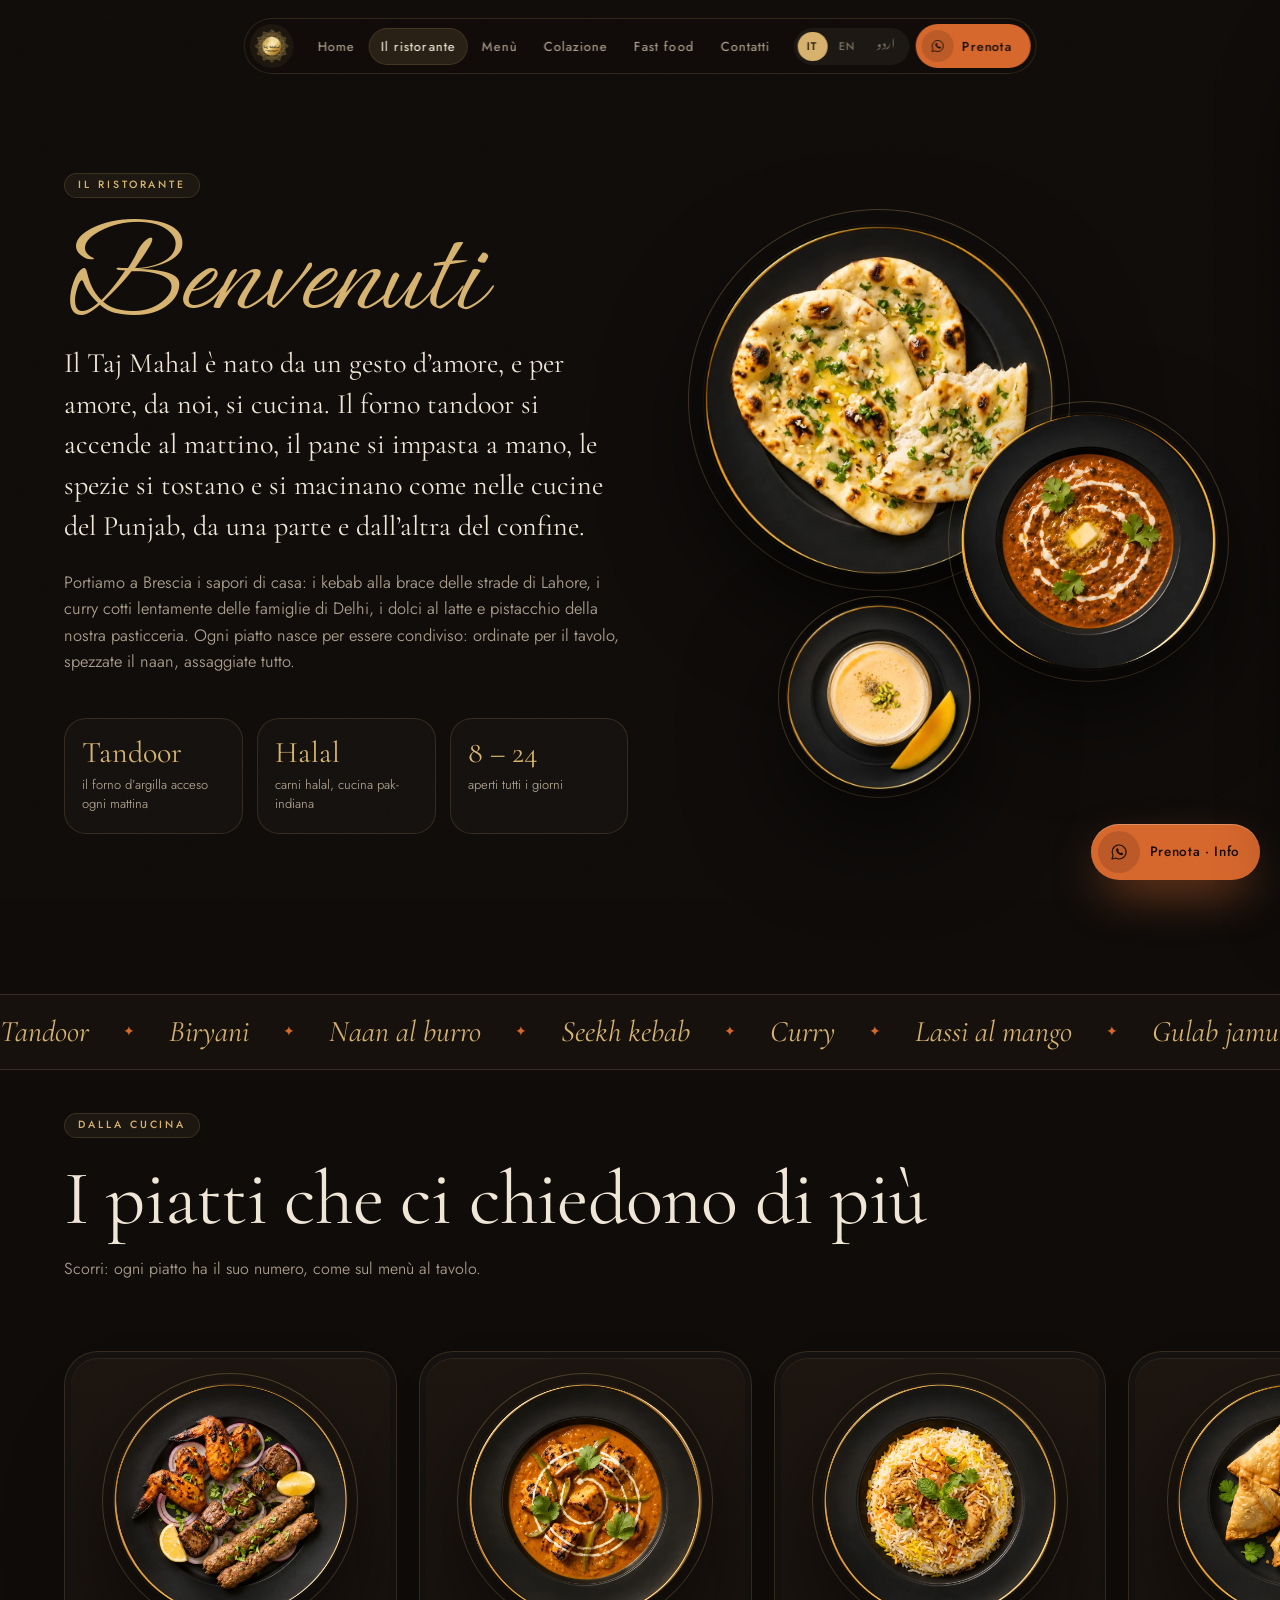
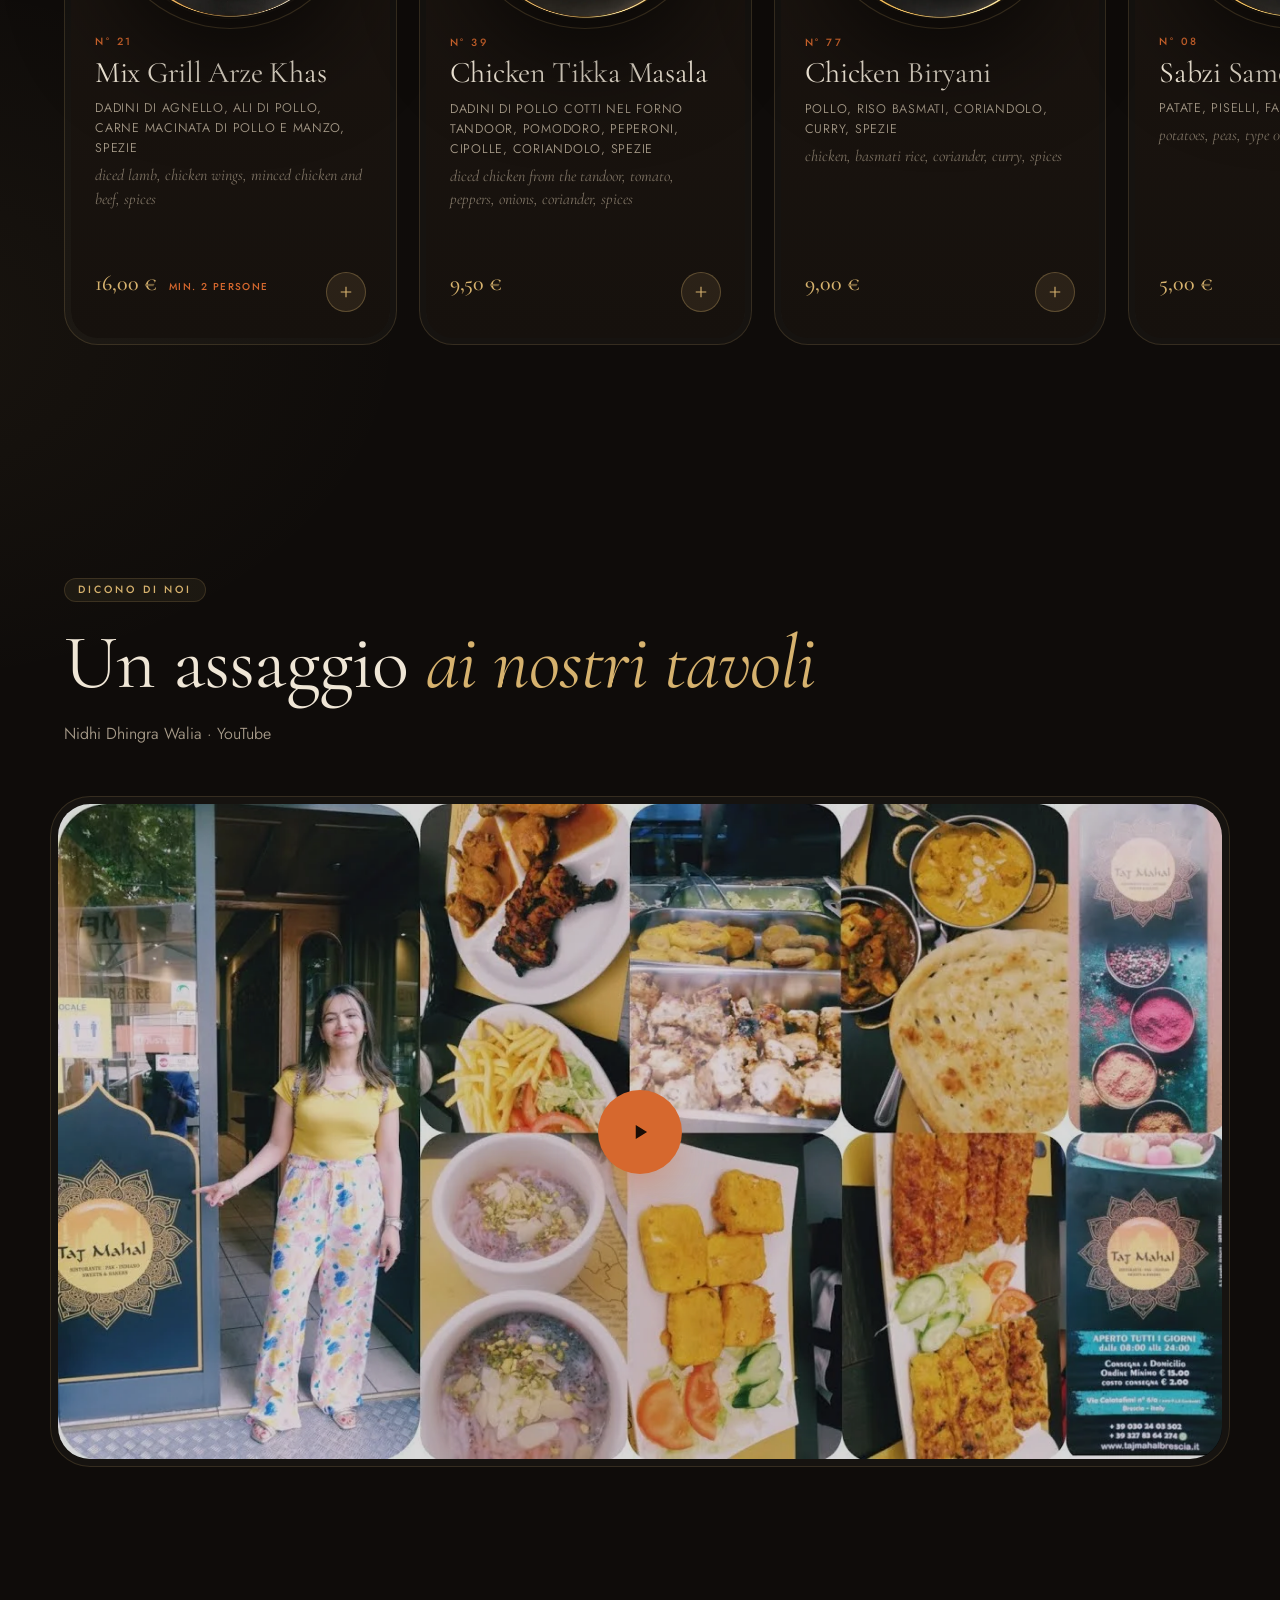
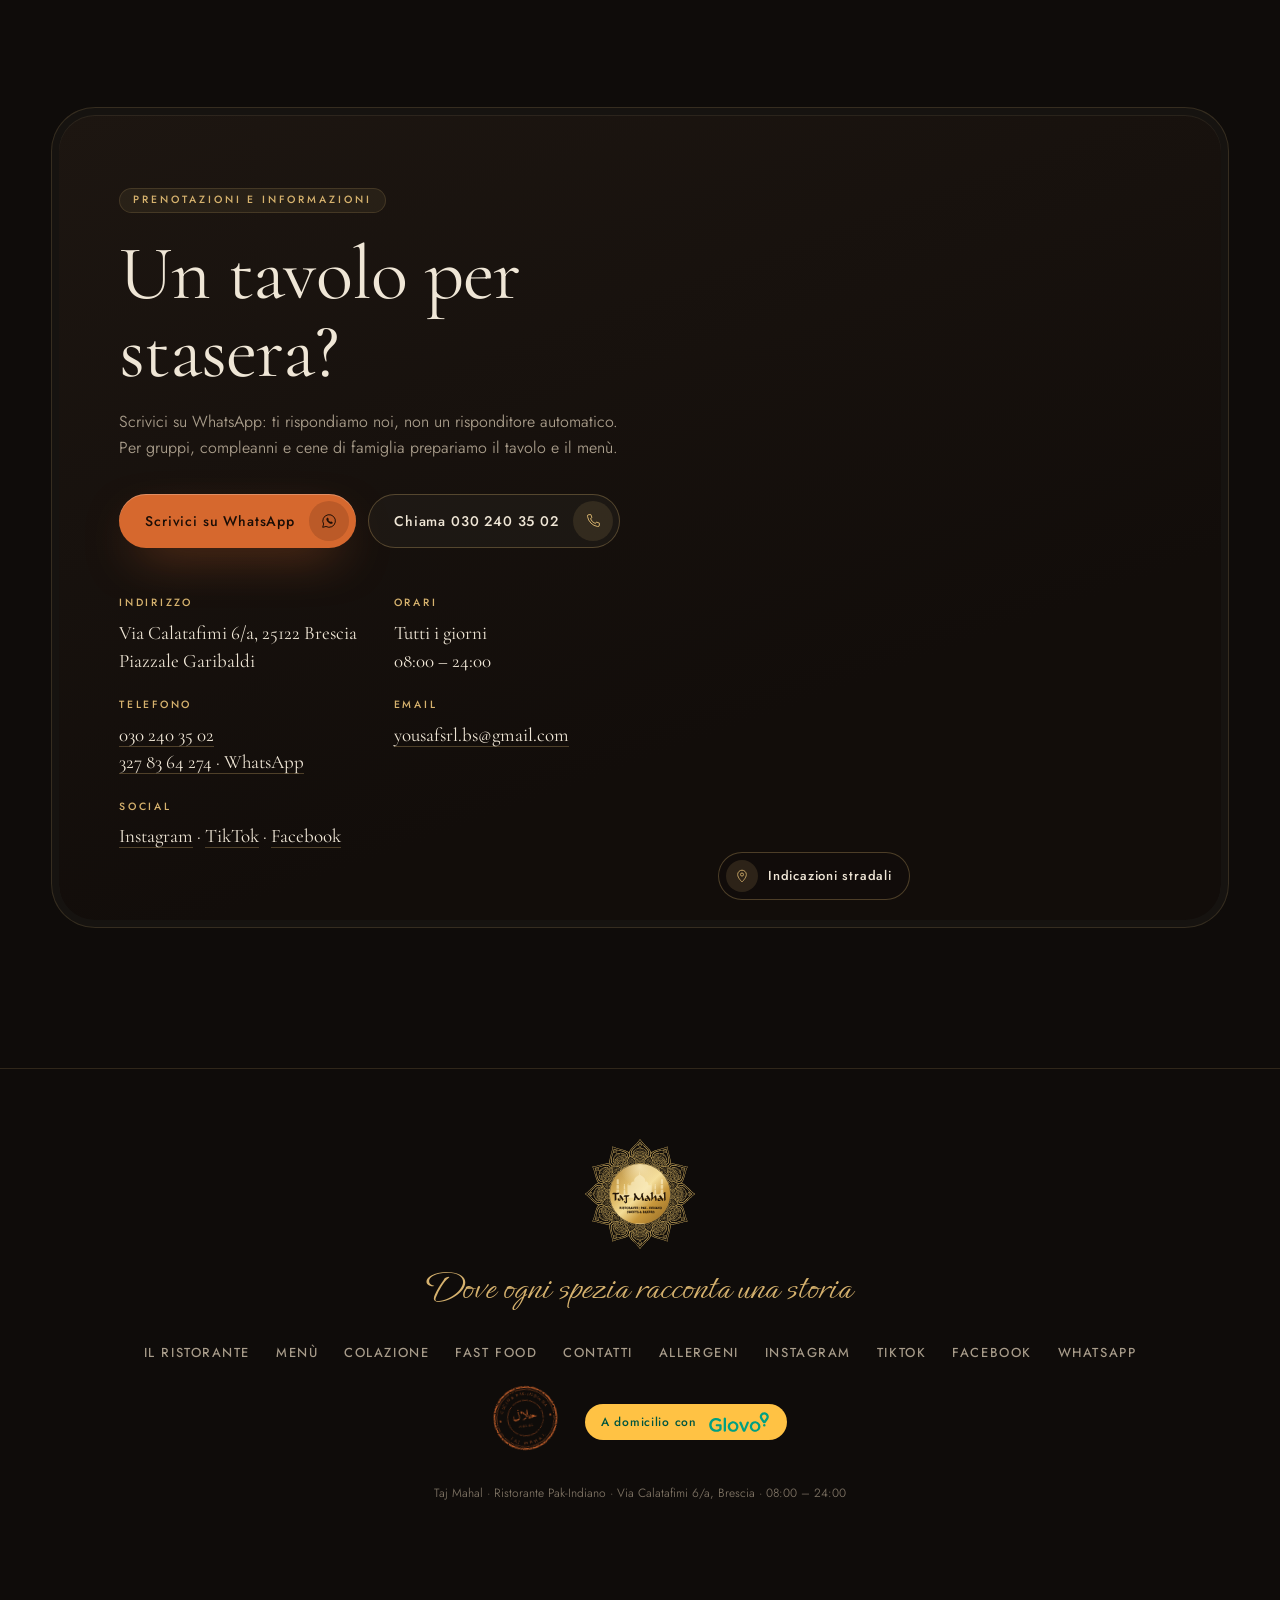
<file: ristorante.html>
<!doctype html>
<html lang="it">
<head>
<meta charset="utf-8">
<meta name="viewport" content="width=device-width, initial-scale=1, viewport-fit=cover">
<title>Il ristorante · Taj Mahal Brescia</title>
<meta name="description" content="La cucina del Taj Mahal di Brescia: forno tandoor, pane fatto a mano, spezie tostate, carni halal e pasticceria pak-indiana.">
<meta name="theme-color" content="#0f0c0a">
<link rel="icon" href="img/logo_oro.svg">
<link rel="preload" href="fonts/cormorant.ttf" as="font" crossorigin>
<link rel="stylesheet" href="stile.css?v=18">
</head>
<body class="pag-ristorante">
<div class="grana" aria-hidden="true"></div>
<nav class="isola" aria-label="Navigazione">
  <a class="isola-logo" href="index.html" aria-label="Taj Mahal, Home"><img src="img/logo_oro.svg" alt=""></a>
  <div class="isola-link"><a href="index.html" data-en="Home" data-ur="ہوم">Home</a><a href="ristorante.html" class="attivo" aria-current="page" data-en="The restaurant" data-ur="ریسٹورنٹ">Il ristorante</a><a href="menu.html" data-en="Menu" data-ur="مینو">Menù</a><a href="colazione.html" data-en="Breakfast" data-ur="ناشتہ">Colazione</a><a href="fastfood.html" data-en="Fast food" data-ur="فاسٹ فوڈ">Fast food</a><a href="contatti.html" data-en="Contact" data-ur="رابطہ">Contatti</a></div>
  <div class="lingua" role="group" aria-label="Lingua / Language / زبان"><button class="l-it" data-l="it" lang="it">IT</button><button class="l-en" data-l="en" lang="en">EN</button><button class="l-ur" data-l="ur" lang="ur">اردو</button></div>
  <a class="isola-wa" href="https://wa.me/393278364274?text=Ciao%20Taj%20Mahal%2C%20vorrei%20prenotare%20un%20tavolo" target="_blank" rel="noopener"><i><svg viewBox="0 0 24 24" aria-hidden="true"><path d="M3.6 20.4l1.2-4.3A8.4 8.4 0 1 1 8 19.3z" fill="none" stroke="currentColor" stroke-width="1.3" stroke-linejoin="round"/><path d="M9 8.2c.3-.6.6-.6.9-.6h.5c.2 0 .4.1.5.4l.7 1.6c.1.2 0 .5-.1.6l-.5.6c.6 1.1 1.5 2 2.7 2.6l.6-.6c.2-.2.4-.2.6-.1l1.6.7c.2.1.4.3.3.6v.5c0 .4-.3.9-.8 1.1-.7.3-1.9.3-3.6-.6-1.6-.9-3-2.4-3.6-3.9-.5-1.3-.3-2.3.2-2.9z" fill="currentColor"/></svg></i><span data-en="Book" data-ur="بکنگ">Prenota</span></a>
  <button class="hamb" aria-label="Menù di navigazione" aria-expanded="false"><span></span><span></span></button>
</nav>
<div class="velo" aria-hidden="true">
  <a href="index.html" data-en="Home" data-ur="ہوم">Home</a><a href="ristorante.html" class="attivo" aria-current="page" data-en="The restaurant" data-ur="ریسٹورنٹ">Il ristorante</a><a href="menu.html" data-en="Menu" data-ur="مینو">Menù</a><a href="colazione.html" data-en="Breakfast" data-ur="ناشتہ">Colazione</a><a href="fastfood.html" data-en="Fast food" data-ur="فاسٹ فوڈ">Fast food</a><a href="contatti.html" data-en="Contact" data-ur="رابطہ">Contatti</a>
  <a class="velo-wa" href="https://wa.me/393278364274?text=Ciao%20Taj%20Mahal%2C%20vorrei%20prenotare%20un%20tavolo" target="_blank" rel="noopener" data-en="Book on WhatsApp" data-ur="واٹس ایپ پر بکنگ کریں">Prenota su WhatsApp</a>
</div>

<section class="cucina pagina" id="top">
  <div class="cu-testo rivela">
    <span class="occhiello" data-en="The restaurant" data-ur="ریسٹورنٹ">Il ristorante</span>
    <h1 class="scr" data-en="Welcome" data-ur="خوش آمدید">Benvenuti</h1>
    <p class="cu-grande" data-en="The Taj Mahal was born of love, and with love we cook. Our clay tandoor is lit every morning, our bread is kneaded by hand and our spices are toasted and ground the way they are in the kitchens of Punjab, on both sides of the border." data-ur="تاج محل محبت سے بنا، اور ہم محبت سے کھانا پکاتے ہیں۔ ہمارا مٹی کا تندور ہر صبح جلتا ہے، روٹی ہاتھ سے گوندھی جاتی ہے اور مصالحے ویسے ہی بھونے اور پیسے جاتے ہیں جیسے پنجاب کے باورچی خانوں میں، سرحد کے دونوں طرف۔">Il Taj Mahal è nato da un gesto d’amore, e per amore, da noi, si cucina. Il forno tandoor si accende al mattino, il pane si impasta a mano, le spezie si tostano e si macinano come nelle cucine del Punjab, da una parte e dall’altra del confine.</p>
    <p data-en="We bring the flavours of home to Brescia: char-grilled kebabs from the streets of Lahore, slow-cooked curries from the families of Delhi, milk and pistachio sweets from our own pastry kitchen. Every dish is made to be shared: order for the table, tear the naan, taste everything." data-ur="ہم بریشیا میں گھر کے ذائقے لائے ہیں: لاہور کی گلیوں کے کوئلے پر بنے کباب، دہلی کے گھروں کے دھیمی آنچ پر پکے سالن، اور اپنی بیکری کی دودھ اور پستے والی مٹھائیاں۔ ہر ڈش مل بانٹ کر کھانے کے لیے ہے: پوری میز کے لیے آرڈر کریں، نان توڑیں، سب کچھ چکھیں۔">Portiamo a Brescia i sapori di casa: i kebab alla brace delle strade di Lahore, i curry cotti lentamente delle famiglie di Delhi, i dolci al latte e pistacchio della nostra pasticceria. Ogni piatto nasce per essere condiviso: ordinate per il tavolo, spezzate il naan, assaggiate tutto.</p>
    <div class="cu-dati">
      <div><b>Tandoor</b><span data-en="the clay oven, lit every morning" data-ur="مٹی کا تندور، ہر صبح جلتا ہے">il forno d’argilla acceso ogni mattina</span></div>
      <div><b>Halal</b><span data-en="halal meat, Pakistani &amp; Indian cooking" data-ur="حلال گوشت، پاکستانی اور انڈین کھانا">carni halal, cucina pak-indiana</span></div>
      <div><b>8 – 24</b><span data-en="open every day" data-ur="روزانہ کھلا ہے">aperti tutti i giorni</span></div>
    </div>
  </div>
  <div class="cu-piatti" aria-hidden="true">
    <div class="cu-p1 rivela"><span class="pi-anello"></span><img src="img/piatti/05_garlic_naan.webp" alt="" loading="lazy"></div>
    <div class="cu-p2 rivela" style="--d:150ms"><span class="pi-anello"></span><img src="img/piatti/17_daal_makhani.webp" alt="" loading="lazy"></div>
    <div class="cu-p3 rivela" style="--d:300ms"><span class="pi-anello"></span><img src="img/piatti/08_mango_lassi.webp" alt="" loading="lazy"></div>
  </div>
</section>

<div class="nastro" aria-hidden="true"><div><span data-en="Tandoor" data-ur="تندور">Tandoor</span><i>✦</i><span data-en="Biryani" data-ur="بریانی">Biryani</span><i>✦</i><span data-en="Butter naan" data-ur="مکھن والا نان">Naan al burro</span><i>✦</i><span data-en="Seekh kebab" data-ur="سیخ کباب">Seekh kebab</span><i>✦</i><span data-en="Curry" data-ur="سالن">Curry</span><i>✦</i><span data-en="Mango lassi" data-ur="آم کی لسی">Lassi al mango</span><i>✦</i><span data-en="Gulab jamun" data-ur="گلاب جامن">Gulab jamun</span><i>✦</i><span data-en="Chai" data-ur="چائے">Chai</span><i>✦</i><span data-en="Halal" data-ur="حلال">Halal</span><i>✦</i><span data-en="Tandoor" data-ur="تندور">Tandoor</span><i>✦</i><span data-en="Biryani" data-ur="بریانی">Biryani</span><i>✦</i><span data-en="Butter naan" data-ur="مکھن والا نان">Naan al burro</span><i>✦</i><span data-en="Seekh kebab" data-ur="سیخ کباب">Seekh kebab</span><i>✦</i><span data-en="Curry" data-ur="سالن">Curry</span><i>✦</i><span data-en="Mango lassi" data-ur="آم کی لسی">Lassi al mango</span><i>✦</i><span data-en="Gulab jamun" data-ur="گلاب جامن">Gulab jamun</span><i>✦</i><span data-en="Chai" data-ur="چائے">Chai</span><i>✦</i><span data-en="Halal" data-ur="حلال">Halal</span><i>✦</i></div></div>


<section class="piatti" id="piatti">
  <div class="pt-testa rivela">
    <span class="occhiello" data-en="From our kitchen" data-ur="ہمارے کچن سے">Dalla cucina</span>
    <h2 data-en="The dishes our guests ask for" data-ur="وہ کھانے جو مہمان سب سے زیادہ مانگتے ہیں">I piatti che ci chiedono di più</h2>
    <p data-en="Scroll: every dish has its number, just like the menu at the table." data-ur="اسکرول کریں: ہر ڈش کا اپنا نمبر ہے، بالکل میز والے مینو کی طرح۔">Scorri: ogni piatto ha il suo numero, come sul menù al tavolo.</p>
  </div>
  <div class="binario" tabindex="0" aria-label="Piatti in evidenza"><article class="piatto rivela" style="--d:0ms"><div class="pi-guscio"><div class="pi-nucleo"><div class="pi-foto"><span class="pi-anello"></span><img src="img/piatti/03_mix_grill.webp" alt="Mix Grill Arze Khas" loading="lazy"></div><div class="pi-n">N° 21</div><h3>Mix Grill Arze Khas</h3><p class="it">dadini di agnello, ali di pollo, carne macinata di pollo e manzo, spezie</p><p class="en">diced lamb, chicken wings, minced chicken and beef, spices</p><p class="ur" lang="ur" dir="rtl">مٹن کے ٹکڑے، چکن ونگز، چکن اور گائے کا قیمہ، مصالحے</p><div class="pi-pr"><b>16,00 €</b><span class="nota" data-en="min. 2 people" data-ur="کم از کم 2 افراد">min. 2 persone</span><button class="agg" data-id="m21" data-nome="Mix Grill Arze Khas (n° 21)" data-prezzo="16.00" aria-label="Aggiungi Mix Grill Arze Khas (n° 21) all’ordine"><svg viewBox="0 0 24 24" aria-hidden="true"><path d="M12 5v14M5 12h14" fill="none" stroke="currentColor" stroke-width="1.5"/></svg></button></div></div></div></article><article class="piatto rivela" style="--d:70ms"><div class="pi-guscio"><div class="pi-nucleo"><div class="pi-foto"><span class="pi-anello"></span><img src="img/piatti/01_chicken_tikka_masala.webp" alt="Chicken Tikka Masala" loading="lazy"></div><div class="pi-n">N° 39</div><h3>Chicken Tikka Masala</h3><p class="it">dadini di pollo cotti nel forno tandoor, pomodoro, peperoni, cipolle, coriandolo, spezie</p><p class="en">diced chicken from the tandoor, tomato, peppers, onions, coriander, spices</p><p class="ur" lang="ur" dir="rtl">تندوری چکن کے ٹکڑے، ٹماٹر، شملہ مرچ، پیاز، دھنیا، مصالحے</p><div class="pi-pr"><b>9,50 €</b><button class="agg" data-id="m39" data-nome="Chicken Tikka Masala (n° 39)" data-prezzo="9.50" aria-label="Aggiungi Chicken Tikka Masala (n° 39) all’ordine"><svg viewBox="0 0 24 24" aria-hidden="true"><path d="M12 5v14M5 12h14" fill="none" stroke="currentColor" stroke-width="1.5"/></svg></button></div></div></div></article><article class="piatto rivela" style="--d:140ms"><div class="pi-guscio"><div class="pi-nucleo"><div class="pi-foto"><span class="pi-anello"></span><img src="img/piatti/02_chicken_biryani.webp" alt="Chicken Biryani" loading="lazy"></div><div class="pi-n">N° 77</div><h3>Chicken Biryani</h3><p class="it">pollo, riso basmati, coriandolo, curry, spezie</p><p class="en">chicken, basmati rice, coriander, curry, spices</p><p class="ur" lang="ur" dir="rtl">چکن، باسمتی چاول، دھنیا، کری، مصالحے</p><div class="pi-pr"><b>9,00 €</b><button class="agg" data-id="m77" data-nome="Chicken Biryani (n° 77)" data-prezzo="9.00" aria-label="Aggiungi Chicken Biryani (n° 77) all’ordine"><svg viewBox="0 0 24 24" aria-hidden="true"><path d="M12 5v14M5 12h14" fill="none" stroke="currentColor" stroke-width="1.5"/></svg></button></div></div></div></article><article class="piatto rivela" style="--d:210ms"><div class="pi-guscio"><div class="pi-nucleo"><div class="pi-foto"><span class="pi-anello"></span><img src="img/piatti/04_samosa.webp" alt="Sabzi Samosa" loading="lazy"></div><div class="pi-n">N° 08</div><h3>Sabzi Samosa</h3><p class="it">patate, piselli, farina tipo 00, spezie</p><p class="en">potatoes, peas, type 00 flour, spices</p><p class="ur" lang="ur" dir="rtl">آلو، مٹر، میدہ، مصالحے</p><div class="pi-pr"><b>5,00 €</b><button class="agg" data-id="m08" data-nome="Sabzi Samosa (n° 8)" data-prezzo="5.00" aria-label="Aggiungi Sabzi Samosa (n° 8) all’ordine"><svg viewBox="0 0 24 24" aria-hidden="true"><path d="M12 5v14M5 12h14" fill="none" stroke="currentColor" stroke-width="1.5"/></svg></button></div></div></div></article><article class="piatto rivela" style="--d:280ms"><div class="pi-guscio"><div class="pi-nucleo"><div class="pi-foto"><span class="pi-anello"></span><img src="img/piatti/16_gamberi_masala.webp" alt="Gamberi Masala" loading="lazy"></div><div class="pi-n">N° 52</div><h3>Gamberi Masala</h3><p class="it">gamberetti, pomodoro fresco, peperoni, salsa di verdure, coriandolo, spezie</p><p class="en">shrimp, fresh tomato, peppers, vegetable sauce, coriander, spices</p><p class="ur" lang="ur" dir="rtl">جھینگے، تازہ ٹماٹر، شملہ مرچ، سبزیوں کی گریوی، دھنیا، مصالحے</p><div class="pi-pr"><b>13,00 €</b><button class="agg" data-id="m52" data-nome="Gamberi Masala (n° 52)" data-prezzo="13.00" aria-label="Aggiungi Gamberi Masala (n° 52) all’ordine"><svg viewBox="0 0 24 24" aria-hidden="true"><path d="M12 5v14M5 12h14" fill="none" stroke="currentColor" stroke-width="1.5"/></svg></button></div></div></div></article><article class="piatto rivela" style="--d:350ms"><div class="pi-guscio"><div class="pi-nucleo"><div class="pi-foto"><span class="pi-anello"></span><img src="img/piatti/10_seekh_kebab_roll.webp" alt="Seekh Kebab Roll" loading="lazy"></div><div class="pi-n">N° 111</div><h3>Seekh Kebab Roll</h3><p class="it">piadina arrotolata, carne macinata di pollo, insalata verde, cipolla, verza, pomodoro, salsa piccante, yogurt, salsa all’aglio</p><p class="en">rolled flatbread, minced chicken, green salad, onion, cabbage, tomato, hot sauce, yogurt, garlic sauce</p><p class="ur" lang="ur" dir="rtl">رول روٹی، چکن کا قیمہ، سبز سلاد، پیاز، بند گوبھی، ٹماٹر، تیز ساس، دہی، لہسن کی ساس</p><div class="pi-pr"><b>5,50 €</b><button class="agg" data-id="m111" data-nome="Seekh Kebab Roll (n° 111)" data-prezzo="5.50" aria-label="Aggiungi Seekh Kebab Roll (n° 111) all’ordine"><svg viewBox="0 0 24 24" aria-hidden="true"><path d="M12 5v14M5 12h14" fill="none" stroke="currentColor" stroke-width="1.5"/></svg></button></div></div></div></article><article class="piatto rivela" style="--d:420ms"><div class="pi-guscio"><div class="pi-nucleo"><div class="pi-foto"><span class="pi-anello"></span><img src="img/piatti/12_tikki_chaat.webp" alt="Tikki Chaat" loading="lazy"></div><div class="pi-n">N° 114</div><h3>Tikki Chaat</h3><p class="it">polpette di verdure, uova, farina tipo 00, spezie, cipolla, ceci, salsa alla menta, salsa dolce, pomodoro, cetrioli</p><p class="en">vegetable patties, eggs, type 00 flour, spices, onion, chickpeas, mint sauce, sweet sauce, tomato, cucumbers</p><p class="ur" lang="ur" dir="rtl">سبزیوں کی ٹکیاں، انڈے، میدہ، مصالحے، پیاز، چنے، پودینے کی چٹنی، میٹھی چٹنی، ٹماٹر، کھیرا</p><div class="pi-pr"><b>6,00 €</b><button class="agg" data-id="m114" data-nome="Tikki Chaat (n° 114)" data-prezzo="6.00" aria-label="Aggiungi Tikki Chaat (n° 114) all’ordine"><svg viewBox="0 0 24 24" aria-hidden="true"><path d="M12 5v14M5 12h14" fill="none" stroke="currentColor" stroke-width="1.5"/></svg></button></div></div></div></article><article class="piatto rivela" style="--d:490ms"><div class="pi-guscio"><div class="pi-nucleo"><div class="pi-foto"><span class="pi-anello"></span><img src="img/piatti/15_butter_chicken.webp" alt="Butter Chicken" loading="lazy"></div><div class="pi-n">N° 44</div><h3>Butter Chicken</h3><p class="it">pollo cotto nel forno tandoor, mandorle, panna, zucchero, spezie</p><p class="en">tandoor-cooked chicken, almonds, cream, sugar, spices</p><p class="ur" lang="ur" dir="rtl">تندوری چکن، بادام، کریم، چینی، مصالحے</p><div class="pi-pr"><b>11,00 €</b><button class="agg" data-id="m44" data-nome="Butter Chicken (n° 44)" data-prezzo="11.00" aria-label="Aggiungi Butter Chicken (n° 44) all’ordine"><svg viewBox="0 0 24 24" aria-hidden="true"><path d="M12 5v14M5 12h14" fill="none" stroke="currentColor" stroke-width="1.5"/></svg></button></div></div></div></article><article class="piatto rivela" style="--d:560ms"><div class="pi-guscio"><div class="pi-nucleo"><div class="pi-foto"><span class="pi-anello"></span><img src="img/piatti/07_palak_paneer.webp" alt="Palak Paneer" loading="lazy"></div><div class="pi-n">N° 60</div><h3>Palak Paneer</h3><p class="it">spinaci, formaggio, panna, coriandolo, curry, spezie</p><p class="en">spinach, cheese, cream, coriander, curry, spices</p><p class="ur" lang="ur" dir="rtl">پالک، پنیر، کریم، دھنیا، کری، مصالحے</p><div class="pi-pr"><b>9,00 €</b><button class="agg" data-id="m60" data-nome="Palak Paneer (n° 60)" data-prezzo="9.00" aria-label="Aggiungi Palak Paneer (n° 60) all’ordine"><svg viewBox="0 0 24 24" aria-hidden="true"><path d="M12 5v14M5 12h14" fill="none" stroke="currentColor" stroke-width="1.5"/></svg></button></div></div></div></article><article class="piatto rivela" style="--d:630ms"><div class="pi-guscio"><div class="pi-nucleo"><div class="pi-foto"><span class="pi-anello"></span><img src="img/piatti/09_ras_malai.webp" alt="Ras Malai" loading="lazy"></div><div class="pi-n">N° 94</div><h3>Ras Malai</h3><p class="it">latte fresco, pistacchio, zucchero, formaggio</p><p class="en">fresh milk, pistachio, sugar, cheese</p><p class="ur" lang="ur" dir="rtl">تازہ دودھ، پستہ، چینی، پنیر</p><div class="pi-pr"><b>5,00 €</b><button class="agg" data-id="m94" data-nome="Ras Malai (n° 94)" data-prezzo="5.00" aria-label="Aggiungi Ras Malai (n° 94) all’ordine"><svg viewBox="0 0 24 24" aria-hidden="true"><path d="M12 5v14M5 12h14" fill="none" stroke="currentColor" stroke-width="1.5"/></svg></button></div></div></div></article></div>
</section>

<section class="recensione">
  <div class="pt-testa rivela">
    <span class="occhiello" data-en="They talk about us" data-ur="لوگ ہمارے بارے میں کیا کہتے ہیں">Dicono di noi</span>
    <h2 data-en="A food tasting &lt;em&gt;at our tables&lt;/em&gt;" data-ur="ہماری میزوں پر &lt;em&gt;ذائقوں کا سفر&lt;/em&gt;">Un assaggio <em>ai nostri tavoli</em></h2>
    <p>Nidhi Dhingra Walia · YouTube</p>
  </div>
  <div class="vd-guscio rivela"><div class="vd-nucleo">
    <button class="yt" data-id="1pmllReGE68" aria-label="Guarda la recensione su YouTube"><img src="img/recensione_yt.webp" alt="" loading="lazy"><i><svg viewBox="0 0 24 24" aria-hidden="true"><path d="M9 7l8 5-8 5z" fill="currentColor"/></svg></i></button>
  </div></div>
</section>

<section class="prenota" id="dove">
  <div class="pr-guscio rivela"><div class="pr-nucleo">
    <div class="pr-testo">
      <span class="occhiello" data-en="Bookings &amp; information" data-ur="بکنگ اور معلومات">Prenotazioni e informazioni</span>
      <h2 data-en="A table for tonight?" data-ur="آج رات کے لیے میز؟">Un tavolo per stasera?</h2>
      <p data-en="Message us on WhatsApp: a real person answers, not a bot. For groups, birthdays and family dinners we set the table and the menu." data-ur="ہمیں واٹس ایپ پر لکھیں: جواب کوئی مشین نہیں، ہم خود دیتے ہیں۔ گروپس، سالگرہ اور فیملی دعوتوں کے لیے ہم میز اور مینو تیار کرتے ہیں۔">Scrivici su WhatsApp: ti rispondiamo noi, non un risponditore automatico. Per gruppi, compleanni e cene di famiglia prepariamo il tavolo e il menù.</p>
      <div class="pr-cta"><a class="btn pieno" href="https://wa.me/393278364274?text=Ciao%20Taj%20Mahal%2C%20vorrei%20prenotare%20un%20tavolo" target="_blank" rel="noopener"><span data-en="Message us on WhatsApp" data-ur="ہمیں واٹس ایپ پر لکھیں">Scrivici su WhatsApp</span><i><svg viewBox="0 0 24 24" aria-hidden="true"><path d="M3.6 20.4l1.2-4.3A8.4 8.4 0 1 1 8 19.3z" fill="none" stroke="currentColor" stroke-width="1.3" stroke-linejoin="round"/><path d="M9 8.2c.3-.6.6-.6.9-.6h.5c.2 0 .4.1.5.4l.7 1.6c.1.2 0 .5-.1.6l-.5.6c.6 1.1 1.5 2 2.7 2.6l.6-.6c.2-.2.4-.2.6-.1l1.6.7c.2.1.4.3.3.6v.5c0 .4-.3.9-.8 1.1-.7.3-1.9.3-3.6-.6-1.6-.9-3-2.4-3.6-3.9-.5-1.3-.3-2.3.2-2.9z" fill="currentColor"/></svg></i></a><a class="btn vuoto" href="tel:+390302403502"><span data-en="Call 030 240 35 02" data-ur="فون کریں 030 240 35 02">Chiama 030 240 35 02</span><i><svg viewBox="0 0 24 24" aria-hidden="true"><path d="M6.6 3.5h2.6l1.4 4-2 1.3a11 11 0 0 0 6.6 6.6l1.3-2 4 1.4v2.6a2 2 0 0 1-2.2 2A16.5 16.5 0 0 1 4.6 5.7a2 2 0 0 1 2-2.2z" fill="none" stroke="currentColor" stroke-width="1.3" stroke-linejoin="round"/></svg></i></a></div>
      <dl class="pr-info">
        <div><dt data-en="Address" data-ur="پتہ">Indirizzo</dt><dd>Via Calatafimi 6/a, 25122 Brescia<br>Piazzale Garibaldi</dd></div>
        <div><dt data-en="Opening hours" data-ur="اوقات">Orari</dt><dd><span data-en="Every day" data-ur="روزانہ">Tutti i giorni</span><br>08:00 – 24:00</dd></div>
        <div><dt data-en="Phone" data-ur="فون">Telefono</dt><dd><a href="tel:+390302403502">030 240 35 02</a><br><a href="https://wa.me/393278364274?text=Ciao%20Taj%20Mahal%2C%20vorrei%20un%27informazione" target="_blank" rel="noopener">327 83 64 274 · WhatsApp</a></dd></div>
        <div><dt data-en="Email" data-ur="ای میل">Email</dt><dd><a href="mailto:yousafsrl.bs@gmail.com">yousafsrl.bs@gmail.com</a></dd></div>
        <div><dt data-en="Social" data-ur="سوشل میڈیا">Social</dt><dd><a href="https://www.instagram.com/ristorantetajmahalbrescia/" target="_blank" rel="noopener">Instagram</a> · <a href="https://www.tiktok.com/@ristotajmahalbrescia" target="_blank" rel="noopener">TikTok</a> · <a href="https://www.facebook.com/people/TajMahal-Brescia/61592563081274/" target="_blank" rel="noopener">Facebook</a></dd></div>
      </dl>
    </div>
    <div class="pr-mappa">
      <iframe title="Mappa Taj Mahal Brescia" loading="lazy" referrerpolicy="no-referrer-when-downgrade"
        src="https://maps.google.com/maps?q=Via%20Calatafimi%206a%2C%2025122%20Brescia&z=16&output=embed"></iframe>
      <a class="pr-indicazioni" href="https://www.google.com/maps/search/?api=1&query=Taj+Mahal+Via+Calatafimi+6a+Brescia" target="_blank" rel="noopener"><i><svg viewBox="0 0 24 24" aria-hidden="true"><path d="M12 21s-6.5-6.1-6.5-11.2a6.5 6.5 0 0 1 13 0C18.5 14.9 12 21 12 21z" fill="none" stroke="currentColor" stroke-width="1.3"/><circle cx="12" cy="9.8" r="2.3" fill="none" stroke="currentColor" stroke-width="1.3"/></svg></i><span data-en="Directions" data-ur="راستہ دیکھیں">Indicazioni stradali</span></a>
    </div>
  </div></div>
</section>
<footer class="piede">
  <img src="img/logo_oro.svg" alt="Taj Mahal" class="pd-logo">
  <p class="scr pd-motto" data-en="Where every spice tells a story" data-ur="جہاں ہر مصالحہ ایک کہانی سناتا ہے">Dove ogni spezia racconta una storia</p>
  <div class="pd-link"><a href="ristorante.html" data-en="The restaurant" data-ur="ریسٹورنٹ">Il ristorante</a><a href="menu.html" data-en="Menu" data-ur="مینو">Menù</a><a href="colazione.html" data-en="Breakfast" data-ur="ناشتہ">Colazione</a><a href="fastfood.html" data-en="Fast food" data-ur="فاسٹ فوڈ">Fast food</a><a href="contatti.html" data-en="Contact" data-ur="رابطہ">Contatti</a><a href="menu.html#allergeni" data-en="Allergens" data-ur="الرجی">Allergeni</a><a href="https://www.instagram.com/ristorantetajmahalbrescia/" target="_blank" rel="noopener">Instagram</a><a href="https://www.tiktok.com/@ristotajmahalbrescia" target="_blank" rel="noopener">TikTok</a><a href="https://www.facebook.com/people/TajMahal-Brescia/61592563081274/" target="_blank" rel="noopener">Facebook</a><a href="https://wa.me/393278364274?text=Ciao%20Taj%20Mahal%2C%20vorrei%20prenotare%20un%20tavolo" target="_blank" rel="noopener">WhatsApp</a></div>
  <div class="pd-marchi"><span class="pd-halal"><svg class="timbro" viewBox="0 0 100 100" role="img" aria-label="Halal"><defs><filter id="tb-u" x="-5%" y="-5%" width="110%" height="110%"><feTurbulence type="fractalNoise" baseFrequency=".55" numOctaves="2" seed="11"/><feColorMatrix type="matrix" values="0 0 0 0 0  0 0 0 0 0  0 0 0 0 0  4.2 0 0 0 -1"/><feComposite in="SourceGraphic" operator="in"/></filter><path id="tb-su" d="M15.5,50 A34.5,34.5 0 0 1 84.5,50"/><path id="tb-giu" d="M16,50 A34,34 0 0 0 84,50"/></defs><g filter="url(#tb-u)" fill="#d6682e" stroke="#d6682e"><circle cx="50" cy="50" r="47" fill="none" stroke-width="2.4"/><circle cx="50" cy="50" r="43.5" fill="none" stroke-width=".7"/><circle cx="50" cy="50" r="27" fill="none" stroke-width=".7"/><text font-family="Jost" font-size="6" letter-spacing="1.3" stroke="none" text-anchor="middle"><textPath href="#tb-su" startOffset="50%">CUCINA PAK-INDIANA</textPath></text><text font-family="Jost" font-size="6.6" letter-spacing="2.2" stroke="none" text-anchor="middle" dominant-baseline="hanging"><textPath href="#tb-giu" startOffset="50%">TAJ MAHAL</textPath></text><circle cx="12" cy="50" r="1.4" stroke="none"/><circle cx="88" cy="50" r="1.4" stroke="none"/><text x="50" y="52" font-family="Amiri" font-size="21" stroke="none" text-anchor="middle">حلال</text><text x="50.8" y="63" font-family="Jost" font-size="5.4" letter-spacing="2" stroke="none" text-anchor="middle">HALAL</text></g></svg></span><a class="glovo" href="https://glovoapp.com/it/it/brescia/stores/ristorante-taj-mahal-vbs" target="_blank" rel="noopener"><span data-en="Delivered by" data-ur="ہوم ڈیلیوری">A domicilio con</span><img src="img/marchi/glovo_verde.svg" alt="Glovo"></a></div>
  <p class="pd-legale">Taj Mahal · Ristorante Pak-Indiano · Via Calatafimi 6/a, Brescia · 08:00 – 24:00</p>
</footer>

<a class="su-fisso" href="#top" aria-label="Torna su"><svg viewBox="0 0 24 24" aria-hidden="true"><path d="M12 19V5M6 11l6-6 6 6" fill="none" stroke="currentColor" stroke-width="1.3"/></svg></a>
<button class="car-fisso" aria-label="Apri il tuo ordine"><i><svg viewBox="0 0 24 24" aria-hidden="true"><path d="M5 7h14l-1.4 10.2a2 2 0 0 1-2 1.8H8.4a2 2 0 0 1-2-1.8z M9 7V6a3 3 0 0 1 6 0v1" fill="none" stroke="currentColor" stroke-width="1.3" stroke-linejoin="round"/></svg><em class="car-n">0</em></i><span class="car-tot">0,00 €</span></button>
<div class="car-velo" aria-hidden="true"></div>
<aside class="car" data-wa="393278364274" aria-label="Il tuo ordine" aria-hidden="true">
  <div class="car-testa"><div><span class="occhiello" data-en="Pick up order" data-ur="لے جانے کا آرڈر">Ordine da ritirare</span><h3 data-en="Your order" data-ur="آپ کا آرڈر">Il tuo ordine</h3></div>
    <button class="car-chiudi" aria-label="Chiudi"><svg viewBox="0 0 24 24" aria-hidden="true"><path d="M6 6l12 12M18 6L6 18" fill="none" stroke="currentColor" stroke-width="1.4"/></svg></button></div>
  <div class="car-corpo">
    <p class="car-vuoto" data-en="Your order is empty: tap + next to a dish to add it." data-ur="آپ کا آرڈر خالی ہے: کسی ڈش کے ساتھ + دبا کر شامل کریں۔">L’ordine è vuoto: tocca + accanto a un piatto per aggiungerlo.</p>
    <ul class="car-lista"></ul>
    <div class="car-totale"><span data-en="Total" data-ur="کل">Totale</span><b class="car-tot2">0,00 €</b></div>
    <form class="car-form" novalidate>
      <input type="hidden" name="modo" value="ritiro">
      <label class="car-campo"><span data-en="Name" data-ur="نام">Nome</span><input name="nome" autocomplete="name" required><em class="car-err" data-en="Please enter your name" data-ur="براہِ کرم اپنا نام لکھیں">Inserisci il nome</em></label>
      <label class="car-campo"><span data-en="Pick up time (e.g. 20:30)" data-ur="وصولی کا وقت (مثلاً 20:30)">Orario di ritiro (es. 20:30)</span><input name="orario" inputmode="numeric"></label>
      <label class="car-campo car-bibita"><span data-en="Fast food: drink and sauces" data-ur="فاسٹ فوڈ: مشروب اور ساسز">Fast food: bibita e salse</span><input name="bibita" placeholder="Coca-Cola, ketchup…"></label>
      <label class="car-campo"><span data-en="Notes, intolerances" data-ur="نوٹس، الرجی">Note, intolleranze</span><textarea name="note" rows="2"></textarea></label>
      <p class="car-paga" data-en="Pick up at the restaurant, Via Calatafimi 6/a: we confirm order and time on WhatsApp, you pay when you collect, cash or card. Home delivery only with Glovo." data-ur="ریسٹورنٹ سے وصولی، Via Calatafimi 6/a: ہم واٹس ایپ پر آرڈر اور وقت کی تصدیق کرتے ہیں، ادائیگی وصولی پر، نقد یا کارڈ سے۔ ہوم ڈیلیوری صرف Glovo کے ذریعے۔">Ritiro al ristorante, Via Calatafimi 6/a: ti confermiamo ordine e orario su WhatsApp, paghi quando ritiri, in contanti o con carta. A domicilio solo con Glovo.</p>
      <div class="car-glovo"><a class="glovo" href="https://glovoapp.com/it/it/brescia/stores/ristorante-taj-mahal-vbs" target="_blank" rel="noopener"><span data-en="Delivered by" data-ur="ہوم ڈیلیوری">A domicilio con</span><img src="img/marchi/glovo_verde.svg" alt="Glovo"></a></div>
      <button class="btn pieno car-invia" type="submit"><span data-en="Send the order on WhatsApp" data-ur="آرڈر واٹس ایپ پر بھیجیں">Invia l’ordine su WhatsApp</span><i><svg viewBox="0 0 24 24" aria-hidden="true"><path d="M3.6 20.4l1.2-4.3A8.4 8.4 0 1 1 8 19.3z" fill="none" stroke="currentColor" stroke-width="1.3" stroke-linejoin="round"/><path d="M9 8.2c.3-.6.6-.6.9-.6h.5c.2 0 .4.1.5.4l.7 1.6c.1.2 0 .5-.1.6l-.5.6c.6 1.1 1.5 2 2.7 2.6l.6-.6c.2-.2.4-.2.6-.1l1.6.7c.2.1.4.3.3.6v.5c0 .4-.3.9-.8 1.1-.7.3-1.9.3-3.6-.6-1.6-.9-3-2.4-3.6-3.9-.5-1.3-.3-2.3.2-2.9z" fill="currentColor"/></svg></i></button>
    </form>
  </div>
</aside>
<a class="wa-fisso" href="https://wa.me/393278364274?text=Ciao%20Taj%20Mahal%2C%20vorrei%20prenotare%20un%20tavolo" target="_blank" rel="noopener" aria-label="Prenota o chiedi informazioni su WhatsApp"><i><svg viewBox="0 0 24 24" aria-hidden="true"><path d="M3.6 20.4l1.2-4.3A8.4 8.4 0 1 1 8 19.3z" fill="none" stroke="currentColor" stroke-width="1.3" stroke-linejoin="round"/><path d="M9 8.2c.3-.6.6-.6.9-.6h.5c.2 0 .4.1.5.4l.7 1.6c.1.2 0 .5-.1.6l-.5.6c.6 1.1 1.5 2 2.7 2.6l.6-.6c.2-.2.4-.2.6-.1l1.6.7c.2.1.4.3.3.6v.5c0 .4-.3.9-.8 1.1-.7.3-1.9.3-3.6-.6-1.6-.9-3-2.4-3.6-3.9-.5-1.3-.3-2.3.2-2.9z" fill="currentColor"/></svg></i><span data-en="Book · Info" data-ur="بکنگ · معلومات">Prenota · Info</span></a>
<script src="vita.js?v=18" defer></script>
</body>
</html>
</file>
<file: stile.css>
/* Taj Mahal Brescia — bozza sito, linea del menù nero-oro (5/11/2026) */
@font-face{font-family:"Cormorant";src:url(fonts/cormorant.ttf);font-weight:300 700;font-style:normal;font-display:swap}
@font-face{font-family:"Cormorant";src:url(fonts/cormorant-italic.ttf);font-weight:300 700;font-style:italic;font-display:swap}
@font-face{font-family:"Jost";src:url(fonts/jost.ttf);font-weight:100 900;font-display:swap}
@font-face{font-family:"Ephesis";src:url(fonts/ephesis.ttf);font-display:swap}
@font-face{font-family:"Amiri";src:url(fonts/amiri.ttf);font-display:swap}
@font-face{font-family:"Nastaliq";src:url(fonts/nastaliq.woff2) format("woff2");font-weight:400 700;font-display:swap;unicode-range:U+0600-06FF,U+0750-077F,U+FB50-FDFF,U+FE70-FEFC,U+200C-200F}

:root{
  --nero:#0f0c0a; --carta:#16110d; --carta2:#1d1611; --filo:rgba(214,178,110,.16); --filo2:rgba(214,178,110,.30);
  --oro:#d6b26e; --oro-chiaro:#f1dfae; --oro-scuro:#a97d3a;
  --oro-lamina:linear-gradient(115deg,#a97d3a 0%,#f1dfae 38%,#c99a4f 60%,#f6e7bd 82%,#b8893f 100%);
  --zaff:#d6682e; --zaff-chiaro:#ec8a4c;
  --avorio:#efe6d6; --fumo:#a99d8b; --fumo2:#7d7263;
  --molla:cubic-bezier(.32,.72,0,1); --morbido:cubic-bezier(.22,1,.36,1);
  --serif:"Cormorant",Georgia,serif; --sans:"Jost",system-ui,sans-serif;
}
*{box-sizing:border-box;margin:0;padding:0}
html{scroll-behavior:smooth;scroll-padding-top:120px;-webkit-text-size-adjust:100%}
body{background:var(--nero);color:var(--avorio);font-family:var(--sans);font-weight:350;font-size:16px;line-height:1.6;overflow-x:hidden;
  background-image:radial-gradient(1200px 700px at 80% -10%,rgba(214,104,46,.07),transparent 60%),radial-gradient(900px 600px at -10% 40%,rgba(214,178,110,.05),transparent 60%)}
img{display:block;max-width:100%}
a{color:inherit;text-decoration:none}
em{font-style:italic}
.grana{position:fixed;inset:0;pointer-events:none;z-index:3;opacity:.05;mix-blend-mode:overlay;
  background-image:url("data:image/svg+xml,%3Csvg xmlns='http://www.w3.org/2000/svg' width='220' height='220'%3E%3Cfilter id='n'%3E%3CfeTurbulence type='fractalNoise' baseFrequency='.9' numOctaves='3' stitchTiles='stitch'/%3E%3C/filter%3E%3Crect width='100%25' height='100%25' filter='url(%23n)'/%3E%3C/svg%3E")}

.occhiello{display:inline-block;font:500 10.5px/1 var(--sans);letter-spacing:.28em;text-transform:uppercase;color:var(--oro);
  padding:7px 14px;border-radius:99px;background:rgba(214,178,110,.07);box-shadow:inset 0 0 0 1px var(--filo)}
h1,h2,h3,h4,h5{font-family:var(--serif);font-weight:400;line-height:1.02;letter-spacing:-.01em}
h2{font-size:clamp(40px,6vw,84px);margin:22px 0 18px}
h2 em,h1 em{color:var(--oro);font-weight:400}
.scr{font-family:"Ephesis",cursive;font-weight:400;letter-spacing:0}

/* ---------- bottoni con l'icona nel suo cerchio ---------- */
.btn{display:inline-flex;align-items:center;gap:14px;padding:7px 7px 7px 26px;border-radius:99px;font:500 14px/1 var(--sans);letter-spacing:.06em;
  transition:transform .6s var(--molla),background .6s var(--molla),box-shadow .6s var(--molla)}
.btn i{width:40px;height:40px;border-radius:50%;display:grid;place-items:center;transition:transform .6s var(--molla)}
.btn i svg{width:18px;height:18px}
.btn:hover i{transform:translate(3px,-2px) scale(1.06)}
.btn:active{transform:scale(.98)}
.btn.pieno{background:var(--zaff);color:#1a0d06;box-shadow:0 18px 50px -18px rgba(214,104,46,.7),inset 0 1px 0 rgba(255,255,255,.25)}
.btn.pieno i{background:rgba(26,13,6,.14)}
.btn.pieno:hover{background:var(--zaff-chiaro)}
.btn.vuoto{color:var(--avorio);box-shadow:inset 0 0 0 1px var(--filo2);background:rgba(239,230,214,.03)}
.btn.vuoto i{background:rgba(214,178,110,.12);color:var(--oro)}
.btn.vuoto:hover{background:rgba(239,230,214,.07)}

/* ---------- isola di navigazione ---------- */
.isola{position:fixed;top:18px;left:50%;transform:translateX(-50%);z-index:20;display:flex;align-items:center;gap:6px;padding:6px;
  border-radius:99px;background:rgba(18,13,10,.62);backdrop-filter:blur(18px) saturate(140%);-webkit-backdrop-filter:blur(18px) saturate(140%);
  box-shadow:inset 0 0 0 1px var(--filo),0 20px 60px -30px #000;transition:transform .8s var(--molla),opacity .8s var(--molla)}
.isola.nascosta{transform:translate(-50%,-140%);opacity:0}
.isola-logo{width:44px;height:44px;border-radius:50%;display:grid;place-items:center;background:rgba(214,178,110,.06)}
.isola-logo img{width:34px}
.isola-link{display:flex;gap:2px;padding:0 6px}
.isola-link a{font:450 13px/1 var(--sans);letter-spacing:.08em;padding:12px 14px;border-radius:99px;color:var(--fumo);transition:color .5s var(--molla),background .5s var(--molla)}
.isola-link a:hover{color:var(--avorio);background:rgba(239,230,214,.05)}
.isola-wa{display:flex;align-items:center;gap:8px;padding:6px 18px 6px 6px;border-radius:99px;background:var(--zaff);color:#1a0d06;font:500 13px/1 var(--sans);letter-spacing:.06em}
.isola-wa i{width:32px;height:32px;border-radius:50%;display:grid;place-items:center;background:rgba(26,13,6,.14)}
.isola-wa svg{width:16px;height:16px}
.hamb{display:none;width:44px;height:44px;border-radius:50%;border:0;background:rgba(239,230,214,.05);position:relative;cursor:pointer}
.hamb span{position:absolute;left:14px;right:14px;height:1.2px;background:var(--avorio);transition:transform .6s var(--molla)}
.hamb span:first-child{top:18px}.hamb span:last-child{top:25px}
.aperto .hamb span:first-child{transform:translateY(3.5px) rotate(45deg)}
.aperto .hamb span:last-child{transform:translateY(-3.5px) rotate(-45deg)}
.velo{position:fixed;inset:0;z-index:15;display:flex;flex-direction:column;justify-content:center;gap:10px;padding:0 32px;
  background:rgba(12,9,7,.86);backdrop-filter:blur(28px);-webkit-backdrop-filter:blur(28px);opacity:0;pointer-events:none;transition:opacity .6s var(--molla)}
.velo a{font:400 46px/1.1 var(--serif);transform:translateY(40px);opacity:0;transition:transform .8s var(--molla),opacity .8s var(--molla)}
.velo .velo-wa{margin-top:24px;font:500 15px/1 var(--sans);letter-spacing:.1em;color:var(--zaff)}
.aperto .velo{opacity:1;pointer-events:auto}
.aperto .velo a{transform:none;opacity:1}
.aperto .velo a:nth-child(2){transition-delay:.06s}.aperto .velo a:nth-child(3){transition-delay:.12s}
.aperto .velo a:nth-child(4){transition-delay:.18s}.aperto .velo a:nth-child(5){transition-delay:.24s}

/* ---------- eroe: il Taj inciso del menù nero ---------- */
.eroe{position:relative;display:flex;flex-direction:column;align-items:center;text-align:center;overflow:hidden;padding:120px 20px 0}
.eroe-taj{order:2;flex:none;position:relative;z-index:0;margin-top:-6vh;width:min(1000px,160vw);aspect-ratio:2000/1600;
  -webkit-mask:linear-gradient(to right,transparent,#000 18%,#000 82%,transparent),linear-gradient(to bottom,transparent,#000 30%);
  -webkit-mask-composite:source-in;mask:linear-gradient(to right,transparent,#000 18%,#000 82%,transparent) intersect,linear-gradient(to bottom,transparent,#000 30%)}
.eroe::after{content:"";position:absolute;left:0;right:0;bottom:0;height:18vh;background:linear-gradient(to bottom,transparent,var(--nero));z-index:1;pointer-events:none}
.eroe-taj img{width:100%;height:100%;object-fit:cover;opacity:.92;animation:sale 2.4s var(--morbido) both}
@keyframes sale{from{transform:translateY(6%);opacity:0}to{transform:none;opacity:1}}
.eroe-testo{position:relative;z-index:2;display:flex;flex-direction:column;align-items:center;max-width:900px}
.eroe-logo{width:clamp(108px,11vw,150px);margin-bottom:22px;filter:drop-shadow(0 18px 40px rgba(0,0,0,.6))}
.eroe h1{text-wrap:balance;font-size:clamp(44px,6.4vw,96px);margin:22px 0 18px;text-shadow:0 10px 40px rgba(0,0,0,.6)}
.eroe-sotto{color:var(--fumo);font-size:clamp(15px,1.4vw,18px);max-width:560px;line-height:1.7}
.eroe-cta{display:flex;gap:12px;flex-wrap:wrap;justify-content:center;margin-top:34px}
.eroe-timbro{position:absolute;right:max(4vw,24px);top:clamp(110px,16vh,170px);width:clamp(84px,9vw,124px);transform:rotate(-11deg);opacity:.85;z-index:2}
.carica{animation:carica 1.2s var(--molla) both;animation-delay:var(--d,0ms)}
@keyframes carica{from{opacity:0;transform:translateY(28px);filter:blur(8px)}to{opacity:1;transform:none;filter:blur(0)}}
.eroe-timbro.carica{animation-name:timbra}
@keyframes timbra{from{opacity:0;transform:rotate(-11deg) scale(1.5)}to{opacity:.85;transform:rotate(-11deg) scale(1)}}

/* ---------- nastro di parole ---------- */
.nastro{border-block:1px solid var(--filo);overflow:hidden;padding:22px 0;background:var(--carta)}
.nastro div{display:flex;gap:34px;width:max-content;animation:scorri 60s linear infinite;font:italic 400 30px/1 var(--serif);color:var(--oro)}
.nastro i{font-style:normal;color:var(--zaff);font-size:14px;align-self:center}
@keyframes scorri{to{transform:translateX(-50%)}}

/* ---------- la cucina ---------- */
.cucina{display:grid;grid-template-columns:1.05fr .95fr;gap:6vw;align-items:center;max-width:1320px;margin:0 auto;padding:160px 5vw}
.cucina h2.scr{font-size:clamp(70px,9vw,130px);color:var(--oro);margin:20px 0 10px;line-height:.9}
.cu-grande{font:400 clamp(22px,2.2vw,30px)/1.45 var(--serif);color:var(--avorio);margin-bottom:22px}
.cu-testo>p:not(.cu-grande){color:var(--fumo);max-width:560px;font-size:16.5px}
.cu-dati{display:grid;grid-template-columns:repeat(3,1fr);gap:14px;margin-top:44px}
.cu-dati div{padding:20px 18px;border-radius:22px;background:rgba(239,230,214,.025);box-shadow:inset 0 0 0 1px var(--filo)}
.cu-dati b{display:block;font:400 30px/1 var(--serif);color:var(--oro);margin-bottom:8px}
.cu-dati span{font-size:13px;color:var(--fumo);line-height:1.45;display:block}
.cu-piatti{position:relative;aspect-ratio:1/1.08}
.cu-piatti>div{position:absolute}
.cu-p1{width:68%;left:0;top:0}
.cu-p2{width:50%;right:0;top:34%}
.cu-p3{width:36%;left:16%;bottom:-2%}
.pi-anello{position:absolute;inset:-5%;border-radius:50%;box-shadow:inset 0 0 0 1px var(--filo2);pointer-events:none}
.pi-anello::after{content:"";position:absolute;inset:4%;border-radius:50%;box-shadow:inset 0 0 0 1px rgba(214,178,110,.08)}
.cu-piatti img,.pi-foto img,.sz-foto img{filter:drop-shadow(0 40px 50px rgba(0,0,0,.65))}

/* ---------- piatti in vetrina ---------- */
.piatti{padding:40px 0 160px}
.pt-testa,.mn-testa{max-width:1320px;margin:0 auto;padding:0 5vw 50px}
.pt-testa p,.mn-testa p{color:var(--fumo);max-width:560px}
.binario{display:flex;gap:22px;overflow-x:auto;scroll-snap-type:x mandatory;padding:20px 5vw 30px;scrollbar-width:none;outline:none;scroll-padding-inline:5vw}
.binario::-webkit-scrollbar{display:none}
.piatto{flex:0 0 clamp(270px,26vw,350px);scroll-snap-align:start}
.pi-guscio{height:100%;padding:7px;border-radius:34px;background:rgba(239,230,214,.03);box-shadow:inset 0 0 0 1px var(--filo)}
.pi-nucleo{height:100%;border-radius:27px;padding:22px 24px 26px;background:linear-gradient(180deg,var(--carta2),var(--carta));
  box-shadow:inset 0 1px 0 rgba(241,223,174,.08);display:flex;flex-direction:column}
.pi-foto{position:relative;width:86%;margin:4px auto 20px;transition:transform 1s var(--molla)}
.piatto:hover .pi-foto{transform:rotate(-6deg) scale(1.04)}
.pi-n{font:500 10.5px/1 var(--sans);letter-spacing:.24em;color:var(--zaff);margin-bottom:10px}
.piatto h3{font-size:30px;margin-bottom:10px}
.piatto .it{font-size:12.5px;letter-spacing:.06em;text-transform:uppercase;color:var(--fumo);line-height:1.6}
.piatto .en{font:italic 400 16px/1.45 var(--serif);color:var(--fumo2);margin-top:6px}
.pi-pr{margin-top:auto;padding-top:18px;display:flex;align-items:baseline;gap:12px}
.pi-pr b{font:500 22px/1 var(--serif);color:var(--oro)}
.nota{font:500 10px/1 var(--sans);letter-spacing:.14em;text-transform:uppercase;color:var(--zaff)}

/* ---------- menù ---------- */
.menu{padding:60px 0 120px;background:linear-gradient(180deg,transparent,var(--carta) 12%,var(--carta) 88%,transparent)}
.schede{position:sticky;top:84px;z-index:10;transition:top .8s var(--molla);display:flex;justify-content:center;padding:0 12px;margin-bottom:40px}
.schede>div{display:flex;gap:4px;overflow-x:auto;scrollbar-width:none;padding:6px;border-radius:99px;max-width:min(1180px,100%);
  background:rgba(18,13,10,.7);backdrop-filter:blur(16px);-webkit-backdrop-filter:blur(16px);box-shadow:inset 0 0 0 1px var(--filo)}
.schede>div::-webkit-scrollbar{display:none}
body.giu .schede{top:16px}
.schede a{flex:none;font:450 12.5px/1 var(--sans);letter-spacing:.06em;padding:11px 15px;border-radius:99px;color:var(--fumo);transition:all .5s var(--molla)}
.schede a:hover{color:var(--avorio)}
.schede a.attiva{background:var(--oro);color:#1a1209}
.mn-corpo{max-width:1180px;margin:0 auto;padding:0 5vw}
.sz{padding:70px 0;border-top:1px solid var(--filo)}
.sz-testa{display:flex;align-items:center;gap:40px;margin-bottom:44px}
.sz-foto{position:relative;width:150px;flex:none}
.sopra{font:500 10.5px/1 var(--sans);letter-spacing:.28em;text-transform:uppercase;color:var(--zaff)}
.sz h3{font-size:clamp(38px,4.6vw,60px);margin:10px 0 10px}
.sz-intro{font:italic 400 19px/1.5 var(--serif);color:var(--fumo);max-width:620px}
.sz-corpo ul{list-style:none;display:grid;grid-template-columns:1fr 1fr;column-gap:64px}
.sz-corpo.gruppi{display:grid;grid-template-columns:1fr 1fr;column-gap:64px;row-gap:30px}
.sz-corpo.gruppi ul{grid-template-columns:1fr}
.gruppo.largo{grid-column:1/-1}
.sz-corpo.gruppi .gruppo.largo ul{grid-template-columns:1fr 1fr;column-gap:64px}
.gruppo h5{font:500 11px/1 var(--sans);letter-spacing:.24em;text-transform:uppercase;color:var(--oro);padding-bottom:12px;margin-bottom:6px;border-bottom:1px solid var(--filo)}
.gruppo h5 em{font:italic 400 16px/1 var(--serif);letter-spacing:0;text-transform:none;color:var(--fumo2);margin-left:10px}
.voce{display:flex;gap:16px;padding:16px 0;border-bottom:1px solid rgba(214,178,110,.07)}
.vn{font:500 10.5px/2.4 var(--sans);letter-spacing:.08em;color:var(--zaff);width:26px;flex:none}
.vt{flex:1;min-width:0}
.vf{flex:none;width:68px;height:68px;margin:-4px 0 0;padding:0;border:0;background:none;border-radius:50%;cursor:zoom-in;transition:transform .5s cubic-bezier(.32,.72,0,1)}
.vf img{width:100%;height:100%;display:block;filter:drop-shadow(0 6px 14px rgba(0,0,0,.45))}
.vf:hover{transform:scale(1.08) rotate(-4deg)}
.foto-grande{position:fixed;inset:0;z-index:60;display:grid;place-items:center;padding:24px;background:rgba(8,6,4,.86);backdrop-filter:blur(14px);opacity:0;pointer-events:none;transition:opacity .45s cubic-bezier(.32,.72,0,1)}
.foto-grande.su{opacity:1;pointer-events:auto}
.foto-grande figure{margin:0;text-align:center;transform:scale(.94);transition:transform .6s cubic-bezier(.32,.72,0,1)}
.foto-grande.su figure{transform:none}
.foto-grande img{width:min(78vw,72vh,620px);height:auto;filter:drop-shadow(0 30px 60px rgba(0,0,0,.6))}
.foto-grande figcaption{font:italic 400 24px/1.2 var(--serif);color:var(--oro);margin-top:14px}
@media (max-width:700px){.vf{width:56px;height:56px}.voce{gap:12px}}
.vr{display:flex;align-items:baseline;gap:10px}
.vr h4{font-size:23px;font-weight:500;line-height:1.15}
.vr h4 sup{font:500 9.5px/1 var(--sans);color:var(--zaff);margin-left:4px;letter-spacing:.04em;vertical-align:super}
.vp{flex:1;border-bottom:1px dotted rgba(214,178,110,.28);transform:translateY(-5px);min-width:16px}
.vr b{font:500 19px/1 var(--serif);color:var(--oro)}
.voce .it{font-size:11.5px;letter-spacing:.07em;text-transform:uppercase;color:var(--fumo);margin-top:6px;line-height:1.6}
.voce .en{font:italic 400 15.5px/1.4 var(--serif);color:var(--fumo2);margin-top:3px}
.allergeni{max-width:1180px;margin:30px auto 0;padding:44px 5vw 0;border-top:1px solid var(--filo)}
.allergeni h3{font-size:40px;margin-bottom:24px}.allergeni h3 em{color:var(--fumo2);font-size:26px;margin-left:10px}
.allergeni ul{list-style:none;display:grid;grid-template-columns:repeat(auto-fill,minmax(190px,1fr));gap:10px 30px}
.allergeni li{display:flex;align-items:baseline;gap:12px;font-size:14px;padding:8px 0;border-bottom:1px solid rgba(214,178,110,.07)}
.allergeni li b{font:500 13px/1 var(--sans);color:var(--zaff);width:20px}
.allergeni li em{font:italic 15px var(--serif);color:var(--fumo2);margin-left:auto}
.allergeni p{color:var(--fumo2);font-size:13px;margin-top:22px;max-width:700px}

/* ---------- prenota e dove siamo ---------- */
.prenota{padding:120px 4vw 140px}
.pr-guscio{max-width:1320px;margin:0 auto;padding:8px;border-radius:44px;background:rgba(239,230,214,.03);box-shadow:inset 0 0 0 1px var(--filo)}
.pr-nucleo{border-radius:36px;overflow:hidden;display:grid;grid-template-columns:1.1fr .9fr;background:linear-gradient(160deg,var(--carta2),#120d0a 70%);
  box-shadow:inset 0 1px 0 rgba(241,223,174,.08)}
.pr-testo{padding:70px 60px}
.pr-testo>p{color:var(--fumo);max-width:520px}
.pr-cta{display:flex;flex-wrap:wrap;gap:12px;margin:34px 0 50px}
.pr-info{display:grid;grid-template-columns:1fr 1fr;gap:26px 30px}
.pr-info dt{font:500 10.5px/1 var(--sans);letter-spacing:.26em;text-transform:uppercase;color:var(--oro);margin-bottom:10px}
.pr-info dd{font:400 19px/1.45 var(--serif)}
.pr-info a{border-bottom:1px solid var(--filo2);transition:border-color .5s var(--molla)}
.pr-info a:hover{border-color:var(--oro)}
.pr-mappa{position:relative;min-height:460px}
.pr-mappa iframe{position:absolute;inset:0;width:100%;height:100%;border:0;filter:grayscale(1) invert(.92) sepia(.35) hue-rotate(-12deg) contrast(.88) brightness(.9)}
.pr-indicazioni{position:absolute;left:20px;bottom:20px;display:flex;align-items:center;gap:10px;padding:8px 18px 8px 8px;border-radius:99px;
  background:rgba(18,13,10,.82);box-shadow:inset 0 0 0 1px var(--filo2);font:500 13px/1 var(--sans);letter-spacing:.06em}
.pr-indicazioni i{width:32px;height:32px;border-radius:50%;display:grid;place-items:center;background:rgba(214,178,110,.14);color:var(--oro)}
.pr-indicazioni svg{width:16px;height:16px}

.piede{text-align:center;padding:40px 20px 130px;border-top:1px solid var(--filo)}
.pd-logo{width:110px;margin:30px auto 10px}
.pd-motto{font-size:38px;color:var(--oro)}
.pd-link{display:flex;justify-content:center;flex-wrap:wrap;gap:8px 26px;margin:26px 0;font:450 13px/1 var(--sans);letter-spacing:.12em;text-transform:uppercase;color:var(--fumo)}
.pd-link a:hover{color:var(--avorio)}
.pd-legale{font-size:12px;color:var(--fumo2)}

/* ---------- WhatsApp sempre a portata ---------- */
.wa-fisso{position:fixed;right:20px;bottom:20px;z-index:12;display:flex;align-items:center;gap:10px;padding:7px 20px 7px 7px;border-radius:99px;
  background:var(--zaff);color:#1a0d06;font:500 13.5px/1 var(--sans);letter-spacing:.05em;
  box-shadow:0 20px 50px -14px rgba(214,104,46,.75),inset 0 1px 0 rgba(255,255,255,.25);transition:transform .6s var(--molla)}
.wa-fisso i{width:42px;height:42px;border-radius:50%;display:grid;place-items:center;background:rgba(26,13,6,.14)}
.wa-fisso svg{width:20px;height:20px}
.wa-fisso:hover{transform:translateY(-3px)}
.wa-fisso:active{transform:scale(.97)}

/* ---------- entrate allo scorrimento ---------- */
.rivela{opacity:0;transform:translateY(28px);filter:blur(4px);transition:opacity .5s var(--molla),transform .7s var(--molla),filter .5s var(--molla);transition-delay:var(--d,0ms)}
.rivela.dentro{opacity:1;transform:none;filter:blur(0)}

/* ---------- telefono ---------- */
@media (max-width:900px){
  .isola{left:16px;right:16px;transform:none;justify-content:space-between}
  .isola.nascosta{transform:translateY(-140%)}
  .isola-link{display:none}
  .hamb{display:block;margin-left:auto}
  .isola-wa{order:2;padding:6px 14px 6px 6px}
  .hamb{order:3}
  .eroe{padding-top:110px}
  .eroe-taj{margin-top:-2vh}
  .cucina{grid-template-columns:1fr;padding:110px 20px 90px;gap:60px}
  .cu-dati{grid-template-columns:1fr 1fr 1fr;gap:8px}
  .cu-dati div{padding:14px 12px;border-radius:18px}
  .cu-dati b{font-size:22px}
  .cu-dati span{font-size:11.5px}
  .piatti{padding-bottom:100px}
  .pt-testa,.mn-testa{padding:0 20px 34px}
  .binario{padding:10px 20px 20px;gap:14px}
  .piatto{flex-basis:80vw}
  .schede{top:80px;justify-content:flex-start}
  .mn-corpo{padding:0 20px}
  .sz{padding:54px 0}
  .sz-testa{gap:20px;margin-bottom:26px}
  .sz-foto{width:96px}
  .sz-corpo ul,.sz-corpo.gruppi,.sz-corpo.gruppi .gruppo.largo ul{grid-template-columns:1fr}
  .vr h4{font-size:21px}
  .allergeni{padding:40px 20px 0}
  .prenota{padding:80px 12px 100px}
  .pr-nucleo{grid-template-columns:1fr}
  .pr-testo{padding:46px 26px}
  .pr-info{grid-template-columns:1fr}
  .pr-mappa{min-height:340px}
  .wa-fisso{right:14px;bottom:14px}
}

/* ---------- v2 (GIANNI §2) ---------- */
.eroe-dove{display:inline-flex;align-items:center;gap:10px;margin-top:16px;padding:6px 16px 6px 6px;border-radius:99px;font:450 13.5px/1.2 var(--sans);
  letter-spacing:.04em;color:var(--avorio);background:rgba(239,230,214,.04);box-shadow:inset 0 0 0 1px var(--filo);transition:background .5s var(--molla)}
.eroe-dove:hover{background:rgba(239,230,214,.08)}
.eroe-dove i{width:28px;height:28px;border-radius:50%;display:grid;place-items:center;background:rgba(214,178,110,.13);color:var(--oro);flex:none}
.eroe-dove svg{width:14px;height:14px}
.eroe-cta{margin-top:28px}
.brace{position:absolute;inset:-20% 0 0 0;width:100%;height:120%;pointer-events:none;mix-blend-mode:screen}

.lingua{display:flex;gap:2px;border:0;cursor:pointer;padding:4px;border-radius:99px;background:rgba(239,230,214,.05);font:500 11px/1 var(--sans);letter-spacing:.12em}
.lingua button{border:0;background:none;font:inherit;letter-spacing:inherit;cursor:pointer;padding:9px 9px;border-radius:99px;color:var(--fumo2);transition:all .5s var(--molla)}
.lingua .l-ur{font:400 13px/1 "Nastaliq",var(--sans);letter-spacing:0;padding:6px 10px 10px}
html:not(.en):not(.ur) .lingua .l-it,html.en .lingua .l-en,html.ur .lingua .l-ur{background:var(--oro);color:#1a1209}

.indice{padding:40px 0 140px}
.tessere{max-width:1320px;margin:0 auto;padding:0 5vw;display:grid;grid-template-columns:repeat(5,1fr);gap:16px}
.tessera{display:flex;flex-direction:column;align-items:center;text-align:center;padding:22px 14px 20px;border-radius:30px;
  background:linear-gradient(180deg,var(--carta2),var(--carta));box-shadow:inset 0 0 0 1px var(--filo),inset 0 1px 0 rgba(241,223,174,.07);
  transition:transform .8s var(--molla),box-shadow .8s var(--molla)}
.tessera:hover{transform:translateY(-6px);box-shadow:inset 0 0 0 1px var(--filo2),0 30px 60px -30px #000}
.te-foto{width:78%;display:block;transition:transform 1s var(--molla)}
.tessera:hover .te-foto{transform:rotate(-8deg) scale(1.05)}
.te-foto img{filter:drop-shadow(0 24px 30px rgba(0,0,0,.6))}
.te-nome{font:400 22px/1.1 var(--serif);margin-top:16px}
.te-n{font:500 10px/1 var(--sans);letter-spacing:.2em;color:var(--zaff);margin-top:8px}
.te-n::after{content:" piatti"}
html.en .te-n::after{content:" dishes"}
.pillole{max-width:1320px;margin:26px auto 0;padding:0 5vw;display:flex;flex-wrap:wrap;gap:8px;justify-content:center}
.pillole a{font:450 13px/1 var(--sans);letter-spacing:.06em;padding:12px 18px;border-radius:99px;color:var(--fumo);box-shadow:inset 0 0 0 1px var(--filo);transition:all .5s var(--molla)}
.pillole a:hover{color:var(--avorio);background:rgba(239,230,214,.05)}
.in-cta{display:flex;justify-content:center;margin-top:44px}

.pag-menu .menu{padding-top:0}
.mn-testa-pag{padding-top:150px}
.mn-testa-pag h1{font-size:clamp(44px,6.4vw,92px);margin:22px 0 18px}
.mn-testa-pag h1 em{color:var(--oro)}
.indietro{display:inline-block;font:450 13px/1 var(--sans);letter-spacing:.1em;color:var(--fumo);margin-right:14px}
.sz.grande .sz-testa{gap:56px}
.sz.grande .sz-foto{width:280px}
.sz.grande h3{font-size:clamp(46px,5.6vw,76px)}
@media (max-width:900px){
  .eroe-timbro{top:96px;bottom:auto;left:14px;right:auto;width:62px}
  .eroe-dove{font-size:12.5px}
  .lingua{margin-left:auto}
  .hamb{margin-left:4px}
  .tessere{grid-template-columns:1fr 1fr;padding:0 20px;gap:12px}
  .tessera{padding:18px 10px 16px;border-radius:24px}
  .te-nome{font-size:19px}
  .pillole{padding:0 20px}
  .mn-testa-pag{padding-top:120px}
  .sz.grande .sz-testa{flex-direction:column;align-items:flex-start;gap:18px}
  .sz.grande .sz-foto{width:62vw;align-self:center}
}

.su-fisso{position:fixed;left:20px;bottom:20px;z-index:12;width:56px;height:56px;border-radius:50%;display:grid;place-items:center;
  color:var(--oro);background:rgba(18,13,10,.82);box-shadow:inset 0 0 0 1px var(--filo2);opacity:0;transform:translateY(12px);
  transition:opacity .5s var(--molla),transform .5s var(--molla)}
.su-fisso svg{width:20px;height:20px}
body.lontano .su-fisso{opacity:1;transform:none}
@media (max-width:900px){.binario{padding-bottom:90px}.su-fisso{left:14px;bottom:14px}}
@media (prefers-reduced-motion:reduce){
  *,*::before,*::after{animation:none!important;transition:none!important}
  .rivela{opacity:1;transform:none;filter:none}
}

html.en .gruppo h5 em{display:none}

/* ---------- v3 (5/11): colazione asiatica e fast food ---------- */
.cz-testa{display:grid;grid-template-columns:1.1fr .9fr;gap:56px;align-items:center;margin-bottom:50px}
.cz-scena{padding:7px;border-radius:34px;background:rgba(239,230,214,.03);box-shadow:inset 0 0 0 1px var(--filo)}
.cz-scena img{width:100%;aspect-ratio:830/560;object-fit:cover;border-radius:27px}
.cz-ore{display:flex;align-items:baseline;gap:12px;margin:4px 0 14px}
.cz-ore b{font:500 30px/1 var(--serif);color:var(--oro)}
.cz-ore span{font:500 10.5px/1 var(--sans);letter-spacing:.22em;text-transform:uppercase;color:var(--fumo)}
.cz-lista{list-style:none;display:grid;grid-template-columns:1fr 1fr;column-gap:64px}
.cz-voce{display:flex;gap:18px;align-items:center;padding:16px 0;border-bottom:1px solid rgba(214,178,110,.07)}
.cz-foto{flex:none;width:108px;aspect-ratio:3/2;border-radius:16px;overflow:hidden;box-shadow:inset 0 0 0 1px var(--filo2)}
.cz-foto img{width:100%;height:100%;object-fit:cover;transition:transform 1s var(--molla)}
.cz-voce:hover .cz-foto img{transform:scale(1.08)}

.ff-gruppo{margin-top:46px}
.ff-gruppo h5{font:500 11px/1 var(--sans);letter-spacing:.24em;text-transform:uppercase;color:var(--oro);padding-bottom:12px;margin-bottom:18px;border-bottom:1px solid var(--filo)}
.ff-griglia{display:grid;grid-template-columns:repeat(auto-fill,minmax(240px,1fr));gap:16px}
.ff-guscio{height:100%;padding:6px;border-radius:28px;background:rgba(239,230,214,.03);box-shadow:inset 0 0 0 1px var(--filo)}
.ff-nucleo{height:100%;border-radius:22px;overflow:hidden;background:linear-gradient(180deg,var(--carta2),var(--carta));
  box-shadow:inset 0 1px 0 rgba(241,223,174,.08);display:flex;flex-direction:column}
.ff-foto{aspect-ratio:1;overflow:hidden}
.ff-foto img{width:100%;height:100%;object-fit:cover;transition:transform 1.1s var(--molla)}
.ff-carta:hover .ff-foto img{transform:scale(1.06)}
.ff-testo{padding:16px 18px 20px;display:flex;flex-direction:column;flex:1}
.ff-testo .pi-n{margin-bottom:8px}
.ff-testo h4{font-size:24px;font-weight:500;line-height:1.1}
.ff-testo p{font-size:11.5px;letter-spacing:.07em;text-transform:uppercase;color:var(--fumo);line-height:1.55;margin:8px 0 14px}
.ff-testo b{margin-top:auto;font:500 22px/1 var(--serif);color:var(--oro)}

.giornata{padding:30px 0 150px}
.gi-carte{max-width:1320px;margin:0 auto;padding:0 5vw;display:grid;grid-template-columns:1fr 1fr;gap:22px}
.gi-guscio{height:100%;padding:8px;border-radius:40px;background:rgba(239,230,214,.03);box-shadow:inset 0 0 0 1px var(--filo);
  transition:box-shadow .8s var(--molla),transform .8s var(--molla)}
.gi-carta:hover .gi-guscio{transform:translateY(-6px);box-shadow:inset 0 0 0 1px var(--filo2),0 40px 80px -40px #000}
.gi-nucleo{height:100%;border-radius:32px;overflow:hidden;background:linear-gradient(170deg,var(--carta2),#120d0a 75%);
  box-shadow:inset 0 1px 0 rgba(241,223,174,.08);display:flex;flex-direction:column}
.gi-foto{aspect-ratio:16/10;overflow:hidden}
.gi-foto img{width:100%;height:100%;object-fit:cover;transition:transform 1.4s var(--molla)}
.gi-carta:hover .gi-foto img{transform:scale(1.05)}
.gi-testo{padding:30px 34px 34px;display:flex;flex-direction:column;flex:1}
.gi-testo h3{font-size:clamp(38px,4vw,56px);margin:4px 0 12px}
.gi-testo p{color:var(--fumo);max-width:460px}
.gi-mini{display:flex;gap:8px;margin:22px 0 26px}
.gi-mini img{width:64px;height:64px;border-radius:16px;object-fit:cover;box-shadow:0 0 0 1px var(--filo2)}
.gi-vai{margin-top:auto;align-self:flex-start;display:inline-flex;align-items:center;gap:14px;padding:7px 7px 7px 24px;border-radius:99px;
  font:500 14px/1 var(--sans);letter-spacing:.06em;box-shadow:inset 0 0 0 1px var(--filo2);background:rgba(239,230,214,.03)}
.gi-vai i{width:40px;height:40px;border-radius:50%;display:grid;place-items:center;background:var(--zaff);color:#1a0d06;transition:transform .6s var(--molla)}
.gi-vai svg{width:18px;height:18px}
.gi-carta:hover .gi-vai i{transform:translate(3px,-2px) scale(1.06)}
.isola-link a{padding:12px 12px;white-space:nowrap}

@media (max-width:900px){
  .cz-testa{grid-template-columns:1fr;gap:26px;margin-bottom:26px}
  .cz-lista{grid-template-columns:1fr}
  .cz-foto{width:92px}
  .ff-griglia{grid-template-columns:1fr 1fr;gap:10px}
  .ff-guscio{padding:4px;border-radius:22px}
  .ff-nucleo{border-radius:18px}
  .ff-testo{padding:12px 12px 14px}
  .ff-testo h4{font-size:19px}
  .ff-testo p{font-size:10px;letter-spacing:.05em}
  .ff-testo b{font-size:19px}
  .giornata{padding:10px 0 100px}
  .gi-carte{grid-template-columns:1fr;padding:0 12px;gap:14px}
  .gi-guscio{border-radius:32px;padding:6px}
  .gi-nucleo{border-radius:26px}
  .gi-testo{padding:24px 22px 26px}
  .gi-mini img{width:54px;height:54px}
}
.cz-voce .it{font-size:11.5px;letter-spacing:.07em;text-transform:uppercase;color:var(--fumo);margin-top:6px;line-height:1.6}
.cz-voce .en{font:italic 400 15.5px/1.4 var(--serif);color:var(--fumo2);margin-top:3px}

/* ---------- v4 (5/11): sito a pagine, Glovo, Halal nel piede ---------- */
.isola-link a.attivo{color:var(--avorio);background:rgba(214,178,110,.12);box-shadow:inset 0 0 0 1px var(--filo)}
.velo a.attivo{color:var(--oro)}
.sola .sz{border-top:0;padding-top:140px}
.sola h1{font-size:clamp(46px,6vw,88px);margin:10px 0 12px}
.pagina.cucina{padding-top:170px}
.cucina h1.scr{font-size:clamp(76px,10vw,140px);color:var(--oro);margin:20px 0 10px;line-height:.9}
.mn-altri{display:flex;flex-wrap:wrap;gap:10px;margin-top:26px}
.benvenuti{max-width:820px;margin:0 auto;padding:130px 24px 40px;text-align:center;display:flex;flex-direction:column;align-items:center}
.benvenuti h2.scr{font-size:clamp(70px,9vw,124px);color:var(--oro);margin:0 0 18px;line-height:.9}
.benvenuti p{font:400 clamp(21px,2vw,27px)/1.5 var(--serif);margin-bottom:30px}
.orari{max-width:1180px;margin:0 auto;padding:0 5vw 20px}
.orari .cu-dati{margin-top:0}
.glovo{display:inline-flex;align-items:center;gap:12px;align-self:flex-start;padding:10px 22px 10px 20px;border-radius:99px;background:#ffc244;
  color:#00553f;font:500 13px/1 var(--sans);letter-spacing:.06em;box-shadow:0 18px 40px -20px rgba(255,194,68,.6);transition:transform .6s var(--molla)}
.glovo img{height:24px;width:auto}
.glovo:hover{transform:translateY(-2px)}
.glovo:active{transform:scale(.98)}
.delivery{padding:20px 4vw 120px}
.dl-guscio{max-width:1320px;margin:0 auto;padding:8px;border-radius:44px;background:rgba(239,230,214,.03);box-shadow:inset 0 0 0 1px var(--filo)}
.dl-nucleo{border-radius:36px;overflow:hidden;display:grid;grid-template-columns:.9fr 1.1fr;background:linear-gradient(160deg,var(--carta2),#120d0a 70%);
  box-shadow:inset 0 1px 0 rgba(241,223,174,.08)}
.dl-foto img{width:100%;height:100%;object-fit:cover;min-height:360px}
.dl-testo{padding:60px 56px;display:flex;flex-direction:column;justify-content:center}
.dl-testo h2{font-size:clamp(40px,4.6vw,66px)}
.dl-testo p{color:var(--fumo);max-width:460px;margin-bottom:30px}
.pd-marchi{display:flex;justify-content:center;align-items:center;gap:26px;margin:4px 0 26px}
.pd-halal{width:66px;transform:rotate(-8deg);opacity:.85}
.pd-marchi .glovo{align-self:center;padding:8px 18px 8px 16px;font-size:12px}
.pd-marchi .glovo img{height:20px}
@media (max-width:1180px) and (min-width:901px){.isola-link a{padding:12px 9px;font-size:12px}}
@media (max-width:900px){
  .sola .sz{padding-top:110px}
  .pagina.cucina{padding-top:120px}
  .benvenuti{padding:90px 22px 20px}
  .orari{padding:0 20px 10px}
  .delivery{padding:10px 12px 90px}
  .dl-nucleo{grid-template-columns:1fr}
  .dl-foto img{min-height:0;aspect-ratio:16/11}
  .dl-testo{padding:34px 26px 38px}
}

/* ---------- v5: video del ristorante e recensione ---------- */
.video,.recensione{padding:40px 0 120px}
.vd-guscio{max-width:1180px;margin:0 auto;padding:8px;border-radius:40px;background:rgba(239,230,214,.03);box-shadow:inset 0 0 0 1px var(--filo)}
.vd-nucleo{border-radius:32px;overflow:hidden;background:#000;aspect-ratio:16/9}
.vd-nucleo video,.vd-nucleo iframe{width:100%;height:100%;display:block;border:0}
.yt{position:relative;width:100%;height:100%;border:0;padding:0;cursor:pointer;background:#000}
.yt img{width:100%;height:100%;object-fit:cover;opacity:.85;transition:opacity .6s var(--molla)}
.yt i{position:absolute;left:50%;top:50%;width:84px;height:84px;margin:-42px 0 0 -42px;border-radius:50%;display:grid;place-items:center;
  background:var(--zaff);color:#1a0d06;box-shadow:0 20px 50px -14px rgba(214,104,46,.75);transition:transform .6s var(--molla)}
.yt i svg{width:34px;height:34px}
.yt:hover img{opacity:1}.yt:hover i{transform:scale(1.08)}
@media (max-width:900px){.video,.recensione{padding:20px 0 80px}.vd-guscio{margin:0 12px;border-radius:28px;padding:5px}.vd-nucleo{border-radius:23px}}

/* ---------- v6: carrello → ordine su WhatsApp ---------- */
.agg{flex:none;width:34px;height:34px;margin-left:10px;border-radius:50%;border:0;cursor:pointer;display:grid;place-items:center;align-self:center;
  color:var(--oro);background:rgba(214,178,110,.1);box-shadow:inset 0 0 0 1px var(--filo2);transition:transform .5s var(--molla),background .5s var(--molla),color .5s var(--molla)}
.agg svg{width:16px;height:16px}
.agg:hover{background:var(--zaff);color:#1a0d06;box-shadow:none}
.agg:active{transform:scale(.9)}
.agg.fatto{background:var(--zaff);color:#1a0d06;transform:scale(1.12)}
.pi-pr .agg{margin-left:auto}
.ff-pr{margin-top:auto;display:flex;align-items:center;justify-content:space-between}
.ff-pr b{margin:0}
.car-fisso{position:fixed;right:20px;bottom:88px;z-index:12;display:flex;align-items:center;gap:10px;padding:7px 20px 7px 7px;border:0;cursor:pointer;border-radius:99px;
  background:var(--avorio);color:#1a1209;font:500 14px/1 var(--sans);letter-spacing:.04em;box-shadow:0 20px 50px -16px rgba(0,0,0,.8);
  opacity:0;transform:translateY(16px) scale(.96);pointer-events:none;transition:opacity .6s var(--molla),transform .6s var(--molla)}
.ha-ordine .car-fisso{opacity:1;transform:none;pointer-events:auto}
.car-fisso i{position:relative;width:42px;height:42px;border-radius:50%;display:grid;place-items:center;background:rgba(26,18,9,.08)}
.car-fisso svg{width:20px;height:20px}
.car-n{position:absolute;top:-4px;right:-4px;min-width:20px;height:20px;padding:0 5px;border-radius:99px;background:var(--zaff);color:#1a0d06;font:600 11px/20px var(--sans);font-style:normal;text-align:center}
.car-fisso.salta{animation:salta .6s var(--molla)}
@keyframes salta{40%{transform:scale(1.08)}}
.car-velo{position:fixed;inset:0;z-index:30;background:rgba(8,6,5,.6);backdrop-filter:blur(6px);-webkit-backdrop-filter:blur(6px);opacity:0;pointer-events:none;transition:opacity .5s var(--molla)}
.car{position:fixed;top:12px;right:12px;bottom:12px;z-index:31;width:min(440px,calc(100vw - 24px));border-radius:32px;overflow:auto;overscroll-behavior:contain;
  background:linear-gradient(170deg,var(--carta2),#120d0a 70%);box-shadow:inset 0 0 0 1px var(--filo2),0 40px 90px -30px #000;
  transform:translateX(calc(100% + 24px));transition:transform .7s var(--molla)}
.car-aperto .car-velo{opacity:1;pointer-events:auto}
.car-aperto .car{transform:none}
.car-testa{display:flex;justify-content:space-between;align-items:flex-start;padding:26px 26px 10px}
.car-testa h3{font-size:40px;margin-top:14px}
.car-chiudi{width:44px;height:44px;border-radius:50%;border:0;cursor:pointer;color:var(--avorio);background:rgba(239,230,214,.06);display:grid;place-items:center}
.car-chiudi svg{width:18px;height:18px}
.car-corpo{padding:0 26px 30px}
.car-vuoto{display:none;color:var(--fumo);font:italic 19px/1.5 var(--serif);padding:20px 0}
.car.vuoto .car-vuoto{display:block}
.car.vuoto .car-totale,.car.vuoto .car-form{display:none}
.car-lista{list-style:none}
.car-lista li{display:flex;align-items:center;gap:14px;padding:14px 0;border-bottom:1px solid var(--filo)}
.car-lista li>div:first-child{flex:1;min-width:0}
.car-lista b{display:block;font:500 19px/1.2 var(--serif)}
.car-lista span{font-size:13px;color:var(--oro)}
.car-q{display:flex;align-items:center;gap:6px}
.car-q button{width:32px;height:32px;border-radius:50%;border:0;cursor:pointer;color:var(--avorio);background:rgba(239,230,214,.07);font-size:17px}
.car-q em{font-style:normal;min-width:20px;text-align:center}
.car-totale{display:flex;justify-content:space-between;align-items:baseline;padding:18px 0 22px}
.car-totale span{font:500 11px/1 var(--sans);letter-spacing:.24em;text-transform:uppercase;color:var(--oro)}
.car-totale b{font:500 30px/1 var(--serif)}
.car-modo{display:grid;grid-template-columns:1fr 1fr;gap:8px;margin-bottom:14px}
.car-modo label{cursor:pointer}
.car-modo input{position:absolute;opacity:0}
.car-modo span{display:block;text-align:center;padding:12px 8px;border-radius:16px;font-size:13px;color:var(--fumo);box-shadow:inset 0 0 0 1px var(--filo2);transition:all .4s var(--molla)}
.car-modo input:checked+span{background:var(--oro);color:#1a1209;box-shadow:none}
.car-modo input:focus-visible+span{outline:2px solid var(--zaff);outline-offset:2px}
.car-campo{display:block;margin-bottom:10px}
.car-campo span{display:block;font:500 10.5px/1 var(--sans);letter-spacing:.18em;text-transform:uppercase;color:var(--fumo);margin-bottom:7px}
.car-campo input,.car-campo textarea{width:100%;font:400 16px/1.4 var(--sans);color:var(--avorio);background:rgba(239,230,214,.04);border:0;border-radius:14px;
  padding:12px 14px;box-shadow:inset 0 0 0 1px var(--filo2);outline:none;resize:vertical}
.car-campo input:focus,.car-campo textarea:focus{box-shadow:inset 0 0 0 1px var(--oro)}
.car-campo .errore{box-shadow:inset 0 0 0 1px var(--zaff-chiaro);background:rgba(214,104,46,.08)}
.car.ritiro .car-ind{display:none}
.car-paga{font-size:13px;color:var(--fumo);margin:6px 0 18px}
.car-min{display:none;font:italic 400 15px/1.35 var(--serif);color:var(--zaff-chiaro);margin:-4px 0 14px}
.car.sotto-min .car-min{display:block}
.car.sotto-min .car-invia{opacity:.45}
.car-invia{width:100%;justify-content:space-between;border:0;cursor:pointer}
@media (max-width:900px){
  .car-fisso{right:14px;bottom:78px}
  .car{top:auto;left:8px;right:8px;bottom:8px;width:auto;max-height:88vh;border-radius:28px;transform:translateY(calc(100% + 16px))}
  .agg{width:32px;height:32px;margin-left:8px}
}
/* rifiniture GIANNI §10 */
.car{font-variant-numeric:lining-nums}
.agg{width:40px;height:40px}
.agg svg{width:18px;height:18px}
.car-bibita{display:none}.car.con-fast .car-bibita{display:block}
.car-err{display:none;font:italic 400 15px/1.3 var(--serif);color:var(--zaff-chiaro);margin-top:6px}
.car-campo .errore+.car-err{display:block}
@media (max-width:900px){
  .agg{width:44px;height:44px}
  .ha-ordine .wa-fisso{opacity:0;pointer-events:none;transform:translateY(20px)}
  .car-fisso{bottom:14px}
  .ha-ordine .binario,.ha-ordine .ff-griglia{padding-bottom:20px}
  body.ha-ordine{padding-bottom:70px}
}

/* carrello: Glovo per il domicilio, staccato dal pulsante WhatsApp */
.car-glovo { margin: .2rem 0 1.4rem; }
.car-lista b { font-variant-numeric: lining-nums; font-feature-settings: "lnum" 1; }

/* ---------- urdu (8/11): testi in nastaliq da destra a sinistra, impaginazione invariata ---------- */
.in-ur,p.ur{font-family:"Nastaliq",var(--sans)!important;letter-spacing:0!important;text-transform:none!important;font-style:normal!important;word-spacing:.05em}
.in-ur em{font-style:normal}
h1.in-ur,h2.in-ur,h3.in-ur,h4.in-ur,h5 .in-ur{line-height:1.75!important;font-size:.82em}
p.in-ur,span.in-ur,a.in-ur,dt.in-ur{line-height:2.05}
p.ur{display:none;font-size:13.5px;line-height:2;color:var(--fumo);margin-top:4px;text-align:right}
html.ur p.ur{display:block}
html.ur p.en{display:none}
html.ur .gruppo h5 em{display:none}
html.ur .te-n::after{content:" کھانے";font-family:"Nastaliq",var(--sans)}

/* urdu §47: blocchi in urdu a destra, carrello specchiato, menù a tendina a destra */
html.ur .ur-dx{text-align:right}
html.ur .velo.ur-dx{align-items:flex-end}
html.ur .car-testa{flex-direction:row-reverse}
html.ur .car-testa > div{text-align:right}
/* bottoni fissi: via mentre si scorre in giù, tornano risalendo */
.wa-fisso,.car-fisso{transition:transform .5s var(--molla, cubic-bezier(.32,.72,0,1)),opacity .35s}
body.scende .wa-fisso{transform:translateY(140%);opacity:0;pointer-events:none}
body.scende.ha-ordine .car-fisso{transform:translateY(140%);opacity:0;pointer-events:none}
html.ur .schede>div{direction:rtl}
html.ur .mn-altri{justify-content:flex-end}
html.ur .cu-dati{direction:rtl}
html.ur .cu-dati b.in-ur{font-size:.86em;line-height:1.55;margin-top:-4px}
html.ur .cu-dati b:not(.in-ur){direction:ltr;text-align:right}
.ur-x{display:none}
html.ur .ur-x{display:inline;font-family:"Nastaliq",serif;font-style:normal;letter-spacing:0;text-transform:none}
html.ur .allergeni li em:not(.ur-x){display:none}
html.ur .allergeni li .ur-x{display:block}
html.ur .car-lista li{flex-direction:row-reverse;text-align:right}
html.ur .ur-halal{display:block;color:var(--oro);text-align:right}
</file>
